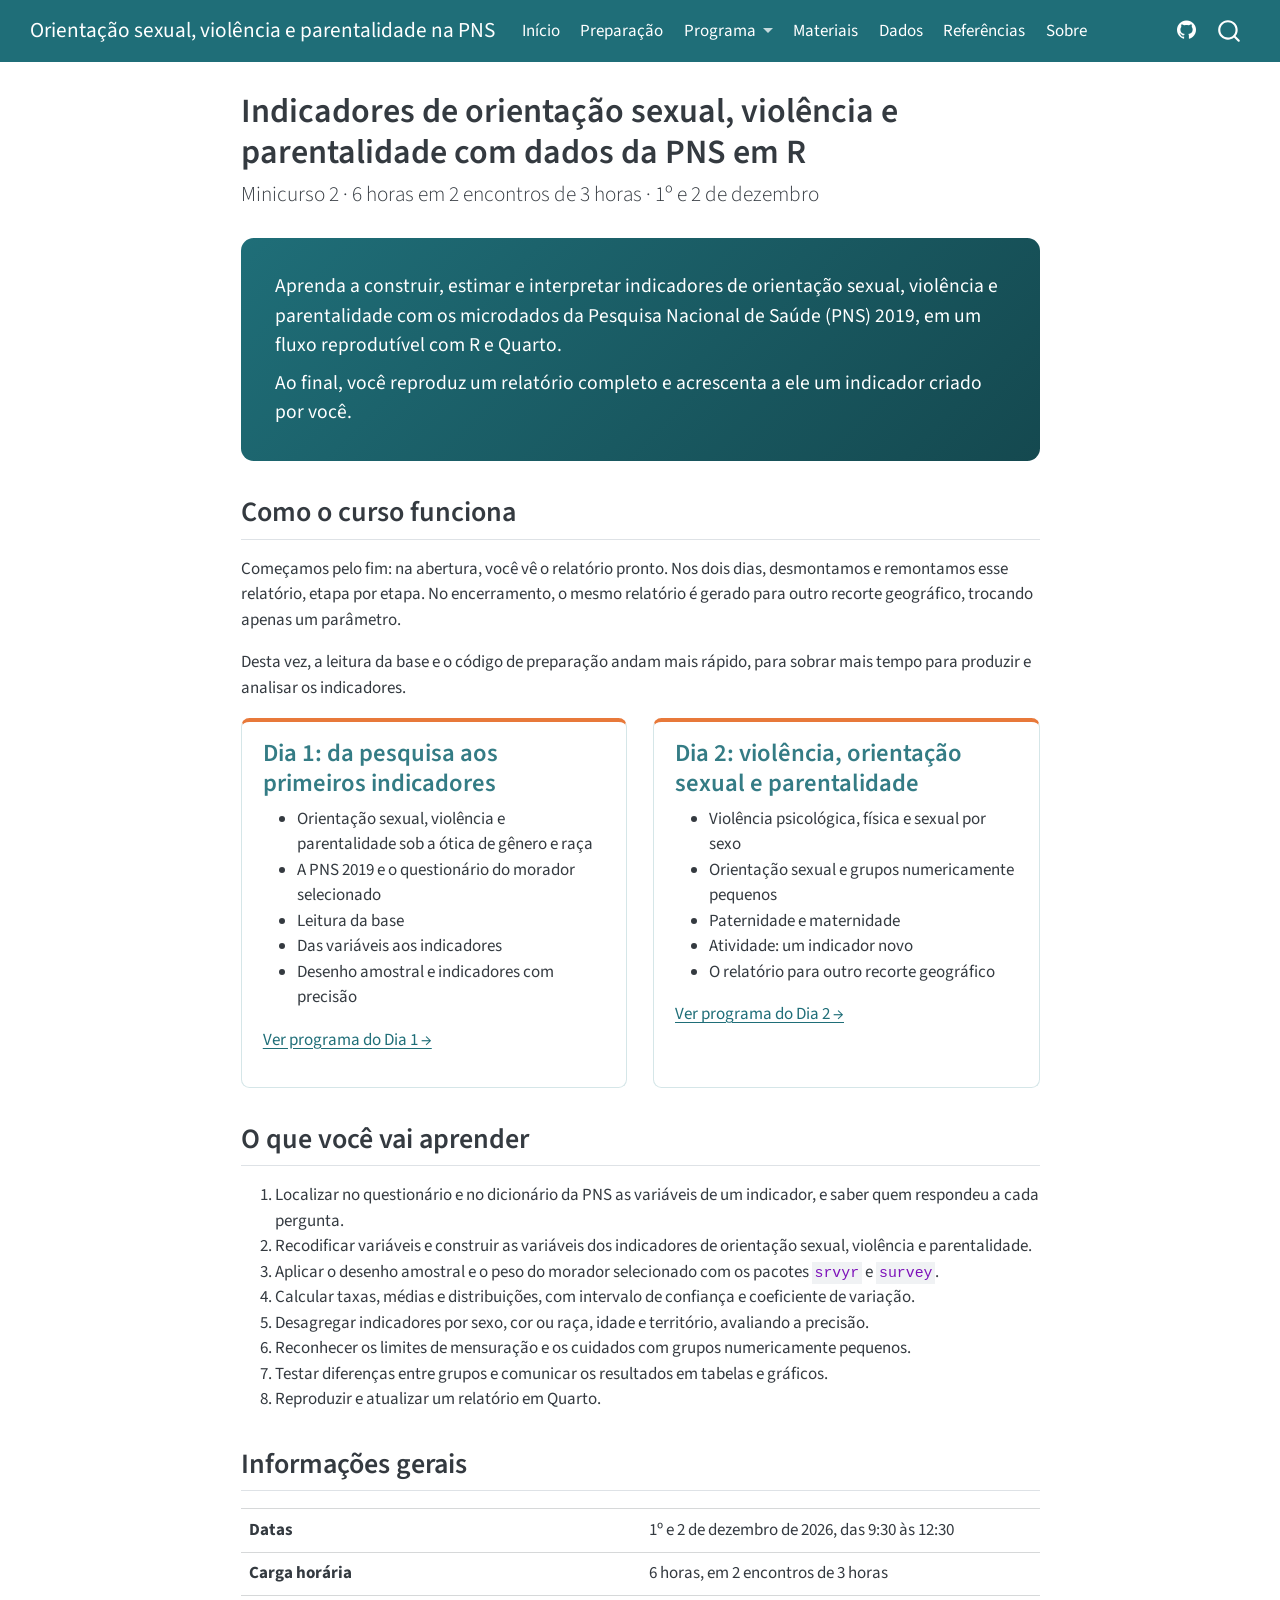
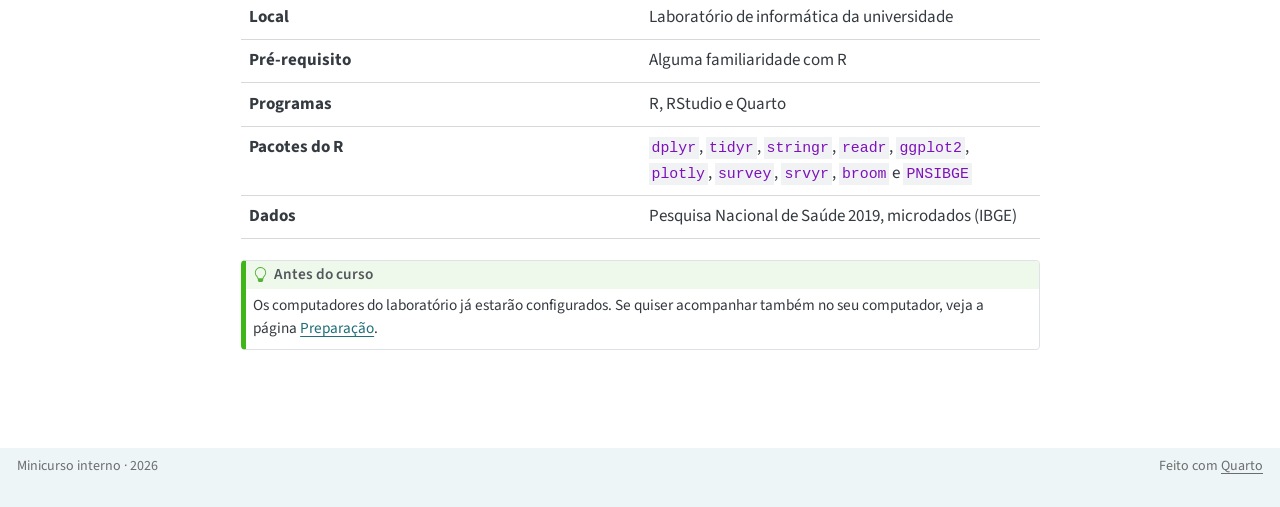
<file: index.html>
<!DOCTYPE html>
<html xmlns="http://www.w3.org/1999/xhtml" lang="pt" xml:lang="pt"><head>

<meta charset="utf-8">
<meta name="generator" content="quarto-1.10.18">

<meta name="viewport" content="width=device-width, initial-scale=1.0, user-scalable=yes">


<title>Indicadores de orientação sexual, violência e parentalidade com dados da PNS em R – Orientação sexual, violência e parentalidade na PNS</title>
<style>
/* Default styles provided by pandoc.
** See https://pandoc.org/MANUAL.html#variables-for-html for config info.
*/
span.smallcaps{font-variant: small-caps;}
div.columns{display: flex; gap: 1.5em;}
div.column{flex: auto;}
@media screen {
div.columns{gap: min(4vw, 1.5em);}
div.column{overflow-x: auto;}
}
div.hanging-indent{margin-left: 1.5em; text-indent: -1.5em;}
ul.task-list{list-style: none;}
ul.task-list li input[type="checkbox"] {
  width: 0.8em;
  margin: 0 0.8em 0.2em -1em; /* quarto-specific, see https://github.com/quarto-dev/quarto-cli/issues/4556 */ 
  vertical-align: middle;
}
</style>


<script src="site_libs/quarto-nav/quarto-nav.js"></script>
<script src="site_libs/quarto-nav/headroom.min.js"></script>
<script src="site_libs/clipboard/clipboard.min.js"></script>
<script src="site_libs/quarto-search/autocomplete.umd.js"></script>
<script src="site_libs/quarto-search/fuse.min.js"></script>
<script src="site_libs/quarto-search/quarto-search.js"></script>
<meta name="quarto:offset" content="./">
<script src="site_libs/quarto-html/quarto.js" type="module"></script>
<script src="site_libs/quarto-html/tabsets/tabsets.js" type="module"></script>
<script src="site_libs/quarto-html/popper.min.js"></script>
<script src="site_libs/quarto-html/tippy.umd.min.js"></script>
<script src="site_libs/quarto-html/anchor.min.js"></script>
<link href="site_libs/quarto-html/tippy.css" rel="stylesheet">
<link href="site_libs/quarto-html/quarto-syntax-highlighting-64a204ab8560d761af7679ceaba22944.css" rel="stylesheet" id="quarto-text-highlighting-styles">
<script src="site_libs/bootstrap/bootstrap.min.js"></script>
<link href="site_libs/bootstrap/bootstrap-icons.css" rel="stylesheet">
<link href="site_libs/bootstrap/bootstrap-81f4f19b85498fea71cac0445b39b2d3.min.css" rel="stylesheet" append-hash="true" id="quarto-bootstrap" data-mode="light">
<script id="quarto-search-options" type="application/json">{
  "location": "navbar",
  "copy-button": false,
  "collapse-after": 3,
  "panel-placement": "end",
  "type": "overlay",
  "limit": 50,
  "keyboard-shortcut": [
    "f",
    "/",
    "s"
  ],
  "show-item-context": false,
  "language": {
    "search-no-results-text": "Nenhum resultado",
    "search-matching-documents-text": "documentos correspondentes",
    "search-copy-link-title": "Copiar link para a busca",
    "search-hide-matches-text": "Esconder correspondências adicionais",
    "search-more-match-text": "mais correspondência neste documento",
    "search-more-matches-text": "mais correspondências neste documento",
    "search-clear-button-title": "Limpar",
    "search-text-placeholder": "",
    "search-detached-cancel-button-title": "Cancelar",
    "search-submit-button-title": "Enviar",
    "search-label": "Procurar"
  }
}</script>


<link rel="stylesheet" href="styles.css">
</head>

<body class="nav-fixed fullcontent quarto-light">

<div id="quarto-search-results"></div>
  <header id="quarto-header" class="headroom fixed-top">
    <nav class="navbar navbar-expand-lg " data-bs-theme="dark">
      <div class="navbar-container container-fluid">
      <div class="navbar-brand-container mx-auto">
    <a class="navbar-brand" href="./index.html">
    <span class="navbar-title">Orientação sexual, violência e parentalidade na PNS</span>
    </a>
  </div>
            <div id="quarto-search" class="" title="Procurar"></div>
          <button class="navbar-toggler" type="button" data-bs-toggle="collapse" data-bs-target="#navbarCollapse" aria-controls="navbarCollapse" role="menu" aria-expanded="false" aria-label="Alternar de navegação" onclick="if (window.quartoToggleHeadroom) { window.quartoToggleHeadroom(); }">
  <span class="navbar-toggler-icon"></span>
</button>
          <div class="collapse navbar-collapse" id="navbarCollapse">
            <ul class="navbar-nav navbar-nav-scroll me-auto">
  <li class="nav-item">
    <a class="nav-link active" href="./index.html" aria-current="page"> 
<span class="menu-text">Início</span></a>
  </li>  
  <li class="nav-item">
    <a class="nav-link" href="./preparacao.html"> 
<span class="menu-text">Preparação</span></a>
  </li>  
  <li class="nav-item dropdown ">
    <a class="nav-link dropdown-toggle" href="#" id="nav-menu-programa" role="link" data-bs-toggle="dropdown" aria-expanded="false">
 <span class="menu-text">Programa</span>
    </a>
    <ul class="dropdown-menu" aria-labelledby="nav-menu-programa">    
        <li>
    <a class="dropdown-item" href="./dia1.html">
 <span class="dropdown-text">Dia 1: da pesquisa aos primeiros indicadores</span></a>
  </li>  
        <li>
    <a class="dropdown-item" href="./dia2.html">
 <span class="dropdown-text">Dia 2: violência, orientação sexual e parentalidade</span></a>
  </li>  
        <li>
    <a class="dropdown-item" href="./relatorio.html">
 <span class="dropdown-text">Relatório</span></a>
  </li>  
    </ul>
  </li>
  <li class="nav-item">
    <a class="nav-link" href="./materiais.html"> 
<span class="menu-text">Materiais</span></a>
  </li>  
  <li class="nav-item">
    <a class="nav-link" href="./dados.html"> 
<span class="menu-text">Dados</span></a>
  </li>  
  <li class="nav-item">
    <a class="nav-link" href="./referencias.html"> 
<span class="menu-text">Referências</span></a>
  </li>  
  <li class="nav-item">
    <a class="nav-link" href="./about.html"> 
<span class="menu-text">Sobre</span></a>
  </li>  
</ul>
            <ul class="navbar-nav navbar-nav-scroll ms-auto">
  <li class="nav-item compact">
    <a class="nav-link" href="https://github.com/LincolnTSilva/saude-sexualidade-pns-2019"> <i class="bi bi-github" role="img" aria-label="Repositório no GitHub">
</i> 
<span class="menu-text"></span></a>
  </li>  
</ul>
          </div> <!-- /navcollapse -->
            <div class="quarto-navbar-tools">
</div>
      </div> <!-- /container-fluid -->
    </nav>
</header>
<!-- content -->
<div id="quarto-content" class="quarto-container page-columns page-rows-contents page-layout-article page-navbar">
<!-- sidebar -->
<!-- margin-sidebar -->
    
<!-- main -->
<main class="content" id="quarto-document-content">

<header id="title-block-header" class="quarto-title-block default">
<div class="quarto-title">
<h1 class="title">Indicadores de orientação sexual, violência e parentalidade com dados da PNS em R</h1>
<p class="subtitle lead">Minicurso 2 · 6 horas em 2 encontros de 3 horas · 1º e 2 de dezembro</p>
</div>



<div class="quarto-title-meta">

    
  
    
  </div>
  


</header>


<div class="destaque">
<p>Aprenda a construir, estimar e interpretar indicadores de orientação sexual, violência e parentalidade com os microdados da Pesquisa Nacional de Saúde (PNS) 2019, em um fluxo reprodutível com R e Quarto.</p>
<p>Ao final, você reproduz um relatório completo e acrescenta a ele um indicador criado por você.</p>
</div>
<section id="como-o-curso-funciona" class="level2">
<h2 class="anchored" data-anchor-id="como-o-curso-funciona">Como o curso funciona</h2>
<p>Começamos pelo fim: na abertura, você vê o relatório pronto. Nos dois dias, desmontamos e remontamos esse relatório, etapa por etapa. No encerramento, o mesmo relatório é gerado para outro recorte geográfico, trocando apenas um parâmetro.</p>
<p>Desta vez, a leitura da base e o código de preparação andam mais rápido, para sobrar mais tempo para produzir e analisar os indicadores.</p>
<div class="grid">
<div class="g-col-12 g-col-md-6">
<section id="dia-1-da-pesquisa-aos-primeiros-indicadores" class="level3 cartao">
<h3 class="anchored" data-anchor-id="dia-1-da-pesquisa-aos-primeiros-indicadores">Dia 1: da pesquisa aos primeiros indicadores</h3>
<ul>
<li>Orientação sexual, violência e parentalidade sob a ótica de gênero e raça</li>
<li>A PNS 2019 e o questionário do morador selecionado</li>
<li>Leitura da base</li>
<li>Das variáveis aos indicadores</li>
<li>Desenho amostral e indicadores com precisão</li>
</ul>
<p><a href="./dia1.html">Ver programa do Dia 1 →</a></p>
</section>
</div>
<div class="g-col-12 g-col-md-6">
<section id="dia-2-violência-orientação-sexual-e-parentalidade" class="level3 cartao">
<h3 class="anchored" data-anchor-id="dia-2-violência-orientação-sexual-e-parentalidade">Dia 2: violência, orientação sexual e parentalidade</h3>
<ul>
<li>Violência psicológica, física e sexual por sexo</li>
<li>Orientação sexual e grupos numericamente pequenos</li>
<li>Paternidade e maternidade</li>
<li>Atividade: um indicador novo</li>
<li>O relatório para outro recorte geográfico</li>
</ul>
<p><a href="./dia2.html">Ver programa do Dia 2 →</a></p>
</section>
</div>
</div>
</section>
<section id="o-que-você-vai-aprender" class="level2">
<h2 class="anchored" data-anchor-id="o-que-você-vai-aprender">O que você vai aprender</h2>
<ol type="1">
<li>Localizar no questionário e no dicionário da PNS as variáveis de um indicador, e saber quem respondeu a cada pergunta.</li>
<li>Recodificar variáveis e construir as variáveis dos indicadores de orientação sexual, violência e parentalidade.</li>
<li>Aplicar o desenho amostral e o peso do morador selecionado com os pacotes <code>srvyr</code> e <code>survey</code>.</li>
<li>Calcular taxas, médias e distribuições, com intervalo de confiança e coeficiente de variação.</li>
<li>Desagregar indicadores por sexo, cor ou raça, idade e território, avaliando a precisão.</li>
<li>Reconhecer os limites de mensuração e os cuidados com grupos numericamente pequenos.</li>
<li>Testar diferenças entre grupos e comunicar os resultados em tabelas e gráficos.</li>
<li>Reproduzir e atualizar um relatório em Quarto.</li>
</ol>
</section>
<section id="informações-gerais" class="level2">
<h2 class="anchored" data-anchor-id="informações-gerais">Informações gerais</h2>
<table class="caption-top table">
<colgroup>
<col style="width: 50%">
<col style="width: 50%">
</colgroup>
<tbody>
<tr class="odd">
<td><strong>Datas</strong></td>
<td>1º e 2 de dezembro de 2026, das 9:30 às 12:30</td>
</tr>
<tr class="even">
<td><strong>Carga horária</strong></td>
<td>6 horas, em 2 encontros de 3 horas</td>
</tr>
<tr class="odd">
<td><strong>Local</strong></td>
<td>Laboratório de informática da universidade</td>
</tr>
<tr class="even">
<td><strong>Pré-requisito</strong></td>
<td>Alguma familiaridade com R</td>
</tr>
<tr class="odd">
<td><strong>Programas</strong></td>
<td>R, RStudio e Quarto</td>
</tr>
<tr class="even">
<td><strong>Pacotes do R</strong></td>
<td><code>dplyr</code>, <code>tidyr</code>, <code>stringr</code>, <code>readr</code>, <code>ggplot2</code>, <code>plotly</code>, <code>survey</code>, <code>srvyr</code>, <code>broom</code> e <code>PNSIBGE</code></td>
</tr>
<tr class="odd">
<td><strong>Dados</strong></td>
<td>Pesquisa Nacional de Saúde 2019, microdados (IBGE)</td>
</tr>
</tbody>
</table>
<div class="callout callout-style-default callout-tip callout-titled">
<div class="callout-header d-flex align-content-center">
<div class="callout-icon-container">
<i class="callout-icon"></i>
</div>
<div class="callout-title-container flex-fill">
<span class="screen-reader-only">Dica</span>Antes do curso
</div>
</div>
<div class="callout-body-container callout-body">
<p>Os computadores do laboratório já estarão configurados. Se quiser acompanhar também no seu computador, veja a página <a href="./preparacao.html">Preparação</a>.</p>
</div>
</div>


</section>

<a onclick="window.scrollTo(0, 0); return false;" role="button" id="quarto-back-to-top"><i class="bi bi-arrow-up"></i> De volta ao topo</a></main> <!-- /main -->
<script id="quarto-html-after-body" type="application/javascript">
  window.document.addEventListener("DOMContentLoaded", function (event) {
    const icon = "";
    const anchorJS = new window.AnchorJS();
    anchorJS.options = {
      placement: 'right',
      icon: icon
    };
    anchorJS.add('.anchored');
    const isCodeAnnotation = (el) => {
      for (const clz of el.classList) {
        if (clz.startsWith('code-annotation-')) {                     
          return true;
        }
      }
      return false;
    }
    const onCopySuccess = function(e) {
      // button target
      const button = e.trigger;
      // don't keep focus
      button.blur();
      // flash "checked"
      button.classList.add('code-copy-button-checked');
      var currentTitle = button.getAttribute("title");
      button.setAttribute("title", "Copiada");
      let tooltip;
      if (window.bootstrap) {
        button.setAttribute("data-bs-toggle", "tooltip");
        button.setAttribute("data-bs-placement", "left");
        button.setAttribute("data-bs-title", "Copiada");
        tooltip = new bootstrap.Tooltip(button, 
          { trigger: "manual", 
            customClass: "code-copy-button-tooltip",
            offset: [0, -8]});
        tooltip.show();    
      }
      setTimeout(function() {
        if (tooltip) {
          tooltip.hide();
          button.removeAttribute("data-bs-title");
          button.removeAttribute("data-bs-toggle");
          button.removeAttribute("data-bs-placement");
        }
        button.setAttribute("title", currentTitle);
        button.classList.remove('code-copy-button-checked');
      }, 1000);
      // clear code selection
      e.clearSelection();
    }
    const getTextToCopy = function(trigger) {
      const outerScaffold = trigger.parentElement.cloneNode(true);
      const codeEl = outerScaffold.querySelector('code');
      for (const childEl of codeEl.children) {
        if (isCodeAnnotation(childEl)) {
          childEl.remove();
        }
      }
      return codeEl.innerText;
    }
    const clipboard = new window.ClipboardJS('.code-copy-button:not([data-in-quarto-modal])', {
      text: getTextToCopy
    });
    clipboard.on('success', onCopySuccess);
    if (window.document.getElementById('quarto-embedded-source-code-modal')) {
      const clipboardModal = new window.ClipboardJS('.code-copy-button[data-in-quarto-modal]', {
        text: getTextToCopy,
        container: window.document.getElementById('quarto-embedded-source-code-modal')
      });
      clipboardModal.on('success', onCopySuccess);
    }
      var localhostRegex = new RegExp(/^(?:http|https):\/\/localhost\:?[0-9]*\//);
      var mailtoRegex = new RegExp(/^mailto:/);
        var filterRegex = new RegExp("https:\/\/lincolntsilva\.github\.io\/saude-sexualidade-pns-2019\/");
      var isInternal = (href) => {
          return filterRegex.test(href) || localhostRegex.test(href) || mailtoRegex.test(href);
      }
      // Inspect non-navigation links and adorn them if external
     var links = window.document.querySelectorAll('a[href]:not(.nav-link):not(.navbar-brand):not(.toc-action):not(.sidebar-link):not(.sidebar-item-toggle):not(.pagination-link):not(.no-external):not([aria-hidden]):not(.dropdown-item):not(.quarto-navigation-tool):not(.about-link)');
      for (var i=0; i<links.length; i++) {
        const link = links[i];
        if (!isInternal(link.href)) {
          // undo the damage that might have been done by quarto-nav.js in the case of
          // links that we want to consider external
          if (link.dataset.originalHref !== undefined) {
            link.href = link.dataset.originalHref;
          }
        }
      }
    function tippyHover(el, contentFn, onTriggerFn, onUntriggerFn) {
      const config = {
        allowHTML: true,
        maxWidth: 500,
        delay: 100,
        arrow: false,
        appendTo: function(el) {
            return el.parentElement;
        },
        interactive: true,
        interactiveBorder: 10,
        theme: 'quarto',
        placement: 'bottom-start',
      };
      if (contentFn) {
        config.content = contentFn;
      }
      if (onTriggerFn) {
        config.onTrigger = onTriggerFn;
      }
      if (onUntriggerFn) {
        config.onUntrigger = onUntriggerFn;
      }
      window.tippy(el, config); 
    }
    const noterefs = window.document.querySelectorAll('a[role="doc-noteref"]');
    for (var i=0; i<noterefs.length; i++) {
      const ref = noterefs[i];
      tippyHover(ref, function() {
        // use id or data attribute instead here
        let href = ref.getAttribute('data-footnote-href') || ref.getAttribute('href');
        try { href = new URL(href).hash; } catch {}
        const id = href.replace(/^#\/?/, "");
        const note = window.document.getElementById(id);
        if (note) {
          return note.innerHTML;
        } else {
          return "";
        }
      });
    }
    const xrefs = window.document.querySelectorAll('a.quarto-xref');
    const processXRef = (id, note) => {
      // Strip column container classes
      const stripColumnClz = (el) => {
        el.classList.remove("page-full", "page-columns");
        if (el.children) {
          for (const child of el.children) {
            stripColumnClz(child);
          }
        }
      }
      stripColumnClz(note)
      if (id === null || id.startsWith('sec-')) {
        // Special case sections, only their first couple elements
        const container = document.createElement("div");
        if (note.children && note.children.length > 2) {
          container.appendChild(note.children[0].cloneNode(true));
          for (let i = 1; i < note.children.length; i++) {
            const child = note.children[i];
            if (child.tagName === "P" && child.innerText === "") {
              continue;
            } else {
              container.appendChild(child.cloneNode(true));
              break;
            }
          }
          if (window.Quarto?.typesetMath) {
            window.Quarto.typesetMath(container);
          }
          return container.innerHTML
        } else {
          if (window.Quarto?.typesetMath) {
            window.Quarto.typesetMath(note);
          }
          return note.innerHTML;
        }
      } else {
        // Remove any anchor links if they are present
        const anchorLink = note.querySelector('a.anchorjs-link');
        if (anchorLink) {
          anchorLink.remove();
        }
        if (window.Quarto?.typesetMath) {
          window.Quarto.typesetMath(note);
        }
        if (note.classList.contains("callout")) {
          return note.outerHTML;
        } else {
          return note.innerHTML;
        }
      }
    }
    for (var i=0; i<xrefs.length; i++) {
      const xref = xrefs[i];
      tippyHover(xref, undefined, function(instance) {
        instance.disable();
        let url = xref.getAttribute('href');
        let hash = undefined; 
        if (url.startsWith('#')) {
          hash = url;
        } else {
          try { hash = new URL(url).hash; } catch {}
        }
        if (hash) {
          const id = hash.replace(/^#\/?/, "");
          const note = window.document.getElementById(id);
          if (note !== null) {
            try {
              const html = processXRef(id, note.cloneNode(true));
              instance.setContent(html);
            } finally {
              instance.enable();
              instance.show();
            }
          } else {
            // See if we can fetch this
            fetch(url.split('#')[0])
            .then(res => res.text())
            .then(html => {
              const parser = new DOMParser();
              const htmlDoc = parser.parseFromString(html, "text/html");
              const note = htmlDoc.getElementById(id);
              if (note !== null) {
                const html = processXRef(id, note);
                instance.setContent(html);
              } 
            }).finally(() => {
              instance.enable();
              instance.show();
            });
          }
        } else {
          // See if we can fetch a full url (with no hash to target)
          // This is a special case and we should probably do some content thinning / targeting
          fetch(url)
          .then(res => res.text())
          .then(html => {
            const parser = new DOMParser();
            const htmlDoc = parser.parseFromString(html, "text/html");
            const note = htmlDoc.querySelector('main.content');
            if (note !== null) {
              // This should only happen for chapter cross references
              // (since there is no id in the URL)
              // remove the first header
              if (note.children.length > 0 && note.children[0].tagName === "HEADER") {
                note.children[0].remove();
              }
              const html = processXRef(null, note);
              instance.setContent(html);
            } 
          }).finally(() => {
            instance.enable();
            instance.show();
          });
        }
      }, function(instance) {
      });
    }
        let selectedAnnoteEl;
        const selectorForAnnotation = ( cell, annotation) => {
          let cellAttr = 'data-code-cell="' + cell + '"';
          let lineAttr = 'data-code-annotation="' +  annotation + '"';
          const selector = 'span[' + cellAttr + '][' + lineAttr + ']';
          return selector;
        }
        const selectCodeLines = (annoteEl) => {
          const doc = window.document;
          const targetCell = annoteEl.getAttribute("data-target-cell");
          const targetAnnotation = annoteEl.getAttribute("data-target-annotation");
          const annoteSpan = window.document.querySelector(selectorForAnnotation(targetCell, targetAnnotation));
          const lines = annoteSpan.getAttribute("data-code-lines").split(",");
          const lineIds = lines.map((line) => {
            return targetCell + "-" + line;
          })
          let top = null;
          let height = null;
          let parent = null;
          if (lineIds.length > 0) {
              //compute the position of the single el (top and bottom and make a div)
              const el = window.document.getElementById(lineIds[0]);
              top = el.offsetTop;
              height = el.offsetHeight;
              parent = el.parentElement.parentElement;
            if (lineIds.length > 1) {
              const lastEl = window.document.getElementById(lineIds[lineIds.length - 1]);
              const bottom = lastEl.offsetTop + lastEl.offsetHeight;
              height = bottom - top;
            }
            if (top !== null && height !== null && parent !== null) {
              // cook up a div (if necessary) and position it 
              let div = window.document.getElementById("code-annotation-line-highlight");
              if (div === null) {
                div = window.document.createElement("div");
                div.setAttribute("id", "code-annotation-line-highlight");
                div.style.position = 'absolute';
                parent.appendChild(div);
              }
              div.style.top = top - 2 + "px";
              div.style.height = height + 4 + "px";
              div.style.left = 0;
              let gutterDiv = window.document.getElementById("code-annotation-line-highlight-gutter");
              if (gutterDiv === null) {
                gutterDiv = window.document.createElement("div");
                gutterDiv.setAttribute("id", "code-annotation-line-highlight-gutter");
                gutterDiv.style.position = 'absolute';
                const codeCell = window.document.getElementById(targetCell);
                const gutter = codeCell.querySelector('.code-annotation-gutter');
                gutter.appendChild(gutterDiv);
              }
              gutterDiv.style.top = top - 2 + "px";
              gutterDiv.style.height = height + 4 + "px";
            }
            selectedAnnoteEl = annoteEl;
          }
        };
        const unselectCodeLines = () => {
          const elementsIds = ["code-annotation-line-highlight", "code-annotation-line-highlight-gutter"];
          elementsIds.forEach((elId) => {
            const div = window.document.getElementById(elId);
            if (div) {
              div.remove();
            }
          });
          selectedAnnoteEl = undefined;
        };
          // Handle positioning of the toggle
      window.addEventListener(
        "resize",
        throttle(() => {
          elRect = undefined;
          if (selectedAnnoteEl) {
            selectCodeLines(selectedAnnoteEl);
          }
        }, 10)
      );
      function throttle(fn, ms) {
      let throttle = false;
      let timer;
        return (...args) => {
          if(!throttle) { // first call gets through
              fn.apply(this, args);
              throttle = true;
          } else { // all the others get throttled
              if(timer) clearTimeout(timer); // cancel #2
              timer = setTimeout(() => {
                fn.apply(this, args);
                timer = throttle = false;
              }, ms);
          }
        };
      }
        // Attach click handler to the DT
        const annoteDls = window.document.querySelectorAll('dt[data-target-cell]');
        for (const annoteDlNode of annoteDls) {
          annoteDlNode.addEventListener('click', (event) => {
            const clickedEl = event.target;
            if (clickedEl !== selectedAnnoteEl) {
              unselectCodeLines();
              const activeEl = window.document.querySelector('dt[data-target-cell].code-annotation-active');
              if (activeEl) {
                activeEl.classList.remove('code-annotation-active');
              }
              selectCodeLines(clickedEl);
              clickedEl.classList.add('code-annotation-active');
            } else {
              // Unselect the line
              unselectCodeLines();
              clickedEl.classList.remove('code-annotation-active');
            }
          });
        }
    const findCites = (el) => {
      const parentEl = el.parentElement;
      if (parentEl) {
        const cites = parentEl.dataset.cites;
        if (cites) {
          return {
            el,
            cites: cites.split(' ')
          };
        } else {
          return findCites(el.parentElement)
        }
      } else {
        return undefined;
      }
    };
    var bibliorefs = window.document.querySelectorAll('a[role="doc-biblioref"]');
    for (var i=0; i<bibliorefs.length; i++) {
      const ref = bibliorefs[i];
      const citeInfo = findCites(ref);
      if (citeInfo) {
        tippyHover(citeInfo.el, function() {
          var popup = window.document.createElement('div');
          citeInfo.cites.forEach(function(cite) {
            var citeDiv = window.document.createElement('div');
            citeDiv.classList.add('hanging-indent');
            citeDiv.classList.add('csl-entry');
            var biblioDiv = window.document.getElementById('ref-' + cite);
            if (biblioDiv) {
              citeDiv.innerHTML = biblioDiv.innerHTML;
            }
            popup.appendChild(citeDiv);
          });
          return popup.innerHTML;
        });
      }
    }
  });
  </script>
</div> <!-- /content -->
<footer class="footer">
  <div class="nav-footer">
    <div class="nav-footer-left">
<p>Minicurso interno · 2026</p>
</div>   
    <div class="nav-footer-center">
      &nbsp;
    </div>
    <div class="nav-footer-right">
<p>Feito com <a href="https://quarto.org">Quarto</a></p>
</div>
  </div>
</footer>




</body></html>
</file>
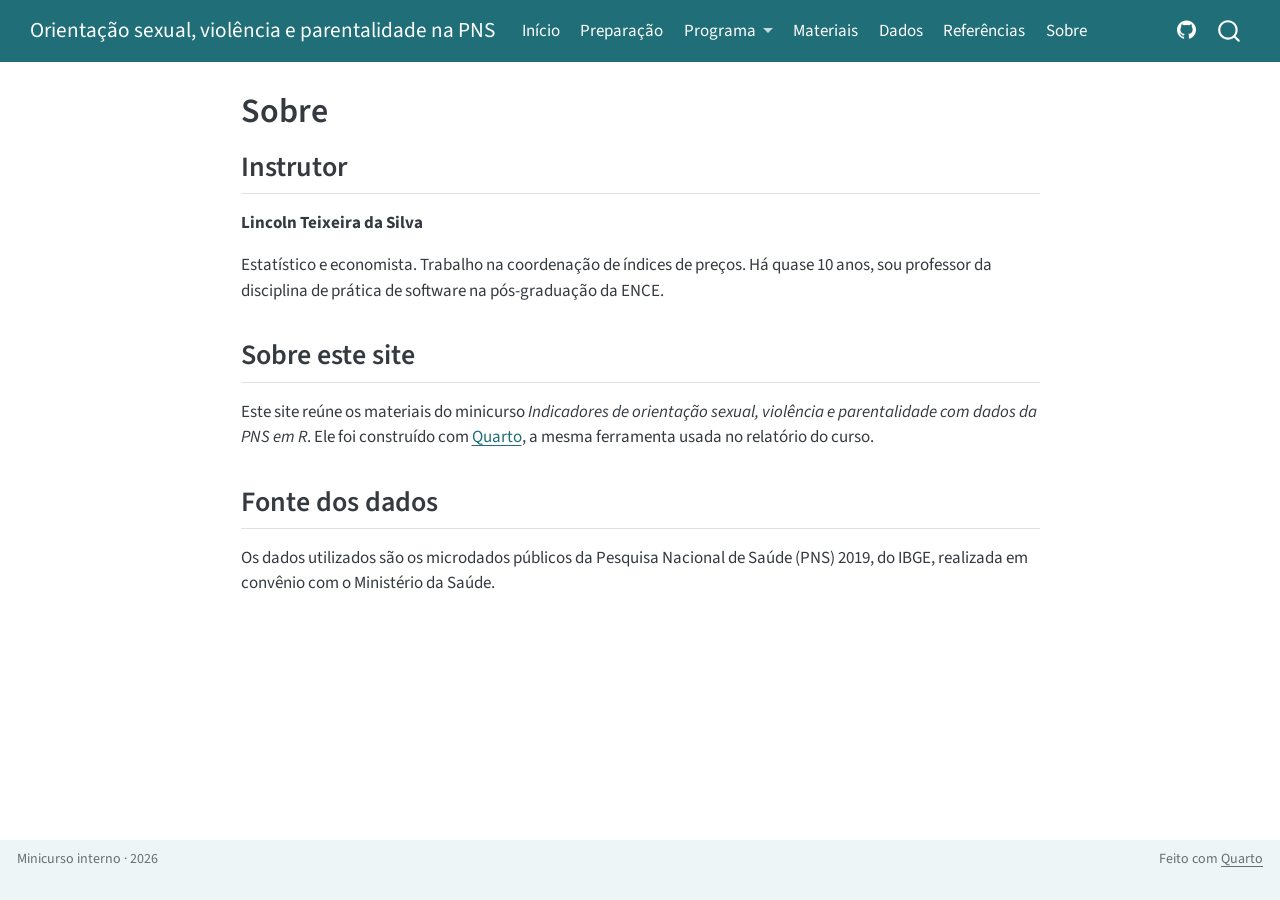
<file: about.html>
<!DOCTYPE html>
<html xmlns="http://www.w3.org/1999/xhtml" lang="pt" xml:lang="pt"><head>

<meta charset="utf-8">
<meta name="generator" content="quarto-1.10.18">

<meta name="viewport" content="width=device-width, initial-scale=1.0, user-scalable=yes">


<title>Sobre – Orientação sexual, violência e parentalidade na PNS</title>
<style>
/* Default styles provided by pandoc.
** See https://pandoc.org/MANUAL.html#variables-for-html for config info.
*/
span.smallcaps{font-variant: small-caps;}
div.columns{display: flex; gap: 1.5em;}
div.column{flex: auto;}
@media screen {
div.columns{gap: min(4vw, 1.5em);}
div.column{overflow-x: auto;}
}
div.hanging-indent{margin-left: 1.5em; text-indent: -1.5em;}
ul.task-list{list-style: none;}
ul.task-list li input[type="checkbox"] {
  width: 0.8em;
  margin: 0 0.8em 0.2em -1em; /* quarto-specific, see https://github.com/quarto-dev/quarto-cli/issues/4556 */ 
  vertical-align: middle;
}
</style>


<script src="site_libs/quarto-nav/quarto-nav.js"></script>
<script src="site_libs/quarto-nav/headroom.min.js"></script>
<script src="site_libs/clipboard/clipboard.min.js"></script>
<script src="site_libs/quarto-search/autocomplete.umd.js"></script>
<script src="site_libs/quarto-search/fuse.min.js"></script>
<script src="site_libs/quarto-search/quarto-search.js"></script>
<meta name="quarto:offset" content="./">
<script src="site_libs/quarto-html/quarto.js" type="module"></script>
<script src="site_libs/quarto-html/tabsets/tabsets.js" type="module"></script>
<script src="site_libs/quarto-html/popper.min.js"></script>
<script src="site_libs/quarto-html/tippy.umd.min.js"></script>
<script src="site_libs/quarto-html/anchor.min.js"></script>
<link href="site_libs/quarto-html/tippy.css" rel="stylesheet">
<link href="site_libs/quarto-html/quarto-syntax-highlighting-64a204ab8560d761af7679ceaba22944.css" rel="stylesheet" id="quarto-text-highlighting-styles">
<script src="site_libs/bootstrap/bootstrap.min.js"></script>
<link href="site_libs/bootstrap/bootstrap-icons.css" rel="stylesheet">
<link href="site_libs/bootstrap/bootstrap-81f4f19b85498fea71cac0445b39b2d3.min.css" rel="stylesheet" append-hash="true" id="quarto-bootstrap" data-mode="light">
<script id="quarto-search-options" type="application/json">{
  "location": "navbar",
  "copy-button": false,
  "collapse-after": 3,
  "panel-placement": "end",
  "type": "overlay",
  "limit": 50,
  "keyboard-shortcut": [
    "f",
    "/",
    "s"
  ],
  "show-item-context": false,
  "language": {
    "search-no-results-text": "Nenhum resultado",
    "search-matching-documents-text": "documentos correspondentes",
    "search-copy-link-title": "Copiar link para a busca",
    "search-hide-matches-text": "Esconder correspondências adicionais",
    "search-more-match-text": "mais correspondência neste documento",
    "search-more-matches-text": "mais correspondências neste documento",
    "search-clear-button-title": "Limpar",
    "search-text-placeholder": "",
    "search-detached-cancel-button-title": "Cancelar",
    "search-submit-button-title": "Enviar",
    "search-label": "Procurar"
  }
}</script>


<link rel="stylesheet" href="styles.css">
</head>

<body class="nav-fixed fullcontent quarto-light">

<div id="quarto-search-results"></div>
  <header id="quarto-header" class="headroom fixed-top">
    <nav class="navbar navbar-expand-lg " data-bs-theme="dark">
      <div class="navbar-container container-fluid">
      <div class="navbar-brand-container mx-auto">
    <a class="navbar-brand" href="./index.html">
    <span class="navbar-title">Orientação sexual, violência e parentalidade na PNS</span>
    </a>
  </div>
            <div id="quarto-search" class="" title="Procurar"></div>
          <button class="navbar-toggler" type="button" data-bs-toggle="collapse" data-bs-target="#navbarCollapse" aria-controls="navbarCollapse" role="menu" aria-expanded="false" aria-label="Alternar de navegação" onclick="if (window.quartoToggleHeadroom) { window.quartoToggleHeadroom(); }">
  <span class="navbar-toggler-icon"></span>
</button>
          <div class="collapse navbar-collapse" id="navbarCollapse">
            <ul class="navbar-nav navbar-nav-scroll me-auto">
  <li class="nav-item">
    <a class="nav-link" href="./index.html"> 
<span class="menu-text">Início</span></a>
  </li>  
  <li class="nav-item">
    <a class="nav-link" href="./preparacao.html"> 
<span class="menu-text">Preparação</span></a>
  </li>  
  <li class="nav-item dropdown ">
    <a class="nav-link dropdown-toggle" href="#" id="nav-menu-programa" role="link" data-bs-toggle="dropdown" aria-expanded="false">
 <span class="menu-text">Programa</span>
    </a>
    <ul class="dropdown-menu" aria-labelledby="nav-menu-programa">    
        <li>
    <a class="dropdown-item" href="./dia1.html">
 <span class="dropdown-text">Dia 1: da pesquisa aos primeiros indicadores</span></a>
  </li>  
        <li>
    <a class="dropdown-item" href="./dia2.html">
 <span class="dropdown-text">Dia 2: violência, orientação sexual e parentalidade</span></a>
  </li>  
        <li>
    <a class="dropdown-item" href="./relatorio.html">
 <span class="dropdown-text">Relatório</span></a>
  </li>  
    </ul>
  </li>
  <li class="nav-item">
    <a class="nav-link" href="./materiais.html"> 
<span class="menu-text">Materiais</span></a>
  </li>  
  <li class="nav-item">
    <a class="nav-link" href="./dados.html"> 
<span class="menu-text">Dados</span></a>
  </li>  
  <li class="nav-item">
    <a class="nav-link" href="./referencias.html"> 
<span class="menu-text">Referências</span></a>
  </li>  
  <li class="nav-item">
    <a class="nav-link active" href="./about.html" aria-current="page"> 
<span class="menu-text">Sobre</span></a>
  </li>  
</ul>
            <ul class="navbar-nav navbar-nav-scroll ms-auto">
  <li class="nav-item compact">
    <a class="nav-link" href="https://github.com/LincolnTSilva/saude-sexualidade-pns-2019"> <i class="bi bi-github" role="img" aria-label="Repositório no GitHub">
</i> 
<span class="menu-text"></span></a>
  </li>  
</ul>
          </div> <!-- /navcollapse -->
            <div class="quarto-navbar-tools">
</div>
      </div> <!-- /container-fluid -->
    </nav>
</header>
<!-- content -->
<div id="quarto-content" class="quarto-container page-columns page-rows-contents page-layout-article page-navbar">
<!-- sidebar -->
<!-- margin-sidebar -->
    
<!-- main -->
<main class="content" id="quarto-document-content">

<header id="title-block-header" class="quarto-title-block default">
<div class="quarto-title">
<h1 class="title">Sobre</h1>
</div>



<div class="quarto-title-meta">

    
  
    
  </div>
  


</header>


<section id="instrutor" class="level2">
<h2 class="anchored" data-anchor-id="instrutor">Instrutor</h2>
<p><strong>Lincoln Teixeira da Silva</strong></p>
<p>Estatístico e economista. Trabalho na coordenação de índices de preços. Há quase 10 anos, sou professor da disciplina de prática de software na pós-graduação da ENCE.</p>
</section>
<section id="sobre-este-site" class="level2">
<h2 class="anchored" data-anchor-id="sobre-este-site">Sobre este site</h2>
<p>Este site reúne os materiais do minicurso <em>Indicadores de orientação sexual, violência e parentalidade com dados da PNS em R</em>. Ele foi construído com <a href="https://quarto.org">Quarto</a>, a mesma ferramenta usada no relatório do curso.</p>
</section>
<section id="fonte-dos-dados" class="level2">
<h2 class="anchored" data-anchor-id="fonte-dos-dados">Fonte dos dados</h2>
<p>Os dados utilizados são os microdados públicos da Pesquisa Nacional de Saúde (PNS) 2019, do IBGE, realizada em convênio com o Ministério da Saúde.</p>


</section>

<a onclick="window.scrollTo(0, 0); return false;" role="button" id="quarto-back-to-top"><i class="bi bi-arrow-up"></i> De volta ao topo</a></main> <!-- /main -->
<script id="quarto-html-after-body" type="application/javascript">
  window.document.addEventListener("DOMContentLoaded", function (event) {
    const icon = "";
    const anchorJS = new window.AnchorJS();
    anchorJS.options = {
      placement: 'right',
      icon: icon
    };
    anchorJS.add('.anchored');
    const isCodeAnnotation = (el) => {
      for (const clz of el.classList) {
        if (clz.startsWith('code-annotation-')) {                     
          return true;
        }
      }
      return false;
    }
    const onCopySuccess = function(e) {
      // button target
      const button = e.trigger;
      // don't keep focus
      button.blur();
      // flash "checked"
      button.classList.add('code-copy-button-checked');
      var currentTitle = button.getAttribute("title");
      button.setAttribute("title", "Copiada");
      let tooltip;
      if (window.bootstrap) {
        button.setAttribute("data-bs-toggle", "tooltip");
        button.setAttribute("data-bs-placement", "left");
        button.setAttribute("data-bs-title", "Copiada");
        tooltip = new bootstrap.Tooltip(button, 
          { trigger: "manual", 
            customClass: "code-copy-button-tooltip",
            offset: [0, -8]});
        tooltip.show();    
      }
      setTimeout(function() {
        if (tooltip) {
          tooltip.hide();
          button.removeAttribute("data-bs-title");
          button.removeAttribute("data-bs-toggle");
          button.removeAttribute("data-bs-placement");
        }
        button.setAttribute("title", currentTitle);
        button.classList.remove('code-copy-button-checked');
      }, 1000);
      // clear code selection
      e.clearSelection();
    }
    const getTextToCopy = function(trigger) {
      const outerScaffold = trigger.parentElement.cloneNode(true);
      const codeEl = outerScaffold.querySelector('code');
      for (const childEl of codeEl.children) {
        if (isCodeAnnotation(childEl)) {
          childEl.remove();
        }
      }
      return codeEl.innerText;
    }
    const clipboard = new window.ClipboardJS('.code-copy-button:not([data-in-quarto-modal])', {
      text: getTextToCopy
    });
    clipboard.on('success', onCopySuccess);
    if (window.document.getElementById('quarto-embedded-source-code-modal')) {
      const clipboardModal = new window.ClipboardJS('.code-copy-button[data-in-quarto-modal]', {
        text: getTextToCopy,
        container: window.document.getElementById('quarto-embedded-source-code-modal')
      });
      clipboardModal.on('success', onCopySuccess);
    }
      var localhostRegex = new RegExp(/^(?:http|https):\/\/localhost\:?[0-9]*\//);
      var mailtoRegex = new RegExp(/^mailto:/);
        var filterRegex = new RegExp("https:\/\/lincolntsilva\.github\.io\/saude-sexualidade-pns-2019\/");
      var isInternal = (href) => {
          return filterRegex.test(href) || localhostRegex.test(href) || mailtoRegex.test(href);
      }
      // Inspect non-navigation links and adorn them if external
     var links = window.document.querySelectorAll('a[href]:not(.nav-link):not(.navbar-brand):not(.toc-action):not(.sidebar-link):not(.sidebar-item-toggle):not(.pagination-link):not(.no-external):not([aria-hidden]):not(.dropdown-item):not(.quarto-navigation-tool):not(.about-link)');
      for (var i=0; i<links.length; i++) {
        const link = links[i];
        if (!isInternal(link.href)) {
          // undo the damage that might have been done by quarto-nav.js in the case of
          // links that we want to consider external
          if (link.dataset.originalHref !== undefined) {
            link.href = link.dataset.originalHref;
          }
        }
      }
    function tippyHover(el, contentFn, onTriggerFn, onUntriggerFn) {
      const config = {
        allowHTML: true,
        maxWidth: 500,
        delay: 100,
        arrow: false,
        appendTo: function(el) {
            return el.parentElement;
        },
        interactive: true,
        interactiveBorder: 10,
        theme: 'quarto',
        placement: 'bottom-start',
      };
      if (contentFn) {
        config.content = contentFn;
      }
      if (onTriggerFn) {
        config.onTrigger = onTriggerFn;
      }
      if (onUntriggerFn) {
        config.onUntrigger = onUntriggerFn;
      }
      window.tippy(el, config); 
    }
    const noterefs = window.document.querySelectorAll('a[role="doc-noteref"]');
    for (var i=0; i<noterefs.length; i++) {
      const ref = noterefs[i];
      tippyHover(ref, function() {
        // use id or data attribute instead here
        let href = ref.getAttribute('data-footnote-href') || ref.getAttribute('href');
        try { href = new URL(href).hash; } catch {}
        const id = href.replace(/^#\/?/, "");
        const note = window.document.getElementById(id);
        if (note) {
          return note.innerHTML;
        } else {
          return "";
        }
      });
    }
    const xrefs = window.document.querySelectorAll('a.quarto-xref');
    const processXRef = (id, note) => {
      // Strip column container classes
      const stripColumnClz = (el) => {
        el.classList.remove("page-full", "page-columns");
        if (el.children) {
          for (const child of el.children) {
            stripColumnClz(child);
          }
        }
      }
      stripColumnClz(note)
      if (id === null || id.startsWith('sec-')) {
        // Special case sections, only their first couple elements
        const container = document.createElement("div");
        if (note.children && note.children.length > 2) {
          container.appendChild(note.children[0].cloneNode(true));
          for (let i = 1; i < note.children.length; i++) {
            const child = note.children[i];
            if (child.tagName === "P" && child.innerText === "") {
              continue;
            } else {
              container.appendChild(child.cloneNode(true));
              break;
            }
          }
          if (window.Quarto?.typesetMath) {
            window.Quarto.typesetMath(container);
          }
          return container.innerHTML
        } else {
          if (window.Quarto?.typesetMath) {
            window.Quarto.typesetMath(note);
          }
          return note.innerHTML;
        }
      } else {
        // Remove any anchor links if they are present
        const anchorLink = note.querySelector('a.anchorjs-link');
        if (anchorLink) {
          anchorLink.remove();
        }
        if (window.Quarto?.typesetMath) {
          window.Quarto.typesetMath(note);
        }
        if (note.classList.contains("callout")) {
          return note.outerHTML;
        } else {
          return note.innerHTML;
        }
      }
    }
    for (var i=0; i<xrefs.length; i++) {
      const xref = xrefs[i];
      tippyHover(xref, undefined, function(instance) {
        instance.disable();
        let url = xref.getAttribute('href');
        let hash = undefined; 
        if (url.startsWith('#')) {
          hash = url;
        } else {
          try { hash = new URL(url).hash; } catch {}
        }
        if (hash) {
          const id = hash.replace(/^#\/?/, "");
          const note = window.document.getElementById(id);
          if (note !== null) {
            try {
              const html = processXRef(id, note.cloneNode(true));
              instance.setContent(html);
            } finally {
              instance.enable();
              instance.show();
            }
          } else {
            // See if we can fetch this
            fetch(url.split('#')[0])
            .then(res => res.text())
            .then(html => {
              const parser = new DOMParser();
              const htmlDoc = parser.parseFromString(html, "text/html");
              const note = htmlDoc.getElementById(id);
              if (note !== null) {
                const html = processXRef(id, note);
                instance.setContent(html);
              } 
            }).finally(() => {
              instance.enable();
              instance.show();
            });
          }
        } else {
          // See if we can fetch a full url (with no hash to target)
          // This is a special case and we should probably do some content thinning / targeting
          fetch(url)
          .then(res => res.text())
          .then(html => {
            const parser = new DOMParser();
            const htmlDoc = parser.parseFromString(html, "text/html");
            const note = htmlDoc.querySelector('main.content');
            if (note !== null) {
              // This should only happen for chapter cross references
              // (since there is no id in the URL)
              // remove the first header
              if (note.children.length > 0 && note.children[0].tagName === "HEADER") {
                note.children[0].remove();
              }
              const html = processXRef(null, note);
              instance.setContent(html);
            } 
          }).finally(() => {
            instance.enable();
            instance.show();
          });
        }
      }, function(instance) {
      });
    }
        let selectedAnnoteEl;
        const selectorForAnnotation = ( cell, annotation) => {
          let cellAttr = 'data-code-cell="' + cell + '"';
          let lineAttr = 'data-code-annotation="' +  annotation + '"';
          const selector = 'span[' + cellAttr + '][' + lineAttr + ']';
          return selector;
        }
        const selectCodeLines = (annoteEl) => {
          const doc = window.document;
          const targetCell = annoteEl.getAttribute("data-target-cell");
          const targetAnnotation = annoteEl.getAttribute("data-target-annotation");
          const annoteSpan = window.document.querySelector(selectorForAnnotation(targetCell, targetAnnotation));
          const lines = annoteSpan.getAttribute("data-code-lines").split(",");
          const lineIds = lines.map((line) => {
            return targetCell + "-" + line;
          })
          let top = null;
          let height = null;
          let parent = null;
          if (lineIds.length > 0) {
              //compute the position of the single el (top and bottom and make a div)
              const el = window.document.getElementById(lineIds[0]);
              top = el.offsetTop;
              height = el.offsetHeight;
              parent = el.parentElement.parentElement;
            if (lineIds.length > 1) {
              const lastEl = window.document.getElementById(lineIds[lineIds.length - 1]);
              const bottom = lastEl.offsetTop + lastEl.offsetHeight;
              height = bottom - top;
            }
            if (top !== null && height !== null && parent !== null) {
              // cook up a div (if necessary) and position it 
              let div = window.document.getElementById("code-annotation-line-highlight");
              if (div === null) {
                div = window.document.createElement("div");
                div.setAttribute("id", "code-annotation-line-highlight");
                div.style.position = 'absolute';
                parent.appendChild(div);
              }
              div.style.top = top - 2 + "px";
              div.style.height = height + 4 + "px";
              div.style.left = 0;
              let gutterDiv = window.document.getElementById("code-annotation-line-highlight-gutter");
              if (gutterDiv === null) {
                gutterDiv = window.document.createElement("div");
                gutterDiv.setAttribute("id", "code-annotation-line-highlight-gutter");
                gutterDiv.style.position = 'absolute';
                const codeCell = window.document.getElementById(targetCell);
                const gutter = codeCell.querySelector('.code-annotation-gutter');
                gutter.appendChild(gutterDiv);
              }
              gutterDiv.style.top = top - 2 + "px";
              gutterDiv.style.height = height + 4 + "px";
            }
            selectedAnnoteEl = annoteEl;
          }
        };
        const unselectCodeLines = () => {
          const elementsIds = ["code-annotation-line-highlight", "code-annotation-line-highlight-gutter"];
          elementsIds.forEach((elId) => {
            const div = window.document.getElementById(elId);
            if (div) {
              div.remove();
            }
          });
          selectedAnnoteEl = undefined;
        };
          // Handle positioning of the toggle
      window.addEventListener(
        "resize",
        throttle(() => {
          elRect = undefined;
          if (selectedAnnoteEl) {
            selectCodeLines(selectedAnnoteEl);
          }
        }, 10)
      );
      function throttle(fn, ms) {
      let throttle = false;
      let timer;
        return (...args) => {
          if(!throttle) { // first call gets through
              fn.apply(this, args);
              throttle = true;
          } else { // all the others get throttled
              if(timer) clearTimeout(timer); // cancel #2
              timer = setTimeout(() => {
                fn.apply(this, args);
                timer = throttle = false;
              }, ms);
          }
        };
      }
        // Attach click handler to the DT
        const annoteDls = window.document.querySelectorAll('dt[data-target-cell]');
        for (const annoteDlNode of annoteDls) {
          annoteDlNode.addEventListener('click', (event) => {
            const clickedEl = event.target;
            if (clickedEl !== selectedAnnoteEl) {
              unselectCodeLines();
              const activeEl = window.document.querySelector('dt[data-target-cell].code-annotation-active');
              if (activeEl) {
                activeEl.classList.remove('code-annotation-active');
              }
              selectCodeLines(clickedEl);
              clickedEl.classList.add('code-annotation-active');
            } else {
              // Unselect the line
              unselectCodeLines();
              clickedEl.classList.remove('code-annotation-active');
            }
          });
        }
    const findCites = (el) => {
      const parentEl = el.parentElement;
      if (parentEl) {
        const cites = parentEl.dataset.cites;
        if (cites) {
          return {
            el,
            cites: cites.split(' ')
          };
        } else {
          return findCites(el.parentElement)
        }
      } else {
        return undefined;
      }
    };
    var bibliorefs = window.document.querySelectorAll('a[role="doc-biblioref"]');
    for (var i=0; i<bibliorefs.length; i++) {
      const ref = bibliorefs[i];
      const citeInfo = findCites(ref);
      if (citeInfo) {
        tippyHover(citeInfo.el, function() {
          var popup = window.document.createElement('div');
          citeInfo.cites.forEach(function(cite) {
            var citeDiv = window.document.createElement('div');
            citeDiv.classList.add('hanging-indent');
            citeDiv.classList.add('csl-entry');
            var biblioDiv = window.document.getElementById('ref-' + cite);
            if (biblioDiv) {
              citeDiv.innerHTML = biblioDiv.innerHTML;
            }
            popup.appendChild(citeDiv);
          });
          return popup.innerHTML;
        });
      }
    }
  });
  </script>
</div> <!-- /content -->
<footer class="footer">
  <div class="nav-footer">
    <div class="nav-footer-left">
<p>Minicurso interno · 2026</p>
</div>   
    <div class="nav-footer-center">
      &nbsp;
    </div>
    <div class="nav-footer-right">
<p>Feito com <a href="https://quarto.org">Quarto</a></p>
</div>
  </div>
</footer>




</body></html>
</file>
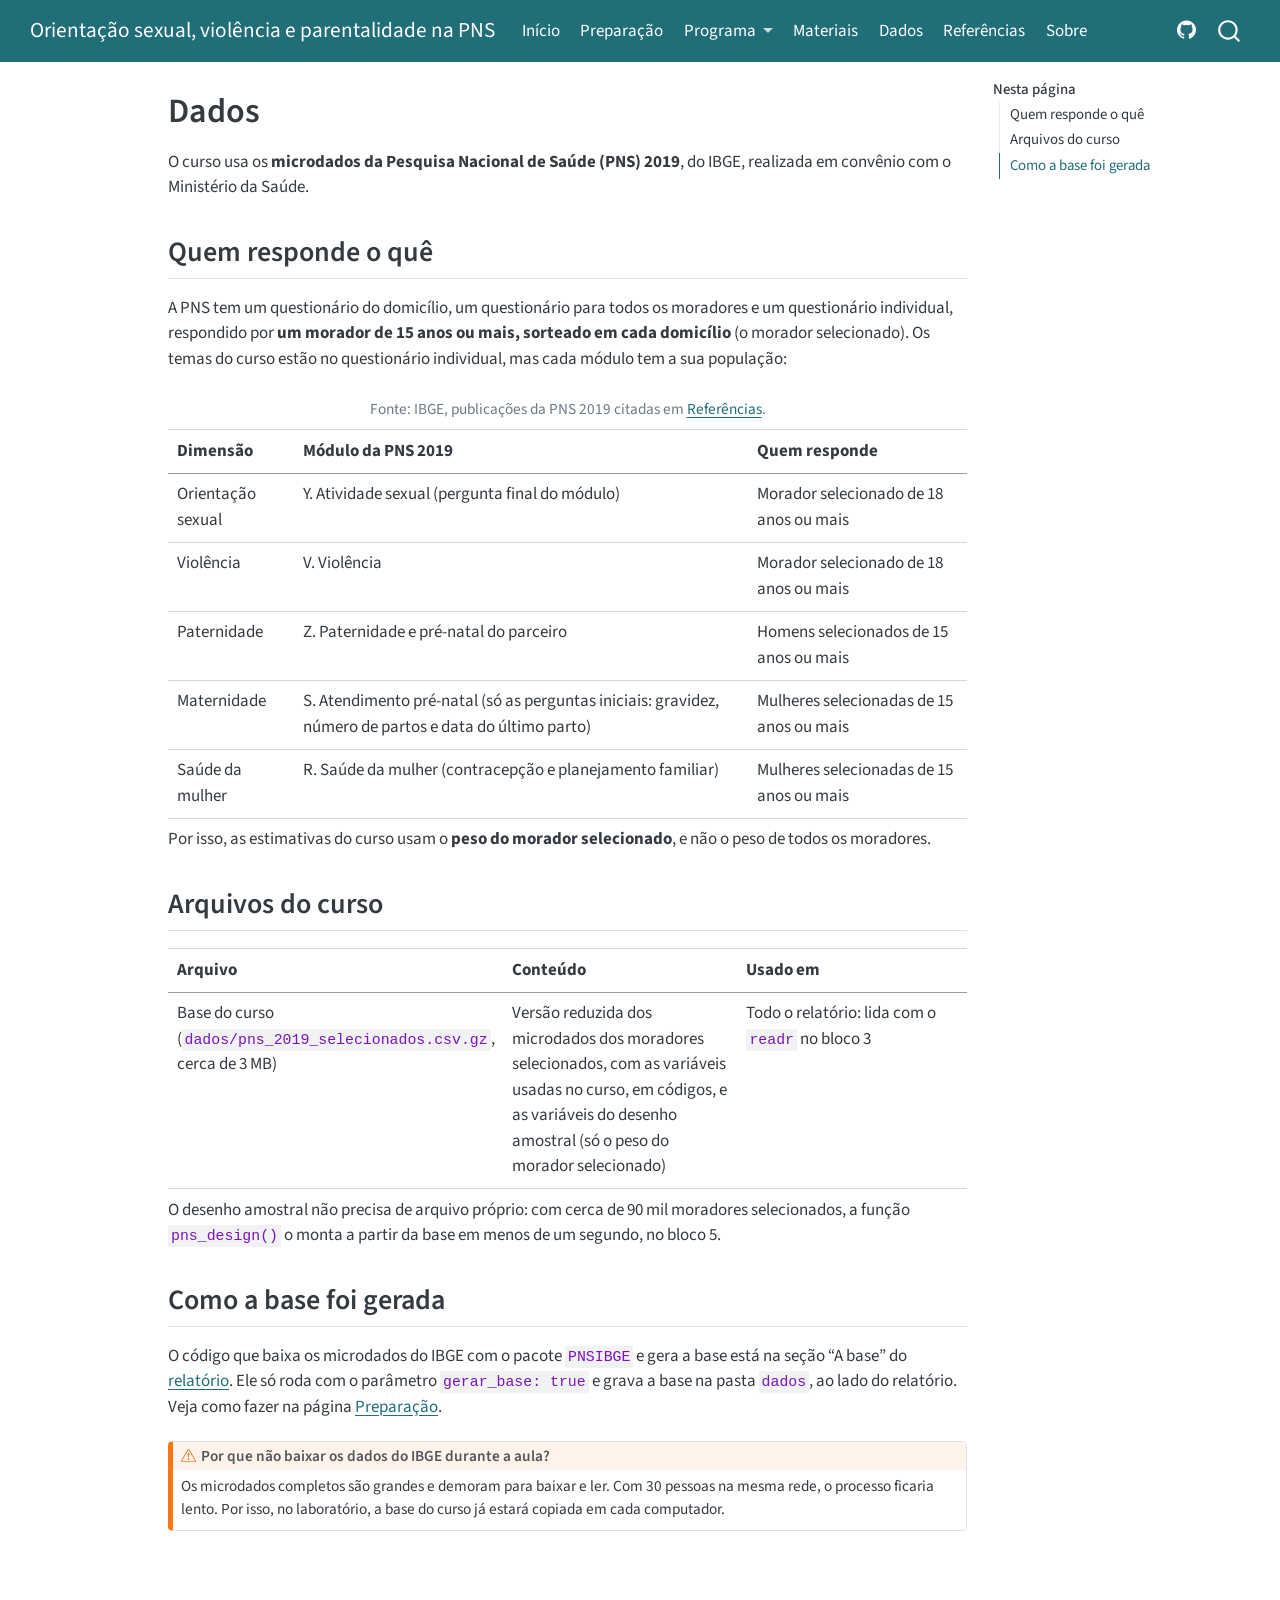
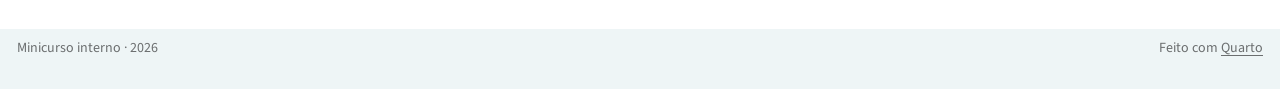
<file: dados.html>
<!DOCTYPE html>
<html xmlns="http://www.w3.org/1999/xhtml" lang="pt" xml:lang="pt"><head>

<meta charset="utf-8">
<meta name="generator" content="quarto-1.10.18">

<meta name="viewport" content="width=device-width, initial-scale=1.0, user-scalable=yes">


<title>Dados – Orientação sexual, violência e parentalidade na PNS</title>
<style>
/* Default styles provided by pandoc.
** See https://pandoc.org/MANUAL.html#variables-for-html for config info.
*/
span.smallcaps{font-variant: small-caps;}
div.columns{display: flex; gap: 1.5em;}
div.column{flex: auto;}
@media screen {
div.columns{gap: min(4vw, 1.5em);}
div.column{overflow-x: auto;}
}
div.hanging-indent{margin-left: 1.5em; text-indent: -1.5em;}
ul.task-list{list-style: none;}
ul.task-list li input[type="checkbox"] {
  width: 0.8em;
  margin: 0 0.8em 0.2em -1em; /* quarto-specific, see https://github.com/quarto-dev/quarto-cli/issues/4556 */ 
  vertical-align: middle;
}
</style>


<script src="site_libs/quarto-nav/quarto-nav.js"></script>
<script src="site_libs/quarto-nav/headroom.min.js"></script>
<script src="site_libs/clipboard/clipboard.min.js"></script>
<script src="site_libs/quarto-search/autocomplete.umd.js"></script>
<script src="site_libs/quarto-search/fuse.min.js"></script>
<script src="site_libs/quarto-search/quarto-search.js"></script>
<meta name="quarto:offset" content="./">
<script src="site_libs/quarto-html/quarto.js" type="module"></script>
<script src="site_libs/quarto-html/tabsets/tabsets.js" type="module"></script>
<script src="site_libs/quarto-html/popper.min.js"></script>
<script src="site_libs/quarto-html/tippy.umd.min.js"></script>
<script src="site_libs/quarto-html/anchor.min.js"></script>
<link href="site_libs/quarto-html/tippy.css" rel="stylesheet">
<link href="site_libs/quarto-html/quarto-syntax-highlighting-64a204ab8560d761af7679ceaba22944.css" rel="stylesheet" id="quarto-text-highlighting-styles">
<script src="site_libs/bootstrap/bootstrap.min.js"></script>
<link href="site_libs/bootstrap/bootstrap-icons.css" rel="stylesheet">
<link href="site_libs/bootstrap/bootstrap-81f4f19b85498fea71cac0445b39b2d3.min.css" rel="stylesheet" append-hash="true" id="quarto-bootstrap" data-mode="light">
<script id="quarto-search-options" type="application/json">{
  "location": "navbar",
  "copy-button": false,
  "collapse-after": 3,
  "panel-placement": "end",
  "type": "overlay",
  "limit": 50,
  "keyboard-shortcut": [
    "f",
    "/",
    "s"
  ],
  "show-item-context": false,
  "language": {
    "search-no-results-text": "Nenhum resultado",
    "search-matching-documents-text": "documentos correspondentes",
    "search-copy-link-title": "Copiar link para a busca",
    "search-hide-matches-text": "Esconder correspondências adicionais",
    "search-more-match-text": "mais correspondência neste documento",
    "search-more-matches-text": "mais correspondências neste documento",
    "search-clear-button-title": "Limpar",
    "search-text-placeholder": "",
    "search-detached-cancel-button-title": "Cancelar",
    "search-submit-button-title": "Enviar",
    "search-label": "Procurar"
  }
}</script>


<link rel="stylesheet" href="styles.css">
</head>

<body class="nav-fixed quarto-light">

<div id="quarto-search-results"></div>
  <header id="quarto-header" class="headroom fixed-top">
    <nav class="navbar navbar-expand-lg " data-bs-theme="dark">
      <div class="navbar-container container-fluid">
      <div class="navbar-brand-container mx-auto">
    <a class="navbar-brand" href="./index.html">
    <span class="navbar-title">Orientação sexual, violência e parentalidade na PNS</span>
    </a>
  </div>
            <div id="quarto-search" class="" title="Procurar"></div>
          <button class="navbar-toggler" type="button" data-bs-toggle="collapse" data-bs-target="#navbarCollapse" aria-controls="navbarCollapse" role="menu" aria-expanded="false" aria-label="Alternar de navegação" onclick="if (window.quartoToggleHeadroom) { window.quartoToggleHeadroom(); }">
  <span class="navbar-toggler-icon"></span>
</button>
          <div class="collapse navbar-collapse" id="navbarCollapse">
            <ul class="navbar-nav navbar-nav-scroll me-auto">
  <li class="nav-item">
    <a class="nav-link" href="./index.html"> 
<span class="menu-text">Início</span></a>
  </li>  
  <li class="nav-item">
    <a class="nav-link" href="./preparacao.html"> 
<span class="menu-text">Preparação</span></a>
  </li>  
  <li class="nav-item dropdown ">
    <a class="nav-link dropdown-toggle" href="#" id="nav-menu-programa" role="link" data-bs-toggle="dropdown" aria-expanded="false">
 <span class="menu-text">Programa</span>
    </a>
    <ul class="dropdown-menu" aria-labelledby="nav-menu-programa">    
        <li>
    <a class="dropdown-item" href="./dia1.html">
 <span class="dropdown-text">Dia 1: da pesquisa aos primeiros indicadores</span></a>
  </li>  
        <li>
    <a class="dropdown-item" href="./dia2.html">
 <span class="dropdown-text">Dia 2: violência, orientação sexual e parentalidade</span></a>
  </li>  
        <li>
    <a class="dropdown-item" href="./relatorio.html">
 <span class="dropdown-text">Relatório</span></a>
  </li>  
    </ul>
  </li>
  <li class="nav-item">
    <a class="nav-link" href="./materiais.html"> 
<span class="menu-text">Materiais</span></a>
  </li>  
  <li class="nav-item">
    <a class="nav-link active" href="./dados.html" aria-current="page"> 
<span class="menu-text">Dados</span></a>
  </li>  
  <li class="nav-item">
    <a class="nav-link" href="./referencias.html"> 
<span class="menu-text">Referências</span></a>
  </li>  
  <li class="nav-item">
    <a class="nav-link" href="./about.html"> 
<span class="menu-text">Sobre</span></a>
  </li>  
</ul>
            <ul class="navbar-nav navbar-nav-scroll ms-auto">
  <li class="nav-item compact">
    <a class="nav-link" href="https://github.com/LincolnTSilva/saude-sexualidade-pns-2019"> <i class="bi bi-github" role="img" aria-label="Repositório no GitHub">
</i> 
<span class="menu-text"></span></a>
  </li>  
</ul>
          </div> <!-- /navcollapse -->
            <div class="quarto-navbar-tools">
</div>
      </div> <!-- /container-fluid -->
    </nav>
</header>
<!-- content -->
<div id="quarto-content" class="quarto-container page-columns page-rows-contents page-layout-article page-navbar">
<!-- sidebar -->
<!-- margin-sidebar -->
    <div id="quarto-margin-sidebar" class="sidebar margin-sidebar">
        <nav id="TOC" role="doc-toc" class="toc-active">
    <h2 id="toc-title">Nesta página</h2>
   
  <ul>
  <li><a href="#quem-responde-o-quê" id="toc-quem-responde-o-quê" class="nav-link active" data-scroll-target="#quem-responde-o-quê">Quem responde o quê</a></li>
  <li><a href="#arquivos-do-curso" id="toc-arquivos-do-curso" class="nav-link" data-scroll-target="#arquivos-do-curso">Arquivos do curso</a></li>
  <li><a href="#como-a-base-foi-gerada" id="toc-como-a-base-foi-gerada" class="nav-link" data-scroll-target="#como-a-base-foi-gerada">Como a base foi gerada</a></li>
  </ul>
</nav>
    </div>
<!-- main -->
<main class="content" id="quarto-document-content">

<header id="title-block-header" class="quarto-title-block default">
<div class="quarto-title">
<h1 class="title">Dados</h1>
</div>



<div class="quarto-title-meta">

    
  
    
  </div>
  


</header>


<p>O curso usa os <strong>microdados da Pesquisa Nacional de Saúde (PNS) 2019</strong>, do IBGE, realizada em convênio com o Ministério da Saúde.</p>
<section id="quem-responde-o-quê" class="level2">
<h2 class="anchored" data-anchor-id="quem-responde-o-quê">Quem responde o quê</h2>
<p>A PNS tem um questionário do domicílio, um questionário para todos os moradores e um questionário individual, respondido por <strong>um morador de 15 anos ou mais, sorteado em cada domicílio</strong> (o morador selecionado). Os temas do curso estão no questionário individual, mas cada módulo tem a sua população:</p>
<table class="caption-top table">
<caption>Fonte: IBGE, publicações da PNS 2019 citadas em <a href="./referencias.html">Referências</a>.</caption>
<thead>
<tr class="header">
<th>Dimensão</th>
<th>Módulo da PNS 2019</th>
<th>Quem responde</th>
</tr>
</thead>
<tbody>
<tr class="odd">
<td>Orientação sexual</td>
<td>Y. Atividade sexual (pergunta final do módulo)</td>
<td>Morador selecionado de 18 anos ou mais</td>
</tr>
<tr class="even">
<td>Violência</td>
<td>V. Violência</td>
<td>Morador selecionado de 18 anos ou mais</td>
</tr>
<tr class="odd">
<td>Paternidade</td>
<td>Z. Paternidade e pré-natal do parceiro</td>
<td>Homens selecionados de 15 anos ou mais</td>
</tr>
<tr class="even">
<td>Maternidade</td>
<td>S. Atendimento pré-natal (só as perguntas iniciais: gravidez, número de partos e data do último parto)</td>
<td>Mulheres selecionadas de 15 anos ou mais</td>
</tr>
<tr class="odd">
<td>Saúde da mulher</td>
<td>R. Saúde da mulher (contracepção e planejamento familiar)</td>
<td>Mulheres selecionadas de 15 anos ou mais</td>
</tr>
</tbody>
</table>
<p>Por isso, as estimativas do curso usam o <strong>peso do morador selecionado</strong>, e não o peso de todos os moradores.</p>
</section>
<section id="arquivos-do-curso" class="level2">
<h2 class="anchored" data-anchor-id="arquivos-do-curso">Arquivos do curso</h2>
<table class="caption-top table">
<colgroup>
<col style="width: 33%">
<col style="width: 33%">
<col style="width: 33%">
</colgroup>
<thead>
<tr class="header">
<th>Arquivo</th>
<th>Conteúdo</th>
<th>Usado em</th>
</tr>
</thead>
<tbody>
<tr class="odd">
<td>Base do curso (<code>dados/pns_2019_selecionados.csv.gz</code>, cerca de 3 MB)</td>
<td>Versão reduzida dos microdados dos moradores selecionados, com as variáveis usadas no curso, em códigos, e as variáveis do desenho amostral (só o peso do morador selecionado)</td>
<td>Todo o relatório: lida com o <code>readr</code> no bloco 3</td>
</tr>
</tbody>
</table>
<p>O desenho amostral não precisa de arquivo próprio: com cerca de 90 mil moradores selecionados, a função <code>pns_design()</code> o monta a partir da base em menos de um segundo, no bloco 5.</p>
</section>
<section id="como-a-base-foi-gerada" class="level2">
<h2 class="anchored" data-anchor-id="como-a-base-foi-gerada">Como a base foi gerada</h2>
<p>O código que baixa os microdados do IBGE com o pacote <code>PNSIBGE</code> e gera a base está na seção “A base” do <a href="./relatorio.html">relatório</a>. Ele só roda com o parâmetro <code>gerar_base: true</code> e grava a base na pasta <code>dados</code>, ao lado do relatório. Veja como fazer na página <a href="./preparacao.html">Preparação</a>.</p>
<div class="callout callout-style-default callout-warning callout-titled">
<div class="callout-header d-flex align-content-center">
<div class="callout-icon-container">
<i class="callout-icon"></i>
</div>
<div class="callout-title-container flex-fill">
<span class="screen-reader-only">Aviso</span>Por que não baixar os dados do IBGE durante a aula?
</div>
</div>
<div class="callout-body-container callout-body">
<p>Os microdados completos são grandes e demoram para baixar e ler. Com 30 pessoas na mesma rede, o processo ficaria lento. Por isso, no laboratório, a base do curso já estará copiada em cada computador.</p>
</div>
</div>


</section>

<a onclick="window.scrollTo(0, 0); return false;" role="button" id="quarto-back-to-top"><i class="bi bi-arrow-up"></i> De volta ao topo</a></main> <!-- /main -->
<script id="quarto-html-after-body" type="application/javascript">
  window.document.addEventListener("DOMContentLoaded", function (event) {
    const icon = "";
    const anchorJS = new window.AnchorJS();
    anchorJS.options = {
      placement: 'right',
      icon: icon
    };
    anchorJS.add('.anchored');
    const isCodeAnnotation = (el) => {
      for (const clz of el.classList) {
        if (clz.startsWith('code-annotation-')) {                     
          return true;
        }
      }
      return false;
    }
    const onCopySuccess = function(e) {
      // button target
      const button = e.trigger;
      // don't keep focus
      button.blur();
      // flash "checked"
      button.classList.add('code-copy-button-checked');
      var currentTitle = button.getAttribute("title");
      button.setAttribute("title", "Copiada");
      let tooltip;
      if (window.bootstrap) {
        button.setAttribute("data-bs-toggle", "tooltip");
        button.setAttribute("data-bs-placement", "left");
        button.setAttribute("data-bs-title", "Copiada");
        tooltip = new bootstrap.Tooltip(button, 
          { trigger: "manual", 
            customClass: "code-copy-button-tooltip",
            offset: [0, -8]});
        tooltip.show();    
      }
      setTimeout(function() {
        if (tooltip) {
          tooltip.hide();
          button.removeAttribute("data-bs-title");
          button.removeAttribute("data-bs-toggle");
          button.removeAttribute("data-bs-placement");
        }
        button.setAttribute("title", currentTitle);
        button.classList.remove('code-copy-button-checked');
      }, 1000);
      // clear code selection
      e.clearSelection();
    }
    const getTextToCopy = function(trigger) {
      const outerScaffold = trigger.parentElement.cloneNode(true);
      const codeEl = outerScaffold.querySelector('code');
      for (const childEl of codeEl.children) {
        if (isCodeAnnotation(childEl)) {
          childEl.remove();
        }
      }
      return codeEl.innerText;
    }
    const clipboard = new window.ClipboardJS('.code-copy-button:not([data-in-quarto-modal])', {
      text: getTextToCopy
    });
    clipboard.on('success', onCopySuccess);
    if (window.document.getElementById('quarto-embedded-source-code-modal')) {
      const clipboardModal = new window.ClipboardJS('.code-copy-button[data-in-quarto-modal]', {
        text: getTextToCopy,
        container: window.document.getElementById('quarto-embedded-source-code-modal')
      });
      clipboardModal.on('success', onCopySuccess);
    }
      var localhostRegex = new RegExp(/^(?:http|https):\/\/localhost\:?[0-9]*\//);
      var mailtoRegex = new RegExp(/^mailto:/);
        var filterRegex = new RegExp("https:\/\/lincolntsilva\.github\.io\/saude-sexualidade-pns-2019\/");
      var isInternal = (href) => {
          return filterRegex.test(href) || localhostRegex.test(href) || mailtoRegex.test(href);
      }
      // Inspect non-navigation links and adorn them if external
     var links = window.document.querySelectorAll('a[href]:not(.nav-link):not(.navbar-brand):not(.toc-action):not(.sidebar-link):not(.sidebar-item-toggle):not(.pagination-link):not(.no-external):not([aria-hidden]):not(.dropdown-item):not(.quarto-navigation-tool):not(.about-link)');
      for (var i=0; i<links.length; i++) {
        const link = links[i];
        if (!isInternal(link.href)) {
          // undo the damage that might have been done by quarto-nav.js in the case of
          // links that we want to consider external
          if (link.dataset.originalHref !== undefined) {
            link.href = link.dataset.originalHref;
          }
        }
      }
    function tippyHover(el, contentFn, onTriggerFn, onUntriggerFn) {
      const config = {
        allowHTML: true,
        maxWidth: 500,
        delay: 100,
        arrow: false,
        appendTo: function(el) {
            return el.parentElement;
        },
        interactive: true,
        interactiveBorder: 10,
        theme: 'quarto',
        placement: 'bottom-start',
      };
      if (contentFn) {
        config.content = contentFn;
      }
      if (onTriggerFn) {
        config.onTrigger = onTriggerFn;
      }
      if (onUntriggerFn) {
        config.onUntrigger = onUntriggerFn;
      }
      window.tippy(el, config); 
    }
    const noterefs = window.document.querySelectorAll('a[role="doc-noteref"]');
    for (var i=0; i<noterefs.length; i++) {
      const ref = noterefs[i];
      tippyHover(ref, function() {
        // use id or data attribute instead here
        let href = ref.getAttribute('data-footnote-href') || ref.getAttribute('href');
        try { href = new URL(href).hash; } catch {}
        const id = href.replace(/^#\/?/, "");
        const note = window.document.getElementById(id);
        if (note) {
          return note.innerHTML;
        } else {
          return "";
        }
      });
    }
    const xrefs = window.document.querySelectorAll('a.quarto-xref');
    const processXRef = (id, note) => {
      // Strip column container classes
      const stripColumnClz = (el) => {
        el.classList.remove("page-full", "page-columns");
        if (el.children) {
          for (const child of el.children) {
            stripColumnClz(child);
          }
        }
      }
      stripColumnClz(note)
      if (id === null || id.startsWith('sec-')) {
        // Special case sections, only their first couple elements
        const container = document.createElement("div");
        if (note.children && note.children.length > 2) {
          container.appendChild(note.children[0].cloneNode(true));
          for (let i = 1; i < note.children.length; i++) {
            const child = note.children[i];
            if (child.tagName === "P" && child.innerText === "") {
              continue;
            } else {
              container.appendChild(child.cloneNode(true));
              break;
            }
          }
          if (window.Quarto?.typesetMath) {
            window.Quarto.typesetMath(container);
          }
          return container.innerHTML
        } else {
          if (window.Quarto?.typesetMath) {
            window.Quarto.typesetMath(note);
          }
          return note.innerHTML;
        }
      } else {
        // Remove any anchor links if they are present
        const anchorLink = note.querySelector('a.anchorjs-link');
        if (anchorLink) {
          anchorLink.remove();
        }
        if (window.Quarto?.typesetMath) {
          window.Quarto.typesetMath(note);
        }
        if (note.classList.contains("callout")) {
          return note.outerHTML;
        } else {
          return note.innerHTML;
        }
      }
    }
    for (var i=0; i<xrefs.length; i++) {
      const xref = xrefs[i];
      tippyHover(xref, undefined, function(instance) {
        instance.disable();
        let url = xref.getAttribute('href');
        let hash = undefined; 
        if (url.startsWith('#')) {
          hash = url;
        } else {
          try { hash = new URL(url).hash; } catch {}
        }
        if (hash) {
          const id = hash.replace(/^#\/?/, "");
          const note = window.document.getElementById(id);
          if (note !== null) {
            try {
              const html = processXRef(id, note.cloneNode(true));
              instance.setContent(html);
            } finally {
              instance.enable();
              instance.show();
            }
          } else {
            // See if we can fetch this
            fetch(url.split('#')[0])
            .then(res => res.text())
            .then(html => {
              const parser = new DOMParser();
              const htmlDoc = parser.parseFromString(html, "text/html");
              const note = htmlDoc.getElementById(id);
              if (note !== null) {
                const html = processXRef(id, note);
                instance.setContent(html);
              } 
            }).finally(() => {
              instance.enable();
              instance.show();
            });
          }
        } else {
          // See if we can fetch a full url (with no hash to target)
          // This is a special case and we should probably do some content thinning / targeting
          fetch(url)
          .then(res => res.text())
          .then(html => {
            const parser = new DOMParser();
            const htmlDoc = parser.parseFromString(html, "text/html");
            const note = htmlDoc.querySelector('main.content');
            if (note !== null) {
              // This should only happen for chapter cross references
              // (since there is no id in the URL)
              // remove the first header
              if (note.children.length > 0 && note.children[0].tagName === "HEADER") {
                note.children[0].remove();
              }
              const html = processXRef(null, note);
              instance.setContent(html);
            } 
          }).finally(() => {
            instance.enable();
            instance.show();
          });
        }
      }, function(instance) {
      });
    }
        let selectedAnnoteEl;
        const selectorForAnnotation = ( cell, annotation) => {
          let cellAttr = 'data-code-cell="' + cell + '"';
          let lineAttr = 'data-code-annotation="' +  annotation + '"';
          const selector = 'span[' + cellAttr + '][' + lineAttr + ']';
          return selector;
        }
        const selectCodeLines = (annoteEl) => {
          const doc = window.document;
          const targetCell = annoteEl.getAttribute("data-target-cell");
          const targetAnnotation = annoteEl.getAttribute("data-target-annotation");
          const annoteSpan = window.document.querySelector(selectorForAnnotation(targetCell, targetAnnotation));
          const lines = annoteSpan.getAttribute("data-code-lines").split(",");
          const lineIds = lines.map((line) => {
            return targetCell + "-" + line;
          })
          let top = null;
          let height = null;
          let parent = null;
          if (lineIds.length > 0) {
              //compute the position of the single el (top and bottom and make a div)
              const el = window.document.getElementById(lineIds[0]);
              top = el.offsetTop;
              height = el.offsetHeight;
              parent = el.parentElement.parentElement;
            if (lineIds.length > 1) {
              const lastEl = window.document.getElementById(lineIds[lineIds.length - 1]);
              const bottom = lastEl.offsetTop + lastEl.offsetHeight;
              height = bottom - top;
            }
            if (top !== null && height !== null && parent !== null) {
              // cook up a div (if necessary) and position it 
              let div = window.document.getElementById("code-annotation-line-highlight");
              if (div === null) {
                div = window.document.createElement("div");
                div.setAttribute("id", "code-annotation-line-highlight");
                div.style.position = 'absolute';
                parent.appendChild(div);
              }
              div.style.top = top - 2 + "px";
              div.style.height = height + 4 + "px";
              div.style.left = 0;
              let gutterDiv = window.document.getElementById("code-annotation-line-highlight-gutter");
              if (gutterDiv === null) {
                gutterDiv = window.document.createElement("div");
                gutterDiv.setAttribute("id", "code-annotation-line-highlight-gutter");
                gutterDiv.style.position = 'absolute';
                const codeCell = window.document.getElementById(targetCell);
                const gutter = codeCell.querySelector('.code-annotation-gutter');
                gutter.appendChild(gutterDiv);
              }
              gutterDiv.style.top = top - 2 + "px";
              gutterDiv.style.height = height + 4 + "px";
            }
            selectedAnnoteEl = annoteEl;
          }
        };
        const unselectCodeLines = () => {
          const elementsIds = ["code-annotation-line-highlight", "code-annotation-line-highlight-gutter"];
          elementsIds.forEach((elId) => {
            const div = window.document.getElementById(elId);
            if (div) {
              div.remove();
            }
          });
          selectedAnnoteEl = undefined;
        };
          // Handle positioning of the toggle
      window.addEventListener(
        "resize",
        throttle(() => {
          elRect = undefined;
          if (selectedAnnoteEl) {
            selectCodeLines(selectedAnnoteEl);
          }
        }, 10)
      );
      function throttle(fn, ms) {
      let throttle = false;
      let timer;
        return (...args) => {
          if(!throttle) { // first call gets through
              fn.apply(this, args);
              throttle = true;
          } else { // all the others get throttled
              if(timer) clearTimeout(timer); // cancel #2
              timer = setTimeout(() => {
                fn.apply(this, args);
                timer = throttle = false;
              }, ms);
          }
        };
      }
        // Attach click handler to the DT
        const annoteDls = window.document.querySelectorAll('dt[data-target-cell]');
        for (const annoteDlNode of annoteDls) {
          annoteDlNode.addEventListener('click', (event) => {
            const clickedEl = event.target;
            if (clickedEl !== selectedAnnoteEl) {
              unselectCodeLines();
              const activeEl = window.document.querySelector('dt[data-target-cell].code-annotation-active');
              if (activeEl) {
                activeEl.classList.remove('code-annotation-active');
              }
              selectCodeLines(clickedEl);
              clickedEl.classList.add('code-annotation-active');
            } else {
              // Unselect the line
              unselectCodeLines();
              clickedEl.classList.remove('code-annotation-active');
            }
          });
        }
    const findCites = (el) => {
      const parentEl = el.parentElement;
      if (parentEl) {
        const cites = parentEl.dataset.cites;
        if (cites) {
          return {
            el,
            cites: cites.split(' ')
          };
        } else {
          return findCites(el.parentElement)
        }
      } else {
        return undefined;
      }
    };
    var bibliorefs = window.document.querySelectorAll('a[role="doc-biblioref"]');
    for (var i=0; i<bibliorefs.length; i++) {
      const ref = bibliorefs[i];
      const citeInfo = findCites(ref);
      if (citeInfo) {
        tippyHover(citeInfo.el, function() {
          var popup = window.document.createElement('div');
          citeInfo.cites.forEach(function(cite) {
            var citeDiv = window.document.createElement('div');
            citeDiv.classList.add('hanging-indent');
            citeDiv.classList.add('csl-entry');
            var biblioDiv = window.document.getElementById('ref-' + cite);
            if (biblioDiv) {
              citeDiv.innerHTML = biblioDiv.innerHTML;
            }
            popup.appendChild(citeDiv);
          });
          return popup.innerHTML;
        });
      }
    }
  });
  </script>
</div> <!-- /content -->
<footer class="footer">
  <div class="nav-footer">
    <div class="nav-footer-left">
<p>Minicurso interno · 2026</p>
</div>   
    <div class="nav-footer-center">
      &nbsp;
    </div>
    <div class="nav-footer-right">
<p>Feito com <a href="https://quarto.org">Quarto</a></p>
</div>
  </div>
</footer>




</body></html>
</file>
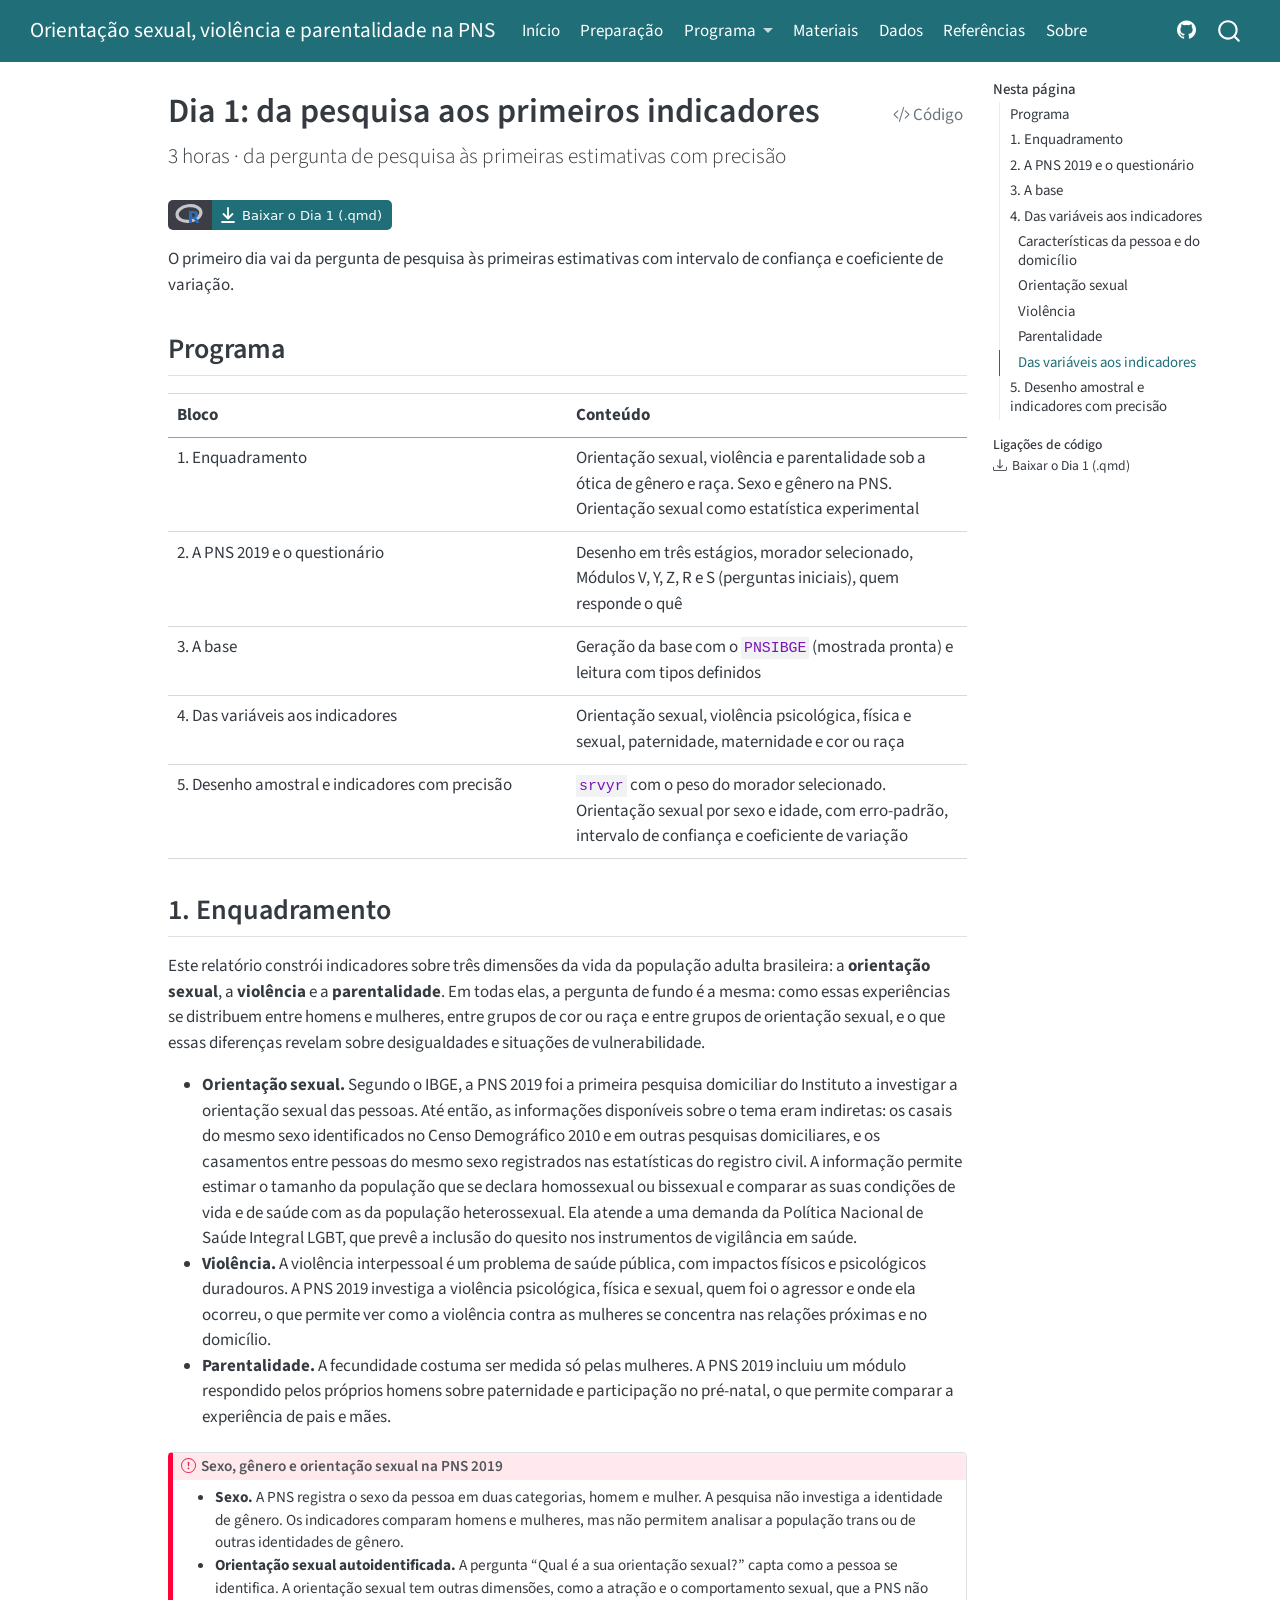
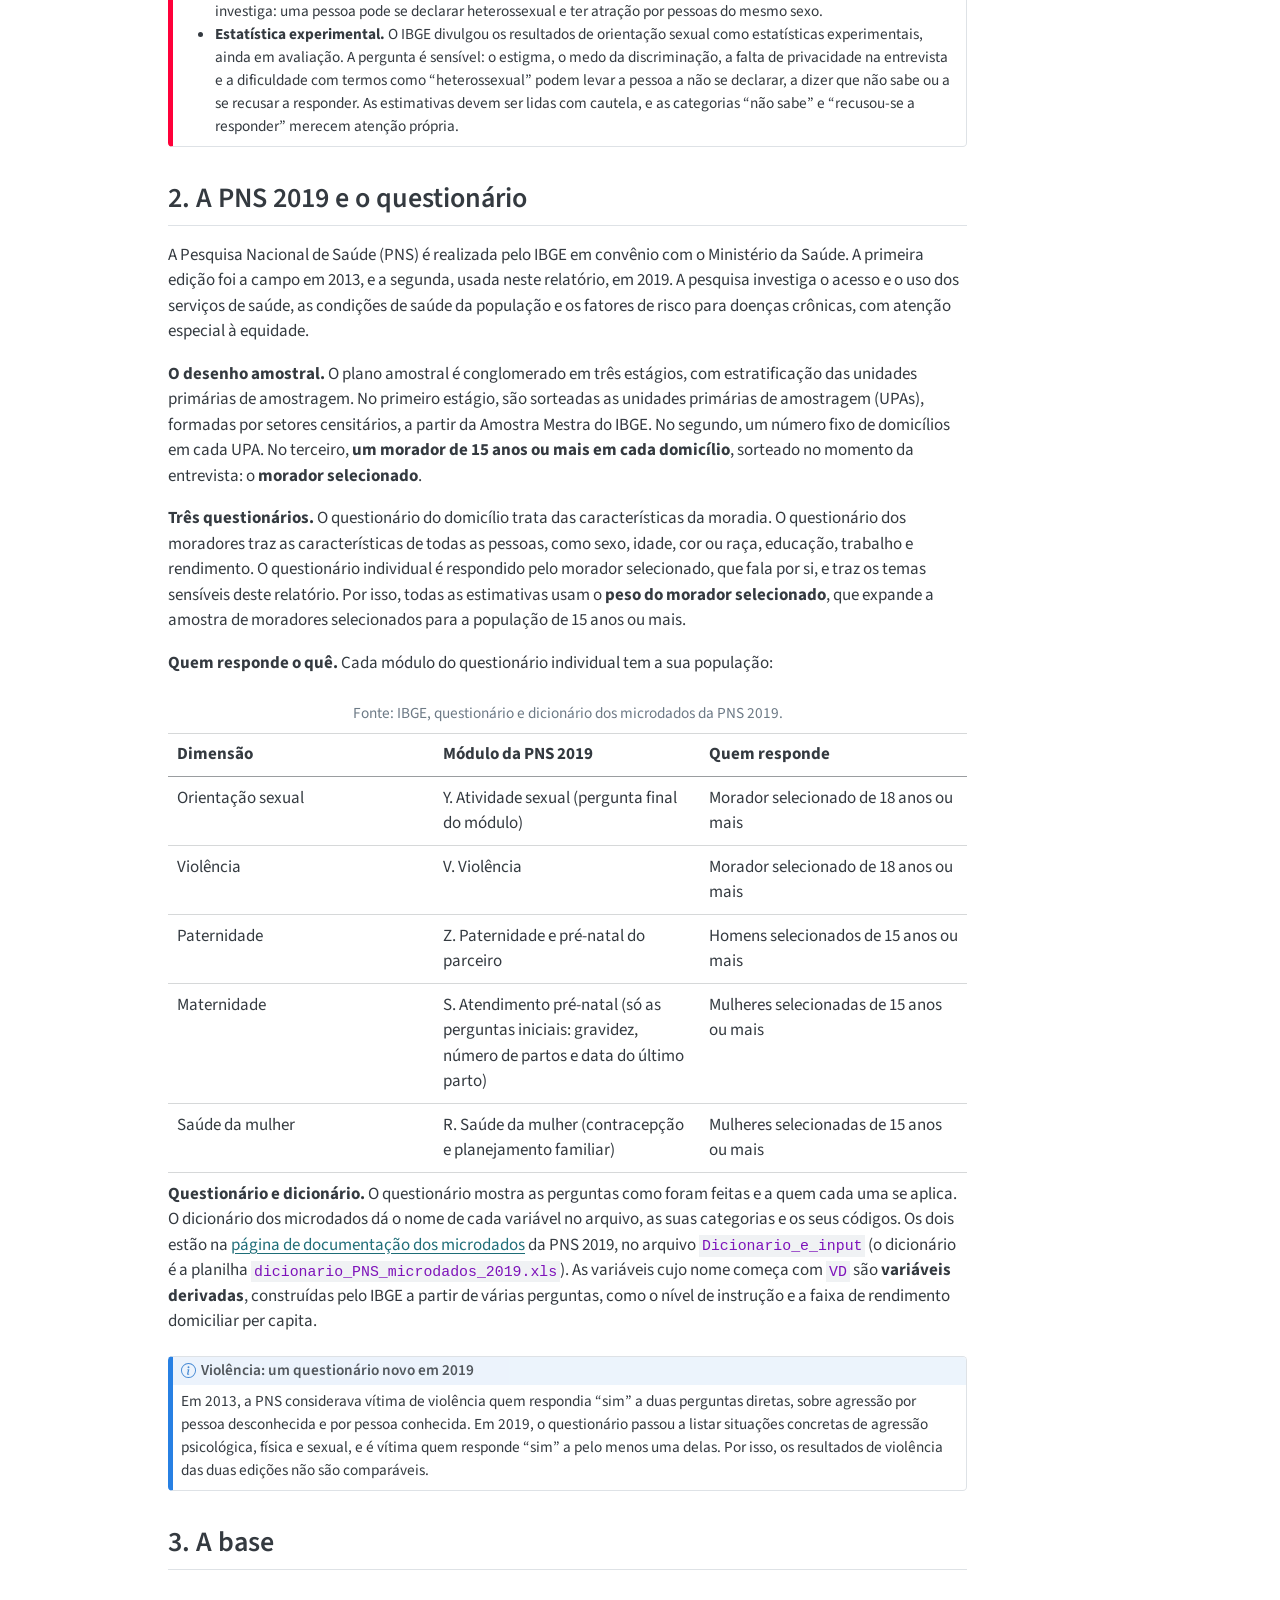
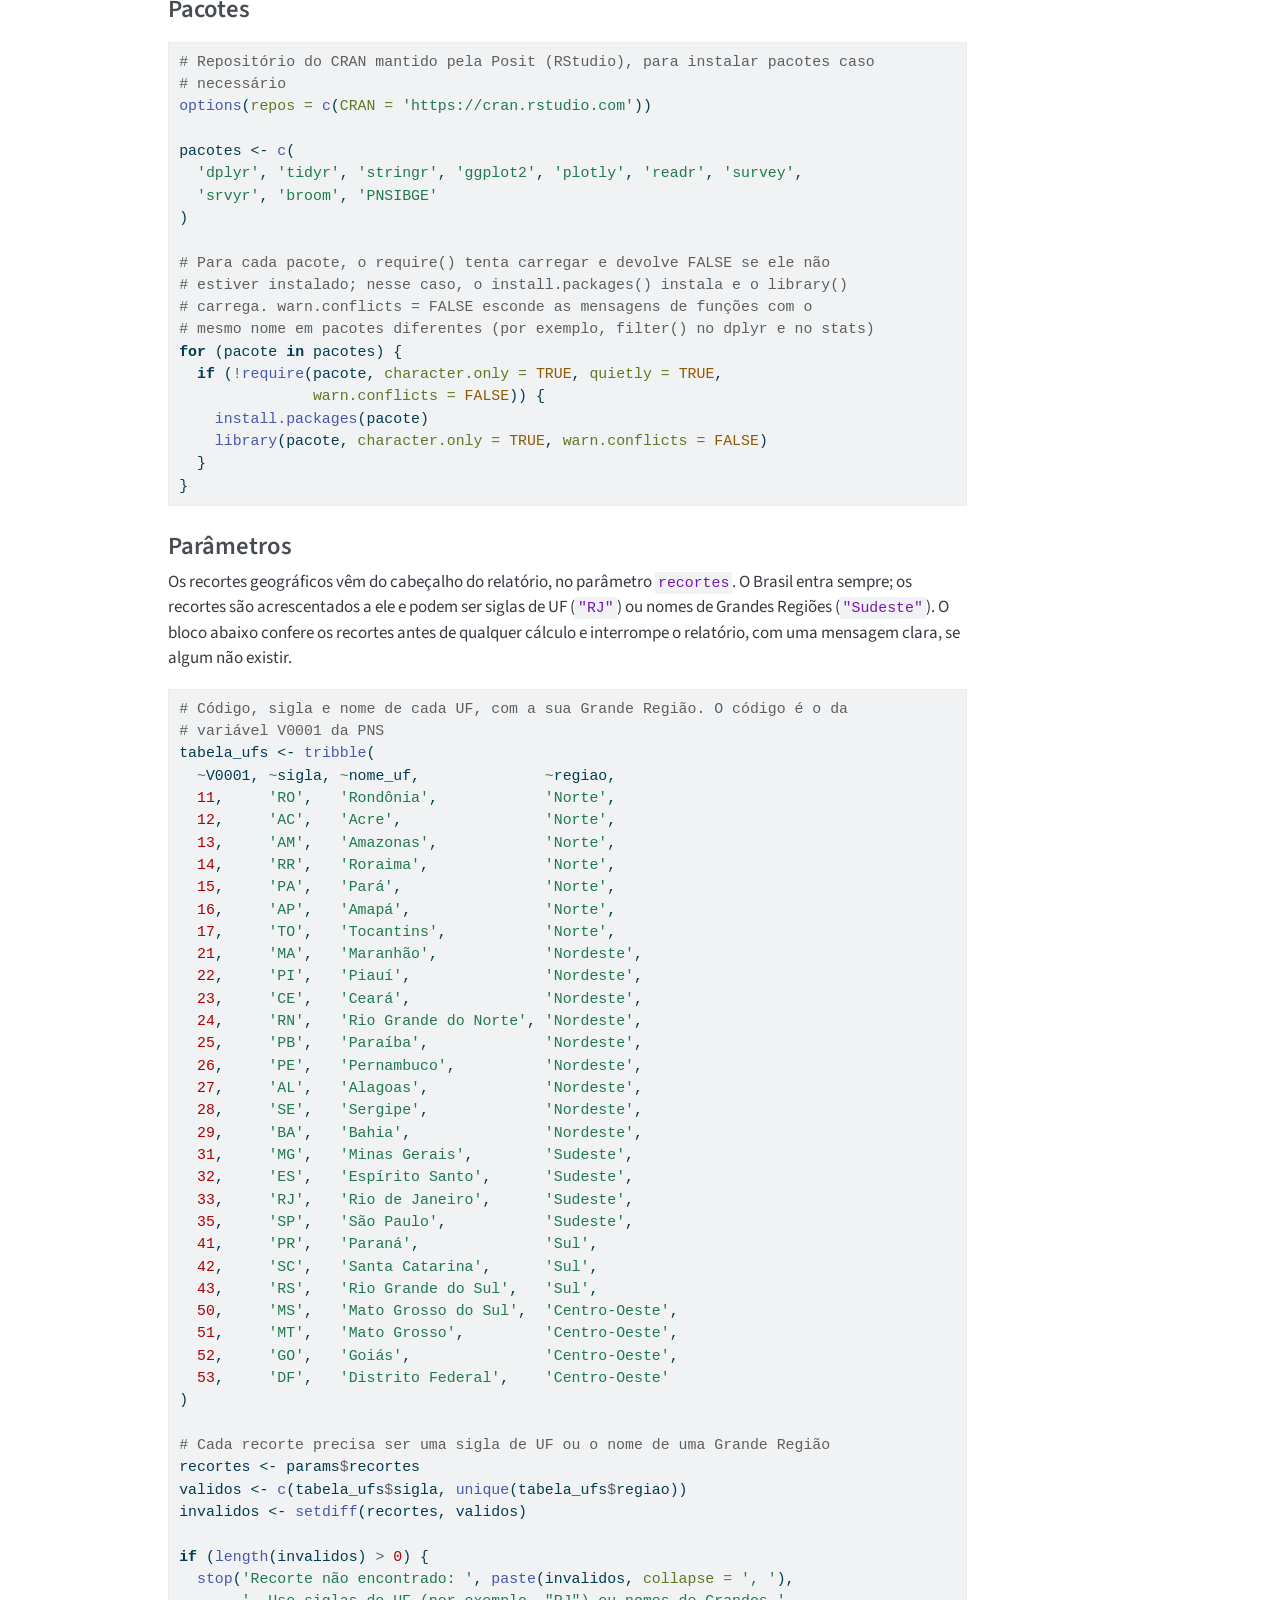
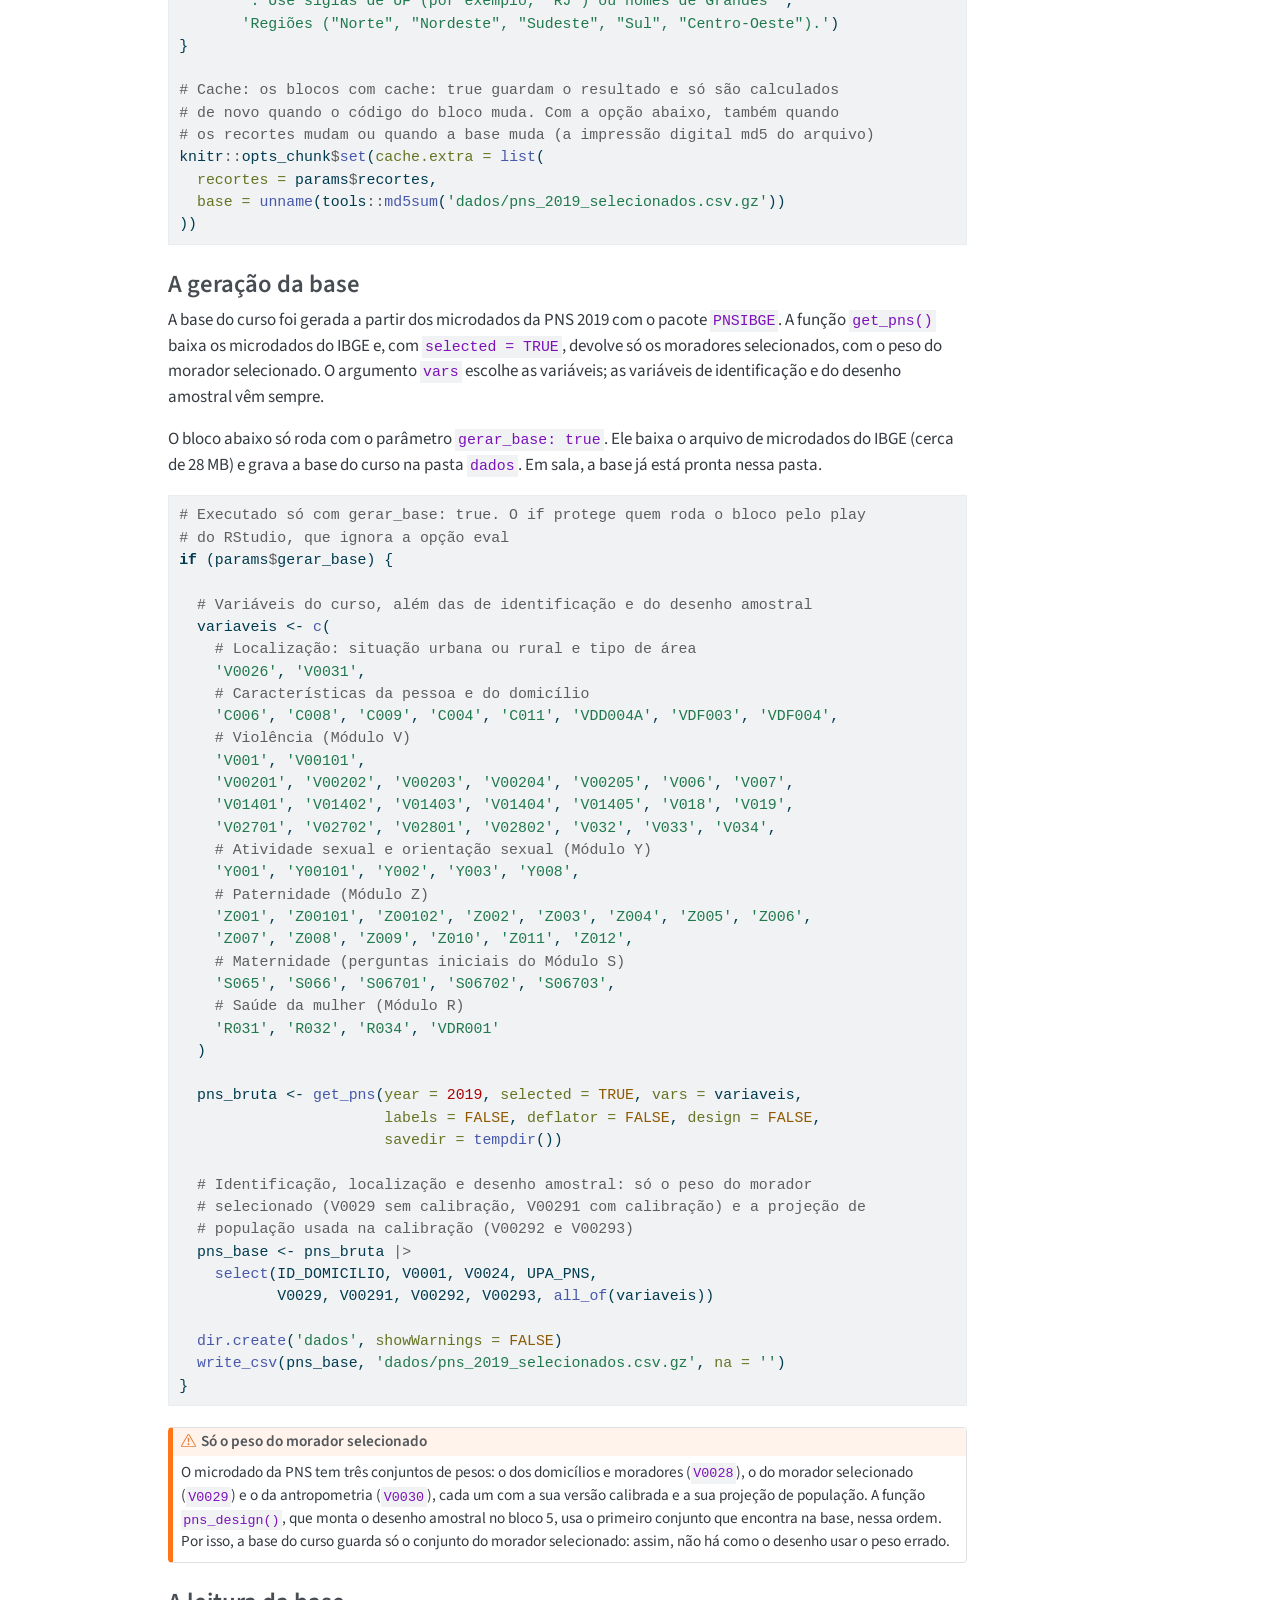
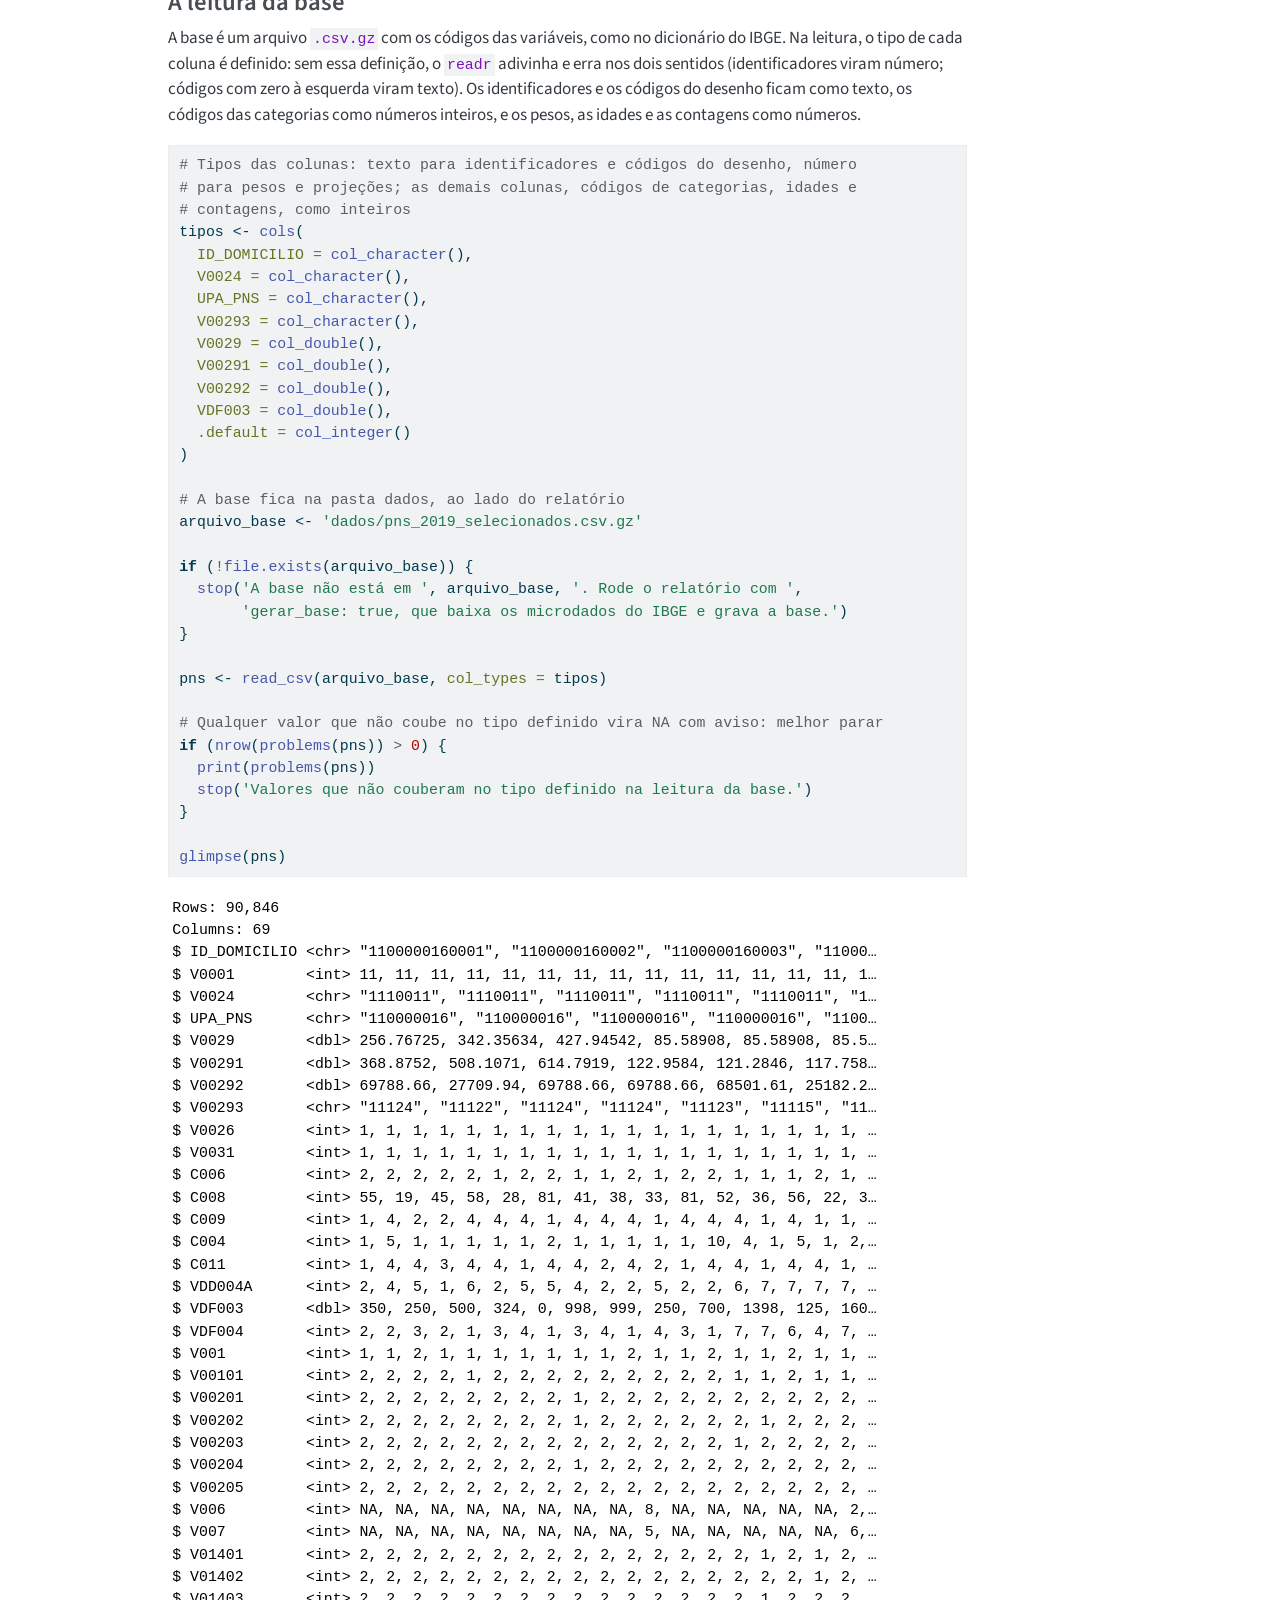
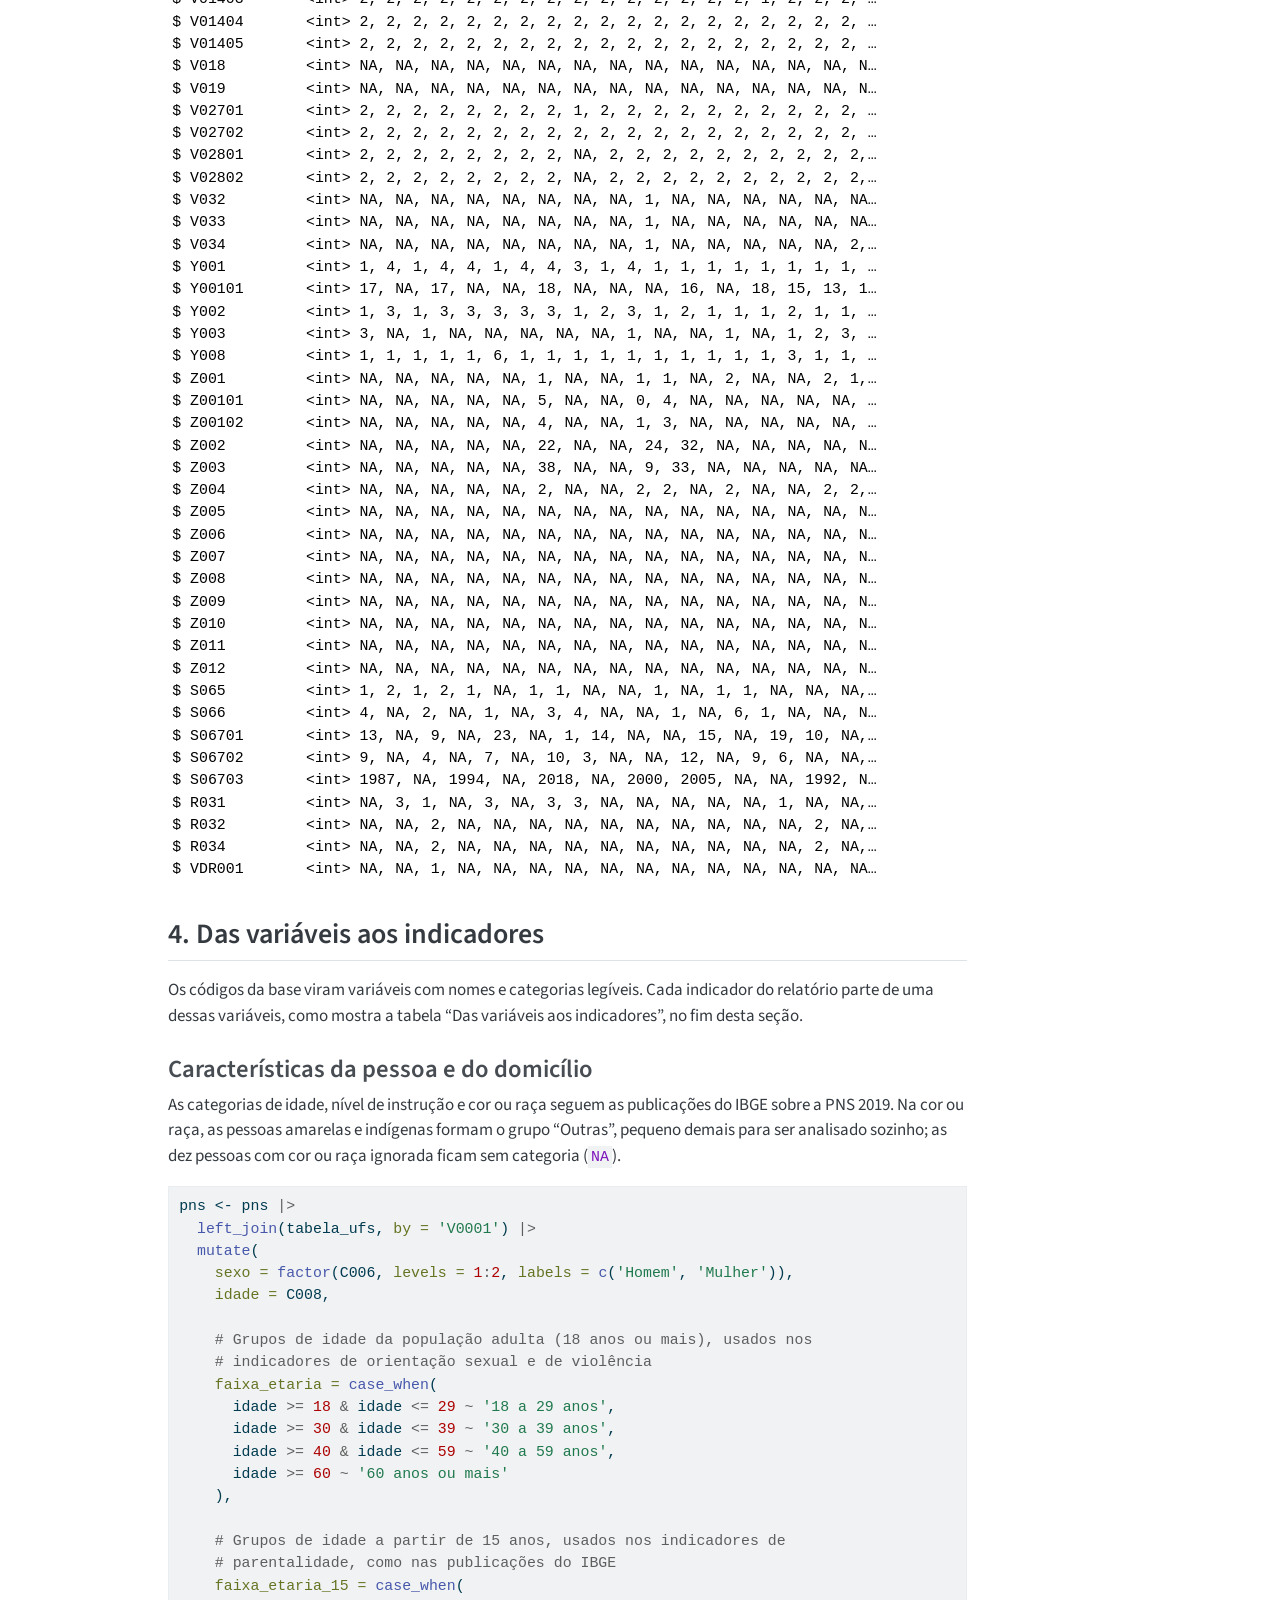
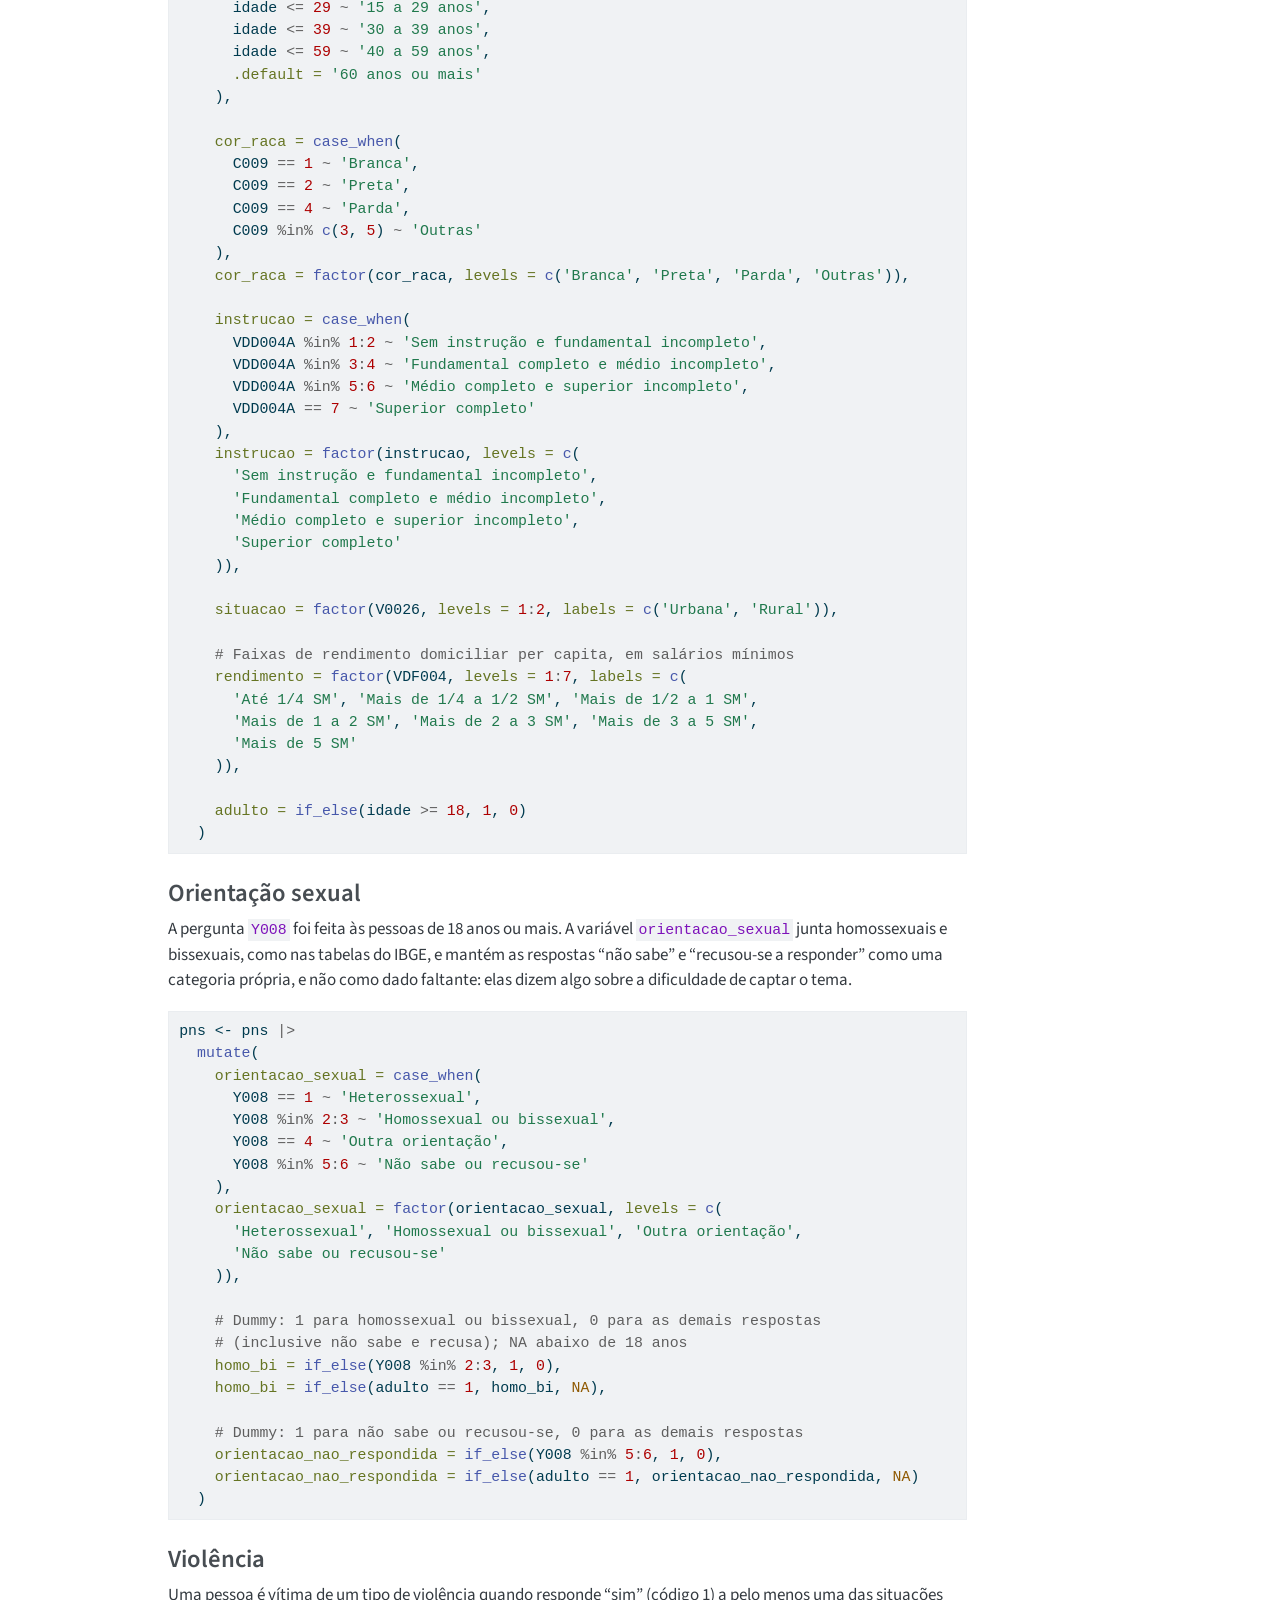
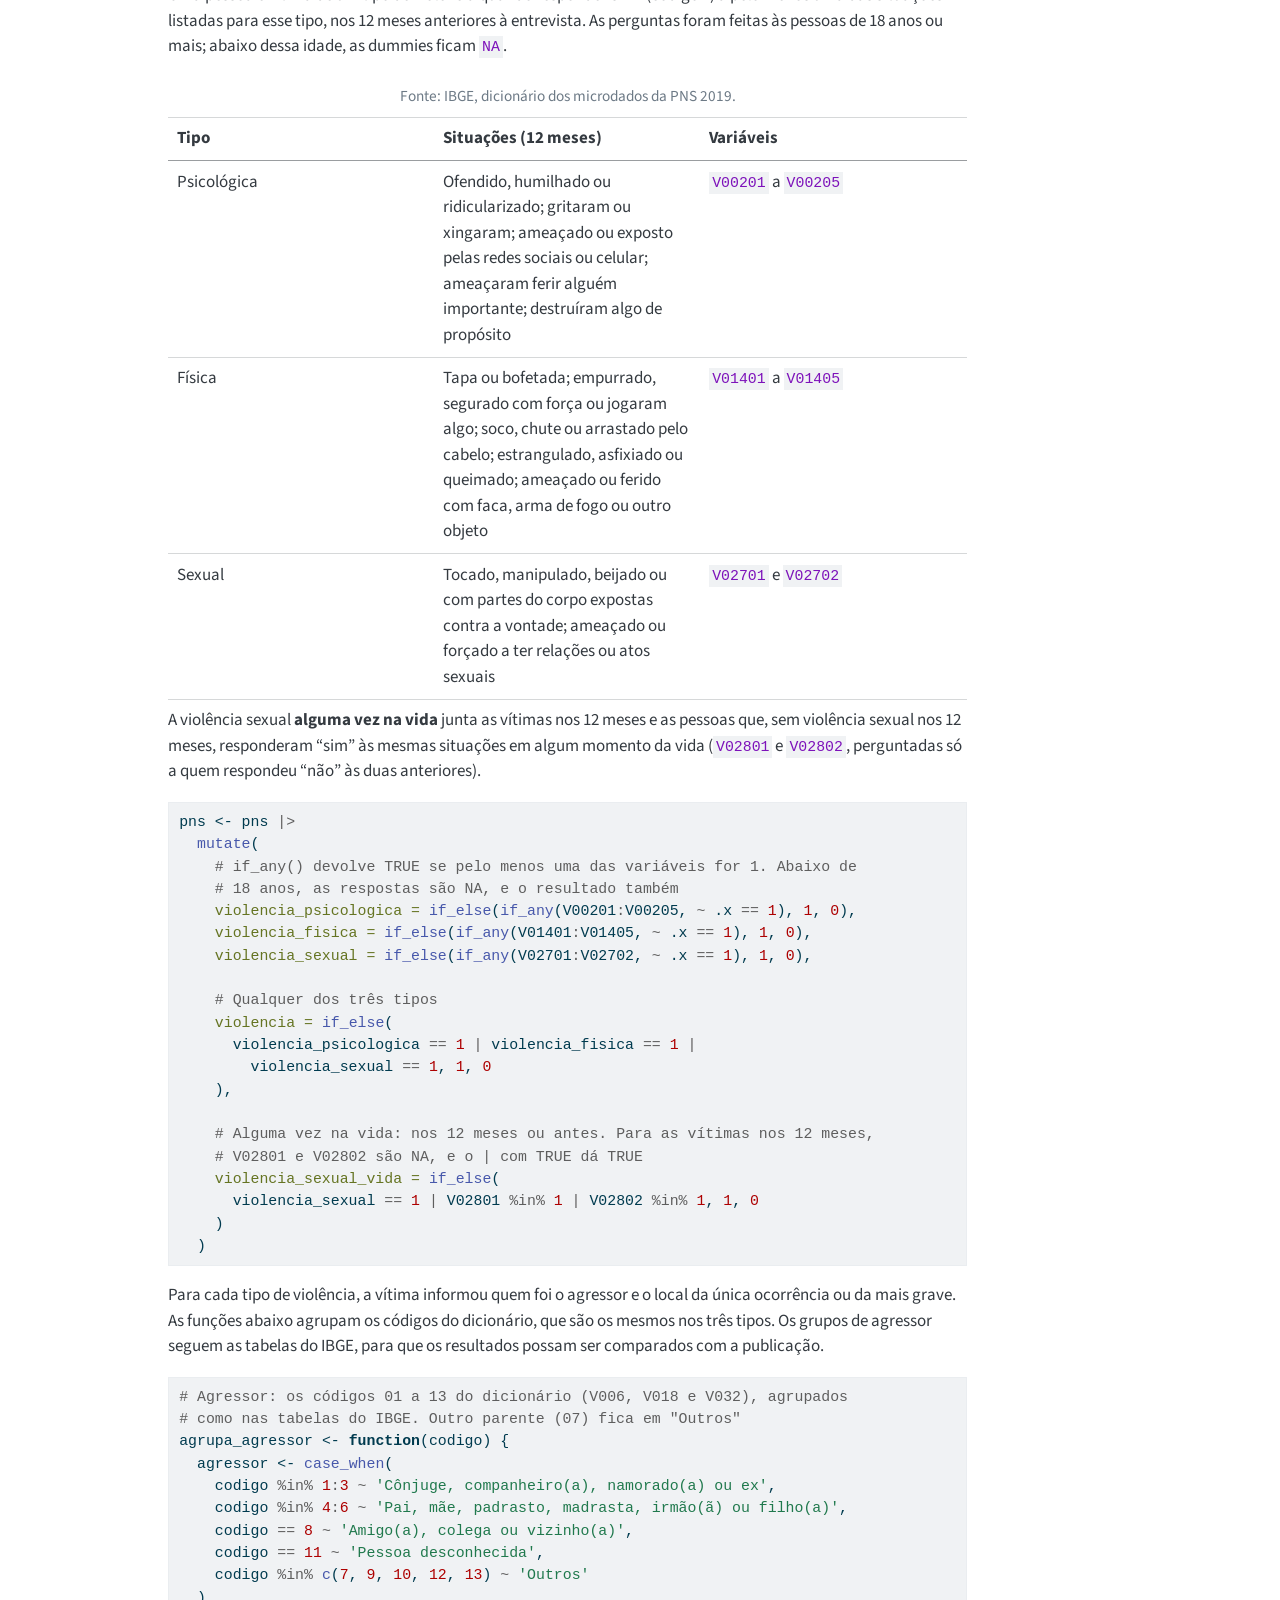
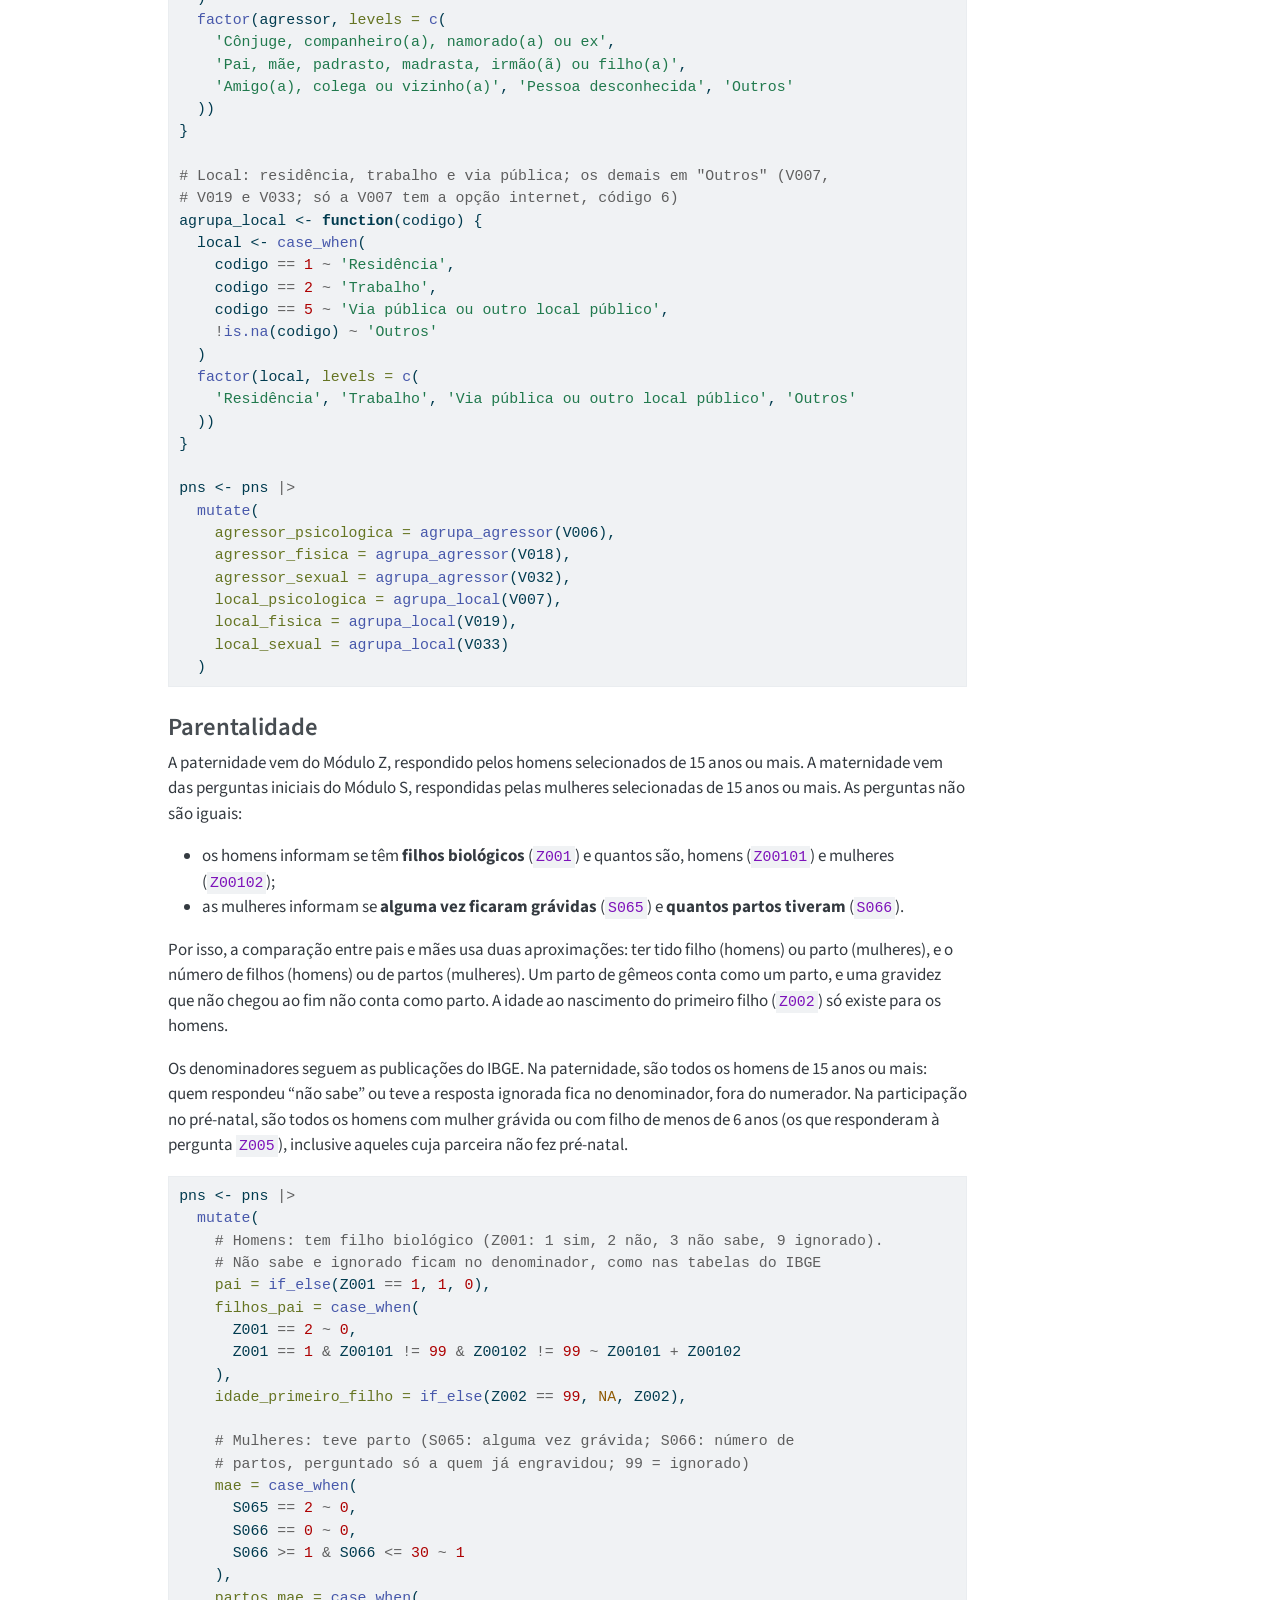
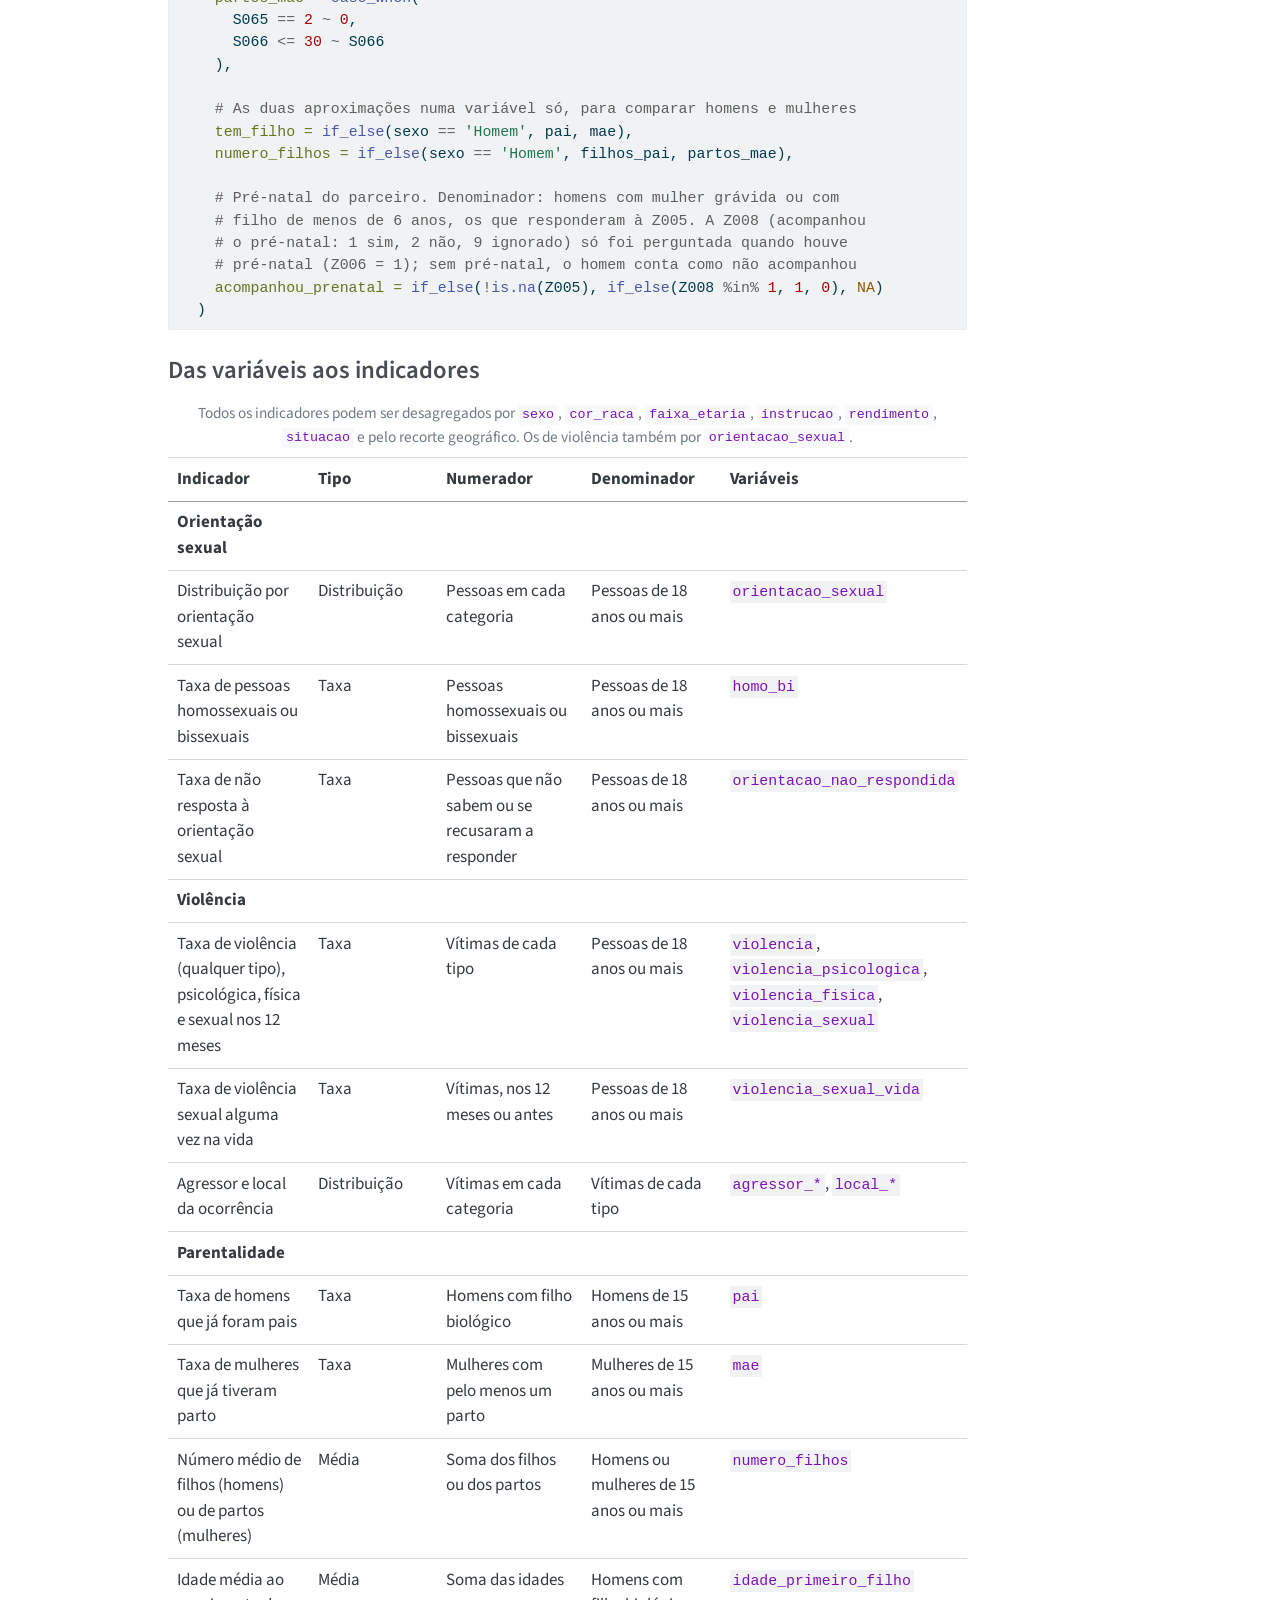
<file: dia1.html>
<!DOCTYPE html>
<html xmlns="http://www.w3.org/1999/xhtml" lang="pt" xml:lang="pt"><head>

<meta charset="utf-8">
<meta name="generator" content="quarto-1.10.18">

<meta name="viewport" content="width=device-width, initial-scale=1.0, user-scalable=yes">


<title>Dia 1: da pesquisa aos primeiros indicadores – Orientação sexual, violência e parentalidade na PNS</title>
<style>
/* Default styles provided by pandoc.
** See https://pandoc.org/MANUAL.html#variables-for-html for config info.
*/
span.smallcaps{font-variant: small-caps;}
div.columns{display: flex; gap: 1.5em;}
div.column{flex: auto;}
@media screen {
div.columns{gap: min(4vw, 1.5em);}
div.column{overflow-x: auto;}
}
div.hanging-indent{margin-left: 1.5em; text-indent: -1.5em;}
ul.task-list{list-style: none;}
ul.task-list li input[type="checkbox"] {
  width: 0.8em;
  margin: 0 0.8em 0.2em -1em; /* quarto-specific, see https://github.com/quarto-dev/quarto-cli/issues/4556 */ 
  vertical-align: middle;
}
/* CSS for syntax highlighting */
html { -webkit-text-size-adjust: 100%; }
pre > code.sourceCode { white-space: pre; position: relative; }
pre > code.sourceCode > span { display: inline-block; line-height: 1.25; }
pre > code.sourceCode > span:empty { height: 1.2em; }
.sourceCode { overflow: visible; }
code.sourceCode > span { color: inherit; text-decoration: inherit; }
div.sourceCode { margin: 1em 0; }
pre.sourceCode { margin: 0; }
@media screen {
div.sourceCode { overflow: auto; }
}
@media print {
pre > code.sourceCode { white-space: pre-wrap; }
pre > code.sourceCode > span { text-indent: -5em; padding-left: 5em; }
}
pre.numberSource code
  { counter-reset: source-line 0; }
pre.numberSource code > span
  { position: relative; left: -4em; counter-increment: source-line; }
pre.numberSource code > span > a:first-child::before
  { content: counter(source-line);
    position: relative; left: -1em; text-align: right; vertical-align: baseline;
    border: none; display: inline-block;
    -webkit-touch-callout: none; -webkit-user-select: none;
    -khtml-user-select: none; -moz-user-select: none;
    -ms-user-select: none; user-select: none;
    padding: 0 4px; width: 4em;
  }
pre.numberSource { margin-left: 3em;  padding-left: 4px; }
div.sourceCode
  {   }
@media screen {
pre > code.sourceCode > span > a:first-child::before { text-decoration: underline; }
}
</style>


<script src="site_libs/quarto-nav/quarto-nav.js"></script>
<script src="site_libs/quarto-nav/headroom.min.js"></script>
<script src="site_libs/clipboard/clipboard.min.js"></script>
<script src="site_libs/quarto-search/autocomplete.umd.js"></script>
<script src="site_libs/quarto-search/fuse.min.js"></script>
<script src="site_libs/quarto-search/quarto-search.js"></script>
<meta name="quarto:offset" content="./">
<script src="site_libs/quarto-html/quarto.js" type="module"></script>
<script src="site_libs/quarto-html/tabsets/tabsets.js" type="module"></script>
<script src="site_libs/quarto-html/popper.min.js"></script>
<script src="site_libs/quarto-html/tippy.umd.min.js"></script>
<script src="site_libs/quarto-html/anchor.min.js"></script>
<link href="site_libs/quarto-html/tippy.css" rel="stylesheet">
<link href="site_libs/quarto-html/quarto-syntax-highlighting-64a204ab8560d761af7679ceaba22944.css" rel="stylesheet" id="quarto-text-highlighting-styles">
<script src="site_libs/bootstrap/bootstrap.min.js"></script>
<link href="site_libs/bootstrap/bootstrap-icons.css" rel="stylesheet">
<link href="site_libs/bootstrap/bootstrap-81f4f19b85498fea71cac0445b39b2d3.min.css" rel="stylesheet" append-hash="true" id="quarto-bootstrap" data-mode="light">
<script id="quarto-search-options" type="application/json">{
  "location": "navbar",
  "copy-button": false,
  "collapse-after": 3,
  "panel-placement": "end",
  "type": "overlay",
  "limit": 50,
  "keyboard-shortcut": [
    "f",
    "/",
    "s"
  ],
  "show-item-context": false,
  "language": {
    "search-no-results-text": "Nenhum resultado",
    "search-matching-documents-text": "documentos correspondentes",
    "search-copy-link-title": "Copiar link para a busca",
    "search-hide-matches-text": "Esconder correspondências adicionais",
    "search-more-match-text": "mais correspondência neste documento",
    "search-more-matches-text": "mais correspondências neste documento",
    "search-clear-button-title": "Limpar",
    "search-text-placeholder": "",
    "search-detached-cancel-button-title": "Cancelar",
    "search-submit-button-title": "Enviar",
    "search-label": "Procurar"
  }
}</script>


<link rel="stylesheet" href="styles.css">
</head>

<body class="nav-fixed quarto-light">

<div id="quarto-search-results"></div>
  <header id="quarto-header" class="headroom fixed-top">
    <nav class="navbar navbar-expand-lg " data-bs-theme="dark">
      <div class="navbar-container container-fluid">
      <div class="navbar-brand-container mx-auto">
    <a class="navbar-brand" href="./index.html">
    <span class="navbar-title">Orientação sexual, violência e parentalidade na PNS</span>
    </a>
  </div>
            <div id="quarto-search" class="" title="Procurar"></div>
          <button class="navbar-toggler" type="button" data-bs-toggle="collapse" data-bs-target="#navbarCollapse" aria-controls="navbarCollapse" role="menu" aria-expanded="false" aria-label="Alternar de navegação" onclick="if (window.quartoToggleHeadroom) { window.quartoToggleHeadroom(); }">
  <span class="navbar-toggler-icon"></span>
</button>
          <div class="collapse navbar-collapse" id="navbarCollapse">
            <ul class="navbar-nav navbar-nav-scroll me-auto">
  <li class="nav-item">
    <a class="nav-link" href="./index.html"> 
<span class="menu-text">Início</span></a>
  </li>  
  <li class="nav-item">
    <a class="nav-link" href="./preparacao.html"> 
<span class="menu-text">Preparação</span></a>
  </li>  
  <li class="nav-item dropdown ">
    <a class="nav-link dropdown-toggle" href="#" id="nav-menu-programa" role="link" data-bs-toggle="dropdown" aria-expanded="false">
 <span class="menu-text">Programa</span>
    </a>
    <ul class="dropdown-menu" aria-labelledby="nav-menu-programa">    
        <li>
    <a class="dropdown-item" href="./dia1.html">
 <span class="dropdown-text">Dia 1: da pesquisa aos primeiros indicadores</span></a>
  </li>  
        <li>
    <a class="dropdown-item" href="./dia2.html">
 <span class="dropdown-text">Dia 2: violência, orientação sexual e parentalidade</span></a>
  </li>  
        <li>
    <a class="dropdown-item" href="./relatorio.html">
 <span class="dropdown-text">Relatório</span></a>
  </li>  
    </ul>
  </li>
  <li class="nav-item">
    <a class="nav-link" href="./materiais.html"> 
<span class="menu-text">Materiais</span></a>
  </li>  
  <li class="nav-item">
    <a class="nav-link" href="./dados.html"> 
<span class="menu-text">Dados</span></a>
  </li>  
  <li class="nav-item">
    <a class="nav-link" href="./referencias.html"> 
<span class="menu-text">Referências</span></a>
  </li>  
  <li class="nav-item">
    <a class="nav-link" href="./about.html"> 
<span class="menu-text">Sobre</span></a>
  </li>  
</ul>
            <ul class="navbar-nav navbar-nav-scroll ms-auto">
  <li class="nav-item compact">
    <a class="nav-link" href="https://github.com/LincolnTSilva/saude-sexualidade-pns-2019"> <i class="bi bi-github" role="img" aria-label="Repositório no GitHub">
</i> 
<span class="menu-text"></span></a>
  </li>  
</ul>
          </div> <!-- /navcollapse -->
            <div class="quarto-navbar-tools">
</div>
      </div> <!-- /container-fluid -->
    </nav>
</header>
<!-- content -->
<div id="quarto-content" class="quarto-container page-columns page-rows-contents page-layout-article page-navbar">
<!-- sidebar -->
<!-- margin-sidebar -->
    <div id="quarto-margin-sidebar" class="sidebar margin-sidebar">
        <nav id="TOC" role="doc-toc" class="toc-active">
    <h2 id="toc-title">Nesta página</h2>
   
  <ul>
  <li><a href="#programa" id="toc-programa" class="nav-link active" data-scroll-target="#programa">Programa</a></li>
  <li><a href="#enquadramento" id="toc-enquadramento" class="nav-link" data-scroll-target="#enquadramento">1. Enquadramento</a></li>
  <li><a href="#a-pns-2019-e-o-questionário" id="toc-a-pns-2019-e-o-questionário" class="nav-link" data-scroll-target="#a-pns-2019-e-o-questionário">2. A PNS 2019 e o questionário</a></li>
  <li><a href="#a-base" id="toc-a-base" class="nav-link" data-scroll-target="#a-base">3. A base</a>
  <ul class="collapse">
  <li><a href="#pacotes" id="toc-pacotes" class="nav-link" data-scroll-target="#pacotes">Pacotes</a></li>
  <li><a href="#parâmetros" id="toc-parâmetros" class="nav-link" data-scroll-target="#parâmetros">Parâmetros</a></li>
  <li><a href="#a-geração-da-base" id="toc-a-geração-da-base" class="nav-link" data-scroll-target="#a-geração-da-base">A geração da base</a></li>
  <li><a href="#a-leitura-da-base" id="toc-a-leitura-da-base" class="nav-link" data-scroll-target="#a-leitura-da-base">A leitura da base</a></li>
  </ul></li>
  <li><a href="#das-variáveis-aos-indicadores" id="toc-das-variáveis-aos-indicadores" class="nav-link" data-scroll-target="#das-variáveis-aos-indicadores">4. Das variáveis aos indicadores</a>
  <ul class="collapse">
  <li><a href="#características-da-pessoa-e-do-domicílio" id="toc-características-da-pessoa-e-do-domicílio" class="nav-link" data-scroll-target="#características-da-pessoa-e-do-domicílio">Características da pessoa e do domicílio</a></li>
  <li><a href="#orientação-sexual" id="toc-orientação-sexual" class="nav-link" data-scroll-target="#orientação-sexual">Orientação sexual</a></li>
  <li><a href="#violência" id="toc-violência" class="nav-link" data-scroll-target="#violência">Violência</a></li>
  <li><a href="#parentalidade" id="toc-parentalidade" class="nav-link" data-scroll-target="#parentalidade">Parentalidade</a></li>
  <li><a href="#das-variáveis-aos-indicadores-1" id="toc-das-variáveis-aos-indicadores-1" class="nav-link" data-scroll-target="#das-variáveis-aos-indicadores-1">Das variáveis aos indicadores</a></li>
  </ul></li>
  <li><a href="#desenho-amostral-e-indicadores-com-precisão" id="toc-desenho-amostral-e-indicadores-com-precisão" class="nav-link" data-scroll-target="#desenho-amostral-e-indicadores-com-precisão">5. Desenho amostral e indicadores com precisão</a>
  <ul class="collapse">
  <li><a href="#a-estimativa-pontual-a-soma-dos-pesos" id="toc-a-estimativa-pontual-a-soma-dos-pesos" class="nav-link" data-scroll-target="#a-estimativa-pontual-a-soma-dos-pesos">A estimativa pontual: a soma dos pesos</a></li>
  <li><a href="#o-desenho-amostral" id="toc-o-desenho-amostral" class="nav-link" data-scroll-target="#o-desenho-amostral">O desenho amostral</a></li>
  <li><a href="#funções-para-o-brasil-e-os-recortes" id="toc-funções-para-o-brasil-e-os-recortes" class="nav-link" data-scroll-target="#funções-para-o-brasil-e-os-recortes">Funções para o Brasil e os recortes</a></li>
  <li><a href="#a-orientação-sexual-da-população-adulta" id="toc-a-orientação-sexual-da-população-adulta" class="nav-link" data-scroll-target="#a-orientação-sexual-da-população-adulta">A orientação sexual da população adulta</a></li>
  </ul></li>
  </ul>
<div class="quarto-code-links"><h2>Ligações de código</h2><ul><li><a href="downloads/dia1.qmd"><i class="bi bi-download"></i>Baixar o Dia 1 (.qmd)</a></li></ul></div></nav>
    </div>
<!-- main -->
<main class="content" id="quarto-document-content">

<header id="title-block-header" class="quarto-title-block default">
<div class="quarto-title">
<div class="quarto-title-block"><div><h1 class="title">Dia 1: da pesquisa aos primeiros indicadores</h1><button type="button" class="btn code-tools-button" id="quarto-code-tools-source"><i class="bi"></i> Código</button></div></div>
<p class="subtitle lead">3 horas · da pergunta de pesquisa às primeiras estimativas com precisão</p>
</div>



<div class="quarto-title-meta">

    
  
    
  </div>
  


</header>


<!-- Página gerada por _sincroniza-dias.py: o texto e o código fora dos marcadores "dia" vêm do relatorio.qmd. Edite no relatório e rode o script de novo. -->
<!-- dia: inicio -->
<p><a href="downloads/dia1.qmd"><img src="imagens/baixar-dia1.svg" class="img-fluid" alt="Baixar o Dia 1 (.qmd)"></a></p>
<p>O primeiro dia vai da pergunta de pesquisa às primeiras estimativas com intervalo de confiança e coeficiente de variação.</p>
<section id="programa" class="level2">
<h2 class="anchored" data-anchor-id="programa">Programa</h2>
<div class="programa">
<table class="caption-top table">
<colgroup>
<col style="width: 50%">
<col style="width: 50%">
</colgroup>
<thead>
<tr class="header">
<th>Bloco</th>
<th>Conteúdo</th>
</tr>
</thead>
<tbody>
<tr class="odd">
<td>1. Enquadramento</td>
<td>Orientação sexual, violência e parentalidade sob a ótica de gênero e raça. Sexo e gênero na PNS. Orientação sexual como estatística experimental</td>
</tr>
<tr class="even">
<td>2. A PNS 2019 e o questionário</td>
<td>Desenho em três estágios, morador selecionado, Módulos V, Y, Z, R e S (perguntas iniciais), quem responde o quê</td>
</tr>
<tr class="odd">
<td>3. A base</td>
<td>Geração da base com o <code>PNSIBGE</code> (mostrada pronta) e leitura com tipos definidos</td>
</tr>
<tr class="even">
<td>4. Das variáveis aos indicadores</td>
<td>Orientação sexual, violência psicológica, física e sexual, paternidade, maternidade e cor ou raça</td>
</tr>
<tr class="odd">
<td>5. Desenho amostral e indicadores com precisão</td>
<td><code>srvyr</code> com o peso do morador selecionado. Orientação sexual por sexo e idade, com erro-padrão, intervalo de confiança e coeficiente de variação</td>
</tr>
</tbody>
</table>
</div>
<!-- /dia -->
</section>
<section id="enquadramento" class="level2">
<h2 class="anchored" data-anchor-id="enquadramento">1. Enquadramento</h2>
<p>Este relatório constrói indicadores sobre três dimensões da vida da população adulta brasileira: a <strong>orientação sexual</strong>, a <strong>violência</strong> e a <strong>parentalidade</strong>. Em todas elas, a pergunta de fundo é a mesma: como essas experiências se distribuem entre homens e mulheres, entre grupos de cor ou raça e entre grupos de orientação sexual, e o que essas diferenças revelam sobre desigualdades e situações de vulnerabilidade.</p>
<ul>
<li><strong>Orientação sexual.</strong> Segundo o IBGE, a PNS 2019 foi a primeira pesquisa domiciliar do Instituto a investigar a orientação sexual das pessoas. Até então, as informações disponíveis sobre o tema eram indiretas: os casais do mesmo sexo identificados no Censo Demográfico 2010 e em outras pesquisas domiciliares, e os casamentos entre pessoas do mesmo sexo registrados nas estatísticas do registro civil. A informação permite estimar o tamanho da população que se declara homossexual ou bissexual e comparar as suas condições de vida e de saúde com as da população heterossexual. Ela atende a uma demanda da Política Nacional de Saúde Integral LGBT, que prevê a inclusão do quesito nos instrumentos de vigilância em saúde.</li>
<li><strong>Violência.</strong> A violência interpessoal é um problema de saúde pública, com impactos físicos e psicológicos duradouros. A PNS 2019 investiga a violência psicológica, física e sexual, quem foi o agressor e onde ela ocorreu, o que permite ver como a violência contra as mulheres se concentra nas relações próximas e no domicílio.</li>
<li><strong>Parentalidade.</strong> A fecundidade costuma ser medida só pelas mulheres. A PNS 2019 incluiu um módulo respondido pelos próprios homens sobre paternidade e participação no pré-natal, o que permite comparar a experiência de pais e mães.</li>
</ul>
<div class="callout callout-style-default callout-important callout-titled">
<div class="callout-header d-flex align-content-center">
<div class="callout-icon-container">
<i class="callout-icon"></i>
</div>
<div class="callout-title-container flex-fill">
<span class="screen-reader-only">Importante</span>Sexo, gênero e orientação sexual na PNS 2019
</div>
</div>
<div class="callout-body-container callout-body">
<ul>
<li><strong>Sexo.</strong> A PNS registra o sexo da pessoa em duas categorias, homem e mulher. A pesquisa não investiga a identidade de gênero. Os indicadores comparam homens e mulheres, mas não permitem analisar a população trans ou de outras identidades de gênero.</li>
<li><strong>Orientação sexual autoidentificada.</strong> A pergunta “Qual é a sua orientação sexual?” capta como a pessoa se identifica. A orientação sexual tem outras dimensões, como a atração e o comportamento sexual, que a PNS não investiga: uma pessoa pode se declarar heterossexual e ter atração por pessoas do mesmo sexo.</li>
<li><strong>Estatística experimental.</strong> O IBGE divulgou os resultados de orientação sexual como estatísticas experimentais, ainda em avaliação. A pergunta é sensível: o estigma, o medo da discriminação, a falta de privacidade na entrevista e a dificuldade com termos como “heterossexual” podem levar a pessoa a não se declarar, a dizer que não sabe ou a se recusar a responder. As estimativas devem ser lidas com cautela, e as categorias “não sabe” e “recusou-se a responder” merecem atenção própria.</li>
</ul>
</div>
</div>
</section>
<section id="a-pns-2019-e-o-questionário" class="level2">
<h2 class="anchored" data-anchor-id="a-pns-2019-e-o-questionário">2. A PNS 2019 e o questionário</h2>
<p>A Pesquisa Nacional de Saúde (PNS) é realizada pelo IBGE em convênio com o Ministério da Saúde. A primeira edição foi a campo em 2013, e a segunda, usada neste relatório, em 2019. A pesquisa investiga o acesso e o uso dos serviços de saúde, as condições de saúde da população e os fatores de risco para doenças crônicas, com atenção especial à equidade.</p>
<p><strong>O desenho amostral.</strong> O plano amostral é conglomerado em três estágios, com estratificação das unidades primárias de amostragem. No primeiro estágio, são sorteadas as unidades primárias de amostragem (UPAs), formadas por setores censitários, a partir da Amostra Mestra do IBGE. No segundo, um número fixo de domicílios em cada UPA. No terceiro, <strong>um morador de 15 anos ou mais em cada domicílio</strong>, sorteado no momento da entrevista: o <strong>morador selecionado</strong>.</p>
<p><strong>Três questionários.</strong> O questionário do domicílio trata das características da moradia. O questionário dos moradores traz as características de todas as pessoas, como sexo, idade, cor ou raça, educação, trabalho e rendimento. O questionário individual é respondido pelo morador selecionado, que fala por si, e traz os temas sensíveis deste relatório. Por isso, todas as estimativas usam o <strong>peso do morador selecionado</strong>, que expande a amostra de moradores selecionados para a população de 15 anos ou mais.</p>
<p><strong>Quem responde o quê.</strong> Cada módulo do questionário individual tem a sua população:</p>
<table class="caption-top table">
<caption>Fonte: IBGE, questionário e dicionário dos microdados da PNS 2019.</caption>
<colgroup>
<col style="width: 33%">
<col style="width: 33%">
<col style="width: 33%">
</colgroup>
<thead>
<tr class="header">
<th>Dimensão</th>
<th>Módulo da PNS 2019</th>
<th>Quem responde</th>
</tr>
</thead>
<tbody>
<tr class="odd">
<td>Orientação sexual</td>
<td>Y. Atividade sexual (pergunta final do módulo)</td>
<td>Morador selecionado de 18 anos ou mais</td>
</tr>
<tr class="even">
<td>Violência</td>
<td>V. Violência</td>
<td>Morador selecionado de 18 anos ou mais</td>
</tr>
<tr class="odd">
<td>Paternidade</td>
<td>Z. Paternidade e pré-natal do parceiro</td>
<td>Homens selecionados de 15 anos ou mais</td>
</tr>
<tr class="even">
<td>Maternidade</td>
<td>S. Atendimento pré-natal (só as perguntas iniciais: gravidez, número de partos e data do último parto)</td>
<td>Mulheres selecionadas de 15 anos ou mais</td>
</tr>
<tr class="odd">
<td>Saúde da mulher</td>
<td>R. Saúde da mulher (contracepção e planejamento familiar)</td>
<td>Mulheres selecionadas de 15 anos ou mais</td>
</tr>
</tbody>
</table>
<p><strong>Questionário e dicionário.</strong> O questionário mostra as perguntas como foram feitas e a quem cada uma se aplica. O dicionário dos microdados dá o nome de cada variável no arquivo, as suas categorias e os seus códigos. Os dois estão na <a href="https://ftp.ibge.gov.br/PNS/2019/Microdados/Documentacao/">página de documentação dos microdados</a> da PNS 2019, no arquivo <code>Dicionario_e_input</code> (o dicionário é a planilha <code>dicionario_PNS_microdados_2019.xls</code>). As variáveis cujo nome começa com <code>VD</code> são <strong>variáveis derivadas</strong>, construídas pelo IBGE a partir de várias perguntas, como o nível de instrução e a faixa de rendimento domiciliar per capita.</p>
<div class="callout callout-style-default callout-note callout-titled">
<div class="callout-header d-flex align-content-center">
<div class="callout-icon-container">
<i class="callout-icon"></i>
</div>
<div class="callout-title-container flex-fill">
<span class="screen-reader-only">Nota</span>Violência: um questionário novo em 2019
</div>
</div>
<div class="callout-body-container callout-body">
<p>Em 2013, a PNS considerava vítima de violência quem respondia “sim” a duas perguntas diretas, sobre agressão por pessoa desconhecida e por pessoa conhecida. Em 2019, o questionário passou a listar situações concretas de agressão psicológica, física e sexual, e é vítima quem responde “sim” a pelo menos uma delas. Por isso, os resultados de violência das duas edições não são comparáveis.</p>
</div>
</div>
</section>
<section id="a-base" class="level2">
<h2 class="anchored" data-anchor-id="a-base">3. A base</h2>
<section id="pacotes" class="level3">
<h3 class="anchored" data-anchor-id="pacotes">Pacotes</h3>
<div class="cell">
<div class="code-copy-outer-scaffold"><div class="sourceCode cell-code" id="cb1"><pre class="sourceCode r code-with-copy"><code class="sourceCode r"><span id="cb1-1"><a href="#cb1-1" aria-hidden="true" tabindex="-1"></a><span class="co"># Repositório do CRAN mantido pela Posit (RStudio), para instalar pacotes caso</span></span>
<span id="cb1-2"><a href="#cb1-2" aria-hidden="true" tabindex="-1"></a><span class="co"># necessário</span></span>
<span id="cb1-3"><a href="#cb1-3" aria-hidden="true" tabindex="-1"></a><span class="fu">options</span>(<span class="at">repos =</span> <span class="fu">c</span>(<span class="at">CRAN =</span> <span class="st">'https://cran.rstudio.com'</span>))</span>
<span id="cb1-4"><a href="#cb1-4" aria-hidden="true" tabindex="-1"></a></span>
<span id="cb1-5"><a href="#cb1-5" aria-hidden="true" tabindex="-1"></a>pacotes <span class="ot">&lt;-</span> <span class="fu">c</span>(</span>
<span id="cb1-6"><a href="#cb1-6" aria-hidden="true" tabindex="-1"></a>  <span class="st">'dplyr'</span>, <span class="st">'tidyr'</span>, <span class="st">'stringr'</span>, <span class="st">'ggplot2'</span>, <span class="st">'plotly'</span>, <span class="st">'readr'</span>, <span class="st">'survey'</span>,</span>
<span id="cb1-7"><a href="#cb1-7" aria-hidden="true" tabindex="-1"></a>  <span class="st">'srvyr'</span>, <span class="st">'broom'</span>, <span class="st">'PNSIBGE'</span></span>
<span id="cb1-8"><a href="#cb1-8" aria-hidden="true" tabindex="-1"></a>)</span>
<span id="cb1-9"><a href="#cb1-9" aria-hidden="true" tabindex="-1"></a></span>
<span id="cb1-10"><a href="#cb1-10" aria-hidden="true" tabindex="-1"></a><span class="co"># Para cada pacote, o require() tenta carregar e devolve FALSE se ele não</span></span>
<span id="cb1-11"><a href="#cb1-11" aria-hidden="true" tabindex="-1"></a><span class="co"># estiver instalado; nesse caso, o install.packages() instala e o library()</span></span>
<span id="cb1-12"><a href="#cb1-12" aria-hidden="true" tabindex="-1"></a><span class="co"># carrega. warn.conflicts = FALSE esconde as mensagens de funções com o</span></span>
<span id="cb1-13"><a href="#cb1-13" aria-hidden="true" tabindex="-1"></a><span class="co"># mesmo nome em pacotes diferentes (por exemplo, filter() no dplyr e no stats)</span></span>
<span id="cb1-14"><a href="#cb1-14" aria-hidden="true" tabindex="-1"></a><span class="cf">for</span> (pacote <span class="cf">in</span> pacotes) {</span>
<span id="cb1-15"><a href="#cb1-15" aria-hidden="true" tabindex="-1"></a>  <span class="cf">if</span> (<span class="sc">!</span><span class="fu">require</span>(pacote, <span class="at">character.only =</span> <span class="cn">TRUE</span>, <span class="at">quietly =</span> <span class="cn">TRUE</span>,</span>
<span id="cb1-16"><a href="#cb1-16" aria-hidden="true" tabindex="-1"></a>               <span class="at">warn.conflicts =</span> <span class="cn">FALSE</span>)) {</span>
<span id="cb1-17"><a href="#cb1-17" aria-hidden="true" tabindex="-1"></a>    <span class="fu">install.packages</span>(pacote)</span>
<span id="cb1-18"><a href="#cb1-18" aria-hidden="true" tabindex="-1"></a>    <span class="fu">library</span>(pacote, <span class="at">character.only =</span> <span class="cn">TRUE</span>, <span class="at">warn.conflicts =</span> <span class="cn">FALSE</span>)</span>
<span id="cb1-19"><a href="#cb1-19" aria-hidden="true" tabindex="-1"></a>  }</span>
<span id="cb1-20"><a href="#cb1-20" aria-hidden="true" tabindex="-1"></a>}</span></code></pre></div><button title="Copiar para a área de transferência" class="code-copy-button"><i class="bi"></i></button></div>
</div>
</section>
<section id="parâmetros" class="level3">
<h3 class="anchored" data-anchor-id="parâmetros">Parâmetros</h3>
<p>Os recortes geográficos vêm do cabeçalho do relatório, no parâmetro <code>recortes</code>. O Brasil entra sempre; os recortes são acrescentados a ele e podem ser siglas de UF (<code>"RJ"</code>) ou nomes de Grandes Regiões (<code>"Sudeste"</code>). O bloco abaixo confere os recortes antes de qualquer cálculo e interrompe o relatório, com uma mensagem clara, se algum não existir.</p>
<div class="cell">
<div class="code-copy-outer-scaffold"><div class="sourceCode cell-code" id="cb2"><pre class="sourceCode r code-with-copy"><code class="sourceCode r"><span id="cb2-1"><a href="#cb2-1" aria-hidden="true" tabindex="-1"></a><span class="co"># Código, sigla e nome de cada UF, com a sua Grande Região. O código é o da</span></span>
<span id="cb2-2"><a href="#cb2-2" aria-hidden="true" tabindex="-1"></a><span class="co"># variável V0001 da PNS</span></span>
<span id="cb2-3"><a href="#cb2-3" aria-hidden="true" tabindex="-1"></a>tabela_ufs <span class="ot">&lt;-</span> <span class="fu">tribble</span>(</span>
<span id="cb2-4"><a href="#cb2-4" aria-hidden="true" tabindex="-1"></a>  <span class="sc">~</span>V0001, <span class="sc">~</span>sigla, <span class="sc">~</span>nome_uf,              <span class="sc">~</span>regiao,</span>
<span id="cb2-5"><a href="#cb2-5" aria-hidden="true" tabindex="-1"></a>  <span class="dv">11</span>,     <span class="st">'RO'</span>,   <span class="st">'Rondônia'</span>,            <span class="st">'Norte'</span>,</span>
<span id="cb2-6"><a href="#cb2-6" aria-hidden="true" tabindex="-1"></a>  <span class="dv">12</span>,     <span class="st">'AC'</span>,   <span class="st">'Acre'</span>,                <span class="st">'Norte'</span>,</span>
<span id="cb2-7"><a href="#cb2-7" aria-hidden="true" tabindex="-1"></a>  <span class="dv">13</span>,     <span class="st">'AM'</span>,   <span class="st">'Amazonas'</span>,            <span class="st">'Norte'</span>,</span>
<span id="cb2-8"><a href="#cb2-8" aria-hidden="true" tabindex="-1"></a>  <span class="dv">14</span>,     <span class="st">'RR'</span>,   <span class="st">'Roraima'</span>,             <span class="st">'Norte'</span>,</span>
<span id="cb2-9"><a href="#cb2-9" aria-hidden="true" tabindex="-1"></a>  <span class="dv">15</span>,     <span class="st">'PA'</span>,   <span class="st">'Pará'</span>,                <span class="st">'Norte'</span>,</span>
<span id="cb2-10"><a href="#cb2-10" aria-hidden="true" tabindex="-1"></a>  <span class="dv">16</span>,     <span class="st">'AP'</span>,   <span class="st">'Amapá'</span>,               <span class="st">'Norte'</span>,</span>
<span id="cb2-11"><a href="#cb2-11" aria-hidden="true" tabindex="-1"></a>  <span class="dv">17</span>,     <span class="st">'TO'</span>,   <span class="st">'Tocantins'</span>,           <span class="st">'Norte'</span>,</span>
<span id="cb2-12"><a href="#cb2-12" aria-hidden="true" tabindex="-1"></a>  <span class="dv">21</span>,     <span class="st">'MA'</span>,   <span class="st">'Maranhão'</span>,            <span class="st">'Nordeste'</span>,</span>
<span id="cb2-13"><a href="#cb2-13" aria-hidden="true" tabindex="-1"></a>  <span class="dv">22</span>,     <span class="st">'PI'</span>,   <span class="st">'Piauí'</span>,               <span class="st">'Nordeste'</span>,</span>
<span id="cb2-14"><a href="#cb2-14" aria-hidden="true" tabindex="-1"></a>  <span class="dv">23</span>,     <span class="st">'CE'</span>,   <span class="st">'Ceará'</span>,               <span class="st">'Nordeste'</span>,</span>
<span id="cb2-15"><a href="#cb2-15" aria-hidden="true" tabindex="-1"></a>  <span class="dv">24</span>,     <span class="st">'RN'</span>,   <span class="st">'Rio Grande do Norte'</span>, <span class="st">'Nordeste'</span>,</span>
<span id="cb2-16"><a href="#cb2-16" aria-hidden="true" tabindex="-1"></a>  <span class="dv">25</span>,     <span class="st">'PB'</span>,   <span class="st">'Paraíba'</span>,             <span class="st">'Nordeste'</span>,</span>
<span id="cb2-17"><a href="#cb2-17" aria-hidden="true" tabindex="-1"></a>  <span class="dv">26</span>,     <span class="st">'PE'</span>,   <span class="st">'Pernambuco'</span>,          <span class="st">'Nordeste'</span>,</span>
<span id="cb2-18"><a href="#cb2-18" aria-hidden="true" tabindex="-1"></a>  <span class="dv">27</span>,     <span class="st">'AL'</span>,   <span class="st">'Alagoas'</span>,             <span class="st">'Nordeste'</span>,</span>
<span id="cb2-19"><a href="#cb2-19" aria-hidden="true" tabindex="-1"></a>  <span class="dv">28</span>,     <span class="st">'SE'</span>,   <span class="st">'Sergipe'</span>,             <span class="st">'Nordeste'</span>,</span>
<span id="cb2-20"><a href="#cb2-20" aria-hidden="true" tabindex="-1"></a>  <span class="dv">29</span>,     <span class="st">'BA'</span>,   <span class="st">'Bahia'</span>,               <span class="st">'Nordeste'</span>,</span>
<span id="cb2-21"><a href="#cb2-21" aria-hidden="true" tabindex="-1"></a>  <span class="dv">31</span>,     <span class="st">'MG'</span>,   <span class="st">'Minas Gerais'</span>,        <span class="st">'Sudeste'</span>,</span>
<span id="cb2-22"><a href="#cb2-22" aria-hidden="true" tabindex="-1"></a>  <span class="dv">32</span>,     <span class="st">'ES'</span>,   <span class="st">'Espírito Santo'</span>,      <span class="st">'Sudeste'</span>,</span>
<span id="cb2-23"><a href="#cb2-23" aria-hidden="true" tabindex="-1"></a>  <span class="dv">33</span>,     <span class="st">'RJ'</span>,   <span class="st">'Rio de Janeiro'</span>,      <span class="st">'Sudeste'</span>,</span>
<span id="cb2-24"><a href="#cb2-24" aria-hidden="true" tabindex="-1"></a>  <span class="dv">35</span>,     <span class="st">'SP'</span>,   <span class="st">'São Paulo'</span>,           <span class="st">'Sudeste'</span>,</span>
<span id="cb2-25"><a href="#cb2-25" aria-hidden="true" tabindex="-1"></a>  <span class="dv">41</span>,     <span class="st">'PR'</span>,   <span class="st">'Paraná'</span>,              <span class="st">'Sul'</span>,</span>
<span id="cb2-26"><a href="#cb2-26" aria-hidden="true" tabindex="-1"></a>  <span class="dv">42</span>,     <span class="st">'SC'</span>,   <span class="st">'Santa Catarina'</span>,      <span class="st">'Sul'</span>,</span>
<span id="cb2-27"><a href="#cb2-27" aria-hidden="true" tabindex="-1"></a>  <span class="dv">43</span>,     <span class="st">'RS'</span>,   <span class="st">'Rio Grande do Sul'</span>,   <span class="st">'Sul'</span>,</span>
<span id="cb2-28"><a href="#cb2-28" aria-hidden="true" tabindex="-1"></a>  <span class="dv">50</span>,     <span class="st">'MS'</span>,   <span class="st">'Mato Grosso do Sul'</span>,  <span class="st">'Centro-Oeste'</span>,</span>
<span id="cb2-29"><a href="#cb2-29" aria-hidden="true" tabindex="-1"></a>  <span class="dv">51</span>,     <span class="st">'MT'</span>,   <span class="st">'Mato Grosso'</span>,         <span class="st">'Centro-Oeste'</span>,</span>
<span id="cb2-30"><a href="#cb2-30" aria-hidden="true" tabindex="-1"></a>  <span class="dv">52</span>,     <span class="st">'GO'</span>,   <span class="st">'Goiás'</span>,               <span class="st">'Centro-Oeste'</span>,</span>
<span id="cb2-31"><a href="#cb2-31" aria-hidden="true" tabindex="-1"></a>  <span class="dv">53</span>,     <span class="st">'DF'</span>,   <span class="st">'Distrito Federal'</span>,    <span class="st">'Centro-Oeste'</span></span>
<span id="cb2-32"><a href="#cb2-32" aria-hidden="true" tabindex="-1"></a>)</span>
<span id="cb2-33"><a href="#cb2-33" aria-hidden="true" tabindex="-1"></a></span>
<span id="cb2-34"><a href="#cb2-34" aria-hidden="true" tabindex="-1"></a><span class="co"># Cada recorte precisa ser uma sigla de UF ou o nome de uma Grande Região</span></span>
<span id="cb2-35"><a href="#cb2-35" aria-hidden="true" tabindex="-1"></a>recortes <span class="ot">&lt;-</span> params<span class="sc">$</span>recortes</span>
<span id="cb2-36"><a href="#cb2-36" aria-hidden="true" tabindex="-1"></a>validos <span class="ot">&lt;-</span> <span class="fu">c</span>(tabela_ufs<span class="sc">$</span>sigla, <span class="fu">unique</span>(tabela_ufs<span class="sc">$</span>regiao))</span>
<span id="cb2-37"><a href="#cb2-37" aria-hidden="true" tabindex="-1"></a>invalidos <span class="ot">&lt;-</span> <span class="fu">setdiff</span>(recortes, validos)</span>
<span id="cb2-38"><a href="#cb2-38" aria-hidden="true" tabindex="-1"></a></span>
<span id="cb2-39"><a href="#cb2-39" aria-hidden="true" tabindex="-1"></a><span class="cf">if</span> (<span class="fu">length</span>(invalidos) <span class="sc">&gt;</span> <span class="dv">0</span>) {</span>
<span id="cb2-40"><a href="#cb2-40" aria-hidden="true" tabindex="-1"></a>  <span class="fu">stop</span>(<span class="st">'Recorte não encontrado: '</span>, <span class="fu">paste</span>(invalidos, <span class="at">collapse =</span> <span class="st">', '</span>),</span>
<span id="cb2-41"><a href="#cb2-41" aria-hidden="true" tabindex="-1"></a>       <span class="st">'. Use siglas de UF (por exemplo, "RJ") ou nomes de Grandes '</span>,</span>
<span id="cb2-42"><a href="#cb2-42" aria-hidden="true" tabindex="-1"></a>       <span class="st">'Regiões ("Norte", "Nordeste", "Sudeste", "Sul", "Centro-Oeste").'</span>)</span>
<span id="cb2-43"><a href="#cb2-43" aria-hidden="true" tabindex="-1"></a>}</span>
<span id="cb2-44"><a href="#cb2-44" aria-hidden="true" tabindex="-1"></a></span>
<span id="cb2-45"><a href="#cb2-45" aria-hidden="true" tabindex="-1"></a><span class="co"># Cache: os blocos com cache: true guardam o resultado e só são calculados</span></span>
<span id="cb2-46"><a href="#cb2-46" aria-hidden="true" tabindex="-1"></a><span class="co"># de novo quando o código do bloco muda. Com a opção abaixo, também quando</span></span>
<span id="cb2-47"><a href="#cb2-47" aria-hidden="true" tabindex="-1"></a><span class="co"># os recortes mudam ou quando a base muda (a impressão digital md5 do arquivo)</span></span>
<span id="cb2-48"><a href="#cb2-48" aria-hidden="true" tabindex="-1"></a>knitr<span class="sc">::</span>opts_chunk<span class="sc">$</span><span class="fu">set</span>(<span class="at">cache.extra =</span> <span class="fu">list</span>(</span>
<span id="cb2-49"><a href="#cb2-49" aria-hidden="true" tabindex="-1"></a>  <span class="at">recortes =</span> params<span class="sc">$</span>recortes,</span>
<span id="cb2-50"><a href="#cb2-50" aria-hidden="true" tabindex="-1"></a>  <span class="at">base =</span> <span class="fu">unname</span>(tools<span class="sc">::</span><span class="fu">md5sum</span>(<span class="st">'dados/pns_2019_selecionados.csv.gz'</span>))</span>
<span id="cb2-51"><a href="#cb2-51" aria-hidden="true" tabindex="-1"></a>))</span></code></pre></div><button title="Copiar para a área de transferência" class="code-copy-button"><i class="bi"></i></button></div>
</div>
</section>
<section id="a-geração-da-base" class="level3">
<h3 class="anchored" data-anchor-id="a-geração-da-base">A geração da base</h3>
<p>A base do curso foi gerada a partir dos microdados da PNS 2019 com o pacote <code>PNSIBGE</code>. A função <code>get_pns()</code> baixa os microdados do IBGE e, com <code>selected = TRUE</code>, devolve só os moradores selecionados, com o peso do morador selecionado. O argumento <code>vars</code> escolhe as variáveis; as variáveis de identificação e do desenho amostral vêm sempre.</p>
<p>O bloco abaixo só roda com o parâmetro <code>gerar_base: true</code>. Ele baixa o arquivo de microdados do IBGE (cerca de 28 MB) e grava a base do curso na pasta <code>dados</code>. Em sala, a base já está pronta nessa pasta.</p>
<div class="cell">
<div class="code-copy-outer-scaffold"><div class="sourceCode cell-code" id="cb3"><pre class="sourceCode r code-with-copy"><code class="sourceCode r"><span id="cb3-1"><a href="#cb3-1" aria-hidden="true" tabindex="-1"></a><span class="co"># Executado só com gerar_base: true. O if protege quem roda o bloco pelo play</span></span>
<span id="cb3-2"><a href="#cb3-2" aria-hidden="true" tabindex="-1"></a><span class="co"># do RStudio, que ignora a opção eval</span></span>
<span id="cb3-3"><a href="#cb3-3" aria-hidden="true" tabindex="-1"></a><span class="cf">if</span> (params<span class="sc">$</span>gerar_base) {</span>
<span id="cb3-4"><a href="#cb3-4" aria-hidden="true" tabindex="-1"></a></span>
<span id="cb3-5"><a href="#cb3-5" aria-hidden="true" tabindex="-1"></a>  <span class="co"># Variáveis do curso, além das de identificação e do desenho amostral</span></span>
<span id="cb3-6"><a href="#cb3-6" aria-hidden="true" tabindex="-1"></a>  variaveis <span class="ot">&lt;-</span> <span class="fu">c</span>(</span>
<span id="cb3-7"><a href="#cb3-7" aria-hidden="true" tabindex="-1"></a>    <span class="co"># Localização: situação urbana ou rural e tipo de área</span></span>
<span id="cb3-8"><a href="#cb3-8" aria-hidden="true" tabindex="-1"></a>    <span class="st">'V0026'</span>, <span class="st">'V0031'</span>,</span>
<span id="cb3-9"><a href="#cb3-9" aria-hidden="true" tabindex="-1"></a>    <span class="co"># Características da pessoa e do domicílio</span></span>
<span id="cb3-10"><a href="#cb3-10" aria-hidden="true" tabindex="-1"></a>    <span class="st">'C006'</span>, <span class="st">'C008'</span>, <span class="st">'C009'</span>, <span class="st">'C004'</span>, <span class="st">'C011'</span>, <span class="st">'VDD004A'</span>, <span class="st">'VDF003'</span>, <span class="st">'VDF004'</span>,</span>
<span id="cb3-11"><a href="#cb3-11" aria-hidden="true" tabindex="-1"></a>    <span class="co"># Violência (Módulo V)</span></span>
<span id="cb3-12"><a href="#cb3-12" aria-hidden="true" tabindex="-1"></a>    <span class="st">'V001'</span>, <span class="st">'V00101'</span>,</span>
<span id="cb3-13"><a href="#cb3-13" aria-hidden="true" tabindex="-1"></a>    <span class="st">'V00201'</span>, <span class="st">'V00202'</span>, <span class="st">'V00203'</span>, <span class="st">'V00204'</span>, <span class="st">'V00205'</span>, <span class="st">'V006'</span>, <span class="st">'V007'</span>,</span>
<span id="cb3-14"><a href="#cb3-14" aria-hidden="true" tabindex="-1"></a>    <span class="st">'V01401'</span>, <span class="st">'V01402'</span>, <span class="st">'V01403'</span>, <span class="st">'V01404'</span>, <span class="st">'V01405'</span>, <span class="st">'V018'</span>, <span class="st">'V019'</span>,</span>
<span id="cb3-15"><a href="#cb3-15" aria-hidden="true" tabindex="-1"></a>    <span class="st">'V02701'</span>, <span class="st">'V02702'</span>, <span class="st">'V02801'</span>, <span class="st">'V02802'</span>, <span class="st">'V032'</span>, <span class="st">'V033'</span>, <span class="st">'V034'</span>,</span>
<span id="cb3-16"><a href="#cb3-16" aria-hidden="true" tabindex="-1"></a>    <span class="co"># Atividade sexual e orientação sexual (Módulo Y)</span></span>
<span id="cb3-17"><a href="#cb3-17" aria-hidden="true" tabindex="-1"></a>    <span class="st">'Y001'</span>, <span class="st">'Y00101'</span>, <span class="st">'Y002'</span>, <span class="st">'Y003'</span>, <span class="st">'Y008'</span>,</span>
<span id="cb3-18"><a href="#cb3-18" aria-hidden="true" tabindex="-1"></a>    <span class="co"># Paternidade (Módulo Z)</span></span>
<span id="cb3-19"><a href="#cb3-19" aria-hidden="true" tabindex="-1"></a>    <span class="st">'Z001'</span>, <span class="st">'Z00101'</span>, <span class="st">'Z00102'</span>, <span class="st">'Z002'</span>, <span class="st">'Z003'</span>, <span class="st">'Z004'</span>, <span class="st">'Z005'</span>, <span class="st">'Z006'</span>,</span>
<span id="cb3-20"><a href="#cb3-20" aria-hidden="true" tabindex="-1"></a>    <span class="st">'Z007'</span>, <span class="st">'Z008'</span>, <span class="st">'Z009'</span>, <span class="st">'Z010'</span>, <span class="st">'Z011'</span>, <span class="st">'Z012'</span>,</span>
<span id="cb3-21"><a href="#cb3-21" aria-hidden="true" tabindex="-1"></a>    <span class="co"># Maternidade (perguntas iniciais do Módulo S)</span></span>
<span id="cb3-22"><a href="#cb3-22" aria-hidden="true" tabindex="-1"></a>    <span class="st">'S065'</span>, <span class="st">'S066'</span>, <span class="st">'S06701'</span>, <span class="st">'S06702'</span>, <span class="st">'S06703'</span>,</span>
<span id="cb3-23"><a href="#cb3-23" aria-hidden="true" tabindex="-1"></a>    <span class="co"># Saúde da mulher (Módulo R)</span></span>
<span id="cb3-24"><a href="#cb3-24" aria-hidden="true" tabindex="-1"></a>    <span class="st">'R031'</span>, <span class="st">'R032'</span>, <span class="st">'R034'</span>, <span class="st">'VDR001'</span></span>
<span id="cb3-25"><a href="#cb3-25" aria-hidden="true" tabindex="-1"></a>  )</span>
<span id="cb3-26"><a href="#cb3-26" aria-hidden="true" tabindex="-1"></a></span>
<span id="cb3-27"><a href="#cb3-27" aria-hidden="true" tabindex="-1"></a>  pns_bruta <span class="ot">&lt;-</span> <span class="fu">get_pns</span>(<span class="at">year =</span> <span class="dv">2019</span>, <span class="at">selected =</span> <span class="cn">TRUE</span>, <span class="at">vars =</span> variaveis,</span>
<span id="cb3-28"><a href="#cb3-28" aria-hidden="true" tabindex="-1"></a>                       <span class="at">labels =</span> <span class="cn">FALSE</span>, <span class="at">deflator =</span> <span class="cn">FALSE</span>, <span class="at">design =</span> <span class="cn">FALSE</span>,</span>
<span id="cb3-29"><a href="#cb3-29" aria-hidden="true" tabindex="-1"></a>                       <span class="at">savedir =</span> <span class="fu">tempdir</span>())</span>
<span id="cb3-30"><a href="#cb3-30" aria-hidden="true" tabindex="-1"></a></span>
<span id="cb3-31"><a href="#cb3-31" aria-hidden="true" tabindex="-1"></a>  <span class="co"># Identificação, localização e desenho amostral: só o peso do morador</span></span>
<span id="cb3-32"><a href="#cb3-32" aria-hidden="true" tabindex="-1"></a>  <span class="co"># selecionado (V0029 sem calibração, V00291 com calibração) e a projeção de</span></span>
<span id="cb3-33"><a href="#cb3-33" aria-hidden="true" tabindex="-1"></a>  <span class="co"># população usada na calibração (V00292 e V00293)</span></span>
<span id="cb3-34"><a href="#cb3-34" aria-hidden="true" tabindex="-1"></a>  pns_base <span class="ot">&lt;-</span> pns_bruta <span class="sc">|&gt;</span></span>
<span id="cb3-35"><a href="#cb3-35" aria-hidden="true" tabindex="-1"></a>    <span class="fu">select</span>(ID_DOMICILIO, V0001, V0024, UPA_PNS,</span>
<span id="cb3-36"><a href="#cb3-36" aria-hidden="true" tabindex="-1"></a>           V0029, V00291, V00292, V00293, <span class="fu">all_of</span>(variaveis))</span>
<span id="cb3-37"><a href="#cb3-37" aria-hidden="true" tabindex="-1"></a></span>
<span id="cb3-38"><a href="#cb3-38" aria-hidden="true" tabindex="-1"></a>  <span class="fu">dir.create</span>(<span class="st">'dados'</span>, <span class="at">showWarnings =</span> <span class="cn">FALSE</span>)</span>
<span id="cb3-39"><a href="#cb3-39" aria-hidden="true" tabindex="-1"></a>  <span class="fu">write_csv</span>(pns_base, <span class="st">'dados/pns_2019_selecionados.csv.gz'</span>, <span class="at">na =</span> <span class="st">''</span>)</span>
<span id="cb3-40"><a href="#cb3-40" aria-hidden="true" tabindex="-1"></a>}</span></code></pre></div><button title="Copiar para a área de transferência" class="code-copy-button"><i class="bi"></i></button></div>
</div>
<div class="callout callout-style-default callout-warning callout-titled">
<div class="callout-header d-flex align-content-center">
<div class="callout-icon-container">
<i class="callout-icon"></i>
</div>
<div class="callout-title-container flex-fill">
<span class="screen-reader-only">Aviso</span>Só o peso do morador selecionado
</div>
</div>
<div class="callout-body-container callout-body">
<p>O microdado da PNS tem três conjuntos de pesos: o dos domicílios e moradores (<code>V0028</code>), o do morador selecionado (<code>V0029</code>) e o da antropometria (<code>V0030</code>), cada um com a sua versão calibrada e a sua projeção de população. A função <code>pns_design()</code>, que monta o desenho amostral no bloco 5, usa o primeiro conjunto que encontra na base, nessa ordem. Por isso, a base do curso guarda só o conjunto do morador selecionado: assim, não há como o desenho usar o peso errado.</p>
</div>
</div>
</section>
<section id="a-leitura-da-base" class="level3">
<h3 class="anchored" data-anchor-id="a-leitura-da-base">A leitura da base</h3>
<p>A base é um arquivo <code>.csv.gz</code> com os códigos das variáveis, como no dicionário do IBGE. Na leitura, o tipo de cada coluna é definido: sem essa definição, o <code>readr</code> adivinha e erra nos dois sentidos (identificadores viram número; códigos com zero à esquerda viram texto). Os identificadores e os códigos do desenho ficam como texto, os códigos das categorias como números inteiros, e os pesos, as idades e as contagens como números.</p>
<div class="cell">
<div class="code-copy-outer-scaffold"><div class="sourceCode cell-code" id="cb4"><pre class="sourceCode r code-with-copy"><code class="sourceCode r"><span id="cb4-1"><a href="#cb4-1" aria-hidden="true" tabindex="-1"></a><span class="co"># Tipos das colunas: texto para identificadores e códigos do desenho, número</span></span>
<span id="cb4-2"><a href="#cb4-2" aria-hidden="true" tabindex="-1"></a><span class="co"># para pesos e projeções; as demais colunas, códigos de categorias, idades e</span></span>
<span id="cb4-3"><a href="#cb4-3" aria-hidden="true" tabindex="-1"></a><span class="co"># contagens, como inteiros</span></span>
<span id="cb4-4"><a href="#cb4-4" aria-hidden="true" tabindex="-1"></a>tipos <span class="ot">&lt;-</span> <span class="fu">cols</span>(</span>
<span id="cb4-5"><a href="#cb4-5" aria-hidden="true" tabindex="-1"></a>  <span class="at">ID_DOMICILIO =</span> <span class="fu">col_character</span>(),</span>
<span id="cb4-6"><a href="#cb4-6" aria-hidden="true" tabindex="-1"></a>  <span class="at">V0024 =</span> <span class="fu">col_character</span>(),</span>
<span id="cb4-7"><a href="#cb4-7" aria-hidden="true" tabindex="-1"></a>  <span class="at">UPA_PNS =</span> <span class="fu">col_character</span>(),</span>
<span id="cb4-8"><a href="#cb4-8" aria-hidden="true" tabindex="-1"></a>  <span class="at">V00293 =</span> <span class="fu">col_character</span>(),</span>
<span id="cb4-9"><a href="#cb4-9" aria-hidden="true" tabindex="-1"></a>  <span class="at">V0029 =</span> <span class="fu">col_double</span>(),</span>
<span id="cb4-10"><a href="#cb4-10" aria-hidden="true" tabindex="-1"></a>  <span class="at">V00291 =</span> <span class="fu">col_double</span>(),</span>
<span id="cb4-11"><a href="#cb4-11" aria-hidden="true" tabindex="-1"></a>  <span class="at">V00292 =</span> <span class="fu">col_double</span>(),</span>
<span id="cb4-12"><a href="#cb4-12" aria-hidden="true" tabindex="-1"></a>  <span class="at">VDF003 =</span> <span class="fu">col_double</span>(),</span>
<span id="cb4-13"><a href="#cb4-13" aria-hidden="true" tabindex="-1"></a>  <span class="at">.default =</span> <span class="fu">col_integer</span>()</span>
<span id="cb4-14"><a href="#cb4-14" aria-hidden="true" tabindex="-1"></a>)</span>
<span id="cb4-15"><a href="#cb4-15" aria-hidden="true" tabindex="-1"></a></span>
<span id="cb4-16"><a href="#cb4-16" aria-hidden="true" tabindex="-1"></a><span class="co"># A base fica na pasta dados, ao lado do relatório</span></span>
<span id="cb4-17"><a href="#cb4-17" aria-hidden="true" tabindex="-1"></a>arquivo_base <span class="ot">&lt;-</span> <span class="st">'dados/pns_2019_selecionados.csv.gz'</span></span>
<span id="cb4-18"><a href="#cb4-18" aria-hidden="true" tabindex="-1"></a></span>
<span id="cb4-19"><a href="#cb4-19" aria-hidden="true" tabindex="-1"></a><span class="cf">if</span> (<span class="sc">!</span><span class="fu">file.exists</span>(arquivo_base)) {</span>
<span id="cb4-20"><a href="#cb4-20" aria-hidden="true" tabindex="-1"></a>  <span class="fu">stop</span>(<span class="st">'A base não está em '</span>, arquivo_base, <span class="st">'. Rode o relatório com '</span>,</span>
<span id="cb4-21"><a href="#cb4-21" aria-hidden="true" tabindex="-1"></a>       <span class="st">'gerar_base: true, que baixa os microdados do IBGE e grava a base.'</span>)</span>
<span id="cb4-22"><a href="#cb4-22" aria-hidden="true" tabindex="-1"></a>}</span>
<span id="cb4-23"><a href="#cb4-23" aria-hidden="true" tabindex="-1"></a></span>
<span id="cb4-24"><a href="#cb4-24" aria-hidden="true" tabindex="-1"></a>pns <span class="ot">&lt;-</span> <span class="fu">read_csv</span>(arquivo_base, <span class="at">col_types =</span> tipos)</span>
<span id="cb4-25"><a href="#cb4-25" aria-hidden="true" tabindex="-1"></a></span>
<span id="cb4-26"><a href="#cb4-26" aria-hidden="true" tabindex="-1"></a><span class="co"># Qualquer valor que não coube no tipo definido vira NA com aviso: melhor parar</span></span>
<span id="cb4-27"><a href="#cb4-27" aria-hidden="true" tabindex="-1"></a><span class="cf">if</span> (<span class="fu">nrow</span>(<span class="fu">problems</span>(pns)) <span class="sc">&gt;</span> <span class="dv">0</span>) {</span>
<span id="cb4-28"><a href="#cb4-28" aria-hidden="true" tabindex="-1"></a>  <span class="fu">print</span>(<span class="fu">problems</span>(pns))</span>
<span id="cb4-29"><a href="#cb4-29" aria-hidden="true" tabindex="-1"></a>  <span class="fu">stop</span>(<span class="st">'Valores que não couberam no tipo definido na leitura da base.'</span>)</span>
<span id="cb4-30"><a href="#cb4-30" aria-hidden="true" tabindex="-1"></a>}</span>
<span id="cb4-31"><a href="#cb4-31" aria-hidden="true" tabindex="-1"></a></span>
<span id="cb4-32"><a href="#cb4-32" aria-hidden="true" tabindex="-1"></a><span class="fu">glimpse</span>(pns)</span></code></pre></div><button title="Copiar para a área de transferência" class="code-copy-button"><i class="bi"></i></button></div>
<div class="cell-output cell-output-stdout">
<pre><code>Rows: 90,846
Columns: 69
$ ID_DOMICILIO &lt;chr&gt; "1100000160001", "1100000160002", "1100000160003", "11000…
$ V0001        &lt;int&gt; 11, 11, 11, 11, 11, 11, 11, 11, 11, 11, 11, 11, 11, 11, 1…
$ V0024        &lt;chr&gt; "1110011", "1110011", "1110011", "1110011", "1110011", "1…
$ UPA_PNS      &lt;chr&gt; "110000016", "110000016", "110000016", "110000016", "1100…
$ V0029        &lt;dbl&gt; 256.76725, 342.35634, 427.94542, 85.58908, 85.58908, 85.5…
$ V00291       &lt;dbl&gt; 368.8752, 508.1071, 614.7919, 122.9584, 121.2846, 117.758…
$ V00292       &lt;dbl&gt; 69788.66, 27709.94, 69788.66, 69788.66, 68501.61, 25182.2…
$ V00293       &lt;chr&gt; "11124", "11122", "11124", "11124", "11123", "11115", "11…
$ V0026        &lt;int&gt; 1, 1, 1, 1, 1, 1, 1, 1, 1, 1, 1, 1, 1, 1, 1, 1, 1, 1, 1, …
$ V0031        &lt;int&gt; 1, 1, 1, 1, 1, 1, 1, 1, 1, 1, 1, 1, 1, 1, 1, 1, 1, 1, 1, …
$ C006         &lt;int&gt; 2, 2, 2, 2, 2, 1, 2, 2, 1, 1, 2, 1, 2, 2, 1, 1, 1, 2, 1, …
$ C008         &lt;int&gt; 55, 19, 45, 58, 28, 81, 41, 38, 33, 81, 52, 36, 56, 22, 3…
$ C009         &lt;int&gt; 1, 4, 2, 2, 4, 4, 4, 1, 4, 4, 4, 1, 4, 4, 4, 1, 4, 1, 1, …
$ C004         &lt;int&gt; 1, 5, 1, 1, 1, 1, 1, 2, 1, 1, 1, 1, 1, 10, 4, 1, 5, 1, 2,…
$ C011         &lt;int&gt; 1, 4, 4, 3, 4, 4, 1, 4, 4, 2, 4, 2, 1, 4, 4, 1, 4, 4, 1, …
$ VDD004A      &lt;int&gt; 2, 4, 5, 1, 6, 2, 5, 5, 4, 2, 2, 5, 2, 2, 6, 7, 7, 7, 7, …
$ VDF003       &lt;dbl&gt; 350, 250, 500, 324, 0, 998, 999, 250, 700, 1398, 125, 160…
$ VDF004       &lt;int&gt; 2, 2, 3, 2, 1, 3, 4, 1, 3, 4, 1, 4, 3, 1, 7, 7, 6, 4, 7, …
$ V001         &lt;int&gt; 1, 1, 2, 1, 1, 1, 1, 1, 1, 1, 2, 1, 1, 2, 1, 1, 2, 1, 1, …
$ V00101       &lt;int&gt; 2, 2, 2, 2, 1, 2, 2, 2, 2, 2, 2, 2, 2, 2, 1, 1, 2, 1, 1, …
$ V00201       &lt;int&gt; 2, 2, 2, 2, 2, 2, 2, 2, 1, 2, 2, 2, 2, 2, 2, 2, 2, 2, 2, …
$ V00202       &lt;int&gt; 2, 2, 2, 2, 2, 2, 2, 2, 1, 2, 2, 2, 2, 2, 2, 1, 2, 2, 2, …
$ V00203       &lt;int&gt; 2, 2, 2, 2, 2, 2, 2, 2, 2, 2, 2, 2, 2, 2, 1, 2, 2, 2, 2, …
$ V00204       &lt;int&gt; 2, 2, 2, 2, 2, 2, 2, 2, 1, 2, 2, 2, 2, 2, 2, 2, 2, 2, 2, …
$ V00205       &lt;int&gt; 2, 2, 2, 2, 2, 2, 2, 2, 2, 2, 2, 2, 2, 2, 2, 2, 2, 2, 2, …
$ V006         &lt;int&gt; NA, NA, NA, NA, NA, NA, NA, NA, 8, NA, NA, NA, NA, NA, 2,…
$ V007         &lt;int&gt; NA, NA, NA, NA, NA, NA, NA, NA, 5, NA, NA, NA, NA, NA, 6,…
$ V01401       &lt;int&gt; 2, 2, 2, 2, 2, 2, 2, 2, 2, 2, 2, 2, 2, 2, 2, 1, 2, 1, 2, …
$ V01402       &lt;int&gt; 2, 2, 2, 2, 2, 2, 2, 2, 2, 2, 2, 2, 2, 2, 2, 2, 2, 1, 2, …
$ V01403       &lt;int&gt; 2, 2, 2, 2, 2, 2, 2, 2, 2, 2, 2, 2, 2, 2, 2, 1, 2, 2, 2, …
$ V01404       &lt;int&gt; 2, 2, 2, 2, 2, 2, 2, 2, 2, 2, 2, 2, 2, 2, 2, 2, 2, 2, 2, …
$ V01405       &lt;int&gt; 2, 2, 2, 2, 2, 2, 2, 2, 2, 2, 2, 2, 2, 2, 2, 2, 2, 2, 2, …
$ V018         &lt;int&gt; NA, NA, NA, NA, NA, NA, NA, NA, NA, NA, NA, NA, NA, NA, N…
$ V019         &lt;int&gt; NA, NA, NA, NA, NA, NA, NA, NA, NA, NA, NA, NA, NA, NA, N…
$ V02701       &lt;int&gt; 2, 2, 2, 2, 2, 2, 2, 2, 1, 2, 2, 2, 2, 2, 2, 2, 2, 2, 2, …
$ V02702       &lt;int&gt; 2, 2, 2, 2, 2, 2, 2, 2, 2, 2, 2, 2, 2, 2, 2, 2, 2, 2, 2, …
$ V02801       &lt;int&gt; 2, 2, 2, 2, 2, 2, 2, 2, NA, 2, 2, 2, 2, 2, 2, 2, 2, 2, 2,…
$ V02802       &lt;int&gt; 2, 2, 2, 2, 2, 2, 2, 2, NA, 2, 2, 2, 2, 2, 2, 2, 2, 2, 2,…
$ V032         &lt;int&gt; NA, NA, NA, NA, NA, NA, NA, NA, 1, NA, NA, NA, NA, NA, NA…
$ V033         &lt;int&gt; NA, NA, NA, NA, NA, NA, NA, NA, 1, NA, NA, NA, NA, NA, NA…
$ V034         &lt;int&gt; NA, NA, NA, NA, NA, NA, NA, NA, 1, NA, NA, NA, NA, NA, 2,…
$ Y001         &lt;int&gt; 1, 4, 1, 4, 4, 1, 4, 4, 3, 1, 4, 1, 1, 1, 1, 1, 1, 1, 1, …
$ Y00101       &lt;int&gt; 17, NA, 17, NA, NA, 18, NA, NA, NA, 16, NA, 18, 15, 13, 1…
$ Y002         &lt;int&gt; 1, 3, 1, 3, 3, 3, 3, 3, 1, 2, 3, 1, 2, 1, 1, 1, 2, 1, 1, …
$ Y003         &lt;int&gt; 3, NA, 1, NA, NA, NA, NA, NA, 1, NA, NA, 1, NA, 1, 2, 3, …
$ Y008         &lt;int&gt; 1, 1, 1, 1, 1, 6, 1, 1, 1, 1, 1, 1, 1, 1, 1, 1, 3, 1, 1, …
$ Z001         &lt;int&gt; NA, NA, NA, NA, NA, 1, NA, NA, 1, 1, NA, 2, NA, NA, 2, 1,…
$ Z00101       &lt;int&gt; NA, NA, NA, NA, NA, 5, NA, NA, 0, 4, NA, NA, NA, NA, NA, …
$ Z00102       &lt;int&gt; NA, NA, NA, NA, NA, 4, NA, NA, 1, 3, NA, NA, NA, NA, NA, …
$ Z002         &lt;int&gt; NA, NA, NA, NA, NA, 22, NA, NA, 24, 32, NA, NA, NA, NA, N…
$ Z003         &lt;int&gt; NA, NA, NA, NA, NA, 38, NA, NA, 9, 33, NA, NA, NA, NA, NA…
$ Z004         &lt;int&gt; NA, NA, NA, NA, NA, 2, NA, NA, 2, 2, NA, 2, NA, NA, 2, 2,…
$ Z005         &lt;int&gt; NA, NA, NA, NA, NA, NA, NA, NA, NA, NA, NA, NA, NA, NA, N…
$ Z006         &lt;int&gt; NA, NA, NA, NA, NA, NA, NA, NA, NA, NA, NA, NA, NA, NA, N…
$ Z007         &lt;int&gt; NA, NA, NA, NA, NA, NA, NA, NA, NA, NA, NA, NA, NA, NA, N…
$ Z008         &lt;int&gt; NA, NA, NA, NA, NA, NA, NA, NA, NA, NA, NA, NA, NA, NA, N…
$ Z009         &lt;int&gt; NA, NA, NA, NA, NA, NA, NA, NA, NA, NA, NA, NA, NA, NA, N…
$ Z010         &lt;int&gt; NA, NA, NA, NA, NA, NA, NA, NA, NA, NA, NA, NA, NA, NA, N…
$ Z011         &lt;int&gt; NA, NA, NA, NA, NA, NA, NA, NA, NA, NA, NA, NA, NA, NA, N…
$ Z012         &lt;int&gt; NA, NA, NA, NA, NA, NA, NA, NA, NA, NA, NA, NA, NA, NA, N…
$ S065         &lt;int&gt; 1, 2, 1, 2, 1, NA, 1, 1, NA, NA, 1, NA, 1, 1, NA, NA, NA,…
$ S066         &lt;int&gt; 4, NA, 2, NA, 1, NA, 3, 4, NA, NA, 1, NA, 6, 1, NA, NA, N…
$ S06701       &lt;int&gt; 13, NA, 9, NA, 23, NA, 1, 14, NA, NA, 15, NA, 19, 10, NA,…
$ S06702       &lt;int&gt; 9, NA, 4, NA, 7, NA, 10, 3, NA, NA, 12, NA, 9, 6, NA, NA,…
$ S06703       &lt;int&gt; 1987, NA, 1994, NA, 2018, NA, 2000, 2005, NA, NA, 1992, N…
$ R031         &lt;int&gt; NA, 3, 1, NA, 3, NA, 3, 3, NA, NA, NA, NA, NA, 1, NA, NA,…
$ R032         &lt;int&gt; NA, NA, 2, NA, NA, NA, NA, NA, NA, NA, NA, NA, NA, 2, NA,…
$ R034         &lt;int&gt; NA, NA, 2, NA, NA, NA, NA, NA, NA, NA, NA, NA, NA, 2, NA,…
$ VDR001       &lt;int&gt; NA, NA, 1, NA, NA, NA, NA, NA, NA, NA, NA, NA, NA, NA, NA…</code></pre>
</div>
</div>
</section>
</section>
<section id="das-variáveis-aos-indicadores" class="level2">
<h2 class="anchored" data-anchor-id="das-variáveis-aos-indicadores">4. Das variáveis aos indicadores</h2>
<p>Os códigos da base viram variáveis com nomes e categorias legíveis. Cada indicador do relatório parte de uma dessas variáveis, como mostra a tabela “Das variáveis aos indicadores”, no fim desta seção.</p>
<section id="características-da-pessoa-e-do-domicílio" class="level3">
<h3 class="anchored" data-anchor-id="características-da-pessoa-e-do-domicílio">Características da pessoa e do domicílio</h3>
<p>As categorias de idade, nível de instrução e cor ou raça seguem as publicações do IBGE sobre a PNS 2019. Na cor ou raça, as pessoas amarelas e indígenas formam o grupo “Outras”, pequeno demais para ser analisado sozinho; as dez pessoas com cor ou raça ignorada ficam sem categoria (<code>NA</code>).</p>
<div class="cell">
<div class="code-copy-outer-scaffold"><div class="sourceCode cell-code" id="cb6"><pre class="sourceCode r code-with-copy"><code class="sourceCode r"><span id="cb6-1"><a href="#cb6-1" aria-hidden="true" tabindex="-1"></a>pns <span class="ot">&lt;-</span> pns <span class="sc">|&gt;</span></span>
<span id="cb6-2"><a href="#cb6-2" aria-hidden="true" tabindex="-1"></a>  <span class="fu">left_join</span>(tabela_ufs, <span class="at">by =</span> <span class="st">'V0001'</span>) <span class="sc">|&gt;</span></span>
<span id="cb6-3"><a href="#cb6-3" aria-hidden="true" tabindex="-1"></a>  <span class="fu">mutate</span>(</span>
<span id="cb6-4"><a href="#cb6-4" aria-hidden="true" tabindex="-1"></a>    <span class="at">sexo =</span> <span class="fu">factor</span>(C006, <span class="at">levels =</span> <span class="dv">1</span><span class="sc">:</span><span class="dv">2</span>, <span class="at">labels =</span> <span class="fu">c</span>(<span class="st">'Homem'</span>, <span class="st">'Mulher'</span>)),</span>
<span id="cb6-5"><a href="#cb6-5" aria-hidden="true" tabindex="-1"></a>    <span class="at">idade =</span> C008,</span>
<span id="cb6-6"><a href="#cb6-6" aria-hidden="true" tabindex="-1"></a></span>
<span id="cb6-7"><a href="#cb6-7" aria-hidden="true" tabindex="-1"></a>    <span class="co"># Grupos de idade da população adulta (18 anos ou mais), usados nos</span></span>
<span id="cb6-8"><a href="#cb6-8" aria-hidden="true" tabindex="-1"></a>    <span class="co"># indicadores de orientação sexual e de violência</span></span>
<span id="cb6-9"><a href="#cb6-9" aria-hidden="true" tabindex="-1"></a>    <span class="at">faixa_etaria =</span> <span class="fu">case_when</span>(</span>
<span id="cb6-10"><a href="#cb6-10" aria-hidden="true" tabindex="-1"></a>      idade <span class="sc">&gt;=</span> <span class="dv">18</span> <span class="sc">&amp;</span> idade <span class="sc">&lt;=</span> <span class="dv">29</span> <span class="sc">~</span> <span class="st">'18 a 29 anos'</span>,</span>
<span id="cb6-11"><a href="#cb6-11" aria-hidden="true" tabindex="-1"></a>      idade <span class="sc">&gt;=</span> <span class="dv">30</span> <span class="sc">&amp;</span> idade <span class="sc">&lt;=</span> <span class="dv">39</span> <span class="sc">~</span> <span class="st">'30 a 39 anos'</span>,</span>
<span id="cb6-12"><a href="#cb6-12" aria-hidden="true" tabindex="-1"></a>      idade <span class="sc">&gt;=</span> <span class="dv">40</span> <span class="sc">&amp;</span> idade <span class="sc">&lt;=</span> <span class="dv">59</span> <span class="sc">~</span> <span class="st">'40 a 59 anos'</span>,</span>
<span id="cb6-13"><a href="#cb6-13" aria-hidden="true" tabindex="-1"></a>      idade <span class="sc">&gt;=</span> <span class="dv">60</span> <span class="sc">~</span> <span class="st">'60 anos ou mais'</span></span>
<span id="cb6-14"><a href="#cb6-14" aria-hidden="true" tabindex="-1"></a>    ),</span>
<span id="cb6-15"><a href="#cb6-15" aria-hidden="true" tabindex="-1"></a></span>
<span id="cb6-16"><a href="#cb6-16" aria-hidden="true" tabindex="-1"></a>    <span class="co"># Grupos de idade a partir de 15 anos, usados nos indicadores de</span></span>
<span id="cb6-17"><a href="#cb6-17" aria-hidden="true" tabindex="-1"></a>    <span class="co"># parentalidade, como nas publicações do IBGE</span></span>
<span id="cb6-18"><a href="#cb6-18" aria-hidden="true" tabindex="-1"></a>    <span class="at">faixa_etaria_15 =</span> <span class="fu">case_when</span>(</span>
<span id="cb6-19"><a href="#cb6-19" aria-hidden="true" tabindex="-1"></a>      idade <span class="sc">&lt;=</span> <span class="dv">29</span> <span class="sc">~</span> <span class="st">'15 a 29 anos'</span>,</span>
<span id="cb6-20"><a href="#cb6-20" aria-hidden="true" tabindex="-1"></a>      idade <span class="sc">&lt;=</span> <span class="dv">39</span> <span class="sc">~</span> <span class="st">'30 a 39 anos'</span>,</span>
<span id="cb6-21"><a href="#cb6-21" aria-hidden="true" tabindex="-1"></a>      idade <span class="sc">&lt;=</span> <span class="dv">59</span> <span class="sc">~</span> <span class="st">'40 a 59 anos'</span>,</span>
<span id="cb6-22"><a href="#cb6-22" aria-hidden="true" tabindex="-1"></a>      <span class="at">.default =</span> <span class="st">'60 anos ou mais'</span></span>
<span id="cb6-23"><a href="#cb6-23" aria-hidden="true" tabindex="-1"></a>    ),</span>
<span id="cb6-24"><a href="#cb6-24" aria-hidden="true" tabindex="-1"></a></span>
<span id="cb6-25"><a href="#cb6-25" aria-hidden="true" tabindex="-1"></a>    <span class="at">cor_raca =</span> <span class="fu">case_when</span>(</span>
<span id="cb6-26"><a href="#cb6-26" aria-hidden="true" tabindex="-1"></a>      C009 <span class="sc">==</span> <span class="dv">1</span> <span class="sc">~</span> <span class="st">'Branca'</span>,</span>
<span id="cb6-27"><a href="#cb6-27" aria-hidden="true" tabindex="-1"></a>      C009 <span class="sc">==</span> <span class="dv">2</span> <span class="sc">~</span> <span class="st">'Preta'</span>,</span>
<span id="cb6-28"><a href="#cb6-28" aria-hidden="true" tabindex="-1"></a>      C009 <span class="sc">==</span> <span class="dv">4</span> <span class="sc">~</span> <span class="st">'Parda'</span>,</span>
<span id="cb6-29"><a href="#cb6-29" aria-hidden="true" tabindex="-1"></a>      C009 <span class="sc">%in%</span> <span class="fu">c</span>(<span class="dv">3</span>, <span class="dv">5</span>) <span class="sc">~</span> <span class="st">'Outras'</span></span>
<span id="cb6-30"><a href="#cb6-30" aria-hidden="true" tabindex="-1"></a>    ),</span>
<span id="cb6-31"><a href="#cb6-31" aria-hidden="true" tabindex="-1"></a>    <span class="at">cor_raca =</span> <span class="fu">factor</span>(cor_raca, <span class="at">levels =</span> <span class="fu">c</span>(<span class="st">'Branca'</span>, <span class="st">'Preta'</span>, <span class="st">'Parda'</span>, <span class="st">'Outras'</span>)),</span>
<span id="cb6-32"><a href="#cb6-32" aria-hidden="true" tabindex="-1"></a></span>
<span id="cb6-33"><a href="#cb6-33" aria-hidden="true" tabindex="-1"></a>    <span class="at">instrucao =</span> <span class="fu">case_when</span>(</span>
<span id="cb6-34"><a href="#cb6-34" aria-hidden="true" tabindex="-1"></a>      VDD004A <span class="sc">%in%</span> <span class="dv">1</span><span class="sc">:</span><span class="dv">2</span> <span class="sc">~</span> <span class="st">'Sem instrução e fundamental incompleto'</span>,</span>
<span id="cb6-35"><a href="#cb6-35" aria-hidden="true" tabindex="-1"></a>      VDD004A <span class="sc">%in%</span> <span class="dv">3</span><span class="sc">:</span><span class="dv">4</span> <span class="sc">~</span> <span class="st">'Fundamental completo e médio incompleto'</span>,</span>
<span id="cb6-36"><a href="#cb6-36" aria-hidden="true" tabindex="-1"></a>      VDD004A <span class="sc">%in%</span> <span class="dv">5</span><span class="sc">:</span><span class="dv">6</span> <span class="sc">~</span> <span class="st">'Médio completo e superior incompleto'</span>,</span>
<span id="cb6-37"><a href="#cb6-37" aria-hidden="true" tabindex="-1"></a>      VDD004A <span class="sc">==</span> <span class="dv">7</span> <span class="sc">~</span> <span class="st">'Superior completo'</span></span>
<span id="cb6-38"><a href="#cb6-38" aria-hidden="true" tabindex="-1"></a>    ),</span>
<span id="cb6-39"><a href="#cb6-39" aria-hidden="true" tabindex="-1"></a>    <span class="at">instrucao =</span> <span class="fu">factor</span>(instrucao, <span class="at">levels =</span> <span class="fu">c</span>(</span>
<span id="cb6-40"><a href="#cb6-40" aria-hidden="true" tabindex="-1"></a>      <span class="st">'Sem instrução e fundamental incompleto'</span>,</span>
<span id="cb6-41"><a href="#cb6-41" aria-hidden="true" tabindex="-1"></a>      <span class="st">'Fundamental completo e médio incompleto'</span>,</span>
<span id="cb6-42"><a href="#cb6-42" aria-hidden="true" tabindex="-1"></a>      <span class="st">'Médio completo e superior incompleto'</span>,</span>
<span id="cb6-43"><a href="#cb6-43" aria-hidden="true" tabindex="-1"></a>      <span class="st">'Superior completo'</span></span>
<span id="cb6-44"><a href="#cb6-44" aria-hidden="true" tabindex="-1"></a>    )),</span>
<span id="cb6-45"><a href="#cb6-45" aria-hidden="true" tabindex="-1"></a></span>
<span id="cb6-46"><a href="#cb6-46" aria-hidden="true" tabindex="-1"></a>    <span class="at">situacao =</span> <span class="fu">factor</span>(V0026, <span class="at">levels =</span> <span class="dv">1</span><span class="sc">:</span><span class="dv">2</span>, <span class="at">labels =</span> <span class="fu">c</span>(<span class="st">'Urbana'</span>, <span class="st">'Rural'</span>)),</span>
<span id="cb6-47"><a href="#cb6-47" aria-hidden="true" tabindex="-1"></a></span>
<span id="cb6-48"><a href="#cb6-48" aria-hidden="true" tabindex="-1"></a>    <span class="co"># Faixas de rendimento domiciliar per capita, em salários mínimos</span></span>
<span id="cb6-49"><a href="#cb6-49" aria-hidden="true" tabindex="-1"></a>    <span class="at">rendimento =</span> <span class="fu">factor</span>(VDF004, <span class="at">levels =</span> <span class="dv">1</span><span class="sc">:</span><span class="dv">7</span>, <span class="at">labels =</span> <span class="fu">c</span>(</span>
<span id="cb6-50"><a href="#cb6-50" aria-hidden="true" tabindex="-1"></a>      <span class="st">'Até 1/4 SM'</span>, <span class="st">'Mais de 1/4 a 1/2 SM'</span>, <span class="st">'Mais de 1/2 a 1 SM'</span>,</span>
<span id="cb6-51"><a href="#cb6-51" aria-hidden="true" tabindex="-1"></a>      <span class="st">'Mais de 1 a 2 SM'</span>, <span class="st">'Mais de 2 a 3 SM'</span>, <span class="st">'Mais de 3 a 5 SM'</span>,</span>
<span id="cb6-52"><a href="#cb6-52" aria-hidden="true" tabindex="-1"></a>      <span class="st">'Mais de 5 SM'</span></span>
<span id="cb6-53"><a href="#cb6-53" aria-hidden="true" tabindex="-1"></a>    )),</span>
<span id="cb6-54"><a href="#cb6-54" aria-hidden="true" tabindex="-1"></a></span>
<span id="cb6-55"><a href="#cb6-55" aria-hidden="true" tabindex="-1"></a>    <span class="at">adulto =</span> <span class="fu">if_else</span>(idade <span class="sc">&gt;=</span> <span class="dv">18</span>, <span class="dv">1</span>, <span class="dv">0</span>)</span>
<span id="cb6-56"><a href="#cb6-56" aria-hidden="true" tabindex="-1"></a>  )</span></code></pre></div><button title="Copiar para a área de transferência" class="code-copy-button"><i class="bi"></i></button></div>
</div>
</section>
<section id="orientação-sexual" class="level3">
<h3 class="anchored" data-anchor-id="orientação-sexual">Orientação sexual</h3>
<p>A pergunta <code>Y008</code> foi feita às pessoas de 18 anos ou mais. A variável <code>orientacao_sexual</code> junta homossexuais e bissexuais, como nas tabelas do IBGE, e mantém as respostas “não sabe” e “recusou-se a responder” como uma categoria própria, e não como dado faltante: elas dizem algo sobre a dificuldade de captar o tema.</p>
<div class="cell">
<div class="code-copy-outer-scaffold"><div class="sourceCode cell-code" id="cb7"><pre class="sourceCode r code-with-copy"><code class="sourceCode r"><span id="cb7-1"><a href="#cb7-1" aria-hidden="true" tabindex="-1"></a>pns <span class="ot">&lt;-</span> pns <span class="sc">|&gt;</span></span>
<span id="cb7-2"><a href="#cb7-2" aria-hidden="true" tabindex="-1"></a>  <span class="fu">mutate</span>(</span>
<span id="cb7-3"><a href="#cb7-3" aria-hidden="true" tabindex="-1"></a>    <span class="at">orientacao_sexual =</span> <span class="fu">case_when</span>(</span>
<span id="cb7-4"><a href="#cb7-4" aria-hidden="true" tabindex="-1"></a>      Y008 <span class="sc">==</span> <span class="dv">1</span> <span class="sc">~</span> <span class="st">'Heterossexual'</span>,</span>
<span id="cb7-5"><a href="#cb7-5" aria-hidden="true" tabindex="-1"></a>      Y008 <span class="sc">%in%</span> <span class="dv">2</span><span class="sc">:</span><span class="dv">3</span> <span class="sc">~</span> <span class="st">'Homossexual ou bissexual'</span>,</span>
<span id="cb7-6"><a href="#cb7-6" aria-hidden="true" tabindex="-1"></a>      Y008 <span class="sc">==</span> <span class="dv">4</span> <span class="sc">~</span> <span class="st">'Outra orientação'</span>,</span>
<span id="cb7-7"><a href="#cb7-7" aria-hidden="true" tabindex="-1"></a>      Y008 <span class="sc">%in%</span> <span class="dv">5</span><span class="sc">:</span><span class="dv">6</span> <span class="sc">~</span> <span class="st">'Não sabe ou recusou-se'</span></span>
<span id="cb7-8"><a href="#cb7-8" aria-hidden="true" tabindex="-1"></a>    ),</span>
<span id="cb7-9"><a href="#cb7-9" aria-hidden="true" tabindex="-1"></a>    <span class="at">orientacao_sexual =</span> <span class="fu">factor</span>(orientacao_sexual, <span class="at">levels =</span> <span class="fu">c</span>(</span>
<span id="cb7-10"><a href="#cb7-10" aria-hidden="true" tabindex="-1"></a>      <span class="st">'Heterossexual'</span>, <span class="st">'Homossexual ou bissexual'</span>, <span class="st">'Outra orientação'</span>,</span>
<span id="cb7-11"><a href="#cb7-11" aria-hidden="true" tabindex="-1"></a>      <span class="st">'Não sabe ou recusou-se'</span></span>
<span id="cb7-12"><a href="#cb7-12" aria-hidden="true" tabindex="-1"></a>    )),</span>
<span id="cb7-13"><a href="#cb7-13" aria-hidden="true" tabindex="-1"></a></span>
<span id="cb7-14"><a href="#cb7-14" aria-hidden="true" tabindex="-1"></a>    <span class="co"># Dummy: 1 para homossexual ou bissexual, 0 para as demais respostas</span></span>
<span id="cb7-15"><a href="#cb7-15" aria-hidden="true" tabindex="-1"></a>    <span class="co"># (inclusive não sabe e recusa); NA abaixo de 18 anos</span></span>
<span id="cb7-16"><a href="#cb7-16" aria-hidden="true" tabindex="-1"></a>    <span class="at">homo_bi =</span> <span class="fu">if_else</span>(Y008 <span class="sc">%in%</span> <span class="dv">2</span><span class="sc">:</span><span class="dv">3</span>, <span class="dv">1</span>, <span class="dv">0</span>),</span>
<span id="cb7-17"><a href="#cb7-17" aria-hidden="true" tabindex="-1"></a>    <span class="at">homo_bi =</span> <span class="fu">if_else</span>(adulto <span class="sc">==</span> <span class="dv">1</span>, homo_bi, <span class="cn">NA</span>),</span>
<span id="cb7-18"><a href="#cb7-18" aria-hidden="true" tabindex="-1"></a></span>
<span id="cb7-19"><a href="#cb7-19" aria-hidden="true" tabindex="-1"></a>    <span class="co"># Dummy: 1 para não sabe ou recusou-se, 0 para as demais respostas</span></span>
<span id="cb7-20"><a href="#cb7-20" aria-hidden="true" tabindex="-1"></a>    <span class="at">orientacao_nao_respondida =</span> <span class="fu">if_else</span>(Y008 <span class="sc">%in%</span> <span class="dv">5</span><span class="sc">:</span><span class="dv">6</span>, <span class="dv">1</span>, <span class="dv">0</span>),</span>
<span id="cb7-21"><a href="#cb7-21" aria-hidden="true" tabindex="-1"></a>    <span class="at">orientacao_nao_respondida =</span> <span class="fu">if_else</span>(adulto <span class="sc">==</span> <span class="dv">1</span>, orientacao_nao_respondida, <span class="cn">NA</span>)</span>
<span id="cb7-22"><a href="#cb7-22" aria-hidden="true" tabindex="-1"></a>  )</span></code></pre></div><button title="Copiar para a área de transferência" class="code-copy-button"><i class="bi"></i></button></div>
</div>
</section>
<section id="violência" class="level3">
<h3 class="anchored" data-anchor-id="violência">Violência</h3>
<p>Uma pessoa é vítima de um tipo de violência quando responde “sim” (código 1) a pelo menos uma das situações listadas para esse tipo, nos 12 meses anteriores à entrevista. As perguntas foram feitas às pessoas de 18 anos ou mais; abaixo dessa idade, as dummies ficam <code>NA</code>.</p>
<table class="caption-top table">
<caption>Fonte: IBGE, dicionário dos microdados da PNS 2019.</caption>
<colgroup>
<col style="width: 33%">
<col style="width: 33%">
<col style="width: 33%">
</colgroup>
<thead>
<tr class="header">
<th>Tipo</th>
<th>Situações (12 meses)</th>
<th>Variáveis</th>
</tr>
</thead>
<tbody>
<tr class="odd">
<td>Psicológica</td>
<td>Ofendido, humilhado ou ridicularizado; gritaram ou xingaram; ameaçado ou exposto pelas redes sociais ou celular; ameaçaram ferir alguém importante; destruíram algo de propósito</td>
<td><code>V00201</code> a <code>V00205</code></td>
</tr>
<tr class="even">
<td>Física</td>
<td>Tapa ou bofetada; empurrado, segurado com força ou jogaram algo; soco, chute ou arrastado pelo cabelo; estrangulado, asfixiado ou queimado; ameaçado ou ferido com faca, arma de fogo ou outro objeto</td>
<td><code>V01401</code> a <code>V01405</code></td>
</tr>
<tr class="odd">
<td>Sexual</td>
<td>Tocado, manipulado, beijado ou com partes do corpo expostas contra a vontade; ameaçado ou forçado a ter relações ou atos sexuais</td>
<td><code>V02701</code> e <code>V02702</code></td>
</tr>
</tbody>
</table>
<p>A violência sexual <strong>alguma vez na vida</strong> junta as vítimas nos 12 meses e as pessoas que, sem violência sexual nos 12 meses, responderam “sim” às mesmas situações em algum momento da vida (<code>V02801</code> e <code>V02802</code>, perguntadas só a quem respondeu “não” às duas anteriores).</p>
<div class="cell">
<div class="code-copy-outer-scaffold"><div class="sourceCode cell-code" id="cb8"><pre class="sourceCode r code-with-copy"><code class="sourceCode r"><span id="cb8-1"><a href="#cb8-1" aria-hidden="true" tabindex="-1"></a>pns <span class="ot">&lt;-</span> pns <span class="sc">|&gt;</span></span>
<span id="cb8-2"><a href="#cb8-2" aria-hidden="true" tabindex="-1"></a>  <span class="fu">mutate</span>(</span>
<span id="cb8-3"><a href="#cb8-3" aria-hidden="true" tabindex="-1"></a>    <span class="co"># if_any() devolve TRUE se pelo menos uma das variáveis for 1. Abaixo de</span></span>
<span id="cb8-4"><a href="#cb8-4" aria-hidden="true" tabindex="-1"></a>    <span class="co"># 18 anos, as respostas são NA, e o resultado também</span></span>
<span id="cb8-5"><a href="#cb8-5" aria-hidden="true" tabindex="-1"></a>    <span class="at">violencia_psicologica =</span> <span class="fu">if_else</span>(<span class="fu">if_any</span>(V00201<span class="sc">:</span>V00205, <span class="sc">~</span> .x <span class="sc">==</span> <span class="dv">1</span>), <span class="dv">1</span>, <span class="dv">0</span>),</span>
<span id="cb8-6"><a href="#cb8-6" aria-hidden="true" tabindex="-1"></a>    <span class="at">violencia_fisica =</span> <span class="fu">if_else</span>(<span class="fu">if_any</span>(V01401<span class="sc">:</span>V01405, <span class="sc">~</span> .x <span class="sc">==</span> <span class="dv">1</span>), <span class="dv">1</span>, <span class="dv">0</span>),</span>
<span id="cb8-7"><a href="#cb8-7" aria-hidden="true" tabindex="-1"></a>    <span class="at">violencia_sexual =</span> <span class="fu">if_else</span>(<span class="fu">if_any</span>(V02701<span class="sc">:</span>V02702, <span class="sc">~</span> .x <span class="sc">==</span> <span class="dv">1</span>), <span class="dv">1</span>, <span class="dv">0</span>),</span>
<span id="cb8-8"><a href="#cb8-8" aria-hidden="true" tabindex="-1"></a></span>
<span id="cb8-9"><a href="#cb8-9" aria-hidden="true" tabindex="-1"></a>    <span class="co"># Qualquer dos três tipos</span></span>
<span id="cb8-10"><a href="#cb8-10" aria-hidden="true" tabindex="-1"></a>    <span class="at">violencia =</span> <span class="fu">if_else</span>(</span>
<span id="cb8-11"><a href="#cb8-11" aria-hidden="true" tabindex="-1"></a>      violencia_psicologica <span class="sc">==</span> <span class="dv">1</span> <span class="sc">|</span> violencia_fisica <span class="sc">==</span> <span class="dv">1</span> <span class="sc">|</span></span>
<span id="cb8-12"><a href="#cb8-12" aria-hidden="true" tabindex="-1"></a>        violencia_sexual <span class="sc">==</span> <span class="dv">1</span>, <span class="dv">1</span>, <span class="dv">0</span></span>
<span id="cb8-13"><a href="#cb8-13" aria-hidden="true" tabindex="-1"></a>    ),</span>
<span id="cb8-14"><a href="#cb8-14" aria-hidden="true" tabindex="-1"></a></span>
<span id="cb8-15"><a href="#cb8-15" aria-hidden="true" tabindex="-1"></a>    <span class="co"># Alguma vez na vida: nos 12 meses ou antes. Para as vítimas nos 12 meses,</span></span>
<span id="cb8-16"><a href="#cb8-16" aria-hidden="true" tabindex="-1"></a>    <span class="co"># V02801 e V02802 são NA, e o | com TRUE dá TRUE</span></span>
<span id="cb8-17"><a href="#cb8-17" aria-hidden="true" tabindex="-1"></a>    <span class="at">violencia_sexual_vida =</span> <span class="fu">if_else</span>(</span>
<span id="cb8-18"><a href="#cb8-18" aria-hidden="true" tabindex="-1"></a>      violencia_sexual <span class="sc">==</span> <span class="dv">1</span> <span class="sc">|</span> V02801 <span class="sc">%in%</span> <span class="dv">1</span> <span class="sc">|</span> V02802 <span class="sc">%in%</span> <span class="dv">1</span>, <span class="dv">1</span>, <span class="dv">0</span></span>
<span id="cb8-19"><a href="#cb8-19" aria-hidden="true" tabindex="-1"></a>    )</span>
<span id="cb8-20"><a href="#cb8-20" aria-hidden="true" tabindex="-1"></a>  )</span></code></pre></div><button title="Copiar para a área de transferência" class="code-copy-button"><i class="bi"></i></button></div>
</div>
<p>Para cada tipo de violência, a vítima informou quem foi o agressor e o local da única ocorrência ou da mais grave. As funções abaixo agrupam os códigos do dicionário, que são os mesmos nos três tipos. Os grupos de agressor seguem as tabelas do IBGE, para que os resultados possam ser comparados com a publicação.</p>
<div class="cell">
<div class="code-copy-outer-scaffold"><div class="sourceCode cell-code" id="cb9"><pre class="sourceCode r code-with-copy"><code class="sourceCode r"><span id="cb9-1"><a href="#cb9-1" aria-hidden="true" tabindex="-1"></a><span class="co"># Agressor: os códigos 01 a 13 do dicionário (V006, V018 e V032), agrupados</span></span>
<span id="cb9-2"><a href="#cb9-2" aria-hidden="true" tabindex="-1"></a><span class="co"># como nas tabelas do IBGE. Outro parente (07) fica em "Outros"</span></span>
<span id="cb9-3"><a href="#cb9-3" aria-hidden="true" tabindex="-1"></a>agrupa_agressor <span class="ot">&lt;-</span> <span class="cf">function</span>(codigo) {</span>
<span id="cb9-4"><a href="#cb9-4" aria-hidden="true" tabindex="-1"></a>  agressor <span class="ot">&lt;-</span> <span class="fu">case_when</span>(</span>
<span id="cb9-5"><a href="#cb9-5" aria-hidden="true" tabindex="-1"></a>    codigo <span class="sc">%in%</span> <span class="dv">1</span><span class="sc">:</span><span class="dv">3</span> <span class="sc">~</span> <span class="st">'Cônjuge, companheiro(a), namorado(a) ou ex'</span>,</span>
<span id="cb9-6"><a href="#cb9-6" aria-hidden="true" tabindex="-1"></a>    codigo <span class="sc">%in%</span> <span class="dv">4</span><span class="sc">:</span><span class="dv">6</span> <span class="sc">~</span> <span class="st">'Pai, mãe, padrasto, madrasta, irmão(ã) ou filho(a)'</span>,</span>
<span id="cb9-7"><a href="#cb9-7" aria-hidden="true" tabindex="-1"></a>    codigo <span class="sc">==</span> <span class="dv">8</span> <span class="sc">~</span> <span class="st">'Amigo(a), colega ou vizinho(a)'</span>,</span>
<span id="cb9-8"><a href="#cb9-8" aria-hidden="true" tabindex="-1"></a>    codigo <span class="sc">==</span> <span class="dv">11</span> <span class="sc">~</span> <span class="st">'Pessoa desconhecida'</span>,</span>
<span id="cb9-9"><a href="#cb9-9" aria-hidden="true" tabindex="-1"></a>    codigo <span class="sc">%in%</span> <span class="fu">c</span>(<span class="dv">7</span>, <span class="dv">9</span>, <span class="dv">10</span>, <span class="dv">12</span>, <span class="dv">13</span>) <span class="sc">~</span> <span class="st">'Outros'</span></span>
<span id="cb9-10"><a href="#cb9-10" aria-hidden="true" tabindex="-1"></a>  )</span>
<span id="cb9-11"><a href="#cb9-11" aria-hidden="true" tabindex="-1"></a>  <span class="fu">factor</span>(agressor, <span class="at">levels =</span> <span class="fu">c</span>(</span>
<span id="cb9-12"><a href="#cb9-12" aria-hidden="true" tabindex="-1"></a>    <span class="st">'Cônjuge, companheiro(a), namorado(a) ou ex'</span>,</span>
<span id="cb9-13"><a href="#cb9-13" aria-hidden="true" tabindex="-1"></a>    <span class="st">'Pai, mãe, padrasto, madrasta, irmão(ã) ou filho(a)'</span>,</span>
<span id="cb9-14"><a href="#cb9-14" aria-hidden="true" tabindex="-1"></a>    <span class="st">'Amigo(a), colega ou vizinho(a)'</span>, <span class="st">'Pessoa desconhecida'</span>, <span class="st">'Outros'</span></span>
<span id="cb9-15"><a href="#cb9-15" aria-hidden="true" tabindex="-1"></a>  ))</span>
<span id="cb9-16"><a href="#cb9-16" aria-hidden="true" tabindex="-1"></a>}</span>
<span id="cb9-17"><a href="#cb9-17" aria-hidden="true" tabindex="-1"></a></span>
<span id="cb9-18"><a href="#cb9-18" aria-hidden="true" tabindex="-1"></a><span class="co"># Local: residência, trabalho e via pública; os demais em "Outros" (V007,</span></span>
<span id="cb9-19"><a href="#cb9-19" aria-hidden="true" tabindex="-1"></a><span class="co"># V019 e V033; só a V007 tem a opção internet, código 6)</span></span>
<span id="cb9-20"><a href="#cb9-20" aria-hidden="true" tabindex="-1"></a>agrupa_local <span class="ot">&lt;-</span> <span class="cf">function</span>(codigo) {</span>
<span id="cb9-21"><a href="#cb9-21" aria-hidden="true" tabindex="-1"></a>  local <span class="ot">&lt;-</span> <span class="fu">case_when</span>(</span>
<span id="cb9-22"><a href="#cb9-22" aria-hidden="true" tabindex="-1"></a>    codigo <span class="sc">==</span> <span class="dv">1</span> <span class="sc">~</span> <span class="st">'Residência'</span>,</span>
<span id="cb9-23"><a href="#cb9-23" aria-hidden="true" tabindex="-1"></a>    codigo <span class="sc">==</span> <span class="dv">2</span> <span class="sc">~</span> <span class="st">'Trabalho'</span>,</span>
<span id="cb9-24"><a href="#cb9-24" aria-hidden="true" tabindex="-1"></a>    codigo <span class="sc">==</span> <span class="dv">5</span> <span class="sc">~</span> <span class="st">'Via pública ou outro local público'</span>,</span>
<span id="cb9-25"><a href="#cb9-25" aria-hidden="true" tabindex="-1"></a>    <span class="sc">!</span><span class="fu">is.na</span>(codigo) <span class="sc">~</span> <span class="st">'Outros'</span></span>
<span id="cb9-26"><a href="#cb9-26" aria-hidden="true" tabindex="-1"></a>  )</span>
<span id="cb9-27"><a href="#cb9-27" aria-hidden="true" tabindex="-1"></a>  <span class="fu">factor</span>(local, <span class="at">levels =</span> <span class="fu">c</span>(</span>
<span id="cb9-28"><a href="#cb9-28" aria-hidden="true" tabindex="-1"></a>    <span class="st">'Residência'</span>, <span class="st">'Trabalho'</span>, <span class="st">'Via pública ou outro local público'</span>, <span class="st">'Outros'</span></span>
<span id="cb9-29"><a href="#cb9-29" aria-hidden="true" tabindex="-1"></a>  ))</span>
<span id="cb9-30"><a href="#cb9-30" aria-hidden="true" tabindex="-1"></a>}</span>
<span id="cb9-31"><a href="#cb9-31" aria-hidden="true" tabindex="-1"></a></span>
<span id="cb9-32"><a href="#cb9-32" aria-hidden="true" tabindex="-1"></a>pns <span class="ot">&lt;-</span> pns <span class="sc">|&gt;</span></span>
<span id="cb9-33"><a href="#cb9-33" aria-hidden="true" tabindex="-1"></a>  <span class="fu">mutate</span>(</span>
<span id="cb9-34"><a href="#cb9-34" aria-hidden="true" tabindex="-1"></a>    <span class="at">agressor_psicologica =</span> <span class="fu">agrupa_agressor</span>(V006),</span>
<span id="cb9-35"><a href="#cb9-35" aria-hidden="true" tabindex="-1"></a>    <span class="at">agressor_fisica =</span> <span class="fu">agrupa_agressor</span>(V018),</span>
<span id="cb9-36"><a href="#cb9-36" aria-hidden="true" tabindex="-1"></a>    <span class="at">agressor_sexual =</span> <span class="fu">agrupa_agressor</span>(V032),</span>
<span id="cb9-37"><a href="#cb9-37" aria-hidden="true" tabindex="-1"></a>    <span class="at">local_psicologica =</span> <span class="fu">agrupa_local</span>(V007),</span>
<span id="cb9-38"><a href="#cb9-38" aria-hidden="true" tabindex="-1"></a>    <span class="at">local_fisica =</span> <span class="fu">agrupa_local</span>(V019),</span>
<span id="cb9-39"><a href="#cb9-39" aria-hidden="true" tabindex="-1"></a>    <span class="at">local_sexual =</span> <span class="fu">agrupa_local</span>(V033)</span>
<span id="cb9-40"><a href="#cb9-40" aria-hidden="true" tabindex="-1"></a>  )</span></code></pre></div><button title="Copiar para a área de transferência" class="code-copy-button"><i class="bi"></i></button></div>
</div>
</section>
<section id="parentalidade" class="level3">
<h3 class="anchored" data-anchor-id="parentalidade">Parentalidade</h3>
<p>A paternidade vem do Módulo Z, respondido pelos homens selecionados de 15 anos ou mais. A maternidade vem das perguntas iniciais do Módulo S, respondidas pelas mulheres selecionadas de 15 anos ou mais. As perguntas não são iguais:</p>
<ul>
<li>os homens informam se têm <strong>filhos biológicos</strong> (<code>Z001</code>) e quantos são, homens (<code>Z00101</code>) e mulheres (<code>Z00102</code>);</li>
<li>as mulheres informam se <strong>alguma vez ficaram grávidas</strong> (<code>S065</code>) e <strong>quantos partos tiveram</strong> (<code>S066</code>).</li>
</ul>
<p>Por isso, a comparação entre pais e mães usa duas aproximações: ter tido filho (homens) ou parto (mulheres), e o número de filhos (homens) ou de partos (mulheres). Um parto de gêmeos conta como um parto, e uma gravidez que não chegou ao fim não conta como parto. A idade ao nascimento do primeiro filho (<code>Z002</code>) só existe para os homens.</p>
<p>Os denominadores seguem as publicações do IBGE. Na paternidade, são todos os homens de 15 anos ou mais: quem respondeu “não sabe” ou teve a resposta ignorada fica no denominador, fora do numerador. Na participação no pré-natal, são todos os homens com mulher grávida ou com filho de menos de 6 anos (os que responderam à pergunta <code>Z005</code>), inclusive aqueles cuja parceira não fez pré-natal.</p>
<div class="cell">
<div class="code-copy-outer-scaffold"><div class="sourceCode cell-code" id="cb10"><pre class="sourceCode r code-with-copy"><code class="sourceCode r"><span id="cb10-1"><a href="#cb10-1" aria-hidden="true" tabindex="-1"></a>pns <span class="ot">&lt;-</span> pns <span class="sc">|&gt;</span></span>
<span id="cb10-2"><a href="#cb10-2" aria-hidden="true" tabindex="-1"></a>  <span class="fu">mutate</span>(</span>
<span id="cb10-3"><a href="#cb10-3" aria-hidden="true" tabindex="-1"></a>    <span class="co"># Homens: tem filho biológico (Z001: 1 sim, 2 não, 3 não sabe, 9 ignorado).</span></span>
<span id="cb10-4"><a href="#cb10-4" aria-hidden="true" tabindex="-1"></a>    <span class="co"># Não sabe e ignorado ficam no denominador, como nas tabelas do IBGE</span></span>
<span id="cb10-5"><a href="#cb10-5" aria-hidden="true" tabindex="-1"></a>    <span class="at">pai =</span> <span class="fu">if_else</span>(Z001 <span class="sc">==</span> <span class="dv">1</span>, <span class="dv">1</span>, <span class="dv">0</span>),</span>
<span id="cb10-6"><a href="#cb10-6" aria-hidden="true" tabindex="-1"></a>    <span class="at">filhos_pai =</span> <span class="fu">case_when</span>(</span>
<span id="cb10-7"><a href="#cb10-7" aria-hidden="true" tabindex="-1"></a>      Z001 <span class="sc">==</span> <span class="dv">2</span> <span class="sc">~</span> <span class="dv">0</span>,</span>
<span id="cb10-8"><a href="#cb10-8" aria-hidden="true" tabindex="-1"></a>      Z001 <span class="sc">==</span> <span class="dv">1</span> <span class="sc">&amp;</span> Z00101 <span class="sc">!=</span> <span class="dv">99</span> <span class="sc">&amp;</span> Z00102 <span class="sc">!=</span> <span class="dv">99</span> <span class="sc">~</span> Z00101 <span class="sc">+</span> Z00102</span>
<span id="cb10-9"><a href="#cb10-9" aria-hidden="true" tabindex="-1"></a>    ),</span>
<span id="cb10-10"><a href="#cb10-10" aria-hidden="true" tabindex="-1"></a>    <span class="at">idade_primeiro_filho =</span> <span class="fu">if_else</span>(Z002 <span class="sc">==</span> <span class="dv">99</span>, <span class="cn">NA</span>, Z002),</span>
<span id="cb10-11"><a href="#cb10-11" aria-hidden="true" tabindex="-1"></a></span>
<span id="cb10-12"><a href="#cb10-12" aria-hidden="true" tabindex="-1"></a>    <span class="co"># Mulheres: teve parto (S065: alguma vez grávida; S066: número de</span></span>
<span id="cb10-13"><a href="#cb10-13" aria-hidden="true" tabindex="-1"></a>    <span class="co"># partos, perguntado só a quem já engravidou; 99 = ignorado)</span></span>
<span id="cb10-14"><a href="#cb10-14" aria-hidden="true" tabindex="-1"></a>    <span class="at">mae =</span> <span class="fu">case_when</span>(</span>
<span id="cb10-15"><a href="#cb10-15" aria-hidden="true" tabindex="-1"></a>      S065 <span class="sc">==</span> <span class="dv">2</span> <span class="sc">~</span> <span class="dv">0</span>,</span>
<span id="cb10-16"><a href="#cb10-16" aria-hidden="true" tabindex="-1"></a>      S066 <span class="sc">==</span> <span class="dv">0</span> <span class="sc">~</span> <span class="dv">0</span>,</span>
<span id="cb10-17"><a href="#cb10-17" aria-hidden="true" tabindex="-1"></a>      S066 <span class="sc">&gt;=</span> <span class="dv">1</span> <span class="sc">&amp;</span> S066 <span class="sc">&lt;=</span> <span class="dv">30</span> <span class="sc">~</span> <span class="dv">1</span></span>
<span id="cb10-18"><a href="#cb10-18" aria-hidden="true" tabindex="-1"></a>    ),</span>
<span id="cb10-19"><a href="#cb10-19" aria-hidden="true" tabindex="-1"></a>    <span class="at">partos_mae =</span> <span class="fu">case_when</span>(</span>
<span id="cb10-20"><a href="#cb10-20" aria-hidden="true" tabindex="-1"></a>      S065 <span class="sc">==</span> <span class="dv">2</span> <span class="sc">~</span> <span class="dv">0</span>,</span>
<span id="cb10-21"><a href="#cb10-21" aria-hidden="true" tabindex="-1"></a>      S066 <span class="sc">&lt;=</span> <span class="dv">30</span> <span class="sc">~</span> S066</span>
<span id="cb10-22"><a href="#cb10-22" aria-hidden="true" tabindex="-1"></a>    ),</span>
<span id="cb10-23"><a href="#cb10-23" aria-hidden="true" tabindex="-1"></a></span>
<span id="cb10-24"><a href="#cb10-24" aria-hidden="true" tabindex="-1"></a>    <span class="co"># As duas aproximações numa variável só, para comparar homens e mulheres</span></span>
<span id="cb10-25"><a href="#cb10-25" aria-hidden="true" tabindex="-1"></a>    <span class="at">tem_filho =</span> <span class="fu">if_else</span>(sexo <span class="sc">==</span> <span class="st">'Homem'</span>, pai, mae),</span>
<span id="cb10-26"><a href="#cb10-26" aria-hidden="true" tabindex="-1"></a>    <span class="at">numero_filhos =</span> <span class="fu">if_else</span>(sexo <span class="sc">==</span> <span class="st">'Homem'</span>, filhos_pai, partos_mae),</span>
<span id="cb10-27"><a href="#cb10-27" aria-hidden="true" tabindex="-1"></a></span>
<span id="cb10-28"><a href="#cb10-28" aria-hidden="true" tabindex="-1"></a>    <span class="co"># Pré-natal do parceiro. Denominador: homens com mulher grávida ou com</span></span>
<span id="cb10-29"><a href="#cb10-29" aria-hidden="true" tabindex="-1"></a>    <span class="co"># filho de menos de 6 anos, os que responderam à Z005. A Z008 (acompanhou</span></span>
<span id="cb10-30"><a href="#cb10-30" aria-hidden="true" tabindex="-1"></a>    <span class="co"># o pré-natal: 1 sim, 2 não, 9 ignorado) só foi perguntada quando houve</span></span>
<span id="cb10-31"><a href="#cb10-31" aria-hidden="true" tabindex="-1"></a>    <span class="co"># pré-natal (Z006 = 1); sem pré-natal, o homem conta como não acompanhou</span></span>
<span id="cb10-32"><a href="#cb10-32" aria-hidden="true" tabindex="-1"></a>    <span class="at">acompanhou_prenatal =</span> <span class="fu">if_else</span>(<span class="sc">!</span><span class="fu">is.na</span>(Z005), <span class="fu">if_else</span>(Z008 <span class="sc">%in%</span> <span class="dv">1</span>, <span class="dv">1</span>, <span class="dv">0</span>), <span class="cn">NA</span>)</span>
<span id="cb10-33"><a href="#cb10-33" aria-hidden="true" tabindex="-1"></a>  )</span></code></pre></div><button title="Copiar para a área de transferência" class="code-copy-button"><i class="bi"></i></button></div>
</div>
</section>
<section id="das-variáveis-aos-indicadores-1" class="level3">
<h3 class="anchored" data-anchor-id="das-variáveis-aos-indicadores-1">Das variáveis aos indicadores</h3>
<table class="caption-top table">
<caption>Todos os indicadores podem ser desagregados por <code>sexo</code>, <code>cor_raca</code>, <code>faixa_etaria</code>, <code>instrucao</code>, <code>rendimento</code>, <code>situacao</code> e pelo recorte geográfico. Os de violência também por <code>orientacao_sexual</code>.</caption>
<colgroup>
<col style="width: 20%">
<col style="width: 20%">
<col style="width: 20%">
<col style="width: 20%">
<col style="width: 20%">
</colgroup>
<thead>
<tr class="header">
<th>Indicador</th>
<th>Tipo</th>
<th>Numerador</th>
<th>Denominador</th>
<th>Variáveis</th>
</tr>
</thead>
<tbody>
<tr class="odd">
<td><strong>Orientação sexual</strong></td>
<td></td>
<td></td>
<td></td>
<td></td>
</tr>
<tr class="even">
<td>Distribuição por orientação sexual</td>
<td>Distribuição</td>
<td>Pessoas em cada categoria</td>
<td>Pessoas de 18 anos ou mais</td>
<td><code>orientacao_sexual</code></td>
</tr>
<tr class="odd">
<td>Taxa de pessoas homossexuais ou bissexuais</td>
<td>Taxa</td>
<td>Pessoas homossexuais ou bissexuais</td>
<td>Pessoas de 18 anos ou mais</td>
<td><code>homo_bi</code></td>
</tr>
<tr class="even">
<td>Taxa de não resposta à orientação sexual</td>
<td>Taxa</td>
<td>Pessoas que não sabem ou se recusaram a responder</td>
<td>Pessoas de 18 anos ou mais</td>
<td><code>orientacao_nao_respondida</code></td>
</tr>
<tr class="odd">
<td><strong>Violência</strong></td>
<td></td>
<td></td>
<td></td>
<td></td>
</tr>
<tr class="even">
<td>Taxa de violência (qualquer tipo), psicológica, física e sexual nos 12 meses</td>
<td>Taxa</td>
<td>Vítimas de cada tipo</td>
<td>Pessoas de 18 anos ou mais</td>
<td><code>violencia</code>, <code>violencia_psicologica</code>, <code>violencia_fisica</code>, <code>violencia_sexual</code></td>
</tr>
<tr class="odd">
<td>Taxa de violência sexual alguma vez na vida</td>
<td>Taxa</td>
<td>Vítimas, nos 12 meses ou antes</td>
<td>Pessoas de 18 anos ou mais</td>
<td><code>violencia_sexual_vida</code></td>
</tr>
<tr class="even">
<td>Agressor e local da ocorrência</td>
<td>Distribuição</td>
<td>Vítimas em cada categoria</td>
<td>Vítimas de cada tipo</td>
<td><code>agressor_*</code>, <code>local_*</code></td>
</tr>
<tr class="odd">
<td><strong>Parentalidade</strong></td>
<td></td>
<td></td>
<td></td>
<td></td>
</tr>
<tr class="even">
<td>Taxa de homens que já foram pais</td>
<td>Taxa</td>
<td>Homens com filho biológico</td>
<td>Homens de 15 anos ou mais</td>
<td><code>pai</code></td>
</tr>
<tr class="odd">
<td>Taxa de mulheres que já tiveram parto</td>
<td>Taxa</td>
<td>Mulheres com pelo menos um parto</td>
<td>Mulheres de 15 anos ou mais</td>
<td><code>mae</code></td>
</tr>
<tr class="even">
<td>Número médio de filhos (homens) ou de partos (mulheres)</td>
<td>Média</td>
<td>Soma dos filhos ou dos partos</td>
<td>Homens ou mulheres de 15 anos ou mais</td>
<td><code>numero_filhos</code></td>
</tr>
<tr class="odd">
<td>Idade média ao nascimento do primeiro filho</td>
<td>Média</td>
<td>Soma das idades</td>
<td>Homens com filho biológico</td>
<td><code>idade_primeiro_filho</code></td>
</tr>
<tr class="even">
<td>Taxa de participação no pré-natal</td>
<td>Taxa</td>
<td>Homens que acompanharam o pré-natal</td>
<td>Homens com mulher grávida ou com filho de menos de 6 anos</td>
<td><code>acompanhou_prenatal</code></td>
</tr>
</tbody>
</table>
</section>
</section>
<section id="desenho-amostral-e-indicadores-com-precisão" class="level2">
<h2 class="anchored" data-anchor-id="desenho-amostral-e-indicadores-com-precisão">5. Desenho amostral e indicadores com precisão</h2>
<section id="a-estimativa-pontual-a-soma-dos-pesos" class="level3">
<h3 class="anchored" data-anchor-id="a-estimativa-pontual-a-soma-dos-pesos">A estimativa pontual: a soma dos pesos</h3>
<p>Cada morador selecionado representa um número de pessoas da população: o seu peso, <code>V00291</code>. Uma taxa é a soma dos pesos das pessoas do numerador dividida pela soma dos pesos das pessoas do denominador. Com o <code>dplyr</code>, a taxa de pessoas homossexuais ou bissexuais entre os adultos, por sexo, é:</p>
<div class="cell">
<div class="code-copy-outer-scaffold"><div class="sourceCode cell-code" id="cb11"><pre class="sourceCode r code-with-copy"><code class="sourceCode r"><span id="cb11-1"><a href="#cb11-1" aria-hidden="true" tabindex="-1"></a>pns <span class="sc">|&gt;</span></span>
<span id="cb11-2"><a href="#cb11-2" aria-hidden="true" tabindex="-1"></a>  <span class="fu">filter</span>(adulto <span class="sc">==</span> <span class="dv">1</span>) <span class="sc">|&gt;</span></span>
<span id="cb11-3"><a href="#cb11-3" aria-hidden="true" tabindex="-1"></a>  <span class="fu">group_by</span>(sexo) <span class="sc">|&gt;</span></span>
<span id="cb11-4"><a href="#cb11-4" aria-hidden="true" tabindex="-1"></a>  <span class="fu">summarise</span>(</span>
<span id="cb11-5"><a href="#cb11-5" aria-hidden="true" tabindex="-1"></a>    <span class="at">pessoas_amostra =</span> <span class="fu">n</span>(),</span>
<span id="cb11-6"><a href="#cb11-6" aria-hidden="true" tabindex="-1"></a>    <span class="at">taxa_homo_bi =</span> <span class="fu">sum</span>(V00291 <span class="sc">*</span> homo_bi) <span class="sc">/</span> <span class="fu">sum</span>(V00291) <span class="sc">*</span> <span class="dv">100</span></span>
<span id="cb11-7"><a href="#cb11-7" aria-hidden="true" tabindex="-1"></a>  )</span></code></pre></div><button title="Copiar para a área de transferência" class="code-copy-button"><i class="bi"></i></button></div>
<div class="cell-output cell-output-stdout">
<pre><code># A tibble: 2 × 3
  sexo   pessoas_amostra taxa_homo_bi
  &lt;fct&gt;            &lt;int&gt;        &lt;dbl&gt;
1 Homem            41662         1.90
2 Mulher           46869         1.78</code></pre>
</div>
</div>
<p>A conta dá a estimativa pontual, a mesma que o desenho amostral vai dar abaixo. Mas ela não diz o quão precisa é a estimativa: para isso, é preciso saber como a amostra foi sorteada.</p>
</section>
<section id="o-desenho-amostral" class="level3">
<h3 class="anchored" data-anchor-id="o-desenho-amostral">O desenho amostral</h3>
<p>A função <code>pns_design()</code>, do <code>PNSIBGE</code>, monta o desenho a partir da base: os estratos (<code>V0024</code>), as UPAs (<code>UPA_PNS</code>), o peso do morador selecionado sem calibração (<code>V0029</code>) e a calibração pela projeção de população (<code>V00292</code>, por domínio <code>V00293</code>). O peso calibrado que resulta é igual ao <code>V00291</code>. Com cerca de 90 mil moradores selecionados, o desenho fica pronto em menos de um segundo.</p>
<div class="cell">
<div class="code-copy-outer-scaffold"><div class="sourceCode cell-code" id="cb13"><pre class="sourceCode r code-with-copy"><code class="sourceCode r"><span id="cb13-1"><a href="#cb13-1" aria-hidden="true" tabindex="-1"></a>desenho <span class="ot">&lt;-</span> <span class="fu">pns_design</span>(pns)</span>
<span id="cb13-2"><a href="#cb13-2" aria-hidden="true" tabindex="-1"></a></span>
<span id="cb13-3"><a href="#cb13-3" aria-hidden="true" tabindex="-1"></a><span class="co"># O peso do desenho calibrado é o V00291</span></span>
<span id="cb13-4"><a href="#cb13-4" aria-hidden="true" tabindex="-1"></a><span class="fu">all.equal</span>(<span class="fu">weights</span>(desenho), pns<span class="sc">$</span>V00291, <span class="at">check.attributes =</span> <span class="cn">FALSE</span>)</span></code></pre></div><button title="Copiar para a área de transferência" class="code-copy-button"><i class="bi"></i></button></div>
<div class="cell-output cell-output-stdout">
<pre><code>[1] TRUE</code></pre>
</div>
</div>
<p>Com o desenho, a mesma taxa ganha erro-padrão (EP), intervalo de confiança de 95% (IC) e coeficiente de variação (CV). No <code>srvyr</code>, o desenho vira um objeto que aceita os verbos do <code>dplyr</code>:</p>
<div class="cell">
<div class="code-copy-outer-scaffold"><div class="sourceCode cell-code" id="cb15"><pre class="sourceCode r code-with-copy"><code class="sourceCode r"><span id="cb15-1"><a href="#cb15-1" aria-hidden="true" tabindex="-1"></a>desenho <span class="sc">|&gt;</span></span>
<span id="cb15-2"><a href="#cb15-2" aria-hidden="true" tabindex="-1"></a>  <span class="fu">as_survey</span>() <span class="sc">|&gt;</span></span>
<span id="cb15-3"><a href="#cb15-3" aria-hidden="true" tabindex="-1"></a>  <span class="fu">filter</span>(adulto <span class="sc">==</span> <span class="dv">1</span>) <span class="sc">|&gt;</span></span>
<span id="cb15-4"><a href="#cb15-4" aria-hidden="true" tabindex="-1"></a>  <span class="fu">group_by</span>(sexo) <span class="sc">|&gt;</span></span>
<span id="cb15-5"><a href="#cb15-5" aria-hidden="true" tabindex="-1"></a>  <span class="fu">summarise</span>(</span>
<span id="cb15-6"><a href="#cb15-6" aria-hidden="true" tabindex="-1"></a>    <span class="at">taxa_homo_bi =</span> <span class="fu">survey_mean</span>(homo_bi, <span class="at">na.rm =</span> <span class="cn">TRUE</span>, <span class="at">proportion =</span> <span class="cn">TRUE</span>,</span>
<span id="cb15-7"><a href="#cb15-7" aria-hidden="true" tabindex="-1"></a>                               <span class="at">prop_method =</span> <span class="st">'xlogit'</span>,</span>
<span id="cb15-8"><a href="#cb15-8" aria-hidden="true" tabindex="-1"></a>                               <span class="at">vartype =</span> <span class="fu">c</span>(<span class="st">'se'</span>, <span class="st">'ci'</span>, <span class="st">'cv'</span>))</span>
<span id="cb15-9"><a href="#cb15-9" aria-hidden="true" tabindex="-1"></a>  ) <span class="sc">|&gt;</span></span>
<span id="cb15-10"><a href="#cb15-10" aria-hidden="true" tabindex="-1"></a>  <span class="fu">mutate</span>(<span class="fu">across</span>(<span class="fu">starts_with</span>(<span class="st">'taxa_homo_bi'</span>), <span class="sc">~</span> .x <span class="sc">*</span> <span class="dv">100</span>))</span></code></pre></div><button title="Copiar para a área de transferência" class="code-copy-button"><i class="bi"></i></button></div>
<div class="cell-output cell-output-stdout">
<pre><code># A tibble: 2 × 6
  sexo   taxa_homo_bi taxa_homo_bi_se taxa_homo_bi_low taxa_homo_bi_upp
  &lt;fct&gt;         &lt;dbl&gt;           &lt;dbl&gt;            &lt;dbl&gt;            &lt;dbl&gt;
1 Homem          1.90           0.128             1.67             2.17
2 Mulher         1.78           0.113             1.57             2.01
# ℹ 1 more variable: taxa_homo_bi_cv &lt;dbl&gt;</code></pre>
</div>
</div>
<ul>
<li><strong>Erro-padrão:</strong> mede quanto a estimativa varia de uma amostra para outra. Ele depende do tamanho da amostra e também do desenho: pessoas da mesma UPA tendem a ser parecidas, e o conglomerado aumenta o erro em relação a uma amostra aleatória simples do mesmo tamanho.</li>
<li><strong>Intervalo de confiança de 95%:</strong> a faixa de valores compatíveis com a amostra. Para taxas, o IC é calculado na escala logit (<code>prop_method = 'xlogit'</code>), que mantém os limites entre 0% e 100%, importante para taxas pequenas como esta.</li>
<li><strong>Coeficiente de variação:</strong> o erro-padrão dividido pela estimativa, em %. Permite comparar a precisão de estimativas de tamanhos diferentes. No bloco 7, ele vira um semáforo.</li>
</ul>
<div class="callout callout-style-default callout-note callout-titled">
<div class="callout-header d-flex align-content-center">
<div class="callout-icon-container">
<i class="callout-icon"></i>
</div>
<div class="callout-title-container flex-fill">
<span class="screen-reader-only">Nota</span>O aviso “strata have only one PSU in this subset”
</div>
</div>
<div class="callout-body-container callout-body">
<p>Quando a estimativa é feita para uma parte da população, como uma UF ou só os adultos, alguns estratos ficam com uma única UPA na parte escolhida. O <code>pns_design()</code> configura o <code>survey</code> para calcular a variância desses estratos em torno da média geral, em vez de dar erro, e o <code>survey</code> avisa cada vez que isso acontece. O aviso não indica erro no cálculo. Nos blocos acima, ele foi escondido com <code>warning: false</code>; nas funções abaixo, só esse aviso é descartado, junto com outro igualmente inofensivo dos testes e da regressão (o <code>glm</code> informa que ignorou as pessoas com peso zero, as de fora do recorte), e qualquer outro aviso continua aparecendo.</p>
</div>
</div>
</section>
<section id="funções-para-o-brasil-e-os-recortes" class="level3">
<h3 class="anchored" data-anchor-id="funções-para-o-brasil-e-os-recortes">Funções para o Brasil e os recortes</h3>
<p>Os indicadores dos próximos blocos são calculados para o Brasil e para cada recorte dos parâmetros, sempre com as mesmas medidas de precisão. As funções abaixo fazem isso com o <code>svyby()</code>, do <code>survey</code>, que estima todas as categorias de uma variável de uma vez e é bem mais rápido que o <code>srvyr</code> quando há muitos grupos. O recorte é tratado como domínio: o desenho continua com toda a amostra, e as pessoas de fora do recorte entram com peso zero, o que mantém o cálculo do erro-padrão correto.</p>
<div class="cell">
<div class="code-copy-outer-scaffold"><div class="sourceCode cell-code" id="cb17"><pre class="sourceCode r code-with-copy"><code class="sourceCode r"><span id="cb17-1"><a href="#cb17-1" aria-hidden="true" tabindex="-1"></a><span class="co"># O Brasil e os recortes escolhidos nos parâmetros</span></span>
<span id="cb17-2"><a href="#cb17-2" aria-hidden="true" tabindex="-1"></a>recortes_estimacao <span class="ot">&lt;-</span> <span class="fu">c</span>(<span class="st">'Brasil'</span>, recortes)</span>
<span id="cb17-3"><a href="#cb17-3" aria-hidden="true" tabindex="-1"></a></span>
<span id="cb17-4"><a href="#cb17-4" aria-hidden="true" tabindex="-1"></a><span class="co"># Nome do recorte nas tabelas e gráficos: o nome da UF no lugar da sigla</span></span>
<span id="cb17-5"><a href="#cb17-5" aria-hidden="true" tabindex="-1"></a>nome_recorte <span class="ot">&lt;-</span> <span class="cf">function</span>(recorte) {</span>
<span id="cb17-6"><a href="#cb17-6" aria-hidden="true" tabindex="-1"></a>  nome <span class="ot">&lt;-</span> tabela_ufs<span class="sc">$</span>nome_uf[<span class="fu">match</span>(recorte, tabela_ufs<span class="sc">$</span>sigla)]</span>
<span id="cb17-7"><a href="#cb17-7" aria-hidden="true" tabindex="-1"></a>  <span class="fu">if_else</span>(<span class="fu">is.na</span>(nome), recorte, nome)</span>
<span id="cb17-8"><a href="#cb17-8" aria-hidden="true" tabindex="-1"></a>}</span>
<span id="cb17-9"><a href="#cb17-9" aria-hidden="true" tabindex="-1"></a></span>
<span id="cb17-10"><a href="#cb17-10" aria-hidden="true" tabindex="-1"></a><span class="co"># Desenho de um recorte: o Brasil inteiro, uma UF (sigla) ou uma Grande Região</span></span>
<span id="cb17-11"><a href="#cb17-11" aria-hidden="true" tabindex="-1"></a>desenho_recorte <span class="ot">&lt;-</span> <span class="cf">function</span>(desenho, recorte) {</span>
<span id="cb17-12"><a href="#cb17-12" aria-hidden="true" tabindex="-1"></a>  <span class="cf">if</span> (recorte <span class="sc">==</span> <span class="st">'Brasil'</span>) {</span>
<span id="cb17-13"><a href="#cb17-13" aria-hidden="true" tabindex="-1"></a>    <span class="fu">return</span>(desenho)</span>
<span id="cb17-14"><a href="#cb17-14" aria-hidden="true" tabindex="-1"></a>  }</span>
<span id="cb17-15"><a href="#cb17-15" aria-hidden="true" tabindex="-1"></a>  <span class="fu">subset</span>(desenho, sigla <span class="sc">==</span> recorte <span class="sc">|</span> regiao <span class="sc">==</span> recorte)</span>
<span id="cb17-16"><a href="#cb17-16" aria-hidden="true" tabindex="-1"></a>}</span>
<span id="cb17-17"><a href="#cb17-17" aria-hidden="true" tabindex="-1"></a></span>
<span id="cb17-18"><a href="#cb17-18" aria-hidden="true" tabindex="-1"></a><span class="co"># Roda uma expressão e descarta só dois avisos inofensivos: estrato com uma</span></span>
<span id="cb17-19"><a href="#cb17-19" aria-hidden="true" tabindex="-1"></a><span class="co"># UPA no recorte e, nos testes e na regressão, pessoas com peso zero ignoradas</span></span>
<span id="cb17-20"><a href="#cb17-20" aria-hidden="true" tabindex="-1"></a><span class="co"># pelo glm (a mensagem pode vir em português ou em inglês)</span></span>
<span id="cb17-21"><a href="#cb17-21" aria-hidden="true" tabindex="-1"></a>sem_avisos_inofensivos <span class="ot">&lt;-</span> <span class="cf">function</span>(expressao) {</span>
<span id="cb17-22"><a href="#cb17-22" aria-hidden="true" tabindex="-1"></a>  <span class="fu">withCallingHandlers</span>(expressao, <span class="at">warning =</span> <span class="cf">function</span>(aviso) {</span>
<span id="cb17-23"><a href="#cb17-23" aria-hidden="true" tabindex="-1"></a>    <span class="cf">if</span> (<span class="fu">grepl</span>(<span class="st">'only one PSU|peso zero|zero weight'</span>, <span class="fu">conditionMessage</span>(aviso))) {</span>
<span id="cb17-24"><a href="#cb17-24" aria-hidden="true" tabindex="-1"></a>      <span class="fu">invokeRestart</span>(<span class="st">'muffleWarning'</span>)</span>
<span id="cb17-25"><a href="#cb17-25" aria-hidden="true" tabindex="-1"></a>    }</span>
<span id="cb17-26"><a href="#cb17-26" aria-hidden="true" tabindex="-1"></a>  })</span>
<span id="cb17-27"><a href="#cb17-27" aria-hidden="true" tabindex="-1"></a>}</span>
<span id="cb17-28"><a href="#cb17-28" aria-hidden="true" tabindex="-1"></a></span>
<span id="cb17-29"><a href="#cb17-29" aria-hidden="true" tabindex="-1"></a><span class="co"># Estimativa com o svyby() para o Brasil e cada recorte. 'variavel' e 'por'</span></span>
<span id="cb17-30"><a href="#cb17-30" aria-hidden="true" tabindex="-1"></a><span class="co"># são nomes de variáveis, como texto; as pessoas com NA nas variáveis de 'por'</span></span>
<span id="cb17-31"><a href="#cb17-31" aria-hidden="true" tabindex="-1"></a><span class="co"># ficam de fora. Devolve o resultado do svyby() de cada recorte, empilhado</span></span>
<span id="cb17-32"><a href="#cb17-32" aria-hidden="true" tabindex="-1"></a>estima_recortes <span class="ot">&lt;-</span> <span class="cf">function</span>(desenho, variavel, por) {</span>
<span id="cb17-33"><a href="#cb17-33" aria-hidden="true" tabindex="-1"></a>  <span class="fu">lapply</span>(recortes_estimacao, <span class="cf">function</span>(recorte) {</span>
<span id="cb17-34"><a href="#cb17-34" aria-hidden="true" tabindex="-1"></a>    estimativa <span class="ot">&lt;-</span> <span class="fu">sem_avisos_inofensivos</span>({</span>
<span id="cb17-35"><a href="#cb17-35" aria-hidden="true" tabindex="-1"></a>      d <span class="ot">&lt;-</span> <span class="fu">desenho_recorte</span>(desenho, recorte)</span>
<span id="cb17-36"><a href="#cb17-36" aria-hidden="true" tabindex="-1"></a>      <span class="cf">for</span> (grupo <span class="cf">in</span> por) {</span>
<span id="cb17-37"><a href="#cb17-37" aria-hidden="true" tabindex="-1"></a>        d <span class="ot">&lt;-</span> d[<span class="sc">!</span><span class="fu">is.na</span>(d<span class="sc">$</span>variables[[grupo]]), ]</span>
<span id="cb17-38"><a href="#cb17-38" aria-hidden="true" tabindex="-1"></a>      }</span>
<span id="cb17-39"><a href="#cb17-39" aria-hidden="true" tabindex="-1"></a>      <span class="fu">svyby</span>(<span class="fu">reformulate</span>(variavel), <span class="fu">reformulate</span>(por), d, svymean,</span>
<span id="cb17-40"><a href="#cb17-40" aria-hidden="true" tabindex="-1"></a>            <span class="at">na.rm =</span> <span class="cn">TRUE</span>)</span>
<span id="cb17-41"><a href="#cb17-41" aria-hidden="true" tabindex="-1"></a>    })</span>
<span id="cb17-42"><a href="#cb17-42" aria-hidden="true" tabindex="-1"></a>    <span class="fu">as_tibble</span>(estimativa) <span class="sc">|&gt;</span></span>
<span id="cb17-43"><a href="#cb17-43" aria-hidden="true" tabindex="-1"></a>      <span class="fu">mutate</span>(<span class="at">recorte =</span> <span class="fu">nome_recorte</span>(recorte), <span class="at">.before =</span> <span class="dv">1</span>)</span>
<span id="cb17-44"><a href="#cb17-44" aria-hidden="true" tabindex="-1"></a>  }) <span class="sc">|&gt;</span></span>
<span id="cb17-45"><a href="#cb17-45" aria-hidden="true" tabindex="-1"></a>    <span class="fu">bind_rows</span>()</span>
<span id="cb17-46"><a href="#cb17-46" aria-hidden="true" tabindex="-1"></a>}</span>
<span id="cb17-47"><a href="#cb17-47" aria-hidden="true" tabindex="-1"></a></span>
<span id="cb17-48"><a href="#cb17-48" aria-hidden="true" tabindex="-1"></a><span class="co"># IC de 95% na escala logit, como o prop_method = 'xlogit' do srvyr, e CV, a</span></span>
<span id="cb17-49"><a href="#cb17-49" aria-hidden="true" tabindex="-1"></a><span class="co"># partir da estimativa e do EP de uma taxa entre 0 e 1; depois, tudo em %.</span></span>
<span id="cb17-50"><a href="#cb17-50" aria-hidden="true" tabindex="-1"></a><span class="co"># Num grupo sem nenhum caso na amostra (taxa 0) ou só com casos (taxa 1), o</span></span>
<span id="cb17-51"><a href="#cb17-51" aria-hidden="true" tabindex="-1"></a><span class="co"># logit é infinito: o IC fica NA. Com taxa 0, o CV também fica NA (divisão</span></span>
<span id="cb17-52"><a href="#cb17-52" aria-hidden="true" tabindex="-1"></a><span class="co"># por zero)</span></span>
<span id="cb17-53"><a href="#cb17-53" aria-hidden="true" tabindex="-1"></a>com_ic_logit <span class="ot">&lt;-</span> <span class="cf">function</span>(resultado) {</span>
<span id="cb17-54"><a href="#cb17-54" aria-hidden="true" tabindex="-1"></a>  resultado <span class="sc">|&gt;</span></span>
<span id="cb17-55"><a href="#cb17-55" aria-hidden="true" tabindex="-1"></a>    <span class="fu">mutate</span>(</span>
<span id="cb17-56"><a href="#cb17-56" aria-hidden="true" tabindex="-1"></a>      <span class="at">dentro =</span> estimativa <span class="sc">&gt;</span> <span class="dv">0</span> <span class="sc">&amp;</span> estimativa <span class="sc">&lt;</span> <span class="dv">1</span>,</span>
<span id="cb17-57"><a href="#cb17-57" aria-hidden="true" tabindex="-1"></a>      <span class="at">logit_ep =</span> <span class="fu">if_else</span>(dentro, ep <span class="sc">/</span> (estimativa <span class="sc">*</span> (<span class="dv">1</span> <span class="sc">-</span> estimativa)), <span class="cn">NA</span>),</span>
<span id="cb17-58"><a href="#cb17-58" aria-hidden="true" tabindex="-1"></a>      <span class="at">ic_inf =</span> <span class="fu">plogis</span>(<span class="fu">qlogis</span>(estimativa) <span class="sc">-</span> <span class="fl">1.96</span> <span class="sc">*</span> logit_ep),</span>
<span id="cb17-59"><a href="#cb17-59" aria-hidden="true" tabindex="-1"></a>      <span class="at">ic_sup =</span> <span class="fu">plogis</span>(<span class="fu">qlogis</span>(estimativa) <span class="sc">+</span> <span class="fl">1.96</span> <span class="sc">*</span> logit_ep),</span>
<span id="cb17-60"><a href="#cb17-60" aria-hidden="true" tabindex="-1"></a>      <span class="at">cv =</span> <span class="fu">if_else</span>(estimativa <span class="sc">&gt;</span> <span class="dv">0</span>, ep <span class="sc">/</span> estimativa <span class="sc">*</span> <span class="dv">100</span>, <span class="cn">NA</span>),</span>
<span id="cb17-61"><a href="#cb17-61" aria-hidden="true" tabindex="-1"></a>      <span class="fu">across</span>(<span class="fu">c</span>(estimativa, ep, ic_inf, ic_sup), <span class="sc">~</span> .x <span class="sc">*</span> <span class="dv">100</span>)</span>
<span id="cb17-62"><a href="#cb17-62" aria-hidden="true" tabindex="-1"></a>    ) <span class="sc">|&gt;</span></span>
<span id="cb17-63"><a href="#cb17-63" aria-hidden="true" tabindex="-1"></a>    <span class="fu">select</span>(<span class="sc">-</span>dentro, <span class="sc">-</span>logit_ep)</span>
<span id="cb17-64"><a href="#cb17-64" aria-hidden="true" tabindex="-1"></a>}</span>
<span id="cb17-65"><a href="#cb17-65" aria-hidden="true" tabindex="-1"></a></span>
<span id="cb17-66"><a href="#cb17-66" aria-hidden="true" tabindex="-1"></a><span class="co"># O svyby() devolve uma coluna por estimativa e outra por EP (com o prefixo</span></span>
<span id="cb17-67"><a href="#cb17-67" aria-hidden="true" tabindex="-1"></a><span class="co"># se.). Esta função as empilha: uma linha por grupo e por estimativa, com o</span></span>
<span id="cb17-68"><a href="#cb17-68" aria-hidden="true" tabindex="-1"></a><span class="co"># nome da estimativa na coluna 'nome'</span></span>
<span id="cb17-69"><a href="#cb17-69" aria-hidden="true" tabindex="-1"></a>empilha <span class="ot">&lt;-</span> <span class="cf">function</span>(estimativas, por, <span class="at">prefixo =</span> <span class="st">''</span>) {</span>
<span id="cb17-70"><a href="#cb17-70" aria-hidden="true" tabindex="-1"></a>  estimativas <span class="sc">|&gt;</span></span>
<span id="cb17-71"><a href="#cb17-71" aria-hidden="true" tabindex="-1"></a>    <span class="fu">pivot_longer</span>(</span>
<span id="cb17-72"><a href="#cb17-72" aria-hidden="true" tabindex="-1"></a>      <span class="sc">-</span><span class="fu">c</span>(recorte, <span class="fu">all_of</span>(por)),</span>
<span id="cb17-73"><a href="#cb17-73" aria-hidden="true" tabindex="-1"></a>      <span class="at">names_to =</span> <span class="fu">c</span>(<span class="st">'medida'</span>, <span class="st">'nome'</span>),</span>
<span id="cb17-74"><a href="#cb17-74" aria-hidden="true" tabindex="-1"></a>      <span class="at">names_pattern =</span> <span class="fu">paste0</span>(<span class="st">'^(se</span><span class="sc">\\</span><span class="st">.)?'</span>, prefixo, <span class="st">'(.*)$'</span>)</span>
<span id="cb17-75"><a href="#cb17-75" aria-hidden="true" tabindex="-1"></a>    ) <span class="sc">|&gt;</span></span>
<span id="cb17-76"><a href="#cb17-76" aria-hidden="true" tabindex="-1"></a>    <span class="co"># A estimativa não tem prefixo: o grupo opcional (se\.) fica vazio ou NA</span></span>
<span id="cb17-77"><a href="#cb17-77" aria-hidden="true" tabindex="-1"></a>    <span class="fu">mutate</span>(<span class="at">medida =</span> <span class="fu">if_else</span>(medida <span class="sc">%in%</span> <span class="st">'se.'</span>, <span class="st">'ep'</span>, <span class="st">'estimativa'</span>)) <span class="sc">|&gt;</span></span>
<span id="cb17-78"><a href="#cb17-78" aria-hidden="true" tabindex="-1"></a>    <span class="fu">pivot_wider</span>(<span class="at">names_from =</span> medida, <span class="at">values_from =</span> value)</span>
<span id="cb17-79"><a href="#cb17-79" aria-hidden="true" tabindex="-1"></a>}</span>
<span id="cb17-80"><a href="#cb17-80" aria-hidden="true" tabindex="-1"></a></span>
<span id="cb17-81"><a href="#cb17-81" aria-hidden="true" tabindex="-1"></a><span class="co"># Nomes legíveis dos indicadores, na ordem dos gráficos e das tabelas</span></span>
<span id="cb17-82"><a href="#cb17-82" aria-hidden="true" tabindex="-1"></a>nomes_indicadores <span class="ot">&lt;-</span> <span class="fu">c</span>(</span>
<span id="cb17-83"><a href="#cb17-83" aria-hidden="true" tabindex="-1"></a>  <span class="at">homo_bi =</span> <span class="st">'Homossexual ou bissexual'</span>,</span>
<span id="cb17-84"><a href="#cb17-84" aria-hidden="true" tabindex="-1"></a>  <span class="at">orientacao_nao_respondida =</span> <span class="st">'Não sabe ou recusou-se'</span>,</span>
<span id="cb17-85"><a href="#cb17-85" aria-hidden="true" tabindex="-1"></a>  <span class="at">violencia =</span> <span class="st">'Qualquer tipo'</span>,</span>
<span id="cb17-86"><a href="#cb17-86" aria-hidden="true" tabindex="-1"></a>  <span class="at">violencia_psicologica =</span> <span class="st">'Psicológica'</span>,</span>
<span id="cb17-87"><a href="#cb17-87" aria-hidden="true" tabindex="-1"></a>  <span class="at">violencia_fisica =</span> <span class="st">'Física'</span>,</span>
<span id="cb17-88"><a href="#cb17-88" aria-hidden="true" tabindex="-1"></a>  <span class="at">violencia_sexual =</span> <span class="st">'Sexual'</span>,</span>
<span id="cb17-89"><a href="#cb17-89" aria-hidden="true" tabindex="-1"></a>  <span class="at">violencia_sexual_vida =</span> <span class="st">'Sexual, alguma vez na vida'</span>,</span>
<span id="cb17-90"><a href="#cb17-90" aria-hidden="true" tabindex="-1"></a>  <span class="at">tem_filho =</span> <span class="st">'Teve filho (homens) ou parto (mulheres)'</span>,</span>
<span id="cb17-91"><a href="#cb17-91" aria-hidden="true" tabindex="-1"></a>  <span class="at">acompanhou_prenatal =</span> <span class="st">'Acompanhou o pré-natal'</span></span>
<span id="cb17-92"><a href="#cb17-92" aria-hidden="true" tabindex="-1"></a>)</span>
<span id="cb17-93"><a href="#cb17-93" aria-hidden="true" tabindex="-1"></a></span>
<span id="cb17-94"><a href="#cb17-94" aria-hidden="true" tabindex="-1"></a><span class="co"># Taxa (média de uma dummy), em %. Aceita várias dummies de uma vez, por</span></span>
<span id="cb17-95"><a href="#cb17-95" aria-hidden="true" tabindex="-1"></a><span class="co"># exemplo variavel = c('violencia_fisica', 'violencia_sexual'): o svyby()</span></span>
<span id="cb17-96"><a href="#cb17-96" aria-hidden="true" tabindex="-1"></a><span class="co"># estima todas na mesma passada, e a coluna 'indicador' diz de qual dummy é</span></span>
<span id="cb17-97"><a href="#cb17-97" aria-hidden="true" tabindex="-1"></a><span class="co"># cada linha</span></span>
<span id="cb17-98"><a href="#cb17-98" aria-hidden="true" tabindex="-1"></a>taxa <span class="ot">&lt;-</span> <span class="cf">function</span>(desenho, variavel, <span class="at">por =</span> <span class="st">'sexo'</span>) {</span>
<span id="cb17-99"><a href="#cb17-99" aria-hidden="true" tabindex="-1"></a>  estimativas <span class="ot">&lt;-</span> <span class="fu">estima_recortes</span>(desenho, variavel, por)</span>
<span id="cb17-100"><a href="#cb17-100" aria-hidden="true" tabindex="-1"></a></span>
<span id="cb17-101"><a href="#cb17-101" aria-hidden="true" tabindex="-1"></a>  <span class="co"># Com uma dummy só, o svyby() chama as colunas de 'nome' e 'se'; com</span></span>
<span id="cb17-102"><a href="#cb17-102" aria-hidden="true" tabindex="-1"></a>  <span class="co"># várias, de 'nome' e 'se.nome'. Aqui, sempre 'se.nome'</span></span>
<span id="cb17-103"><a href="#cb17-103" aria-hidden="true" tabindex="-1"></a>  <span class="fu">names</span>(estimativas)[<span class="fu">names</span>(estimativas) <span class="sc">==</span> <span class="st">'se'</span>] <span class="ot">&lt;-</span> <span class="fu">paste0</span>(<span class="st">'se.'</span>, variavel)</span>
<span id="cb17-104"><a href="#cb17-104" aria-hidden="true" tabindex="-1"></a></span>
<span id="cb17-105"><a href="#cb17-105" aria-hidden="true" tabindex="-1"></a>  nomes <span class="ot">&lt;-</span> <span class="fu">coalesce</span>(nomes_indicadores[variavel], variavel)</span>
<span id="cb17-106"><a href="#cb17-106" aria-hidden="true" tabindex="-1"></a></span>
<span id="cb17-107"><a href="#cb17-107" aria-hidden="true" tabindex="-1"></a>  <span class="fu">empilha</span>(estimativas, por) <span class="sc">|&gt;</span></span>
<span id="cb17-108"><a href="#cb17-108" aria-hidden="true" tabindex="-1"></a>    <span class="fu">rename</span>(<span class="at">indicador =</span> nome) <span class="sc">|&gt;</span></span>
<span id="cb17-109"><a href="#cb17-109" aria-hidden="true" tabindex="-1"></a>    <span class="fu">mutate</span>(<span class="at">indicador =</span> <span class="fu">factor</span>(<span class="fu">coalesce</span>(nomes_indicadores[indicador], indicador),</span>
<span id="cb17-110"><a href="#cb17-110" aria-hidden="true" tabindex="-1"></a>                              <span class="at">levels =</span> nomes)) <span class="sc">|&gt;</span></span>
<span id="cb17-111"><a href="#cb17-111" aria-hidden="true" tabindex="-1"></a>    <span class="fu">com_ic_logit</span>()</span>
<span id="cb17-112"><a href="#cb17-112" aria-hidden="true" tabindex="-1"></a>}</span>
<span id="cb17-113"><a href="#cb17-113" aria-hidden="true" tabindex="-1"></a></span>
<span id="cb17-114"><a href="#cb17-114" aria-hidden="true" tabindex="-1"></a><span class="co"># Média, com IC simétrico</span></span>
<span id="cb17-115"><a href="#cb17-115" aria-hidden="true" tabindex="-1"></a>media <span class="ot">&lt;-</span> <span class="cf">function</span>(desenho, variavel, <span class="at">por =</span> <span class="st">'sexo'</span>) {</span>
<span id="cb17-116"><a href="#cb17-116" aria-hidden="true" tabindex="-1"></a>  <span class="fu">estima_recortes</span>(desenho, variavel, por) <span class="sc">|&gt;</span></span>
<span id="cb17-117"><a href="#cb17-117" aria-hidden="true" tabindex="-1"></a>    <span class="fu">rename</span>(<span class="at">estimativa =</span> <span class="fu">all_of</span>(variavel), <span class="at">ep =</span> se) <span class="sc">|&gt;</span></span>
<span id="cb17-118"><a href="#cb17-118" aria-hidden="true" tabindex="-1"></a>    <span class="fu">mutate</span>(</span>
<span id="cb17-119"><a href="#cb17-119" aria-hidden="true" tabindex="-1"></a>      <span class="at">ic_inf =</span> estimativa <span class="sc">-</span> <span class="fl">1.96</span> <span class="sc">*</span> ep,</span>
<span id="cb17-120"><a href="#cb17-120" aria-hidden="true" tabindex="-1"></a>      <span class="at">ic_sup =</span> estimativa <span class="sc">+</span> <span class="fl">1.96</span> <span class="sc">*</span> ep,</span>
<span id="cb17-121"><a href="#cb17-121" aria-hidden="true" tabindex="-1"></a>      <span class="at">cv =</span> ep <span class="sc">/</span> estimativa <span class="sc">*</span> <span class="dv">100</span></span>
<span id="cb17-122"><a href="#cb17-122" aria-hidden="true" tabindex="-1"></a>    )</span>
<span id="cb17-123"><a href="#cb17-123" aria-hidden="true" tabindex="-1"></a>}</span>
<span id="cb17-124"><a href="#cb17-124" aria-hidden="true" tabindex="-1"></a></span>
<span id="cb17-125"><a href="#cb17-125" aria-hidden="true" tabindex="-1"></a><span class="co"># Distribuição de uma variável categórica (fator), em %. O svyby() devolve</span></span>
<span id="cb17-126"><a href="#cb17-126" aria-hidden="true" tabindex="-1"></a><span class="co"># uma coluna por categoria (estimativa e EP); o pivot_longer() as empilha</span></span>
<span id="cb17-127"><a href="#cb17-127" aria-hidden="true" tabindex="-1"></a>distribuicao <span class="ot">&lt;-</span> <span class="cf">function</span>(desenho, variavel, <span class="at">por =</span> <span class="st">'sexo'</span>) {</span>
<span id="cb17-128"><a href="#cb17-128" aria-hidden="true" tabindex="-1"></a>  <span class="fu">estima_recortes</span>(desenho, variavel, por) <span class="sc">|&gt;</span></span>
<span id="cb17-129"><a href="#cb17-129" aria-hidden="true" tabindex="-1"></a>    <span class="fu">empilha</span>(por, <span class="at">prefixo =</span> variavel) <span class="sc">|&gt;</span></span>
<span id="cb17-130"><a href="#cb17-130" aria-hidden="true" tabindex="-1"></a>    <span class="fu">rename</span>(<span class="at">categoria =</span> nome) <span class="sc">|&gt;</span></span>
<span id="cb17-131"><a href="#cb17-131" aria-hidden="true" tabindex="-1"></a>    <span class="fu">mutate</span>(<span class="at">categoria =</span> <span class="fu">factor</span>(categoria,</span>
<span id="cb17-132"><a href="#cb17-132" aria-hidden="true" tabindex="-1"></a>                              <span class="at">levels =</span> <span class="fu">levels</span>(desenho<span class="sc">$</span>variables[[variavel]]))) <span class="sc">|&gt;</span></span>
<span id="cb17-133"><a href="#cb17-133" aria-hidden="true" tabindex="-1"></a>    <span class="fu">com_ic_logit</span>()</span>
<span id="cb17-134"><a href="#cb17-134" aria-hidden="true" tabindex="-1"></a>}</span></code></pre></div><button title="Copiar para a área de transferência" class="code-copy-button"><i class="bi"></i></button></div>
</div>
<p>As duas funções seguintes apresentam os resultados: uma tabela com a estimativa e as medidas de precisão, e um gráfico com a estimativa (ponto) e o IC (linha).</p>
<div class="cell">
<div class="code-copy-outer-scaffold"><div class="sourceCode cell-code" id="cb18"><pre class="sourceCode r code-with-copy"><code class="sourceCode r"><span id="cb18-1"><a href="#cb18-1" aria-hidden="true" tabindex="-1"></a><span class="co"># Número com uma casa decimal, no formato brasileiro</span></span>
<span id="cb18-2"><a href="#cb18-2" aria-hidden="true" tabindex="-1"></a>uma_casa <span class="ot">&lt;-</span> <span class="cf">function</span>(x) {</span>
<span id="cb18-3"><a href="#cb18-3" aria-hidden="true" tabindex="-1"></a>  <span class="fu">format</span>(<span class="fu">round</span>(x, <span class="dv">1</span>), <span class="at">nsmall =</span> <span class="dv">1</span>, <span class="at">decimal.mark =</span> <span class="st">','</span>, <span class="at">big.mark =</span> <span class="st">'.'</span>,</span>
<span id="cb18-4"><a href="#cb18-4" aria-hidden="true" tabindex="-1"></a>         <span class="at">trim =</span> <span class="cn">TRUE</span>)</span>
<span id="cb18-5"><a href="#cb18-5" aria-hidden="true" tabindex="-1"></a>}</span>
<span id="cb18-6"><a href="#cb18-6" aria-hidden="true" tabindex="-1"></a></span>
<span id="cb18-7"><a href="#cb18-7" aria-hidden="true" tabindex="-1"></a><span class="co"># Nomes legíveis das variáveis de agrupamento, para os títulos das colunas</span></span>
<span id="cb18-8"><a href="#cb18-8" aria-hidden="true" tabindex="-1"></a>rotulos <span class="ot">&lt;-</span> <span class="fu">c</span>(</span>
<span id="cb18-9"><a href="#cb18-9" aria-hidden="true" tabindex="-1"></a>  <span class="at">sexo =</span> <span class="st">'Sexo'</span>, <span class="at">faixa_etaria =</span> <span class="st">'Grupo de idade'</span>,</span>
<span id="cb18-10"><a href="#cb18-10" aria-hidden="true" tabindex="-1"></a>  <span class="at">faixa_etaria_15 =</span> <span class="st">'Grupo de idade'</span>, <span class="at">cor_raca =</span> <span class="st">'Cor ou raça'</span>,</span>
<span id="cb18-11"><a href="#cb18-11" aria-hidden="true" tabindex="-1"></a>  <span class="at">instrucao =</span> <span class="st">'Nível de instrução'</span>, <span class="at">rendimento =</span> <span class="st">'Rendimento per capita'</span>,</span>
<span id="cb18-12"><a href="#cb18-12" aria-hidden="true" tabindex="-1"></a>  <span class="at">situacao =</span> <span class="st">'Situação do domicílio'</span>, <span class="at">orientacao_sexual =</span> <span class="st">'Orientação sexual'</span>,</span>
<span id="cb18-13"><a href="#cb18-13" aria-hidden="true" tabindex="-1"></a>  <span class="at">orientacao_detalhada =</span> <span class="st">'Orientação sexual'</span>, <span class="at">categoria =</span> <span class="st">'Categoria'</span>,</span>
<span id="cb18-14"><a href="#cb18-14" aria-hidden="true" tabindex="-1"></a>  <span class="at">indicador =</span> <span class="st">'Indicador'</span>, <span class="at">tipo =</span> <span class="st">'Tipo de violência'</span>, <span class="at">precisao =</span> <span class="st">'Precisão'</span>,</span>
<span id="cb18-15"><a href="#cb18-15" aria-hidden="true" tabindex="-1"></a>  <span class="at">agressor =</span> <span class="st">'Agressor'</span>, <span class="at">local =</span> <span class="st">'Local'</span></span>
<span id="cb18-16"><a href="#cb18-16" aria-hidden="true" tabindex="-1"></a>)</span>
<span id="cb18-17"><a href="#cb18-17" aria-hidden="true" tabindex="-1"></a></span>
<span id="cb18-18"><a href="#cb18-18" aria-hidden="true" tabindex="-1"></a><span class="co"># Tabela com a estimativa e as medidas de precisão</span></span>
<span id="cb18-19"><a href="#cb18-19" aria-hidden="true" tabindex="-1"></a>tabela_precisao <span class="ot">&lt;-</span> <span class="cf">function</span>(resultado, <span class="at">unidade =</span> <span class="st">'%'</span>) {</span>
<span id="cb18-20"><a href="#cb18-20" aria-hidden="true" tabindex="-1"></a>  resultado <span class="sc">|&gt;</span></span>
<span id="cb18-21"><a href="#cb18-21" aria-hidden="true" tabindex="-1"></a>    <span class="fu">mutate</span>(</span>
<span id="cb18-22"><a href="#cb18-22" aria-hidden="true" tabindex="-1"></a>      <span class="co"># IC e CV que não existem (grupo sem casos na amostra) aparecem como –</span></span>
<span id="cb18-23"><a href="#cb18-23" aria-hidden="true" tabindex="-1"></a>      <span class="at">ic =</span> <span class="fu">if_else</span>(<span class="fu">is.na</span>(ic_inf), <span class="st">'–'</span>,</span>
<span id="cb18-24"><a href="#cb18-24" aria-hidden="true" tabindex="-1"></a>                   <span class="fu">paste0</span>(<span class="fu">uma_casa</span>(ic_inf), <span class="st">' a '</span>, <span class="fu">uma_casa</span>(ic_sup))),</span>
<span id="cb18-25"><a href="#cb18-25" aria-hidden="true" tabindex="-1"></a>      <span class="at">cv =</span> <span class="fu">if_else</span>(<span class="fu">is.na</span>(cv), <span class="st">'–'</span>, <span class="fu">uma_casa</span>(cv)),</span>
<span id="cb18-26"><a href="#cb18-26" aria-hidden="true" tabindex="-1"></a>      <span class="fu">across</span>(<span class="fu">c</span>(estimativa, ep), uma_casa)</span>
<span id="cb18-27"><a href="#cb18-27" aria-hidden="true" tabindex="-1"></a>    ) <span class="sc">|&gt;</span></span>
<span id="cb18-28"><a href="#cb18-28" aria-hidden="true" tabindex="-1"></a>    <span class="fu">select</span>(<span class="sc">-</span>ic_inf, <span class="sc">-</span>ic_sup) <span class="sc">|&gt;</span></span>
<span id="cb18-29"><a href="#cb18-29" aria-hidden="true" tabindex="-1"></a>    <span class="fu">relocate</span>(ic, <span class="at">.before =</span> cv) <span class="sc">|&gt;</span></span>
<span id="cb18-30"><a href="#cb18-30" aria-hidden="true" tabindex="-1"></a>    <span class="co"># Variáveis de agrupamento: o nome legível, se estiver em 'rotulos'</span></span>
<span id="cb18-31"><a href="#cb18-31" aria-hidden="true" tabindex="-1"></a>    <span class="fu">rename_with</span>(<span class="sc">~</span> <span class="fu">coalesce</span>(rotulos[.x], .x),</span>
<span id="cb18-32"><a href="#cb18-32" aria-hidden="true" tabindex="-1"></a>                <span class="sc">-</span><span class="fu">c</span>(recorte, estimativa, ep, ic, cv)) <span class="sc">|&gt;</span></span>
<span id="cb18-33"><a href="#cb18-33" aria-hidden="true" tabindex="-1"></a>    <span class="fu">rename</span>(</span>
<span id="cb18-34"><a href="#cb18-34" aria-hidden="true" tabindex="-1"></a>      <span class="at">Recorte =</span> recorte,</span>
<span id="cb18-35"><a href="#cb18-35" aria-hidden="true" tabindex="-1"></a>      <span class="sc">!!</span><span class="fu">paste0</span>(<span class="st">'Estimativa ('</span>, unidade, <span class="st">')'</span>) <span class="sc">:</span><span class="er">=</span> estimativa,</span>
<span id="cb18-36"><a href="#cb18-36" aria-hidden="true" tabindex="-1"></a>      <span class="at">EP =</span> ep, <span class="st">'IC de 95%'</span> <span class="ot">=</span> ic, <span class="st">'CV (%)'</span> <span class="ot">=</span> cv</span>
<span id="cb18-37"><a href="#cb18-37" aria-hidden="true" tabindex="-1"></a>    ) <span class="sc">|&gt;</span></span>
<span id="cb18-38"><a href="#cb18-38" aria-hidden="true" tabindex="-1"></a>    knitr<span class="sc">::</span><span class="fu">kable</span>(<span class="at">align =</span> <span class="st">'l'</span>)</span>
<span id="cb18-39"><a href="#cb18-39" aria-hidden="true" tabindex="-1"></a>}</span>
<span id="cb18-40"><a href="#cb18-40" aria-hidden="true" tabindex="-1"></a></span>
<span id="cb18-41"><a href="#cb18-41" aria-hidden="true" tabindex="-1"></a><span class="co"># Cores dos sexos: Homem antes de Mulher</span></span>
<span id="cb18-42"><a href="#cb18-42" aria-hidden="true" tabindex="-1"></a>cores_sexo <span class="ot">&lt;-</span> <span class="fu">c</span>(<span class="at">Homem =</span> <span class="st">'#1f6e78'</span>, <span class="at">Mulher =</span> <span class="st">'#e8793a'</span>)</span>
<span id="cb18-43"><a href="#cb18-43" aria-hidden="true" tabindex="-1"></a></span>
<span id="cb18-44"><a href="#cb18-44" aria-hidden="true" tabindex="-1"></a><span class="co"># Gráfico com a estimativa e o IC, um painel por recorte. 'x' é a variável</span></span>
<span id="cb18-45"><a href="#cb18-45" aria-hidden="true" tabindex="-1"></a><span class="co"># do eixo horizontal e 'cor' a das cores (o sexo, no padrão), como texto</span></span>
<span id="cb18-46"><a href="#cb18-46" aria-hidden="true" tabindex="-1"></a>grafico_precisao <span class="ot">&lt;-</span> <span class="cf">function</span>(resultado, x, <span class="at">cor =</span> <span class="st">'sexo'</span>, <span class="at">titulo_y =</span> <span class="st">'Taxa (%)'</span>) {</span>
<span id="cb18-47"><a href="#cb18-47" aria-hidden="true" tabindex="-1"></a>  cores <span class="ot">&lt;-</span> <span class="cf">if</span> (cor <span class="sc">==</span> <span class="st">'sexo'</span>) {</span>
<span id="cb18-48"><a href="#cb18-48" aria-hidden="true" tabindex="-1"></a>    <span class="fu">scale_colour_manual</span>(<span class="at">values =</span> cores_sexo)</span>
<span id="cb18-49"><a href="#cb18-49" aria-hidden="true" tabindex="-1"></a>  } <span class="cf">else</span> {</span>
<span id="cb18-50"><a href="#cb18-50" aria-hidden="true" tabindex="-1"></a>    <span class="fu">scale_colour_viridis_d</span>(<span class="at">end =</span> <span class="fl">0.85</span>)</span>
<span id="cb18-51"><a href="#cb18-51" aria-hidden="true" tabindex="-1"></a>  }</span>
<span id="cb18-52"><a href="#cb18-52" aria-hidden="true" tabindex="-1"></a></span>
<span id="cb18-53"><a href="#cb18-53" aria-hidden="true" tabindex="-1"></a>  <span class="co"># O ponto e a linha do IC em camadas separadas: num grupo sem casos na</span></span>
<span id="cb18-54"><a href="#cb18-54" aria-hidden="true" tabindex="-1"></a>  <span class="co"># amostra, o IC não existe e só a linha some (na.rm = TRUE), o ponto fica</span></span>
<span id="cb18-55"><a href="#cb18-55" aria-hidden="true" tabindex="-1"></a>  <span class="fu">ggplot</span>(resultado, <span class="fu">aes</span>(<span class="at">x =</span> .data[[x]], <span class="at">y =</span> estimativa, <span class="at">colour =</span> .data[[cor]])) <span class="sc">+</span></span>
<span id="cb18-56"><a href="#cb18-56" aria-hidden="true" tabindex="-1"></a>    <span class="fu">geom_linerange</span>(<span class="fu">aes</span>(<span class="at">ymin =</span> ic_inf, <span class="at">ymax =</span> ic_sup), <span class="at">na.rm =</span> <span class="cn">TRUE</span>,</span>
<span id="cb18-57"><a href="#cb18-57" aria-hidden="true" tabindex="-1"></a>                   <span class="at">position =</span> <span class="fu">position_dodge</span>(<span class="at">width =</span> <span class="fl">0.6</span>)) <span class="sc">+</span></span>
<span id="cb18-58"><a href="#cb18-58" aria-hidden="true" tabindex="-1"></a>    <span class="fu">geom_point</span>(<span class="at">position =</span> <span class="fu">position_dodge</span>(<span class="at">width =</span> <span class="fl">0.6</span>)) <span class="sc">+</span></span>
<span id="cb18-59"><a href="#cb18-59" aria-hidden="true" tabindex="-1"></a>    <span class="fu">facet_wrap</span>(<span class="sc">~</span> <span class="fu">factor</span>(recorte, <span class="at">levels =</span> <span class="fu">nome_recorte</span>(recortes_estimacao))) <span class="sc">+</span></span>
<span id="cb18-60"><a href="#cb18-60" aria-hidden="true" tabindex="-1"></a>    cores <span class="sc">+</span></span>
<span id="cb18-61"><a href="#cb18-61" aria-hidden="true" tabindex="-1"></a>    <span class="fu">labs</span>(<span class="at">x =</span> <span class="cn">NULL</span>, <span class="at">y =</span> titulo_y, <span class="at">colour =</span> <span class="cn">NULL</span>) <span class="sc">+</span></span>
<span id="cb18-62"><a href="#cb18-62" aria-hidden="true" tabindex="-1"></a>    <span class="fu">theme_minimal</span>() <span class="sc">+</span></span>
<span id="cb18-63"><a href="#cb18-63" aria-hidden="true" tabindex="-1"></a>    <span class="fu">theme</span>(<span class="at">legend.position =</span> <span class="st">'top'</span>,</span>
<span id="cb18-64"><a href="#cb18-64" aria-hidden="true" tabindex="-1"></a>          <span class="at">axis.text.x =</span> <span class="fu">element_text</span>(<span class="at">angle =</span> <span class="dv">30</span>, <span class="at">hjust =</span> <span class="dv">1</span>))</span>
<span id="cb18-65"><a href="#cb18-65" aria-hidden="true" tabindex="-1"></a>}</span></code></pre></div><button title="Copiar para a área de transferência" class="code-copy-button"><i class="bi"></i></button></div>
</div>
</section>
<section id="a-orientação-sexual-da-população-adulta" class="level3">
<h3 class="anchored" data-anchor-id="a-orientação-sexual-da-população-adulta">A orientação sexual da população adulta</h3>
<p>A distribuição da população de 18 anos ou mais por orientação sexual, por sexo. A população é a dos adultos: o desenho é recortado com <code>subset()</code>, que mantém toda a amostra e dá peso zero às pessoas de 15 a 17 anos.</p>
<div class="cell">
<div class="code-copy-outer-scaffold"><div class="sourceCode cell-code" id="cb19"><pre class="sourceCode r code-with-copy"><code class="sourceCode r"><span id="cb19-1"><a href="#cb19-1" aria-hidden="true" tabindex="-1"></a>desenho_adultos <span class="ot">&lt;-</span> <span class="fu">subset</span>(desenho, adulto <span class="sc">==</span> <span class="dv">1</span>)</span></code></pre></div><button title="Copiar para a área de transferência" class="code-copy-button"><i class="bi"></i></button></div>
</div>
<div class="cell">
<div class="code-copy-outer-scaffold"><div class="sourceCode cell-code" id="cb20"><pre class="sourceCode r code-with-copy"><code class="sourceCode r"><span id="cb20-1"><a href="#cb20-1" aria-hidden="true" tabindex="-1"></a>orientacao_sexo <span class="ot">&lt;-</span> <span class="fu">distribuicao</span>(desenho_adultos, <span class="st">'orientacao_sexual'</span>)</span>
<span id="cb20-2"><a href="#cb20-2" aria-hidden="true" tabindex="-1"></a></span>
<span id="cb20-3"><a href="#cb20-3" aria-hidden="true" tabindex="-1"></a>orientacao_sexo <span class="sc">|&gt;</span></span>
<span id="cb20-4"><a href="#cb20-4" aria-hidden="true" tabindex="-1"></a>  <span class="fu">arrange</span>(recorte, sexo, categoria) <span class="sc">|&gt;</span></span>
<span id="cb20-5"><a href="#cb20-5" aria-hidden="true" tabindex="-1"></a>  <span class="fu">rename</span>(<span class="at">orientacao_sexual =</span> categoria) <span class="sc">|&gt;</span></span>
<span id="cb20-6"><a href="#cb20-6" aria-hidden="true" tabindex="-1"></a>  <span class="fu">tabela_precisao</span>()</span></code></pre></div><button title="Copiar para a área de transferência" class="code-copy-button"><i class="bi"></i></button></div>
<div id="tbl-orientacao-sexo" class="cell quarto-float quarto-figure quarto-figure-center anchored">
<figure class="quarto-float quarto-float-tbl figure">
<figcaption class="quarto-float-caption-top quarto-float-caption quarto-float-tbl" id="tbl-orientacao-sexo-caption-0ceaefa1-69ba-4598-a22c-09a6ac19f8ca">
Tabela&nbsp;1: Distribuição das pessoas de 18 anos ou mais por orientação sexual, por sexo
</figcaption>
<div aria-describedby="tbl-orientacao-sexo-caption-0ceaefa1-69ba-4598-a22c-09a6ac19f8ca">
<div class="cell-output-display">
<table class="cell caption-top table table-sm table-striped small">
<colgroup>
<col style="width: 17%">
<col style="width: 8%">
<col style="width: 29%">
<col style="width: 17%">
<col style="width: 4%">
<col style="width: 14%">
<col style="width: 8%">
</colgroup>
<thead>
<tr class="header">
<th style="text-align: left;">Recorte</th>
<th style="text-align: left;">Sexo</th>
<th style="text-align: left;">Orientação sexual</th>
<th style="text-align: left;">Estimativa (%)</th>
<th style="text-align: left;">EP</th>
<th style="text-align: left;">IC de 95%</th>
<th style="text-align: left;">CV (%)</th>
</tr>
</thead>
<tbody>
<tr class="odd">
<td style="text-align: left;">Brasil</td>
<td style="text-align: left;">Homem</td>
<td style="text-align: left;">Heterossexual</td>
<td style="text-align: left;">94,7</td>
<td style="text-align: left;">0,2</td>
<td style="text-align: left;">94,3 a 95,1</td>
<td style="text-align: left;">0,2</td>
</tr>
<tr class="even">
<td style="text-align: left;">Brasil</td>
<td style="text-align: left;">Homem</td>
<td style="text-align: left;">Homossexual ou bissexual</td>
<td style="text-align: left;">1,9</td>
<td style="text-align: left;">0,1</td>
<td style="text-align: left;">1,7 a 2,2</td>
<td style="text-align: left;">6,7</td>
</tr>
<tr class="odd">
<td style="text-align: left;">Brasil</td>
<td style="text-align: left;">Homem</td>
<td style="text-align: left;">Outra orientação</td>
<td style="text-align: left;">0,0</td>
<td style="text-align: left;">0,0</td>
<td style="text-align: left;">0,0 a 0,0</td>
<td style="text-align: left;">32,9</td>
</tr>
<tr class="even">
<td style="text-align: left;">Brasil</td>
<td style="text-align: left;">Homem</td>
<td style="text-align: left;">Não sabe ou recusou-se</td>
<td style="text-align: left;">3,4</td>
<td style="text-align: left;">0,2</td>
<td style="text-align: left;">3,0 a 3,8</td>
<td style="text-align: left;">5,5</td>
</tr>
<tr class="odd">
<td style="text-align: left;">Brasil</td>
<td style="text-align: left;">Mulher</td>
<td style="text-align: left;">Heterossexual</td>
<td style="text-align: left;">94,8</td>
<td style="text-align: left;">0,2</td>
<td style="text-align: left;">94,4 a 95,2</td>
<td style="text-align: left;">0,2</td>
</tr>
<tr class="even">
<td style="text-align: left;">Brasil</td>
<td style="text-align: left;">Mulher</td>
<td style="text-align: left;">Homossexual ou bissexual</td>
<td style="text-align: left;">1,8</td>
<td style="text-align: left;">0,1</td>
<td style="text-align: left;">1,6 a 2,0</td>
<td style="text-align: left;">6,3</td>
</tr>
<tr class="odd">
<td style="text-align: left;">Brasil</td>
<td style="text-align: left;">Mulher</td>
<td style="text-align: left;">Outra orientação</td>
<td style="text-align: left;">0,1</td>
<td style="text-align: left;">0,0</td>
<td style="text-align: left;">0,0 a 0,1</td>
<td style="text-align: left;">27,2</td>
</tr>
<tr class="even">
<td style="text-align: left;">Brasil</td>
<td style="text-align: left;">Mulher</td>
<td style="text-align: left;">Não sabe ou recusou-se</td>
<td style="text-align: left;">3,3</td>
<td style="text-align: left;">0,1</td>
<td style="text-align: left;">3,1 a 3,6</td>
<td style="text-align: left;">4,5</td>
</tr>
<tr class="odd">
<td style="text-align: left;">Rio de Janeiro</td>
<td style="text-align: left;">Homem</td>
<td style="text-align: left;">Heterossexual</td>
<td style="text-align: left;">94,5</td>
<td style="text-align: left;">0,6</td>
<td style="text-align: left;">93,2 a 95,6</td>
<td style="text-align: left;">0,6</td>
</tr>
<tr class="even">
<td style="text-align: left;">Rio de Janeiro</td>
<td style="text-align: left;">Homem</td>
<td style="text-align: left;">Homossexual ou bissexual</td>
<td style="text-align: left;">2,5</td>
<td style="text-align: left;">0,4</td>
<td style="text-align: left;">1,8 a 3,5</td>
<td style="text-align: left;">16,6</td>
</tr>
<tr class="odd">
<td style="text-align: left;">Rio de Janeiro</td>
<td style="text-align: left;">Homem</td>
<td style="text-align: left;">Outra orientação</td>
<td style="text-align: left;">0,0</td>
<td style="text-align: left;">0,0</td>
<td style="text-align: left;">0,0 a 0,2</td>
<td style="text-align: left;">100,5</td>
</tr>
<tr class="even">
<td style="text-align: left;">Rio de Janeiro</td>
<td style="text-align: left;">Homem</td>
<td style="text-align: left;">Não sabe ou recusou-se</td>
<td style="text-align: left;">2,9</td>
<td style="text-align: left;">0,5</td>
<td style="text-align: left;">2,1 a 3,9</td>
<td style="text-align: left;">15,5</td>
</tr>
<tr class="odd">
<td style="text-align: left;">Rio de Janeiro</td>
<td style="text-align: left;">Mulher</td>
<td style="text-align: left;">Heterossexual</td>
<td style="text-align: left;">95,1</td>
<td style="text-align: left;">0,5</td>
<td style="text-align: left;">93,9 a 96,0</td>
<td style="text-align: left;">0,5</td>
</tr>
<tr class="even">
<td style="text-align: left;">Rio de Janeiro</td>
<td style="text-align: left;">Mulher</td>
<td style="text-align: left;">Homossexual ou bissexual</td>
<td style="text-align: left;">2,1</td>
<td style="text-align: left;">0,3</td>
<td style="text-align: left;">1,6 a 2,9</td>
<td style="text-align: left;">14,9</td>
</tr>
<tr class="odd">
<td style="text-align: left;">Rio de Janeiro</td>
<td style="text-align: left;">Mulher</td>
<td style="text-align: left;">Outra orientação</td>
<td style="text-align: left;">0,0</td>
<td style="text-align: left;">0,0</td>
<td style="text-align: left;">0,0 a 0,2</td>
<td style="text-align: left;">100,6</td>
</tr>
<tr class="even">
<td style="text-align: left;">Rio de Janeiro</td>
<td style="text-align: left;">Mulher</td>
<td style="text-align: left;">Não sabe ou recusou-se</td>
<td style="text-align: left;">2,7</td>
<td style="text-align: left;">0,4</td>
<td style="text-align: left;">2,0 a 3,7</td>
<td style="text-align: left;">14,9</td>
</tr>
</tbody>
</table>
</div>
</div>
</figure>
</div>
</div>
<p>A taxa de pessoas homossexuais ou bissexuais por grupo de idade e sexo:</p>
<div class="cell">
<div class="code-copy-outer-scaffold"><div class="sourceCode cell-code" id="cb21"><pre class="sourceCode r code-with-copy"><code class="sourceCode r"><span id="cb21-1"><a href="#cb21-1" aria-hidden="true" tabindex="-1"></a>homo_bi_idade <span class="ot">&lt;-</span> <span class="fu">taxa</span>(desenho_adultos, <span class="st">'homo_bi'</span>, <span class="at">por =</span> <span class="fu">c</span>(<span class="st">'faixa_etaria'</span>, <span class="st">'sexo'</span>))</span></code></pre></div><button title="Copiar para a área de transferência" class="code-copy-button"><i class="bi"></i></button></div>
</div>
<div class="cell">
<div class="code-copy-outer-scaffold"><div class="sourceCode cell-code" id="cb22"><pre class="sourceCode r code-with-copy"><code class="sourceCode r"><span id="cb22-1"><a href="#cb22-1" aria-hidden="true" tabindex="-1"></a><span class="fu">grafico_precisao</span>(homo_bi_idade, <span class="at">x =</span> <span class="st">'faixa_etaria'</span>)</span></code></pre></div><button title="Copiar para a área de transferência" class="code-copy-button"><i class="bi"></i></button></div>
<div class="cell-output-display">
<div id="fig-homo-bi-idade" class="quarto-float quarto-figure quarto-figure-center anchored">
<figure class="quarto-float quarto-float-fig figure">
<div aria-describedby="fig-homo-bi-idade-caption-0ceaefa1-69ba-4598-a22c-09a6ac19f8ca">
<img src="dia1_files/figure-html/fig-homo-bi-idade-1.png" class="img-fluid figure-img" width="672">
</div>
<figcaption class="quarto-float-caption-bottom quarto-float-caption quarto-float-fig" id="fig-homo-bi-idade-caption-0ceaefa1-69ba-4598-a22c-09a6ac19f8ca">
Figura&nbsp;1: Taxa de pessoas homossexuais ou bissexuais entre as pessoas de 18 anos ou mais, por grupo de idade e sexo, com IC de 95%
</figcaption>
</figure>
</div>
</div>
</div>
<div class="cell">
<div class="code-copy-outer-scaffold"><div class="sourceCode cell-code" id="cb23"><pre class="sourceCode r code-with-copy"><code class="sourceCode r"><span id="cb23-1"><a href="#cb23-1" aria-hidden="true" tabindex="-1"></a>homo_bi_idade <span class="sc">|&gt;</span></span>
<span id="cb23-2"><a href="#cb23-2" aria-hidden="true" tabindex="-1"></a>  <span class="fu">select</span>(<span class="sc">-</span>indicador) <span class="sc">|&gt;</span></span>
<span id="cb23-3"><a href="#cb23-3" aria-hidden="true" tabindex="-1"></a>  <span class="fu">arrange</span>(recorte, faixa_etaria, sexo) <span class="sc">|&gt;</span></span>
<span id="cb23-4"><a href="#cb23-4" aria-hidden="true" tabindex="-1"></a>  <span class="fu">tabela_precisao</span>()</span></code></pre></div><button title="Copiar para a área de transferência" class="code-copy-button"><i class="bi"></i></button></div>
<div id="tbl-homo-bi-idade" class="cell quarto-float quarto-figure quarto-figure-center anchored">
<figure class="quarto-float quarto-float-tbl figure">
<figcaption class="quarto-float-caption-top quarto-float-caption quarto-float-tbl" id="tbl-homo-bi-idade-caption-0ceaefa1-69ba-4598-a22c-09a6ac19f8ca">
Tabela&nbsp;2: Taxa de pessoas homossexuais ou bissexuais entre as pessoas de 18 anos ou mais, por grupo de idade e sexo
</figcaption>
<div aria-describedby="tbl-homo-bi-idade-caption-0ceaefa1-69ba-4598-a22c-09a6ac19f8ca">
<div class="cell-output-display">
<table class="cell caption-top table table-sm table-striped small">
<colgroup>
<col style="width: 20%">
<col style="width: 21%">
<col style="width: 9%">
<col style="width: 20%">
<col style="width: 5%">
<col style="width: 13%">
<col style="width: 9%">
</colgroup>
<thead>
<tr class="header">
<th style="text-align: left;">Recorte</th>
<th style="text-align: left;">Grupo de idade</th>
<th style="text-align: left;">Sexo</th>
<th style="text-align: left;">Estimativa (%)</th>
<th style="text-align: left;">EP</th>
<th style="text-align: left;">IC de 95%</th>
<th style="text-align: left;">CV (%)</th>
</tr>
</thead>
<tbody>
<tr class="odd">
<td style="text-align: left;">Brasil</td>
<td style="text-align: left;">18 a 29 anos</td>
<td style="text-align: left;">Homem</td>
<td style="text-align: left;">4,4</td>
<td style="text-align: left;">0,4</td>
<td style="text-align: left;">3,6 a 5,3</td>
<td style="text-align: left;">10,1</td>
</tr>
<tr class="even">
<td style="text-align: left;">Brasil</td>
<td style="text-align: left;">18 a 29 anos</td>
<td style="text-align: left;">Mulher</td>
<td style="text-align: left;">5,2</td>
<td style="text-align: left;">0,5</td>
<td style="text-align: left;">4,4 a 6,2</td>
<td style="text-align: left;">8,8</td>
</tr>
<tr class="odd">
<td style="text-align: left;">Brasil</td>
<td style="text-align: left;">30 a 39 anos</td>
<td style="text-align: left;">Homem</td>
<td style="text-align: left;">2,0</td>
<td style="text-align: left;">0,3</td>
<td style="text-align: left;">1,5 a 2,5</td>
<td style="text-align: left;">13,3</td>
</tr>
<tr class="even">
<td style="text-align: left;">Brasil</td>
<td style="text-align: left;">30 a 39 anos</td>
<td style="text-align: left;">Mulher</td>
<td style="text-align: left;">1,8</td>
<td style="text-align: left;">0,2</td>
<td style="text-align: left;">1,4 a 2,3</td>
<td style="text-align: left;">13,1</td>
</tr>
<tr class="odd">
<td style="text-align: left;">Brasil</td>
<td style="text-align: left;">40 a 59 anos</td>
<td style="text-align: left;">Homem</td>
<td style="text-align: left;">1,1</td>
<td style="text-align: left;">0,1</td>
<td style="text-align: left;">0,9 a 1,4</td>
<td style="text-align: left;">10,8</td>
</tr>
<tr class="even">
<td style="text-align: left;">Brasil</td>
<td style="text-align: left;">40 a 59 anos</td>
<td style="text-align: left;">Mulher</td>
<td style="text-align: left;">0,8</td>
<td style="text-align: left;">0,1</td>
<td style="text-align: left;">0,6 a 1,0</td>
<td style="text-align: left;">12,4</td>
</tr>
<tr class="odd">
<td style="text-align: left;">Brasil</td>
<td style="text-align: left;">60 anos ou mais</td>
<td style="text-align: left;">Homem</td>
<td style="text-align: left;">0,3</td>
<td style="text-align: left;">0,1</td>
<td style="text-align: left;">0,2 a 0,5</td>
<td style="text-align: left;">20,6</td>
</tr>
<tr class="even">
<td style="text-align: left;">Brasil</td>
<td style="text-align: left;">60 anos ou mais</td>
<td style="text-align: left;">Mulher</td>
<td style="text-align: left;">0,1</td>
<td style="text-align: left;">0,0</td>
<td style="text-align: left;">0,1 a 0,2</td>
<td style="text-align: left;">26,5</td>
</tr>
<tr class="odd">
<td style="text-align: left;">Rio de Janeiro</td>
<td style="text-align: left;">18 a 29 anos</td>
<td style="text-align: left;">Homem</td>
<td style="text-align: left;">4,4</td>
<td style="text-align: left;">1,5</td>
<td style="text-align: left;">2,3 a 8,4</td>
<td style="text-align: left;">33,0</td>
</tr>
<tr class="even">
<td style="text-align: left;">Rio de Janeiro</td>
<td style="text-align: left;">18 a 29 anos</td>
<td style="text-align: left;">Mulher</td>
<td style="text-align: left;">4,9</td>
<td style="text-align: left;">1,1</td>
<td style="text-align: left;">3,1 a 7,6</td>
<td style="text-align: left;">22,8</td>
</tr>
<tr class="odd">
<td style="text-align: left;">Rio de Janeiro</td>
<td style="text-align: left;">30 a 39 anos</td>
<td style="text-align: left;">Homem</td>
<td style="text-align: left;">1,7</td>
<td style="text-align: left;">0,6</td>
<td style="text-align: left;">0,8 a 3,4</td>
<td style="text-align: left;">35,4</td>
</tr>
<tr class="even">
<td style="text-align: left;">Rio de Janeiro</td>
<td style="text-align: left;">30 a 39 anos</td>
<td style="text-align: left;">Mulher</td>
<td style="text-align: left;">2,9</td>
<td style="text-align: left;">0,8</td>
<td style="text-align: left;">1,7 a 5,1</td>
<td style="text-align: left;">28,3</td>
</tr>
<tr class="odd">
<td style="text-align: left;">Rio de Janeiro</td>
<td style="text-align: left;">40 a 59 anos</td>
<td style="text-align: left;">Homem</td>
<td style="text-align: left;">2,6</td>
<td style="text-align: left;">0,6</td>
<td style="text-align: left;">1,7 a 4,2</td>
<td style="text-align: left;">23,6</td>
</tr>
<tr class="even">
<td style="text-align: left;">Rio de Janeiro</td>
<td style="text-align: left;">40 a 59 anos</td>
<td style="text-align: left;">Mulher</td>
<td style="text-align: left;">1,7</td>
<td style="text-align: left;">0,5</td>
<td style="text-align: left;">0,9 a 3,2</td>
<td style="text-align: left;">31,5</td>
</tr>
<tr class="odd">
<td style="text-align: left;">Rio de Janeiro</td>
<td style="text-align: left;">60 anos ou mais</td>
<td style="text-align: left;">Homem</td>
<td style="text-align: left;">1,2</td>
<td style="text-align: left;">0,4</td>
<td style="text-align: left;">0,6 a 2,5</td>
<td style="text-align: left;">36,5</td>
</tr>
<tr class="even">
<td style="text-align: left;">Rio de Janeiro</td>
<td style="text-align: left;">60 anos ou mais</td>
<td style="text-align: left;">Mulher</td>
<td style="text-align: left;">0,4</td>
<td style="text-align: left;">0,2</td>
<td style="text-align: left;">0,1 a 1,1</td>
<td style="text-align: left;">52,9</td>
</tr>
</tbody>
</table>
</div>
</div>
</figure>
</div>
</div>
<p>Os resultados devem ser lidos com as ressalvas do bloco 1: a pergunta capta a autoidentificação, e a resposta pode ser afetada pelo estigma e pela falta de privacidade. Também a categoria “não sabe ou recusou-se” varia com a idade, e o bloco 7 volta a ela.</p>


<!-- -->

</section>
</section>

<a onclick="window.scrollTo(0, 0); return false;" role="button" id="quarto-back-to-top"><i class="bi bi-arrow-up"></i> De volta ao topo</a></main> <!-- /main -->
<script id="quarto-html-after-body" type="application/javascript">
  window.document.addEventListener("DOMContentLoaded", function (event) {
    const icon = "";
    const anchorJS = new window.AnchorJS();
    anchorJS.options = {
      placement: 'right',
      icon: icon
    };
    anchorJS.add('.anchored');
    const isCodeAnnotation = (el) => {
      for (const clz of el.classList) {
        if (clz.startsWith('code-annotation-')) {                     
          return true;
        }
      }
      return false;
    }
    const onCopySuccess = function(e) {
      // button target
      const button = e.trigger;
      // don't keep focus
      button.blur();
      // flash "checked"
      button.classList.add('code-copy-button-checked');
      var currentTitle = button.getAttribute("title");
      button.setAttribute("title", "Copiada");
      let tooltip;
      if (window.bootstrap) {
        button.setAttribute("data-bs-toggle", "tooltip");
        button.setAttribute("data-bs-placement", "left");
        button.setAttribute("data-bs-title", "Copiada");
        tooltip = new bootstrap.Tooltip(button, 
          { trigger: "manual", 
            customClass: "code-copy-button-tooltip",
            offset: [0, -8]});
        tooltip.show();    
      }
      setTimeout(function() {
        if (tooltip) {
          tooltip.hide();
          button.removeAttribute("data-bs-title");
          button.removeAttribute("data-bs-toggle");
          button.removeAttribute("data-bs-placement");
        }
        button.setAttribute("title", currentTitle);
        button.classList.remove('code-copy-button-checked');
      }, 1000);
      // clear code selection
      e.clearSelection();
    }
    const getTextToCopy = function(trigger) {
      const outerScaffold = trigger.parentElement.cloneNode(true);
      const codeEl = outerScaffold.querySelector('code');
      for (const childEl of codeEl.children) {
        if (isCodeAnnotation(childEl)) {
          childEl.remove();
        }
      }
      return codeEl.innerText;
    }
    const clipboard = new window.ClipboardJS('.code-copy-button:not([data-in-quarto-modal])', {
      text: getTextToCopy
    });
    clipboard.on('success', onCopySuccess);
    if (window.document.getElementById('quarto-embedded-source-code-modal')) {
      const clipboardModal = new window.ClipboardJS('.code-copy-button[data-in-quarto-modal]', {
        text: getTextToCopy,
        container: window.document.getElementById('quarto-embedded-source-code-modal')
      });
      clipboardModal.on('success', onCopySuccess);
    }
    const viewSource = window.document.getElementById('quarto-view-source') ||
                       window.document.getElementById('quarto-code-tools-source');
    if (viewSource) {
      const sourceUrl = viewSource.getAttribute("data-quarto-source-url");
      viewSource.addEventListener("click", function(e) {
        if (sourceUrl) {
          // rstudio viewer pane
          if (/\bcapabilities=\b/.test(window.location)) {
            window.open(sourceUrl);
          } else {
            window.location.href = sourceUrl;
          }
        } else {
          const modal = new bootstrap.Modal(document.getElementById('quarto-embedded-source-code-modal'));
          modal.show();
        }
        return false;
      });
    }
    function toggleCodeHandler(show) {
      return function(e) {
        const cellDetails = window.document.querySelectorAll(".cell details.code-fold");
        for (let i=0; i<cellDetails.length; i++) {
          const details = cellDetails[i];
          if (show) {
            details.open = true;
          } else {
            details.removeAttribute("open");
          }
        }
        const cellCodeDivs = window.document.querySelectorAll(".cell div.sourceCode.cell-code");
        const fromCls = show ? "hidden" : "unhidden";
        const toCls = show ? "unhidden" : "hidden";
        for (let i=0; i<cellCodeDivs.length; i++) {
          const codeDiv = cellCodeDivs[i];
          if (codeDiv.classList.contains(fromCls)) {
            codeDiv.classList.remove(fromCls);
            codeDiv.classList.add(toCls);
          } 
        }
        return false;
      }
    }
    const hideAllCode = window.document.getElementById("quarto-hide-all-code");
    if (hideAllCode) {
      hideAllCode.addEventListener("click", toggleCodeHandler(false));
    }
    const showAllCode = window.document.getElementById("quarto-show-all-code");
    if (showAllCode) {
      showAllCode.addEventListener("click", toggleCodeHandler(true));
    }
      var localhostRegex = new RegExp(/^(?:http|https):\/\/localhost\:?[0-9]*\//);
      var mailtoRegex = new RegExp(/^mailto:/);
        var filterRegex = new RegExp("https:\/\/lincolntsilva\.github\.io\/saude-sexualidade-pns-2019\/");
      var isInternal = (href) => {
          return filterRegex.test(href) || localhostRegex.test(href) || mailtoRegex.test(href);
      }
      // Inspect non-navigation links and adorn them if external
     var links = window.document.querySelectorAll('a[href]:not(.nav-link):not(.navbar-brand):not(.toc-action):not(.sidebar-link):not(.sidebar-item-toggle):not(.pagination-link):not(.no-external):not([aria-hidden]):not(.dropdown-item):not(.quarto-navigation-tool):not(.about-link)');
      for (var i=0; i<links.length; i++) {
        const link = links[i];
        if (!isInternal(link.href)) {
          // undo the damage that might have been done by quarto-nav.js in the case of
          // links that we want to consider external
          if (link.dataset.originalHref !== undefined) {
            link.href = link.dataset.originalHref;
          }
        }
      }
    function tippyHover(el, contentFn, onTriggerFn, onUntriggerFn) {
      const config = {
        allowHTML: true,
        maxWidth: 500,
        delay: 100,
        arrow: false,
        appendTo: function(el) {
            return el.parentElement;
        },
        interactive: true,
        interactiveBorder: 10,
        theme: 'quarto',
        placement: 'bottom-start',
      };
      if (contentFn) {
        config.content = contentFn;
      }
      if (onTriggerFn) {
        config.onTrigger = onTriggerFn;
      }
      if (onUntriggerFn) {
        config.onUntrigger = onUntriggerFn;
      }
      window.tippy(el, config); 
    }
    const noterefs = window.document.querySelectorAll('a[role="doc-noteref"]');
    for (var i=0; i<noterefs.length; i++) {
      const ref = noterefs[i];
      tippyHover(ref, function() {
        // use id or data attribute instead here
        let href = ref.getAttribute('data-footnote-href') || ref.getAttribute('href');
        try { href = new URL(href).hash; } catch {}
        const id = href.replace(/^#\/?/, "");
        const note = window.document.getElementById(id);
        if (note) {
          return note.innerHTML;
        } else {
          return "";
        }
      });
    }
    const xrefs = window.document.querySelectorAll('a.quarto-xref');
    const processXRef = (id, note) => {
      // Strip column container classes
      const stripColumnClz = (el) => {
        el.classList.remove("page-full", "page-columns");
        if (el.children) {
          for (const child of el.children) {
            stripColumnClz(child);
          }
        }
      }
      stripColumnClz(note)
      if (id === null || id.startsWith('sec-')) {
        // Special case sections, only their first couple elements
        const container = document.createElement("div");
        if (note.children && note.children.length > 2) {
          container.appendChild(note.children[0].cloneNode(true));
          for (let i = 1; i < note.children.length; i++) {
            const child = note.children[i];
            if (child.tagName === "P" && child.innerText === "") {
              continue;
            } else {
              container.appendChild(child.cloneNode(true));
              break;
            }
          }
          if (window.Quarto?.typesetMath) {
            window.Quarto.typesetMath(container);
          }
          return container.innerHTML
        } else {
          if (window.Quarto?.typesetMath) {
            window.Quarto.typesetMath(note);
          }
          return note.innerHTML;
        }
      } else {
        // Remove any anchor links if they are present
        const anchorLink = note.querySelector('a.anchorjs-link');
        if (anchorLink) {
          anchorLink.remove();
        }
        if (window.Quarto?.typesetMath) {
          window.Quarto.typesetMath(note);
        }
        if (note.classList.contains("callout")) {
          return note.outerHTML;
        } else {
          return note.innerHTML;
        }
      }
    }
    for (var i=0; i<xrefs.length; i++) {
      const xref = xrefs[i];
      tippyHover(xref, undefined, function(instance) {
        instance.disable();
        let url = xref.getAttribute('href');
        let hash = undefined; 
        if (url.startsWith('#')) {
          hash = url;
        } else {
          try { hash = new URL(url).hash; } catch {}
        }
        if (hash) {
          const id = hash.replace(/^#\/?/, "");
          const note = window.document.getElementById(id);
          if (note !== null) {
            try {
              const html = processXRef(id, note.cloneNode(true));
              instance.setContent(html);
            } finally {
              instance.enable();
              instance.show();
            }
          } else {
            // See if we can fetch this
            fetch(url.split('#')[0])
            .then(res => res.text())
            .then(html => {
              const parser = new DOMParser();
              const htmlDoc = parser.parseFromString(html, "text/html");
              const note = htmlDoc.getElementById(id);
              if (note !== null) {
                const html = processXRef(id, note);
                instance.setContent(html);
              } 
            }).finally(() => {
              instance.enable();
              instance.show();
            });
          }
        } else {
          // See if we can fetch a full url (with no hash to target)
          // This is a special case and we should probably do some content thinning / targeting
          fetch(url)
          .then(res => res.text())
          .then(html => {
            const parser = new DOMParser();
            const htmlDoc = parser.parseFromString(html, "text/html");
            const note = htmlDoc.querySelector('main.content');
            if (note !== null) {
              // This should only happen for chapter cross references
              // (since there is no id in the URL)
              // remove the first header
              if (note.children.length > 0 && note.children[0].tagName === "HEADER") {
                note.children[0].remove();
              }
              const html = processXRef(null, note);
              instance.setContent(html);
            } 
          }).finally(() => {
            instance.enable();
            instance.show();
          });
        }
      }, function(instance) {
      });
    }
        let selectedAnnoteEl;
        const selectorForAnnotation = ( cell, annotation) => {
          let cellAttr = 'data-code-cell="' + cell + '"';
          let lineAttr = 'data-code-annotation="' +  annotation + '"';
          const selector = 'span[' + cellAttr + '][' + lineAttr + ']';
          return selector;
        }
        const selectCodeLines = (annoteEl) => {
          const doc = window.document;
          const targetCell = annoteEl.getAttribute("data-target-cell");
          const targetAnnotation = annoteEl.getAttribute("data-target-annotation");
          const annoteSpan = window.document.querySelector(selectorForAnnotation(targetCell, targetAnnotation));
          const lines = annoteSpan.getAttribute("data-code-lines").split(",");
          const lineIds = lines.map((line) => {
            return targetCell + "-" + line;
          })
          let top = null;
          let height = null;
          let parent = null;
          if (lineIds.length > 0) {
              //compute the position of the single el (top and bottom and make a div)
              const el = window.document.getElementById(lineIds[0]);
              top = el.offsetTop;
              height = el.offsetHeight;
              parent = el.parentElement.parentElement;
            if (lineIds.length > 1) {
              const lastEl = window.document.getElementById(lineIds[lineIds.length - 1]);
              const bottom = lastEl.offsetTop + lastEl.offsetHeight;
              height = bottom - top;
            }
            if (top !== null && height !== null && parent !== null) {
              // cook up a div (if necessary) and position it 
              let div = window.document.getElementById("code-annotation-line-highlight");
              if (div === null) {
                div = window.document.createElement("div");
                div.setAttribute("id", "code-annotation-line-highlight");
                div.style.position = 'absolute';
                parent.appendChild(div);
              }
              div.style.top = top - 2 + "px";
              div.style.height = height + 4 + "px";
              div.style.left = 0;
              let gutterDiv = window.document.getElementById("code-annotation-line-highlight-gutter");
              if (gutterDiv === null) {
                gutterDiv = window.document.createElement("div");
                gutterDiv.setAttribute("id", "code-annotation-line-highlight-gutter");
                gutterDiv.style.position = 'absolute';
                const codeCell = window.document.getElementById(targetCell);
                const gutter = codeCell.querySelector('.code-annotation-gutter');
                gutter.appendChild(gutterDiv);
              }
              gutterDiv.style.top = top - 2 + "px";
              gutterDiv.style.height = height + 4 + "px";
            }
            selectedAnnoteEl = annoteEl;
          }
        };
        const unselectCodeLines = () => {
          const elementsIds = ["code-annotation-line-highlight", "code-annotation-line-highlight-gutter"];
          elementsIds.forEach((elId) => {
            const div = window.document.getElementById(elId);
            if (div) {
              div.remove();
            }
          });
          selectedAnnoteEl = undefined;
        };
          // Handle positioning of the toggle
      window.addEventListener(
        "resize",
        throttle(() => {
          elRect = undefined;
          if (selectedAnnoteEl) {
            selectCodeLines(selectedAnnoteEl);
          }
        }, 10)
      );
      function throttle(fn, ms) {
      let throttle = false;
      let timer;
        return (...args) => {
          if(!throttle) { // first call gets through
              fn.apply(this, args);
              throttle = true;
          } else { // all the others get throttled
              if(timer) clearTimeout(timer); // cancel #2
              timer = setTimeout(() => {
                fn.apply(this, args);
                timer = throttle = false;
              }, ms);
          }
        };
      }
        // Attach click handler to the DT
        const annoteDls = window.document.querySelectorAll('dt[data-target-cell]');
        for (const annoteDlNode of annoteDls) {
          annoteDlNode.addEventListener('click', (event) => {
            const clickedEl = event.target;
            if (clickedEl !== selectedAnnoteEl) {
              unselectCodeLines();
              const activeEl = window.document.querySelector('dt[data-target-cell].code-annotation-active');
              if (activeEl) {
                activeEl.classList.remove('code-annotation-active');
              }
              selectCodeLines(clickedEl);
              clickedEl.classList.add('code-annotation-active');
            } else {
              // Unselect the line
              unselectCodeLines();
              clickedEl.classList.remove('code-annotation-active');
            }
          });
        }
    const findCites = (el) => {
      const parentEl = el.parentElement;
      if (parentEl) {
        const cites = parentEl.dataset.cites;
        if (cites) {
          return {
            el,
            cites: cites.split(' ')
          };
        } else {
          return findCites(el.parentElement)
        }
      } else {
        return undefined;
      }
    };
    var bibliorefs = window.document.querySelectorAll('a[role="doc-biblioref"]');
    for (var i=0; i<bibliorefs.length; i++) {
      const ref = bibliorefs[i];
      const citeInfo = findCites(ref);
      if (citeInfo) {
        tippyHover(citeInfo.el, function() {
          var popup = window.document.createElement('div');
          citeInfo.cites.forEach(function(cite) {
            var citeDiv = window.document.createElement('div');
            citeDiv.classList.add('hanging-indent');
            citeDiv.classList.add('csl-entry');
            var biblioDiv = window.document.getElementById('ref-' + cite);
            if (biblioDiv) {
              citeDiv.innerHTML = biblioDiv.innerHTML;
            }
            popup.appendChild(citeDiv);
          });
          return popup.innerHTML;
        });
      }
    }
  });
  </script><div class="modal fade" id="quarto-embedded-source-code-modal" tabindex="-1" aria-labelledby="quarto-embedded-source-code-modal-label" aria-hidden="true"><div class="modal-dialog modal-dialog-scrollable"><div class="modal-content"><div class="modal-header"><h5 class="modal-title" id="quarto-embedded-source-code-modal-label">Código fonte</h5><button class="btn-close" data-bs-dismiss="modal"></button></div><div class="modal-body"><div class="">
<div class="code-copy-outer-scaffold"><div class="sourceCode" id="cb24" data-shortcodes="false"><pre class="sourceCode markdown code-with-copy"><code class="sourceCode markdown"><span id="cb24-1"><a href="#cb24-1" aria-hidden="true" tabindex="-1"></a><span class="co">---</span></span>
<span id="cb24-2"><a href="#cb24-2" aria-hidden="true" tabindex="-1"></a><span class="an">title:</span><span class="co"> "Dia 1: da pesquisa aos primeiros indicadores"</span></span>
<span id="cb24-3"><a href="#cb24-3" aria-hidden="true" tabindex="-1"></a><span class="an">subtitle:</span><span class="co"> "3 horas · da pergunta de pesquisa às primeiras estimativas com precisão"</span></span>
<span id="cb24-4"><a href="#cb24-4" aria-hidden="true" tabindex="-1"></a><span class="an">code-tools:</span><span class="co"> true</span></span>
<span id="cb24-5"><a href="#cb24-5" aria-hidden="true" tabindex="-1"></a><span class="an">code-links:</span></span>
<span id="cb24-6"><a href="#cb24-6" aria-hidden="true" tabindex="-1"></a><span class="co">  - text: "Baixar o Dia 1 (.qmd)"</span></span>
<span id="cb24-7"><a href="#cb24-7" aria-hidden="true" tabindex="-1"></a><span class="co">    icon: download</span></span>
<span id="cb24-8"><a href="#cb24-8" aria-hidden="true" tabindex="-1"></a><span class="co">    href: downloads/dia1.qmd</span></span>
<span id="cb24-9"><a href="#cb24-9" aria-hidden="true" tabindex="-1"></a><span class="an">params:</span></span>
<span id="cb24-10"><a href="#cb24-10" aria-hidden="true" tabindex="-1"></a><span class="co">  # Recortes geográficos, além do Brasil: siglas de UF ou nomes de Grandes</span></span>
<span id="cb24-11"><a href="#cb24-11" aria-hidden="true" tabindex="-1"></a><span class="co">  # Regiões (a definir na construção do relatório)</span></span>
<span id="cb24-12"><a href="#cb24-12" aria-hidden="true" tabindex="-1"></a><span class="co">  recortes: ["RJ"]</span></span>
<span id="cb24-13"><a href="#cb24-13" aria-hidden="true" tabindex="-1"></a><span class="co">  gerar_base: false</span></span>
<span id="cb24-14"><a href="#cb24-14" aria-hidden="true" tabindex="-1"></a><span class="co">---</span></span>
<span id="cb24-15"><a href="#cb24-15" aria-hidden="true" tabindex="-1"></a></span>
<span id="cb24-16"><a href="#cb24-16" aria-hidden="true" tabindex="-1"></a><span class="co">&lt;!-- Página gerada por _sincroniza-dias.py: o texto e o código fora dos marcadores "dia" vêm do relatorio.qmd. Edite no relatório e rode o script de novo. --&gt;</span></span>
<span id="cb24-17"><a href="#cb24-17" aria-hidden="true" tabindex="-1"></a></span>
<span id="cb24-18"><a href="#cb24-18" aria-hidden="true" tabindex="-1"></a><span class="co">&lt;!-- dia: inicio --&gt;</span></span>
<span id="cb24-19"><a href="#cb24-19" aria-hidden="true" tabindex="-1"></a><span class="co">[</span><span class="al">![](imagens/baixar-dia1.svg)</span><span class="ot">{fig-alt="Baixar o Dia 1 (.qmd)"}</span><span class="co">](downloads/dia1.qmd)</span></span>
<span id="cb24-20"><a href="#cb24-20" aria-hidden="true" tabindex="-1"></a></span>
<span id="cb24-21"><a href="#cb24-21" aria-hidden="true" tabindex="-1"></a>O primeiro dia vai da pergunta de pesquisa às primeiras estimativas com intervalo de confiança e coeficiente de variação.</span>
<span id="cb24-22"><a href="#cb24-22" aria-hidden="true" tabindex="-1"></a></span>
<span id="cb24-23"><a href="#cb24-23" aria-hidden="true" tabindex="-1"></a><span class="fu">## Programa</span></span>
<span id="cb24-24"><a href="#cb24-24" aria-hidden="true" tabindex="-1"></a></span>
<span id="cb24-25"><a href="#cb24-25" aria-hidden="true" tabindex="-1"></a>::: {.programa}</span>
<span id="cb24-26"><a href="#cb24-26" aria-hidden="true" tabindex="-1"></a></span>
<span id="cb24-27"><a href="#cb24-27" aria-hidden="true" tabindex="-1"></a><span class="pp">|</span> Bloco <span class="pp">|</span> Conteúdo <span class="pp">|</span></span>
<span id="cb24-28"><a href="#cb24-28" aria-hidden="true" tabindex="-1"></a><span class="pp">|---|---|</span></span>
<span id="cb24-29"><a href="#cb24-29" aria-hidden="true" tabindex="-1"></a><span class="pp">|</span> 1. Enquadramento <span class="pp">|</span> Orientação sexual, violência e parentalidade sob a ótica de gênero e raça. Sexo e gênero na PNS. Orientação sexual como estatística experimental <span class="pp">|</span></span>
<span id="cb24-30"><a href="#cb24-30" aria-hidden="true" tabindex="-1"></a><span class="pp">|</span> 2. A PNS 2019 e o questionário <span class="pp">|</span> Desenho em três estágios, morador selecionado, Módulos V, Y, Z, R e S (perguntas iniciais), quem responde o quê <span class="pp">|</span></span>
<span id="cb24-31"><a href="#cb24-31" aria-hidden="true" tabindex="-1"></a><span class="pp">|</span> 3. A base <span class="pp">|</span> Geração da base com o <span class="in">`PNSIBGE`</span> (mostrada pronta) e leitura com tipos definidos <span class="pp">|</span></span>
<span id="cb24-32"><a href="#cb24-32" aria-hidden="true" tabindex="-1"></a><span class="pp">|</span> 4. Das variáveis aos indicadores <span class="pp">|</span> Orientação sexual, violência psicológica, física e sexual, paternidade, maternidade e cor ou raça <span class="pp">|</span></span>
<span id="cb24-33"><a href="#cb24-33" aria-hidden="true" tabindex="-1"></a><span class="pp">|</span> 5. Desenho amostral e indicadores com precisão <span class="pp">|</span> <span class="in">`srvyr`</span> com o peso do morador selecionado. Orientação sexual por sexo e idade, com erro-padrão, intervalo de confiança e coeficiente de variação <span class="pp">|</span></span>
<span id="cb24-34"><a href="#cb24-34" aria-hidden="true" tabindex="-1"></a></span>
<span id="cb24-35"><a href="#cb24-35" aria-hidden="true" tabindex="-1"></a>:::</span>
<span id="cb24-36"><a href="#cb24-36" aria-hidden="true" tabindex="-1"></a><span class="co">&lt;!-- /dia --&gt;</span></span>
<span id="cb24-37"><a href="#cb24-37" aria-hidden="true" tabindex="-1"></a></span>
<span id="cb24-38"><a href="#cb24-38" aria-hidden="true" tabindex="-1"></a><span class="fu">## 1. Enquadramento</span></span>
<span id="cb24-39"><a href="#cb24-39" aria-hidden="true" tabindex="-1"></a></span>
<span id="cb24-40"><a href="#cb24-40" aria-hidden="true" tabindex="-1"></a>Este relatório constrói indicadores sobre três dimensões da vida da população adulta brasileira: a **orientação sexual**, a **violência** e a **parentalidade**. Em todas elas, a pergunta de fundo é a mesma: como essas experiências se distribuem entre homens e mulheres, entre grupos de cor ou raça e entre grupos de orientação sexual, e o que essas diferenças revelam sobre desigualdades e situações de vulnerabilidade.</span>
<span id="cb24-41"><a href="#cb24-41" aria-hidden="true" tabindex="-1"></a></span>
<span id="cb24-42"><a href="#cb24-42" aria-hidden="true" tabindex="-1"></a><span class="ss">- </span>**Orientação sexual.** Segundo o IBGE, a PNS 2019 foi a primeira pesquisa domiciliar do Instituto a investigar a orientação sexual das pessoas. Até então, as informações disponíveis sobre o tema eram indiretas: os casais do mesmo sexo identificados no Censo Demográfico 2010 e em outras pesquisas domiciliares, e os casamentos entre pessoas do mesmo sexo registrados nas estatísticas do registro civil. A informação permite estimar o tamanho da população que se declara homossexual ou bissexual e comparar as suas condições de vida e de saúde com as da população heterossexual. Ela atende a uma demanda da Política Nacional de Saúde Integral LGBT, que prevê a inclusão do quesito nos instrumentos de vigilância em saúde.</span>
<span id="cb24-43"><a href="#cb24-43" aria-hidden="true" tabindex="-1"></a><span class="ss">- </span>**Violência.** A violência interpessoal é um problema de saúde pública, com impactos físicos e psicológicos duradouros. A PNS 2019 investiga a violência psicológica, física e sexual, quem foi o agressor e onde ela ocorreu, o que permite ver como a violência contra as mulheres se concentra nas relações próximas e no domicílio.</span>
<span id="cb24-44"><a href="#cb24-44" aria-hidden="true" tabindex="-1"></a><span class="ss">- </span>**Parentalidade.** A fecundidade costuma ser medida só pelas mulheres. A PNS 2019 incluiu um módulo respondido pelos próprios homens sobre paternidade e participação no pré-natal, o que permite comparar a experiência de pais e mães.</span>
<span id="cb24-45"><a href="#cb24-45" aria-hidden="true" tabindex="-1"></a></span>
<span id="cb24-46"><a href="#cb24-46" aria-hidden="true" tabindex="-1"></a>::: {.callout-important}</span>
<span id="cb24-47"><a href="#cb24-47" aria-hidden="true" tabindex="-1"></a><span class="fu">## Sexo, gênero e orientação sexual na PNS 2019</span></span>
<span id="cb24-48"><a href="#cb24-48" aria-hidden="true" tabindex="-1"></a><span class="ss">- </span>**Sexo.** A PNS registra o sexo da pessoa em duas categorias, homem e mulher. A pesquisa não investiga a identidade de gênero. Os indicadores comparam homens e mulheres, mas não permitem analisar a população trans ou de outras identidades de gênero.</span>
<span id="cb24-49"><a href="#cb24-49" aria-hidden="true" tabindex="-1"></a><span class="ss">- </span>**Orientação sexual autoidentificada.** A pergunta "Qual é a sua orientação sexual?" capta como a pessoa se identifica. A orientação sexual tem outras dimensões, como a atração e o comportamento sexual, que a PNS não investiga: uma pessoa pode se declarar heterossexual e ter atração por pessoas do mesmo sexo.</span>
<span id="cb24-50"><a href="#cb24-50" aria-hidden="true" tabindex="-1"></a><span class="ss">- </span>**Estatística experimental.** O IBGE divulgou os resultados de orientação sexual como estatísticas experimentais, ainda em avaliação. A pergunta é sensível: o estigma, o medo da discriminação, a falta de privacidade na entrevista e a dificuldade com termos como "heterossexual" podem levar a pessoa a não se declarar, a dizer que não sabe ou a se recusar a responder. As estimativas devem ser lidas com cautela, e as categorias "não sabe" e "recusou-se a responder" merecem atenção própria.</span>
<span id="cb24-51"><a href="#cb24-51" aria-hidden="true" tabindex="-1"></a>:::</span>
<span id="cb24-52"><a href="#cb24-52" aria-hidden="true" tabindex="-1"></a></span>
<span id="cb24-53"><a href="#cb24-53" aria-hidden="true" tabindex="-1"></a><span class="fu">## 2. A PNS 2019 e o questionário</span></span>
<span id="cb24-54"><a href="#cb24-54" aria-hidden="true" tabindex="-1"></a></span>
<span id="cb24-55"><a href="#cb24-55" aria-hidden="true" tabindex="-1"></a>A Pesquisa Nacional de Saúde (PNS) é realizada pelo IBGE em convênio com o Ministério da Saúde. A primeira edição foi a campo em 2013, e a segunda, usada neste relatório, em 2019. A pesquisa investiga o acesso e o uso dos serviços de saúde, as condições de saúde da população e os fatores de risco para doenças crônicas, com atenção especial à equidade.</span>
<span id="cb24-56"><a href="#cb24-56" aria-hidden="true" tabindex="-1"></a></span>
<span id="cb24-57"><a href="#cb24-57" aria-hidden="true" tabindex="-1"></a>**O desenho amostral.** O plano amostral é conglomerado em três estágios, com estratificação das unidades primárias de amostragem. No primeiro estágio, são sorteadas as unidades primárias de amostragem (UPAs), formadas por setores censitários, a partir da Amostra Mestra do IBGE. No segundo, um número fixo de domicílios em cada UPA. No terceiro, **um morador de 15 anos ou mais em cada domicílio**, sorteado no momento da entrevista: o **morador selecionado**.</span>
<span id="cb24-58"><a href="#cb24-58" aria-hidden="true" tabindex="-1"></a></span>
<span id="cb24-59"><a href="#cb24-59" aria-hidden="true" tabindex="-1"></a>**Três questionários.** O questionário do domicílio trata das características da moradia. O questionário dos moradores traz as características de todas as pessoas, como sexo, idade, cor ou raça, educação, trabalho e rendimento. O questionário individual é respondido pelo morador selecionado, que fala por si, e traz os temas sensíveis deste relatório. Por isso, todas as estimativas usam o **peso do morador selecionado**, que expande a amostra de moradores selecionados para a população de 15 anos ou mais.</span>
<span id="cb24-60"><a href="#cb24-60" aria-hidden="true" tabindex="-1"></a></span>
<span id="cb24-61"><a href="#cb24-61" aria-hidden="true" tabindex="-1"></a>**Quem responde o quê.** Cada módulo do questionário individual tem a sua população:</span>
<span id="cb24-62"><a href="#cb24-62" aria-hidden="true" tabindex="-1"></a></span>
<span id="cb24-63"><a href="#cb24-63" aria-hidden="true" tabindex="-1"></a><span class="pp">|</span> Dimensão <span class="pp">|</span> Módulo da PNS 2019 <span class="pp">|</span> Quem responde <span class="pp">|</span></span>
<span id="cb24-64"><a href="#cb24-64" aria-hidden="true" tabindex="-1"></a><span class="pp">|---|---|---|</span></span>
<span id="cb24-65"><a href="#cb24-65" aria-hidden="true" tabindex="-1"></a><span class="pp">|</span> Orientação sexual <span class="pp">|</span> Y. Atividade sexual (pergunta final do módulo) <span class="pp">|</span> Morador selecionado de 18 anos ou mais <span class="pp">|</span></span>
<span id="cb24-66"><a href="#cb24-66" aria-hidden="true" tabindex="-1"></a><span class="pp">|</span> Violência <span class="pp">|</span> V. Violência <span class="pp">|</span> Morador selecionado de 18 anos ou mais <span class="pp">|</span></span>
<span id="cb24-67"><a href="#cb24-67" aria-hidden="true" tabindex="-1"></a><span class="pp">|</span> Paternidade <span class="pp">|</span> Z. Paternidade e pré-natal do parceiro <span class="pp">|</span> Homens selecionados de 15 anos ou mais <span class="pp">|</span></span>
<span id="cb24-68"><a href="#cb24-68" aria-hidden="true" tabindex="-1"></a><span class="pp">|</span> Maternidade <span class="pp">|</span> S. Atendimento pré-natal (só as perguntas iniciais: gravidez, número de partos e data do último parto) <span class="pp">|</span> Mulheres selecionadas de 15 anos ou mais <span class="pp">|</span></span>
<span id="cb24-69"><a href="#cb24-69" aria-hidden="true" tabindex="-1"></a><span class="pp">|</span> Saúde da mulher <span class="pp">|</span> R. Saúde da mulher (contracepção e planejamento familiar) <span class="pp">|</span> Mulheres selecionadas de 15 anos ou mais <span class="pp">|</span></span>
<span id="cb24-70"><a href="#cb24-70" aria-hidden="true" tabindex="-1"></a></span>
<span id="cb24-71"><a href="#cb24-71" aria-hidden="true" tabindex="-1"></a>: Fonte: IBGE, questionário e dicionário dos microdados da PNS 2019.</span>
<span id="cb24-72"><a href="#cb24-72" aria-hidden="true" tabindex="-1"></a></span>
<span id="cb24-73"><a href="#cb24-73" aria-hidden="true" tabindex="-1"></a>**Questionário e dicionário.** O questionário mostra as perguntas como foram feitas e a quem cada uma se aplica. O dicionário dos microdados dá o nome de cada variável no arquivo, as suas categorias e os seus códigos. Os dois estão na [página de documentação dos microdados](https://ftp.ibge.gov.br/PNS/2019/Microdados/Documentacao/) da PNS 2019, no arquivo `Dicionario_e_input` (o dicionário é a planilha `dicionario_PNS_microdados_2019.xls`). As variáveis cujo nome começa com `VD` são **variáveis derivadas**, construídas pelo IBGE a partir de várias perguntas, como o nível de instrução e a faixa de rendimento domiciliar per capita.</span>
<span id="cb24-74"><a href="#cb24-74" aria-hidden="true" tabindex="-1"></a></span>
<span id="cb24-75"><a href="#cb24-75" aria-hidden="true" tabindex="-1"></a>::: {.callout-note}</span>
<span id="cb24-76"><a href="#cb24-76" aria-hidden="true" tabindex="-1"></a><span class="fu">## Violência: um questionário novo em 2019</span></span>
<span id="cb24-77"><a href="#cb24-77" aria-hidden="true" tabindex="-1"></a>Em 2013, a PNS considerava vítima de violência quem respondia "sim" a duas perguntas diretas, sobre agressão por pessoa desconhecida e por pessoa conhecida. Em 2019, o questionário passou a listar situações concretas de agressão psicológica, física e sexual, e é vítima quem responde "sim" a pelo menos uma delas. Por isso, os resultados de violência das duas edições não são comparáveis.</span>
<span id="cb24-78"><a href="#cb24-78" aria-hidden="true" tabindex="-1"></a>:::</span>
<span id="cb24-79"><a href="#cb24-79" aria-hidden="true" tabindex="-1"></a></span>
<span id="cb24-80"><a href="#cb24-80" aria-hidden="true" tabindex="-1"></a><span class="fu">## 3. A base</span></span>
<span id="cb24-81"><a href="#cb24-81" aria-hidden="true" tabindex="-1"></a></span>
<span id="cb24-82"><a href="#cb24-82" aria-hidden="true" tabindex="-1"></a><span class="fu">### Pacotes</span></span>
<span id="cb24-83"><a href="#cb24-83" aria-hidden="true" tabindex="-1"></a></span>
<span id="cb24-86"><a href="#cb24-86" aria-hidden="true" tabindex="-1"></a><span class="in">```{r}</span></span>
<span id="cb24-87"><a href="#cb24-87" aria-hidden="true" tabindex="-1"></a><span class="co">#| label: pacotes</span></span>
<span id="cb24-88"><a href="#cb24-88" aria-hidden="true" tabindex="-1"></a><span class="co">#| message: false</span></span>
<span id="cb24-89"><a href="#cb24-89" aria-hidden="true" tabindex="-1"></a><span class="co">#| warning: false</span></span>
<span id="cb24-90"><a href="#cb24-90" aria-hidden="true" tabindex="-1"></a></span>
<span id="cb24-91"><a href="#cb24-91" aria-hidden="true" tabindex="-1"></a><span class="co"># Repositório do CRAN mantido pela Posit (RStudio), para instalar pacotes caso</span></span>
<span id="cb24-92"><a href="#cb24-92" aria-hidden="true" tabindex="-1"></a><span class="co"># necessário</span></span>
<span id="cb24-93"><a href="#cb24-93" aria-hidden="true" tabindex="-1"></a><span class="fu">options</span>(<span class="at">repos =</span> <span class="fu">c</span>(<span class="at">CRAN =</span> <span class="st">'https://cran.rstudio.com'</span>))</span>
<span id="cb24-94"><a href="#cb24-94" aria-hidden="true" tabindex="-1"></a></span>
<span id="cb24-95"><a href="#cb24-95" aria-hidden="true" tabindex="-1"></a>pacotes <span class="ot">&lt;-</span> <span class="fu">c</span>(</span>
<span id="cb24-96"><a href="#cb24-96" aria-hidden="true" tabindex="-1"></a>  <span class="st">'dplyr'</span>, <span class="st">'tidyr'</span>, <span class="st">'stringr'</span>, <span class="st">'ggplot2'</span>, <span class="st">'plotly'</span>, <span class="st">'readr'</span>, <span class="st">'survey'</span>,</span>
<span id="cb24-97"><a href="#cb24-97" aria-hidden="true" tabindex="-1"></a>  <span class="st">'srvyr'</span>, <span class="st">'broom'</span>, <span class="st">'PNSIBGE'</span></span>
<span id="cb24-98"><a href="#cb24-98" aria-hidden="true" tabindex="-1"></a>)</span>
<span id="cb24-99"><a href="#cb24-99" aria-hidden="true" tabindex="-1"></a></span>
<span id="cb24-100"><a href="#cb24-100" aria-hidden="true" tabindex="-1"></a><span class="co"># Para cada pacote, o require() tenta carregar e devolve FALSE se ele não</span></span>
<span id="cb24-101"><a href="#cb24-101" aria-hidden="true" tabindex="-1"></a><span class="co"># estiver instalado; nesse caso, o install.packages() instala e o library()</span></span>
<span id="cb24-102"><a href="#cb24-102" aria-hidden="true" tabindex="-1"></a><span class="co"># carrega. warn.conflicts = FALSE esconde as mensagens de funções com o</span></span>
<span id="cb24-103"><a href="#cb24-103" aria-hidden="true" tabindex="-1"></a><span class="co"># mesmo nome em pacotes diferentes (por exemplo, filter() no dplyr e no stats)</span></span>
<span id="cb24-104"><a href="#cb24-104" aria-hidden="true" tabindex="-1"></a><span class="cf">for</span> (pacote <span class="cf">in</span> pacotes) {</span>
<span id="cb24-105"><a href="#cb24-105" aria-hidden="true" tabindex="-1"></a>  <span class="cf">if</span> (<span class="sc">!</span><span class="fu">require</span>(pacote, <span class="at">character.only =</span> <span class="cn">TRUE</span>, <span class="at">quietly =</span> <span class="cn">TRUE</span>,</span>
<span id="cb24-106"><a href="#cb24-106" aria-hidden="true" tabindex="-1"></a>               <span class="at">warn.conflicts =</span> <span class="cn">FALSE</span>)) {</span>
<span id="cb24-107"><a href="#cb24-107" aria-hidden="true" tabindex="-1"></a>    <span class="fu">install.packages</span>(pacote)</span>
<span id="cb24-108"><a href="#cb24-108" aria-hidden="true" tabindex="-1"></a>    <span class="fu">library</span>(pacote, <span class="at">character.only =</span> <span class="cn">TRUE</span>, <span class="at">warn.conflicts =</span> <span class="cn">FALSE</span>)</span>
<span id="cb24-109"><a href="#cb24-109" aria-hidden="true" tabindex="-1"></a>  }</span>
<span id="cb24-110"><a href="#cb24-110" aria-hidden="true" tabindex="-1"></a>}</span>
<span id="cb24-111"><a href="#cb24-111" aria-hidden="true" tabindex="-1"></a><span class="in">```</span></span>
<span id="cb24-112"><a href="#cb24-112" aria-hidden="true" tabindex="-1"></a></span>
<span id="cb24-113"><a href="#cb24-113" aria-hidden="true" tabindex="-1"></a><span class="fu">### Parâmetros</span></span>
<span id="cb24-114"><a href="#cb24-114" aria-hidden="true" tabindex="-1"></a></span>
<span id="cb24-115"><a href="#cb24-115" aria-hidden="true" tabindex="-1"></a>Os recortes geográficos vêm do cabeçalho do relatório, no parâmetro <span class="in">`recortes`</span>. O Brasil entra sempre; os recortes são acrescentados a ele e podem ser siglas de UF (<span class="in">`"RJ"`</span>) ou nomes de Grandes Regiões (<span class="in">`"Sudeste"`</span>). O bloco abaixo confere os recortes antes de qualquer cálculo e interrompe o relatório, com uma mensagem clara, se algum não existir.</span>
<span id="cb24-116"><a href="#cb24-116" aria-hidden="true" tabindex="-1"></a></span>
<span id="cb24-119"><a href="#cb24-119" aria-hidden="true" tabindex="-1"></a><span class="in">```{r}</span></span>
<span id="cb24-120"><a href="#cb24-120" aria-hidden="true" tabindex="-1"></a><span class="co">#| label: parametros</span></span>
<span id="cb24-121"><a href="#cb24-121" aria-hidden="true" tabindex="-1"></a></span>
<span id="cb24-122"><a href="#cb24-122" aria-hidden="true" tabindex="-1"></a><span class="co"># Código, sigla e nome de cada UF, com a sua Grande Região. O código é o da</span></span>
<span id="cb24-123"><a href="#cb24-123" aria-hidden="true" tabindex="-1"></a><span class="co"># variável V0001 da PNS</span></span>
<span id="cb24-124"><a href="#cb24-124" aria-hidden="true" tabindex="-1"></a>tabela_ufs <span class="ot">&lt;-</span> <span class="fu">tribble</span>(</span>
<span id="cb24-125"><a href="#cb24-125" aria-hidden="true" tabindex="-1"></a>  <span class="sc">~</span>V0001, <span class="sc">~</span>sigla, <span class="sc">~</span>nome_uf,              <span class="sc">~</span>regiao,</span>
<span id="cb24-126"><a href="#cb24-126" aria-hidden="true" tabindex="-1"></a>  <span class="dv">11</span>,     <span class="st">'RO'</span>,   <span class="st">'Rondônia'</span>,            <span class="st">'Norte'</span>,</span>
<span id="cb24-127"><a href="#cb24-127" aria-hidden="true" tabindex="-1"></a>  <span class="dv">12</span>,     <span class="st">'AC'</span>,   <span class="st">'Acre'</span>,                <span class="st">'Norte'</span>,</span>
<span id="cb24-128"><a href="#cb24-128" aria-hidden="true" tabindex="-1"></a>  <span class="dv">13</span>,     <span class="st">'AM'</span>,   <span class="st">'Amazonas'</span>,            <span class="st">'Norte'</span>,</span>
<span id="cb24-129"><a href="#cb24-129" aria-hidden="true" tabindex="-1"></a>  <span class="dv">14</span>,     <span class="st">'RR'</span>,   <span class="st">'Roraima'</span>,             <span class="st">'Norte'</span>,</span>
<span id="cb24-130"><a href="#cb24-130" aria-hidden="true" tabindex="-1"></a>  <span class="dv">15</span>,     <span class="st">'PA'</span>,   <span class="st">'Pará'</span>,                <span class="st">'Norte'</span>,</span>
<span id="cb24-131"><a href="#cb24-131" aria-hidden="true" tabindex="-1"></a>  <span class="dv">16</span>,     <span class="st">'AP'</span>,   <span class="st">'Amapá'</span>,               <span class="st">'Norte'</span>,</span>
<span id="cb24-132"><a href="#cb24-132" aria-hidden="true" tabindex="-1"></a>  <span class="dv">17</span>,     <span class="st">'TO'</span>,   <span class="st">'Tocantins'</span>,           <span class="st">'Norte'</span>,</span>
<span id="cb24-133"><a href="#cb24-133" aria-hidden="true" tabindex="-1"></a>  <span class="dv">21</span>,     <span class="st">'MA'</span>,   <span class="st">'Maranhão'</span>,            <span class="st">'Nordeste'</span>,</span>
<span id="cb24-134"><a href="#cb24-134" aria-hidden="true" tabindex="-1"></a>  <span class="dv">22</span>,     <span class="st">'PI'</span>,   <span class="st">'Piauí'</span>,               <span class="st">'Nordeste'</span>,</span>
<span id="cb24-135"><a href="#cb24-135" aria-hidden="true" tabindex="-1"></a>  <span class="dv">23</span>,     <span class="st">'CE'</span>,   <span class="st">'Ceará'</span>,               <span class="st">'Nordeste'</span>,</span>
<span id="cb24-136"><a href="#cb24-136" aria-hidden="true" tabindex="-1"></a>  <span class="dv">24</span>,     <span class="st">'RN'</span>,   <span class="st">'Rio Grande do Norte'</span>, <span class="st">'Nordeste'</span>,</span>
<span id="cb24-137"><a href="#cb24-137" aria-hidden="true" tabindex="-1"></a>  <span class="dv">25</span>,     <span class="st">'PB'</span>,   <span class="st">'Paraíba'</span>,             <span class="st">'Nordeste'</span>,</span>
<span id="cb24-138"><a href="#cb24-138" aria-hidden="true" tabindex="-1"></a>  <span class="dv">26</span>,     <span class="st">'PE'</span>,   <span class="st">'Pernambuco'</span>,          <span class="st">'Nordeste'</span>,</span>
<span id="cb24-139"><a href="#cb24-139" aria-hidden="true" tabindex="-1"></a>  <span class="dv">27</span>,     <span class="st">'AL'</span>,   <span class="st">'Alagoas'</span>,             <span class="st">'Nordeste'</span>,</span>
<span id="cb24-140"><a href="#cb24-140" aria-hidden="true" tabindex="-1"></a>  <span class="dv">28</span>,     <span class="st">'SE'</span>,   <span class="st">'Sergipe'</span>,             <span class="st">'Nordeste'</span>,</span>
<span id="cb24-141"><a href="#cb24-141" aria-hidden="true" tabindex="-1"></a>  <span class="dv">29</span>,     <span class="st">'BA'</span>,   <span class="st">'Bahia'</span>,               <span class="st">'Nordeste'</span>,</span>
<span id="cb24-142"><a href="#cb24-142" aria-hidden="true" tabindex="-1"></a>  <span class="dv">31</span>,     <span class="st">'MG'</span>,   <span class="st">'Minas Gerais'</span>,        <span class="st">'Sudeste'</span>,</span>
<span id="cb24-143"><a href="#cb24-143" aria-hidden="true" tabindex="-1"></a>  <span class="dv">32</span>,     <span class="st">'ES'</span>,   <span class="st">'Espírito Santo'</span>,      <span class="st">'Sudeste'</span>,</span>
<span id="cb24-144"><a href="#cb24-144" aria-hidden="true" tabindex="-1"></a>  <span class="dv">33</span>,     <span class="st">'RJ'</span>,   <span class="st">'Rio de Janeiro'</span>,      <span class="st">'Sudeste'</span>,</span>
<span id="cb24-145"><a href="#cb24-145" aria-hidden="true" tabindex="-1"></a>  <span class="dv">35</span>,     <span class="st">'SP'</span>,   <span class="st">'São Paulo'</span>,           <span class="st">'Sudeste'</span>,</span>
<span id="cb24-146"><a href="#cb24-146" aria-hidden="true" tabindex="-1"></a>  <span class="dv">41</span>,     <span class="st">'PR'</span>,   <span class="st">'Paraná'</span>,              <span class="st">'Sul'</span>,</span>
<span id="cb24-147"><a href="#cb24-147" aria-hidden="true" tabindex="-1"></a>  <span class="dv">42</span>,     <span class="st">'SC'</span>,   <span class="st">'Santa Catarina'</span>,      <span class="st">'Sul'</span>,</span>
<span id="cb24-148"><a href="#cb24-148" aria-hidden="true" tabindex="-1"></a>  <span class="dv">43</span>,     <span class="st">'RS'</span>,   <span class="st">'Rio Grande do Sul'</span>,   <span class="st">'Sul'</span>,</span>
<span id="cb24-149"><a href="#cb24-149" aria-hidden="true" tabindex="-1"></a>  <span class="dv">50</span>,     <span class="st">'MS'</span>,   <span class="st">'Mato Grosso do Sul'</span>,  <span class="st">'Centro-Oeste'</span>,</span>
<span id="cb24-150"><a href="#cb24-150" aria-hidden="true" tabindex="-1"></a>  <span class="dv">51</span>,     <span class="st">'MT'</span>,   <span class="st">'Mato Grosso'</span>,         <span class="st">'Centro-Oeste'</span>,</span>
<span id="cb24-151"><a href="#cb24-151" aria-hidden="true" tabindex="-1"></a>  <span class="dv">52</span>,     <span class="st">'GO'</span>,   <span class="st">'Goiás'</span>,               <span class="st">'Centro-Oeste'</span>,</span>
<span id="cb24-152"><a href="#cb24-152" aria-hidden="true" tabindex="-1"></a>  <span class="dv">53</span>,     <span class="st">'DF'</span>,   <span class="st">'Distrito Federal'</span>,    <span class="st">'Centro-Oeste'</span></span>
<span id="cb24-153"><a href="#cb24-153" aria-hidden="true" tabindex="-1"></a>)</span>
<span id="cb24-154"><a href="#cb24-154" aria-hidden="true" tabindex="-1"></a></span>
<span id="cb24-155"><a href="#cb24-155" aria-hidden="true" tabindex="-1"></a><span class="co"># Cada recorte precisa ser uma sigla de UF ou o nome de uma Grande Região</span></span>
<span id="cb24-156"><a href="#cb24-156" aria-hidden="true" tabindex="-1"></a>recortes <span class="ot">&lt;-</span> params<span class="sc">$</span>recortes</span>
<span id="cb24-157"><a href="#cb24-157" aria-hidden="true" tabindex="-1"></a>validos <span class="ot">&lt;-</span> <span class="fu">c</span>(tabela_ufs<span class="sc">$</span>sigla, <span class="fu">unique</span>(tabela_ufs<span class="sc">$</span>regiao))</span>
<span id="cb24-158"><a href="#cb24-158" aria-hidden="true" tabindex="-1"></a>invalidos <span class="ot">&lt;-</span> <span class="fu">setdiff</span>(recortes, validos)</span>
<span id="cb24-159"><a href="#cb24-159" aria-hidden="true" tabindex="-1"></a></span>
<span id="cb24-160"><a href="#cb24-160" aria-hidden="true" tabindex="-1"></a><span class="cf">if</span> (<span class="fu">length</span>(invalidos) <span class="sc">&gt;</span> <span class="dv">0</span>) {</span>
<span id="cb24-161"><a href="#cb24-161" aria-hidden="true" tabindex="-1"></a>  <span class="fu">stop</span>(<span class="st">'Recorte não encontrado: '</span>, <span class="fu">paste</span>(invalidos, <span class="at">collapse =</span> <span class="st">', '</span>),</span>
<span id="cb24-162"><a href="#cb24-162" aria-hidden="true" tabindex="-1"></a>       <span class="st">'. Use siglas de UF (por exemplo, "RJ") ou nomes de Grandes '</span>,</span>
<span id="cb24-163"><a href="#cb24-163" aria-hidden="true" tabindex="-1"></a>       <span class="st">'Regiões ("Norte", "Nordeste", "Sudeste", "Sul", "Centro-Oeste").'</span>)</span>
<span id="cb24-164"><a href="#cb24-164" aria-hidden="true" tabindex="-1"></a>}</span>
<span id="cb24-165"><a href="#cb24-165" aria-hidden="true" tabindex="-1"></a></span>
<span id="cb24-166"><a href="#cb24-166" aria-hidden="true" tabindex="-1"></a><span class="co"># Cache: os blocos com cache: true guardam o resultado e só são calculados</span></span>
<span id="cb24-167"><a href="#cb24-167" aria-hidden="true" tabindex="-1"></a><span class="co"># de novo quando o código do bloco muda. Com a opção abaixo, também quando</span></span>
<span id="cb24-168"><a href="#cb24-168" aria-hidden="true" tabindex="-1"></a><span class="co"># os recortes mudam ou quando a base muda (a impressão digital md5 do arquivo)</span></span>
<span id="cb24-169"><a href="#cb24-169" aria-hidden="true" tabindex="-1"></a>knitr<span class="sc">::</span>opts_chunk<span class="sc">$</span><span class="fu">set</span>(<span class="at">cache.extra =</span> <span class="fu">list</span>(</span>
<span id="cb24-170"><a href="#cb24-170" aria-hidden="true" tabindex="-1"></a>  <span class="at">recortes =</span> params<span class="sc">$</span>recortes,</span>
<span id="cb24-171"><a href="#cb24-171" aria-hidden="true" tabindex="-1"></a>  <span class="at">base =</span> <span class="fu">unname</span>(tools<span class="sc">::</span><span class="fu">md5sum</span>(<span class="st">'dados/pns_2019_selecionados.csv.gz'</span>))</span>
<span id="cb24-172"><a href="#cb24-172" aria-hidden="true" tabindex="-1"></a>))</span>
<span id="cb24-173"><a href="#cb24-173" aria-hidden="true" tabindex="-1"></a><span class="in">```</span></span>
<span id="cb24-174"><a href="#cb24-174" aria-hidden="true" tabindex="-1"></a></span>
<span id="cb24-175"><a href="#cb24-175" aria-hidden="true" tabindex="-1"></a><span class="fu">### A geração da base</span></span>
<span id="cb24-176"><a href="#cb24-176" aria-hidden="true" tabindex="-1"></a></span>
<span id="cb24-177"><a href="#cb24-177" aria-hidden="true" tabindex="-1"></a>A base do curso foi gerada a partir dos microdados da PNS 2019 com o pacote <span class="in">`PNSIBGE`</span>. A função <span class="in">`get_pns()`</span> baixa os microdados do IBGE e, com <span class="in">`selected = TRUE`</span>, devolve só os moradores selecionados, com o peso do morador selecionado. O argumento <span class="in">`vars`</span> escolhe as variáveis; as variáveis de identificação e do desenho amostral vêm sempre.</span>
<span id="cb24-178"><a href="#cb24-178" aria-hidden="true" tabindex="-1"></a></span>
<span id="cb24-179"><a href="#cb24-179" aria-hidden="true" tabindex="-1"></a>O bloco abaixo só roda com o parâmetro <span class="in">`gerar_base: true`</span>. Ele baixa o arquivo de microdados do IBGE (cerca de 28 MB) e grava a base do curso na pasta <span class="in">`dados`</span>. Em sala, a base já está pronta nessa pasta.</span>
<span id="cb24-180"><a href="#cb24-180" aria-hidden="true" tabindex="-1"></a></span>
<span id="cb24-183"><a href="#cb24-183" aria-hidden="true" tabindex="-1"></a><span class="in">```{r}</span></span>
<span id="cb24-184"><a href="#cb24-184" aria-hidden="true" tabindex="-1"></a><span class="co">#| label: geracao-base</span></span>
<span id="cb24-185"><a href="#cb24-185" aria-hidden="true" tabindex="-1"></a></span>
<span id="cb24-186"><a href="#cb24-186" aria-hidden="true" tabindex="-1"></a><span class="co"># Executado só com gerar_base: true. O if protege quem roda o bloco pelo play</span></span>
<span id="cb24-187"><a href="#cb24-187" aria-hidden="true" tabindex="-1"></a><span class="co"># do RStudio, que ignora a opção eval</span></span>
<span id="cb24-188"><a href="#cb24-188" aria-hidden="true" tabindex="-1"></a><span class="cf">if</span> (params<span class="sc">$</span>gerar_base) {</span>
<span id="cb24-189"><a href="#cb24-189" aria-hidden="true" tabindex="-1"></a></span>
<span id="cb24-190"><a href="#cb24-190" aria-hidden="true" tabindex="-1"></a>  <span class="co"># Variáveis do curso, além das de identificação e do desenho amostral</span></span>
<span id="cb24-191"><a href="#cb24-191" aria-hidden="true" tabindex="-1"></a>  variaveis <span class="ot">&lt;-</span> <span class="fu">c</span>(</span>
<span id="cb24-192"><a href="#cb24-192" aria-hidden="true" tabindex="-1"></a>    <span class="co"># Localização: situação urbana ou rural e tipo de área</span></span>
<span id="cb24-193"><a href="#cb24-193" aria-hidden="true" tabindex="-1"></a>    <span class="st">'V0026'</span>, <span class="st">'V0031'</span>,</span>
<span id="cb24-194"><a href="#cb24-194" aria-hidden="true" tabindex="-1"></a>    <span class="co"># Características da pessoa e do domicílio</span></span>
<span id="cb24-195"><a href="#cb24-195" aria-hidden="true" tabindex="-1"></a>    <span class="st">'C006'</span>, <span class="st">'C008'</span>, <span class="st">'C009'</span>, <span class="st">'C004'</span>, <span class="st">'C011'</span>, <span class="st">'VDD004A'</span>, <span class="st">'VDF003'</span>, <span class="st">'VDF004'</span>,</span>
<span id="cb24-196"><a href="#cb24-196" aria-hidden="true" tabindex="-1"></a>    <span class="co"># Violência (Módulo V)</span></span>
<span id="cb24-197"><a href="#cb24-197" aria-hidden="true" tabindex="-1"></a>    <span class="st">'V001'</span>, <span class="st">'V00101'</span>,</span>
<span id="cb24-198"><a href="#cb24-198" aria-hidden="true" tabindex="-1"></a>    <span class="st">'V00201'</span>, <span class="st">'V00202'</span>, <span class="st">'V00203'</span>, <span class="st">'V00204'</span>, <span class="st">'V00205'</span>, <span class="st">'V006'</span>, <span class="st">'V007'</span>,</span>
<span id="cb24-199"><a href="#cb24-199" aria-hidden="true" tabindex="-1"></a>    <span class="st">'V01401'</span>, <span class="st">'V01402'</span>, <span class="st">'V01403'</span>, <span class="st">'V01404'</span>, <span class="st">'V01405'</span>, <span class="st">'V018'</span>, <span class="st">'V019'</span>,</span>
<span id="cb24-200"><a href="#cb24-200" aria-hidden="true" tabindex="-1"></a>    <span class="st">'V02701'</span>, <span class="st">'V02702'</span>, <span class="st">'V02801'</span>, <span class="st">'V02802'</span>, <span class="st">'V032'</span>, <span class="st">'V033'</span>, <span class="st">'V034'</span>,</span>
<span id="cb24-201"><a href="#cb24-201" aria-hidden="true" tabindex="-1"></a>    <span class="co"># Atividade sexual e orientação sexual (Módulo Y)</span></span>
<span id="cb24-202"><a href="#cb24-202" aria-hidden="true" tabindex="-1"></a>    <span class="st">'Y001'</span>, <span class="st">'Y00101'</span>, <span class="st">'Y002'</span>, <span class="st">'Y003'</span>, <span class="st">'Y008'</span>,</span>
<span id="cb24-203"><a href="#cb24-203" aria-hidden="true" tabindex="-1"></a>    <span class="co"># Paternidade (Módulo Z)</span></span>
<span id="cb24-204"><a href="#cb24-204" aria-hidden="true" tabindex="-1"></a>    <span class="st">'Z001'</span>, <span class="st">'Z00101'</span>, <span class="st">'Z00102'</span>, <span class="st">'Z002'</span>, <span class="st">'Z003'</span>, <span class="st">'Z004'</span>, <span class="st">'Z005'</span>, <span class="st">'Z006'</span>,</span>
<span id="cb24-205"><a href="#cb24-205" aria-hidden="true" tabindex="-1"></a>    <span class="st">'Z007'</span>, <span class="st">'Z008'</span>, <span class="st">'Z009'</span>, <span class="st">'Z010'</span>, <span class="st">'Z011'</span>, <span class="st">'Z012'</span>,</span>
<span id="cb24-206"><a href="#cb24-206" aria-hidden="true" tabindex="-1"></a>    <span class="co"># Maternidade (perguntas iniciais do Módulo S)</span></span>
<span id="cb24-207"><a href="#cb24-207" aria-hidden="true" tabindex="-1"></a>    <span class="st">'S065'</span>, <span class="st">'S066'</span>, <span class="st">'S06701'</span>, <span class="st">'S06702'</span>, <span class="st">'S06703'</span>,</span>
<span id="cb24-208"><a href="#cb24-208" aria-hidden="true" tabindex="-1"></a>    <span class="co"># Saúde da mulher (Módulo R)</span></span>
<span id="cb24-209"><a href="#cb24-209" aria-hidden="true" tabindex="-1"></a>    <span class="st">'R031'</span>, <span class="st">'R032'</span>, <span class="st">'R034'</span>, <span class="st">'VDR001'</span></span>
<span id="cb24-210"><a href="#cb24-210" aria-hidden="true" tabindex="-1"></a>  )</span>
<span id="cb24-211"><a href="#cb24-211" aria-hidden="true" tabindex="-1"></a></span>
<span id="cb24-212"><a href="#cb24-212" aria-hidden="true" tabindex="-1"></a>  pns_bruta <span class="ot">&lt;-</span> <span class="fu">get_pns</span>(<span class="at">year =</span> <span class="dv">2019</span>, <span class="at">selected =</span> <span class="cn">TRUE</span>, <span class="at">vars =</span> variaveis,</span>
<span id="cb24-213"><a href="#cb24-213" aria-hidden="true" tabindex="-1"></a>                       <span class="at">labels =</span> <span class="cn">FALSE</span>, <span class="at">deflator =</span> <span class="cn">FALSE</span>, <span class="at">design =</span> <span class="cn">FALSE</span>,</span>
<span id="cb24-214"><a href="#cb24-214" aria-hidden="true" tabindex="-1"></a>                       <span class="at">savedir =</span> <span class="fu">tempdir</span>())</span>
<span id="cb24-215"><a href="#cb24-215" aria-hidden="true" tabindex="-1"></a></span>
<span id="cb24-216"><a href="#cb24-216" aria-hidden="true" tabindex="-1"></a>  <span class="co"># Identificação, localização e desenho amostral: só o peso do morador</span></span>
<span id="cb24-217"><a href="#cb24-217" aria-hidden="true" tabindex="-1"></a>  <span class="co"># selecionado (V0029 sem calibração, V00291 com calibração) e a projeção de</span></span>
<span id="cb24-218"><a href="#cb24-218" aria-hidden="true" tabindex="-1"></a>  <span class="co"># população usada na calibração (V00292 e V00293)</span></span>
<span id="cb24-219"><a href="#cb24-219" aria-hidden="true" tabindex="-1"></a>  pns_base <span class="ot">&lt;-</span> pns_bruta <span class="sc">|&gt;</span></span>
<span id="cb24-220"><a href="#cb24-220" aria-hidden="true" tabindex="-1"></a>    <span class="fu">select</span>(ID_DOMICILIO, V0001, V0024, UPA_PNS,</span>
<span id="cb24-221"><a href="#cb24-221" aria-hidden="true" tabindex="-1"></a>           V0029, V00291, V00292, V00293, <span class="fu">all_of</span>(variaveis))</span>
<span id="cb24-222"><a href="#cb24-222" aria-hidden="true" tabindex="-1"></a></span>
<span id="cb24-223"><a href="#cb24-223" aria-hidden="true" tabindex="-1"></a>  <span class="fu">dir.create</span>(<span class="st">'dados'</span>, <span class="at">showWarnings =</span> <span class="cn">FALSE</span>)</span>
<span id="cb24-224"><a href="#cb24-224" aria-hidden="true" tabindex="-1"></a>  <span class="fu">write_csv</span>(pns_base, <span class="st">'dados/pns_2019_selecionados.csv.gz'</span>, <span class="at">na =</span> <span class="st">''</span>)</span>
<span id="cb24-225"><a href="#cb24-225" aria-hidden="true" tabindex="-1"></a>}</span>
<span id="cb24-226"><a href="#cb24-226" aria-hidden="true" tabindex="-1"></a><span class="in">```</span></span>
<span id="cb24-227"><a href="#cb24-227" aria-hidden="true" tabindex="-1"></a></span>
<span id="cb24-228"><a href="#cb24-228" aria-hidden="true" tabindex="-1"></a>::: {.callout-warning}</span>
<span id="cb24-229"><a href="#cb24-229" aria-hidden="true" tabindex="-1"></a><span class="fu">## Só o peso do morador selecionado</span></span>
<span id="cb24-230"><a href="#cb24-230" aria-hidden="true" tabindex="-1"></a>O microdado da PNS tem três conjuntos de pesos: o dos domicílios e moradores (<span class="in">`V0028`</span>), o do morador selecionado (<span class="in">`V0029`</span>) e o da antropometria (<span class="in">`V0030`</span>), cada um com a sua versão calibrada e a sua projeção de população. A função <span class="in">`pns_design()`</span>, que monta o desenho amostral no bloco 5, usa o primeiro conjunto que encontra na base, nessa ordem. Por isso, a base do curso guarda só o conjunto do morador selecionado: assim, não há como o desenho usar o peso errado.</span>
<span id="cb24-231"><a href="#cb24-231" aria-hidden="true" tabindex="-1"></a>:::</span>
<span id="cb24-232"><a href="#cb24-232" aria-hidden="true" tabindex="-1"></a></span>
<span id="cb24-233"><a href="#cb24-233" aria-hidden="true" tabindex="-1"></a><span class="fu">### A leitura da base</span></span>
<span id="cb24-234"><a href="#cb24-234" aria-hidden="true" tabindex="-1"></a></span>
<span id="cb24-235"><a href="#cb24-235" aria-hidden="true" tabindex="-1"></a>A base é um arquivo <span class="in">`.csv.gz`</span> com os códigos das variáveis, como no dicionário do IBGE. Na leitura, o tipo de cada coluna é definido: sem essa definição, o <span class="in">`readr`</span> adivinha e erra nos dois sentidos (identificadores viram número; códigos com zero à esquerda viram texto). Os identificadores e os códigos do desenho ficam como texto, os códigos das categorias como números inteiros, e os pesos, as idades e as contagens como números.</span>
<span id="cb24-236"><a href="#cb24-236" aria-hidden="true" tabindex="-1"></a></span>
<span id="cb24-239"><a href="#cb24-239" aria-hidden="true" tabindex="-1"></a><span class="in">```{r}</span></span>
<span id="cb24-240"><a href="#cb24-240" aria-hidden="true" tabindex="-1"></a><span class="co">#| label: leitura-base</span></span>
<span id="cb24-241"><a href="#cb24-241" aria-hidden="true" tabindex="-1"></a></span>
<span id="cb24-242"><a href="#cb24-242" aria-hidden="true" tabindex="-1"></a><span class="co"># Tipos das colunas: texto para identificadores e códigos do desenho, número</span></span>
<span id="cb24-243"><a href="#cb24-243" aria-hidden="true" tabindex="-1"></a><span class="co"># para pesos e projeções; as demais colunas, códigos de categorias, idades e</span></span>
<span id="cb24-244"><a href="#cb24-244" aria-hidden="true" tabindex="-1"></a><span class="co"># contagens, como inteiros</span></span>
<span id="cb24-245"><a href="#cb24-245" aria-hidden="true" tabindex="-1"></a>tipos <span class="ot">&lt;-</span> <span class="fu">cols</span>(</span>
<span id="cb24-246"><a href="#cb24-246" aria-hidden="true" tabindex="-1"></a>  <span class="at">ID_DOMICILIO =</span> <span class="fu">col_character</span>(),</span>
<span id="cb24-247"><a href="#cb24-247" aria-hidden="true" tabindex="-1"></a>  <span class="at">V0024 =</span> <span class="fu">col_character</span>(),</span>
<span id="cb24-248"><a href="#cb24-248" aria-hidden="true" tabindex="-1"></a>  <span class="at">UPA_PNS =</span> <span class="fu">col_character</span>(),</span>
<span id="cb24-249"><a href="#cb24-249" aria-hidden="true" tabindex="-1"></a>  <span class="at">V00293 =</span> <span class="fu">col_character</span>(),</span>
<span id="cb24-250"><a href="#cb24-250" aria-hidden="true" tabindex="-1"></a>  <span class="at">V0029 =</span> <span class="fu">col_double</span>(),</span>
<span id="cb24-251"><a href="#cb24-251" aria-hidden="true" tabindex="-1"></a>  <span class="at">V00291 =</span> <span class="fu">col_double</span>(),</span>
<span id="cb24-252"><a href="#cb24-252" aria-hidden="true" tabindex="-1"></a>  <span class="at">V00292 =</span> <span class="fu">col_double</span>(),</span>
<span id="cb24-253"><a href="#cb24-253" aria-hidden="true" tabindex="-1"></a>  <span class="at">VDF003 =</span> <span class="fu">col_double</span>(),</span>
<span id="cb24-254"><a href="#cb24-254" aria-hidden="true" tabindex="-1"></a>  <span class="at">.default =</span> <span class="fu">col_integer</span>()</span>
<span id="cb24-255"><a href="#cb24-255" aria-hidden="true" tabindex="-1"></a>)</span>
<span id="cb24-256"><a href="#cb24-256" aria-hidden="true" tabindex="-1"></a></span>
<span id="cb24-257"><a href="#cb24-257" aria-hidden="true" tabindex="-1"></a><span class="co"># A base fica na pasta dados, ao lado do relatório</span></span>
<span id="cb24-258"><a href="#cb24-258" aria-hidden="true" tabindex="-1"></a>arquivo_base <span class="ot">&lt;-</span> <span class="st">'dados/pns_2019_selecionados.csv.gz'</span></span>
<span id="cb24-259"><a href="#cb24-259" aria-hidden="true" tabindex="-1"></a></span>
<span id="cb24-260"><a href="#cb24-260" aria-hidden="true" tabindex="-1"></a><span class="cf">if</span> (<span class="sc">!</span><span class="fu">file.exists</span>(arquivo_base)) {</span>
<span id="cb24-261"><a href="#cb24-261" aria-hidden="true" tabindex="-1"></a>  <span class="fu">stop</span>(<span class="st">'A base não está em '</span>, arquivo_base, <span class="st">'. Rode o relatório com '</span>,</span>
<span id="cb24-262"><a href="#cb24-262" aria-hidden="true" tabindex="-1"></a>       <span class="st">'gerar_base: true, que baixa os microdados do IBGE e grava a base.'</span>)</span>
<span id="cb24-263"><a href="#cb24-263" aria-hidden="true" tabindex="-1"></a>}</span>
<span id="cb24-264"><a href="#cb24-264" aria-hidden="true" tabindex="-1"></a></span>
<span id="cb24-265"><a href="#cb24-265" aria-hidden="true" tabindex="-1"></a>pns <span class="ot">&lt;-</span> <span class="fu">read_csv</span>(arquivo_base, <span class="at">col_types =</span> tipos)</span>
<span id="cb24-266"><a href="#cb24-266" aria-hidden="true" tabindex="-1"></a></span>
<span id="cb24-267"><a href="#cb24-267" aria-hidden="true" tabindex="-1"></a><span class="co"># Qualquer valor que não coube no tipo definido vira NA com aviso: melhor parar</span></span>
<span id="cb24-268"><a href="#cb24-268" aria-hidden="true" tabindex="-1"></a><span class="cf">if</span> (<span class="fu">nrow</span>(<span class="fu">problems</span>(pns)) <span class="sc">&gt;</span> <span class="dv">0</span>) {</span>
<span id="cb24-269"><a href="#cb24-269" aria-hidden="true" tabindex="-1"></a>  <span class="fu">print</span>(<span class="fu">problems</span>(pns))</span>
<span id="cb24-270"><a href="#cb24-270" aria-hidden="true" tabindex="-1"></a>  <span class="fu">stop</span>(<span class="st">'Valores que não couberam no tipo definido na leitura da base.'</span>)</span>
<span id="cb24-271"><a href="#cb24-271" aria-hidden="true" tabindex="-1"></a>}</span>
<span id="cb24-272"><a href="#cb24-272" aria-hidden="true" tabindex="-1"></a></span>
<span id="cb24-273"><a href="#cb24-273" aria-hidden="true" tabindex="-1"></a><span class="fu">glimpse</span>(pns)</span>
<span id="cb24-274"><a href="#cb24-274" aria-hidden="true" tabindex="-1"></a><span class="in">```</span></span>
<span id="cb24-275"><a href="#cb24-275" aria-hidden="true" tabindex="-1"></a></span>
<span id="cb24-276"><a href="#cb24-276" aria-hidden="true" tabindex="-1"></a><span class="fu">## 4. Das variáveis aos indicadores</span></span>
<span id="cb24-277"><a href="#cb24-277" aria-hidden="true" tabindex="-1"></a></span>
<span id="cb24-278"><a href="#cb24-278" aria-hidden="true" tabindex="-1"></a>Os códigos da base viram variáveis com nomes e categorias legíveis. Cada indicador do relatório parte de uma dessas variáveis, como mostra a tabela "Das variáveis aos indicadores", no fim desta seção.</span>
<span id="cb24-279"><a href="#cb24-279" aria-hidden="true" tabindex="-1"></a></span>
<span id="cb24-280"><a href="#cb24-280" aria-hidden="true" tabindex="-1"></a><span class="fu">### Características da pessoa e do domicílio</span></span>
<span id="cb24-281"><a href="#cb24-281" aria-hidden="true" tabindex="-1"></a></span>
<span id="cb24-282"><a href="#cb24-282" aria-hidden="true" tabindex="-1"></a>As categorias de idade, nível de instrução e cor ou raça seguem as publicações do IBGE sobre a PNS 2019. Na cor ou raça, as pessoas amarelas e indígenas formam o grupo "Outras", pequeno demais para ser analisado sozinho; as dez pessoas com cor ou raça ignorada ficam sem categoria (<span class="in">`NA`</span>).</span>
<span id="cb24-283"><a href="#cb24-283" aria-hidden="true" tabindex="-1"></a></span>
<span id="cb24-286"><a href="#cb24-286" aria-hidden="true" tabindex="-1"></a><span class="in">```{r}</span></span>
<span id="cb24-287"><a href="#cb24-287" aria-hidden="true" tabindex="-1"></a><span class="co">#| label: variaveis-pessoa</span></span>
<span id="cb24-288"><a href="#cb24-288" aria-hidden="true" tabindex="-1"></a></span>
<span id="cb24-289"><a href="#cb24-289" aria-hidden="true" tabindex="-1"></a>pns <span class="ot">&lt;-</span> pns <span class="sc">|&gt;</span></span>
<span id="cb24-290"><a href="#cb24-290" aria-hidden="true" tabindex="-1"></a>  <span class="fu">left_join</span>(tabela_ufs, <span class="at">by =</span> <span class="st">'V0001'</span>) <span class="sc">|&gt;</span></span>
<span id="cb24-291"><a href="#cb24-291" aria-hidden="true" tabindex="-1"></a>  <span class="fu">mutate</span>(</span>
<span id="cb24-292"><a href="#cb24-292" aria-hidden="true" tabindex="-1"></a>    <span class="at">sexo =</span> <span class="fu">factor</span>(C006, <span class="at">levels =</span> <span class="dv">1</span><span class="sc">:</span><span class="dv">2</span>, <span class="at">labels =</span> <span class="fu">c</span>(<span class="st">'Homem'</span>, <span class="st">'Mulher'</span>)),</span>
<span id="cb24-293"><a href="#cb24-293" aria-hidden="true" tabindex="-1"></a>    <span class="at">idade =</span> C008,</span>
<span id="cb24-294"><a href="#cb24-294" aria-hidden="true" tabindex="-1"></a></span>
<span id="cb24-295"><a href="#cb24-295" aria-hidden="true" tabindex="-1"></a>    <span class="co"># Grupos de idade da população adulta (18 anos ou mais), usados nos</span></span>
<span id="cb24-296"><a href="#cb24-296" aria-hidden="true" tabindex="-1"></a>    <span class="co"># indicadores de orientação sexual e de violência</span></span>
<span id="cb24-297"><a href="#cb24-297" aria-hidden="true" tabindex="-1"></a>    <span class="at">faixa_etaria =</span> <span class="fu">case_when</span>(</span>
<span id="cb24-298"><a href="#cb24-298" aria-hidden="true" tabindex="-1"></a>      idade <span class="sc">&gt;=</span> <span class="dv">18</span> <span class="sc">&amp;</span> idade <span class="sc">&lt;=</span> <span class="dv">29</span> <span class="sc">~</span> <span class="st">'18 a 29 anos'</span>,</span>
<span id="cb24-299"><a href="#cb24-299" aria-hidden="true" tabindex="-1"></a>      idade <span class="sc">&gt;=</span> <span class="dv">30</span> <span class="sc">&amp;</span> idade <span class="sc">&lt;=</span> <span class="dv">39</span> <span class="sc">~</span> <span class="st">'30 a 39 anos'</span>,</span>
<span id="cb24-300"><a href="#cb24-300" aria-hidden="true" tabindex="-1"></a>      idade <span class="sc">&gt;=</span> <span class="dv">40</span> <span class="sc">&amp;</span> idade <span class="sc">&lt;=</span> <span class="dv">59</span> <span class="sc">~</span> <span class="st">'40 a 59 anos'</span>,</span>
<span id="cb24-301"><a href="#cb24-301" aria-hidden="true" tabindex="-1"></a>      idade <span class="sc">&gt;=</span> <span class="dv">60</span> <span class="sc">~</span> <span class="st">'60 anos ou mais'</span></span>
<span id="cb24-302"><a href="#cb24-302" aria-hidden="true" tabindex="-1"></a>    ),</span>
<span id="cb24-303"><a href="#cb24-303" aria-hidden="true" tabindex="-1"></a></span>
<span id="cb24-304"><a href="#cb24-304" aria-hidden="true" tabindex="-1"></a>    <span class="co"># Grupos de idade a partir de 15 anos, usados nos indicadores de</span></span>
<span id="cb24-305"><a href="#cb24-305" aria-hidden="true" tabindex="-1"></a>    <span class="co"># parentalidade, como nas publicações do IBGE</span></span>
<span id="cb24-306"><a href="#cb24-306" aria-hidden="true" tabindex="-1"></a>    <span class="at">faixa_etaria_15 =</span> <span class="fu">case_when</span>(</span>
<span id="cb24-307"><a href="#cb24-307" aria-hidden="true" tabindex="-1"></a>      idade <span class="sc">&lt;=</span> <span class="dv">29</span> <span class="sc">~</span> <span class="st">'15 a 29 anos'</span>,</span>
<span id="cb24-308"><a href="#cb24-308" aria-hidden="true" tabindex="-1"></a>      idade <span class="sc">&lt;=</span> <span class="dv">39</span> <span class="sc">~</span> <span class="st">'30 a 39 anos'</span>,</span>
<span id="cb24-309"><a href="#cb24-309" aria-hidden="true" tabindex="-1"></a>      idade <span class="sc">&lt;=</span> <span class="dv">59</span> <span class="sc">~</span> <span class="st">'40 a 59 anos'</span>,</span>
<span id="cb24-310"><a href="#cb24-310" aria-hidden="true" tabindex="-1"></a>      <span class="at">.default =</span> <span class="st">'60 anos ou mais'</span></span>
<span id="cb24-311"><a href="#cb24-311" aria-hidden="true" tabindex="-1"></a>    ),</span>
<span id="cb24-312"><a href="#cb24-312" aria-hidden="true" tabindex="-1"></a></span>
<span id="cb24-313"><a href="#cb24-313" aria-hidden="true" tabindex="-1"></a>    <span class="at">cor_raca =</span> <span class="fu">case_when</span>(</span>
<span id="cb24-314"><a href="#cb24-314" aria-hidden="true" tabindex="-1"></a>      C009 <span class="sc">==</span> <span class="dv">1</span> <span class="sc">~</span> <span class="st">'Branca'</span>,</span>
<span id="cb24-315"><a href="#cb24-315" aria-hidden="true" tabindex="-1"></a>      C009 <span class="sc">==</span> <span class="dv">2</span> <span class="sc">~</span> <span class="st">'Preta'</span>,</span>
<span id="cb24-316"><a href="#cb24-316" aria-hidden="true" tabindex="-1"></a>      C009 <span class="sc">==</span> <span class="dv">4</span> <span class="sc">~</span> <span class="st">'Parda'</span>,</span>
<span id="cb24-317"><a href="#cb24-317" aria-hidden="true" tabindex="-1"></a>      C009 <span class="sc">%in%</span> <span class="fu">c</span>(<span class="dv">3</span>, <span class="dv">5</span>) <span class="sc">~</span> <span class="st">'Outras'</span></span>
<span id="cb24-318"><a href="#cb24-318" aria-hidden="true" tabindex="-1"></a>    ),</span>
<span id="cb24-319"><a href="#cb24-319" aria-hidden="true" tabindex="-1"></a>    <span class="at">cor_raca =</span> <span class="fu">factor</span>(cor_raca, <span class="at">levels =</span> <span class="fu">c</span>(<span class="st">'Branca'</span>, <span class="st">'Preta'</span>, <span class="st">'Parda'</span>, <span class="st">'Outras'</span>)),</span>
<span id="cb24-320"><a href="#cb24-320" aria-hidden="true" tabindex="-1"></a></span>
<span id="cb24-321"><a href="#cb24-321" aria-hidden="true" tabindex="-1"></a>    <span class="at">instrucao =</span> <span class="fu">case_when</span>(</span>
<span id="cb24-322"><a href="#cb24-322" aria-hidden="true" tabindex="-1"></a>      VDD004A <span class="sc">%in%</span> <span class="dv">1</span><span class="sc">:</span><span class="dv">2</span> <span class="sc">~</span> <span class="st">'Sem instrução e fundamental incompleto'</span>,</span>
<span id="cb24-323"><a href="#cb24-323" aria-hidden="true" tabindex="-1"></a>      VDD004A <span class="sc">%in%</span> <span class="dv">3</span><span class="sc">:</span><span class="dv">4</span> <span class="sc">~</span> <span class="st">'Fundamental completo e médio incompleto'</span>,</span>
<span id="cb24-324"><a href="#cb24-324" aria-hidden="true" tabindex="-1"></a>      VDD004A <span class="sc">%in%</span> <span class="dv">5</span><span class="sc">:</span><span class="dv">6</span> <span class="sc">~</span> <span class="st">'Médio completo e superior incompleto'</span>,</span>
<span id="cb24-325"><a href="#cb24-325" aria-hidden="true" tabindex="-1"></a>      VDD004A <span class="sc">==</span> <span class="dv">7</span> <span class="sc">~</span> <span class="st">'Superior completo'</span></span>
<span id="cb24-326"><a href="#cb24-326" aria-hidden="true" tabindex="-1"></a>    ),</span>
<span id="cb24-327"><a href="#cb24-327" aria-hidden="true" tabindex="-1"></a>    <span class="at">instrucao =</span> <span class="fu">factor</span>(instrucao, <span class="at">levels =</span> <span class="fu">c</span>(</span>
<span id="cb24-328"><a href="#cb24-328" aria-hidden="true" tabindex="-1"></a>      <span class="st">'Sem instrução e fundamental incompleto'</span>,</span>
<span id="cb24-329"><a href="#cb24-329" aria-hidden="true" tabindex="-1"></a>      <span class="st">'Fundamental completo e médio incompleto'</span>,</span>
<span id="cb24-330"><a href="#cb24-330" aria-hidden="true" tabindex="-1"></a>      <span class="st">'Médio completo e superior incompleto'</span>,</span>
<span id="cb24-331"><a href="#cb24-331" aria-hidden="true" tabindex="-1"></a>      <span class="st">'Superior completo'</span></span>
<span id="cb24-332"><a href="#cb24-332" aria-hidden="true" tabindex="-1"></a>    )),</span>
<span id="cb24-333"><a href="#cb24-333" aria-hidden="true" tabindex="-1"></a></span>
<span id="cb24-334"><a href="#cb24-334" aria-hidden="true" tabindex="-1"></a>    <span class="at">situacao =</span> <span class="fu">factor</span>(V0026, <span class="at">levels =</span> <span class="dv">1</span><span class="sc">:</span><span class="dv">2</span>, <span class="at">labels =</span> <span class="fu">c</span>(<span class="st">'Urbana'</span>, <span class="st">'Rural'</span>)),</span>
<span id="cb24-335"><a href="#cb24-335" aria-hidden="true" tabindex="-1"></a></span>
<span id="cb24-336"><a href="#cb24-336" aria-hidden="true" tabindex="-1"></a>    <span class="co"># Faixas de rendimento domiciliar per capita, em salários mínimos</span></span>
<span id="cb24-337"><a href="#cb24-337" aria-hidden="true" tabindex="-1"></a>    <span class="at">rendimento =</span> <span class="fu">factor</span>(VDF004, <span class="at">levels =</span> <span class="dv">1</span><span class="sc">:</span><span class="dv">7</span>, <span class="at">labels =</span> <span class="fu">c</span>(</span>
<span id="cb24-338"><a href="#cb24-338" aria-hidden="true" tabindex="-1"></a>      <span class="st">'Até 1/4 SM'</span>, <span class="st">'Mais de 1/4 a 1/2 SM'</span>, <span class="st">'Mais de 1/2 a 1 SM'</span>,</span>
<span id="cb24-339"><a href="#cb24-339" aria-hidden="true" tabindex="-1"></a>      <span class="st">'Mais de 1 a 2 SM'</span>, <span class="st">'Mais de 2 a 3 SM'</span>, <span class="st">'Mais de 3 a 5 SM'</span>,</span>
<span id="cb24-340"><a href="#cb24-340" aria-hidden="true" tabindex="-1"></a>      <span class="st">'Mais de 5 SM'</span></span>
<span id="cb24-341"><a href="#cb24-341" aria-hidden="true" tabindex="-1"></a>    )),</span>
<span id="cb24-342"><a href="#cb24-342" aria-hidden="true" tabindex="-1"></a></span>
<span id="cb24-343"><a href="#cb24-343" aria-hidden="true" tabindex="-1"></a>    <span class="at">adulto =</span> <span class="fu">if_else</span>(idade <span class="sc">&gt;=</span> <span class="dv">18</span>, <span class="dv">1</span>, <span class="dv">0</span>)</span>
<span id="cb24-344"><a href="#cb24-344" aria-hidden="true" tabindex="-1"></a>  )</span>
<span id="cb24-345"><a href="#cb24-345" aria-hidden="true" tabindex="-1"></a><span class="in">```</span></span>
<span id="cb24-346"><a href="#cb24-346" aria-hidden="true" tabindex="-1"></a></span>
<span id="cb24-347"><a href="#cb24-347" aria-hidden="true" tabindex="-1"></a><span class="fu">### Orientação sexual</span></span>
<span id="cb24-348"><a href="#cb24-348" aria-hidden="true" tabindex="-1"></a></span>
<span id="cb24-349"><a href="#cb24-349" aria-hidden="true" tabindex="-1"></a>A pergunta <span class="in">`Y008`</span> foi feita às pessoas de 18 anos ou mais. A variável <span class="in">`orientacao_sexual`</span> junta homossexuais e bissexuais, como nas tabelas do IBGE, e mantém as respostas "não sabe" e "recusou-se a responder" como uma categoria própria, e não como dado faltante: elas dizem algo sobre a dificuldade de captar o tema.</span>
<span id="cb24-350"><a href="#cb24-350" aria-hidden="true" tabindex="-1"></a></span>
<span id="cb24-353"><a href="#cb24-353" aria-hidden="true" tabindex="-1"></a><span class="in">```{r}</span></span>
<span id="cb24-354"><a href="#cb24-354" aria-hidden="true" tabindex="-1"></a><span class="co">#| label: variaveis-orientacao</span></span>
<span id="cb24-355"><a href="#cb24-355" aria-hidden="true" tabindex="-1"></a></span>
<span id="cb24-356"><a href="#cb24-356" aria-hidden="true" tabindex="-1"></a>pns <span class="ot">&lt;-</span> pns <span class="sc">|&gt;</span></span>
<span id="cb24-357"><a href="#cb24-357" aria-hidden="true" tabindex="-1"></a>  <span class="fu">mutate</span>(</span>
<span id="cb24-358"><a href="#cb24-358" aria-hidden="true" tabindex="-1"></a>    <span class="at">orientacao_sexual =</span> <span class="fu">case_when</span>(</span>
<span id="cb24-359"><a href="#cb24-359" aria-hidden="true" tabindex="-1"></a>      Y008 <span class="sc">==</span> <span class="dv">1</span> <span class="sc">~</span> <span class="st">'Heterossexual'</span>,</span>
<span id="cb24-360"><a href="#cb24-360" aria-hidden="true" tabindex="-1"></a>      Y008 <span class="sc">%in%</span> <span class="dv">2</span><span class="sc">:</span><span class="dv">3</span> <span class="sc">~</span> <span class="st">'Homossexual ou bissexual'</span>,</span>
<span id="cb24-361"><a href="#cb24-361" aria-hidden="true" tabindex="-1"></a>      Y008 <span class="sc">==</span> <span class="dv">4</span> <span class="sc">~</span> <span class="st">'Outra orientação'</span>,</span>
<span id="cb24-362"><a href="#cb24-362" aria-hidden="true" tabindex="-1"></a>      Y008 <span class="sc">%in%</span> <span class="dv">5</span><span class="sc">:</span><span class="dv">6</span> <span class="sc">~</span> <span class="st">'Não sabe ou recusou-se'</span></span>
<span id="cb24-363"><a href="#cb24-363" aria-hidden="true" tabindex="-1"></a>    ),</span>
<span id="cb24-364"><a href="#cb24-364" aria-hidden="true" tabindex="-1"></a>    <span class="at">orientacao_sexual =</span> <span class="fu">factor</span>(orientacao_sexual, <span class="at">levels =</span> <span class="fu">c</span>(</span>
<span id="cb24-365"><a href="#cb24-365" aria-hidden="true" tabindex="-1"></a>      <span class="st">'Heterossexual'</span>, <span class="st">'Homossexual ou bissexual'</span>, <span class="st">'Outra orientação'</span>,</span>
<span id="cb24-366"><a href="#cb24-366" aria-hidden="true" tabindex="-1"></a>      <span class="st">'Não sabe ou recusou-se'</span></span>
<span id="cb24-367"><a href="#cb24-367" aria-hidden="true" tabindex="-1"></a>    )),</span>
<span id="cb24-368"><a href="#cb24-368" aria-hidden="true" tabindex="-1"></a></span>
<span id="cb24-369"><a href="#cb24-369" aria-hidden="true" tabindex="-1"></a>    <span class="co"># Dummy: 1 para homossexual ou bissexual, 0 para as demais respostas</span></span>
<span id="cb24-370"><a href="#cb24-370" aria-hidden="true" tabindex="-1"></a>    <span class="co"># (inclusive não sabe e recusa); NA abaixo de 18 anos</span></span>
<span id="cb24-371"><a href="#cb24-371" aria-hidden="true" tabindex="-1"></a>    <span class="at">homo_bi =</span> <span class="fu">if_else</span>(Y008 <span class="sc">%in%</span> <span class="dv">2</span><span class="sc">:</span><span class="dv">3</span>, <span class="dv">1</span>, <span class="dv">0</span>),</span>
<span id="cb24-372"><a href="#cb24-372" aria-hidden="true" tabindex="-1"></a>    <span class="at">homo_bi =</span> <span class="fu">if_else</span>(adulto <span class="sc">==</span> <span class="dv">1</span>, homo_bi, <span class="cn">NA</span>),</span>
<span id="cb24-373"><a href="#cb24-373" aria-hidden="true" tabindex="-1"></a></span>
<span id="cb24-374"><a href="#cb24-374" aria-hidden="true" tabindex="-1"></a>    <span class="co"># Dummy: 1 para não sabe ou recusou-se, 0 para as demais respostas</span></span>
<span id="cb24-375"><a href="#cb24-375" aria-hidden="true" tabindex="-1"></a>    <span class="at">orientacao_nao_respondida =</span> <span class="fu">if_else</span>(Y008 <span class="sc">%in%</span> <span class="dv">5</span><span class="sc">:</span><span class="dv">6</span>, <span class="dv">1</span>, <span class="dv">0</span>),</span>
<span id="cb24-376"><a href="#cb24-376" aria-hidden="true" tabindex="-1"></a>    <span class="at">orientacao_nao_respondida =</span> <span class="fu">if_else</span>(adulto <span class="sc">==</span> <span class="dv">1</span>, orientacao_nao_respondida, <span class="cn">NA</span>)</span>
<span id="cb24-377"><a href="#cb24-377" aria-hidden="true" tabindex="-1"></a>  )</span>
<span id="cb24-378"><a href="#cb24-378" aria-hidden="true" tabindex="-1"></a><span class="in">```</span></span>
<span id="cb24-379"><a href="#cb24-379" aria-hidden="true" tabindex="-1"></a></span>
<span id="cb24-380"><a href="#cb24-380" aria-hidden="true" tabindex="-1"></a><span class="fu">### Violência</span></span>
<span id="cb24-381"><a href="#cb24-381" aria-hidden="true" tabindex="-1"></a></span>
<span id="cb24-382"><a href="#cb24-382" aria-hidden="true" tabindex="-1"></a>Uma pessoa é vítima de um tipo de violência quando responde "sim" (código 1) a pelo menos uma das situações listadas para esse tipo, nos 12 meses anteriores à entrevista. As perguntas foram feitas às pessoas de 18 anos ou mais; abaixo dessa idade, as dummies ficam <span class="in">`NA`</span>.</span>
<span id="cb24-383"><a href="#cb24-383" aria-hidden="true" tabindex="-1"></a></span>
<span id="cb24-384"><a href="#cb24-384" aria-hidden="true" tabindex="-1"></a><span class="pp">|</span> Tipo <span class="pp">|</span> Situações (12 meses) <span class="pp">|</span> Variáveis <span class="pp">|</span></span>
<span id="cb24-385"><a href="#cb24-385" aria-hidden="true" tabindex="-1"></a><span class="pp">|---|---|---|</span></span>
<span id="cb24-386"><a href="#cb24-386" aria-hidden="true" tabindex="-1"></a><span class="pp">|</span> Psicológica <span class="pp">|</span> Ofendido, humilhado ou ridicularizado; gritaram ou xingaram; ameaçado ou exposto pelas redes sociais ou celular; ameaçaram ferir alguém importante; destruíram algo de propósito <span class="pp">|</span> <span class="in">`V00201`</span> a <span class="in">`V00205`</span> <span class="pp">|</span></span>
<span id="cb24-387"><a href="#cb24-387" aria-hidden="true" tabindex="-1"></a><span class="pp">|</span> Física <span class="pp">|</span> Tapa ou bofetada; empurrado, segurado com força ou jogaram algo; soco, chute ou arrastado pelo cabelo; estrangulado, asfixiado ou queimado; ameaçado ou ferido com faca, arma de fogo ou outro objeto <span class="pp">|</span> <span class="in">`V01401`</span> a <span class="in">`V01405`</span> <span class="pp">|</span></span>
<span id="cb24-388"><a href="#cb24-388" aria-hidden="true" tabindex="-1"></a><span class="pp">|</span> Sexual <span class="pp">|</span> Tocado, manipulado, beijado ou com partes do corpo expostas contra a vontade; ameaçado ou forçado a ter relações ou atos sexuais <span class="pp">|</span> <span class="in">`V02701`</span> e <span class="in">`V02702`</span> <span class="pp">|</span></span>
<span id="cb24-389"><a href="#cb24-389" aria-hidden="true" tabindex="-1"></a></span>
<span id="cb24-390"><a href="#cb24-390" aria-hidden="true" tabindex="-1"></a>: Fonte: IBGE, dicionário dos microdados da PNS 2019.</span>
<span id="cb24-391"><a href="#cb24-391" aria-hidden="true" tabindex="-1"></a></span>
<span id="cb24-392"><a href="#cb24-392" aria-hidden="true" tabindex="-1"></a>A violência sexual **alguma vez na vida** junta as vítimas nos 12 meses e as pessoas que, sem violência sexual nos 12 meses, responderam "sim" às mesmas situações em algum momento da vida (<span class="in">`V02801`</span> e <span class="in">`V02802`</span>, perguntadas só a quem respondeu "não" às duas anteriores).</span>
<span id="cb24-393"><a href="#cb24-393" aria-hidden="true" tabindex="-1"></a></span>
<span id="cb24-396"><a href="#cb24-396" aria-hidden="true" tabindex="-1"></a><span class="in">```{r}</span></span>
<span id="cb24-397"><a href="#cb24-397" aria-hidden="true" tabindex="-1"></a><span class="co">#| label: variaveis-violencia</span></span>
<span id="cb24-398"><a href="#cb24-398" aria-hidden="true" tabindex="-1"></a></span>
<span id="cb24-399"><a href="#cb24-399" aria-hidden="true" tabindex="-1"></a>pns <span class="ot">&lt;-</span> pns <span class="sc">|&gt;</span></span>
<span id="cb24-400"><a href="#cb24-400" aria-hidden="true" tabindex="-1"></a>  <span class="fu">mutate</span>(</span>
<span id="cb24-401"><a href="#cb24-401" aria-hidden="true" tabindex="-1"></a>    <span class="co"># if_any() devolve TRUE se pelo menos uma das variáveis for 1. Abaixo de</span></span>
<span id="cb24-402"><a href="#cb24-402" aria-hidden="true" tabindex="-1"></a>    <span class="co"># 18 anos, as respostas são NA, e o resultado também</span></span>
<span id="cb24-403"><a href="#cb24-403" aria-hidden="true" tabindex="-1"></a>    <span class="at">violencia_psicologica =</span> <span class="fu">if_else</span>(<span class="fu">if_any</span>(V00201<span class="sc">:</span>V00205, <span class="sc">~</span> .x <span class="sc">==</span> <span class="dv">1</span>), <span class="dv">1</span>, <span class="dv">0</span>),</span>
<span id="cb24-404"><a href="#cb24-404" aria-hidden="true" tabindex="-1"></a>    <span class="at">violencia_fisica =</span> <span class="fu">if_else</span>(<span class="fu">if_any</span>(V01401<span class="sc">:</span>V01405, <span class="sc">~</span> .x <span class="sc">==</span> <span class="dv">1</span>), <span class="dv">1</span>, <span class="dv">0</span>),</span>
<span id="cb24-405"><a href="#cb24-405" aria-hidden="true" tabindex="-1"></a>    <span class="at">violencia_sexual =</span> <span class="fu">if_else</span>(<span class="fu">if_any</span>(V02701<span class="sc">:</span>V02702, <span class="sc">~</span> .x <span class="sc">==</span> <span class="dv">1</span>), <span class="dv">1</span>, <span class="dv">0</span>),</span>
<span id="cb24-406"><a href="#cb24-406" aria-hidden="true" tabindex="-1"></a></span>
<span id="cb24-407"><a href="#cb24-407" aria-hidden="true" tabindex="-1"></a>    <span class="co"># Qualquer dos três tipos</span></span>
<span id="cb24-408"><a href="#cb24-408" aria-hidden="true" tabindex="-1"></a>    <span class="at">violencia =</span> <span class="fu">if_else</span>(</span>
<span id="cb24-409"><a href="#cb24-409" aria-hidden="true" tabindex="-1"></a>      violencia_psicologica <span class="sc">==</span> <span class="dv">1</span> <span class="sc">|</span> violencia_fisica <span class="sc">==</span> <span class="dv">1</span> <span class="sc">|</span></span>
<span id="cb24-410"><a href="#cb24-410" aria-hidden="true" tabindex="-1"></a>        violencia_sexual <span class="sc">==</span> <span class="dv">1</span>, <span class="dv">1</span>, <span class="dv">0</span></span>
<span id="cb24-411"><a href="#cb24-411" aria-hidden="true" tabindex="-1"></a>    ),</span>
<span id="cb24-412"><a href="#cb24-412" aria-hidden="true" tabindex="-1"></a></span>
<span id="cb24-413"><a href="#cb24-413" aria-hidden="true" tabindex="-1"></a>    <span class="co"># Alguma vez na vida: nos 12 meses ou antes. Para as vítimas nos 12 meses,</span></span>
<span id="cb24-414"><a href="#cb24-414" aria-hidden="true" tabindex="-1"></a>    <span class="co"># V02801 e V02802 são NA, e o | com TRUE dá TRUE</span></span>
<span id="cb24-415"><a href="#cb24-415" aria-hidden="true" tabindex="-1"></a>    <span class="at">violencia_sexual_vida =</span> <span class="fu">if_else</span>(</span>
<span id="cb24-416"><a href="#cb24-416" aria-hidden="true" tabindex="-1"></a>      violencia_sexual <span class="sc">==</span> <span class="dv">1</span> <span class="sc">|</span> V02801 <span class="sc">%in%</span> <span class="dv">1</span> <span class="sc">|</span> V02802 <span class="sc">%in%</span> <span class="dv">1</span>, <span class="dv">1</span>, <span class="dv">0</span></span>
<span id="cb24-417"><a href="#cb24-417" aria-hidden="true" tabindex="-1"></a>    )</span>
<span id="cb24-418"><a href="#cb24-418" aria-hidden="true" tabindex="-1"></a>  )</span>
<span id="cb24-419"><a href="#cb24-419" aria-hidden="true" tabindex="-1"></a><span class="in">```</span></span>
<span id="cb24-420"><a href="#cb24-420" aria-hidden="true" tabindex="-1"></a></span>
<span id="cb24-421"><a href="#cb24-421" aria-hidden="true" tabindex="-1"></a>Para cada tipo de violência, a vítima informou quem foi o agressor e o local da única ocorrência ou da mais grave. As funções abaixo agrupam os códigos do dicionário, que são os mesmos nos três tipos. Os grupos de agressor seguem as tabelas do IBGE, para que os resultados possam ser comparados com a publicação.</span>
<span id="cb24-422"><a href="#cb24-422" aria-hidden="true" tabindex="-1"></a></span>
<span id="cb24-425"><a href="#cb24-425" aria-hidden="true" tabindex="-1"></a><span class="in">```{r}</span></span>
<span id="cb24-426"><a href="#cb24-426" aria-hidden="true" tabindex="-1"></a><span class="co">#| label: variaveis-agressor-local</span></span>
<span id="cb24-427"><a href="#cb24-427" aria-hidden="true" tabindex="-1"></a></span>
<span id="cb24-428"><a href="#cb24-428" aria-hidden="true" tabindex="-1"></a><span class="co"># Agressor: os códigos 01 a 13 do dicionário (V006, V018 e V032), agrupados</span></span>
<span id="cb24-429"><a href="#cb24-429" aria-hidden="true" tabindex="-1"></a><span class="co"># como nas tabelas do IBGE. Outro parente (07) fica em "Outros"</span></span>
<span id="cb24-430"><a href="#cb24-430" aria-hidden="true" tabindex="-1"></a>agrupa_agressor <span class="ot">&lt;-</span> <span class="cf">function</span>(codigo) {</span>
<span id="cb24-431"><a href="#cb24-431" aria-hidden="true" tabindex="-1"></a>  agressor <span class="ot">&lt;-</span> <span class="fu">case_when</span>(</span>
<span id="cb24-432"><a href="#cb24-432" aria-hidden="true" tabindex="-1"></a>    codigo <span class="sc">%in%</span> <span class="dv">1</span><span class="sc">:</span><span class="dv">3</span> <span class="sc">~</span> <span class="st">'Cônjuge, companheiro(a), namorado(a) ou ex'</span>,</span>
<span id="cb24-433"><a href="#cb24-433" aria-hidden="true" tabindex="-1"></a>    codigo <span class="sc">%in%</span> <span class="dv">4</span><span class="sc">:</span><span class="dv">6</span> <span class="sc">~</span> <span class="st">'Pai, mãe, padrasto, madrasta, irmão(ã) ou filho(a)'</span>,</span>
<span id="cb24-434"><a href="#cb24-434" aria-hidden="true" tabindex="-1"></a>    codigo <span class="sc">==</span> <span class="dv">8</span> <span class="sc">~</span> <span class="st">'Amigo(a), colega ou vizinho(a)'</span>,</span>
<span id="cb24-435"><a href="#cb24-435" aria-hidden="true" tabindex="-1"></a>    codigo <span class="sc">==</span> <span class="dv">11</span> <span class="sc">~</span> <span class="st">'Pessoa desconhecida'</span>,</span>
<span id="cb24-436"><a href="#cb24-436" aria-hidden="true" tabindex="-1"></a>    codigo <span class="sc">%in%</span> <span class="fu">c</span>(<span class="dv">7</span>, <span class="dv">9</span>, <span class="dv">10</span>, <span class="dv">12</span>, <span class="dv">13</span>) <span class="sc">~</span> <span class="st">'Outros'</span></span>
<span id="cb24-437"><a href="#cb24-437" aria-hidden="true" tabindex="-1"></a>  )</span>
<span id="cb24-438"><a href="#cb24-438" aria-hidden="true" tabindex="-1"></a>  <span class="fu">factor</span>(agressor, <span class="at">levels =</span> <span class="fu">c</span>(</span>
<span id="cb24-439"><a href="#cb24-439" aria-hidden="true" tabindex="-1"></a>    <span class="st">'Cônjuge, companheiro(a), namorado(a) ou ex'</span>,</span>
<span id="cb24-440"><a href="#cb24-440" aria-hidden="true" tabindex="-1"></a>    <span class="st">'Pai, mãe, padrasto, madrasta, irmão(ã) ou filho(a)'</span>,</span>
<span id="cb24-441"><a href="#cb24-441" aria-hidden="true" tabindex="-1"></a>    <span class="st">'Amigo(a), colega ou vizinho(a)'</span>, <span class="st">'Pessoa desconhecida'</span>, <span class="st">'Outros'</span></span>
<span id="cb24-442"><a href="#cb24-442" aria-hidden="true" tabindex="-1"></a>  ))</span>
<span id="cb24-443"><a href="#cb24-443" aria-hidden="true" tabindex="-1"></a>}</span>
<span id="cb24-444"><a href="#cb24-444" aria-hidden="true" tabindex="-1"></a></span>
<span id="cb24-445"><a href="#cb24-445" aria-hidden="true" tabindex="-1"></a><span class="co"># Local: residência, trabalho e via pública; os demais em "Outros" (V007,</span></span>
<span id="cb24-446"><a href="#cb24-446" aria-hidden="true" tabindex="-1"></a><span class="co"># V019 e V033; só a V007 tem a opção internet, código 6)</span></span>
<span id="cb24-447"><a href="#cb24-447" aria-hidden="true" tabindex="-1"></a>agrupa_local <span class="ot">&lt;-</span> <span class="cf">function</span>(codigo) {</span>
<span id="cb24-448"><a href="#cb24-448" aria-hidden="true" tabindex="-1"></a>  local <span class="ot">&lt;-</span> <span class="fu">case_when</span>(</span>
<span id="cb24-449"><a href="#cb24-449" aria-hidden="true" tabindex="-1"></a>    codigo <span class="sc">==</span> <span class="dv">1</span> <span class="sc">~</span> <span class="st">'Residência'</span>,</span>
<span id="cb24-450"><a href="#cb24-450" aria-hidden="true" tabindex="-1"></a>    codigo <span class="sc">==</span> <span class="dv">2</span> <span class="sc">~</span> <span class="st">'Trabalho'</span>,</span>
<span id="cb24-451"><a href="#cb24-451" aria-hidden="true" tabindex="-1"></a>    codigo <span class="sc">==</span> <span class="dv">5</span> <span class="sc">~</span> <span class="st">'Via pública ou outro local público'</span>,</span>
<span id="cb24-452"><a href="#cb24-452" aria-hidden="true" tabindex="-1"></a>    <span class="sc">!</span><span class="fu">is.na</span>(codigo) <span class="sc">~</span> <span class="st">'Outros'</span></span>
<span id="cb24-453"><a href="#cb24-453" aria-hidden="true" tabindex="-1"></a>  )</span>
<span id="cb24-454"><a href="#cb24-454" aria-hidden="true" tabindex="-1"></a>  <span class="fu">factor</span>(local, <span class="at">levels =</span> <span class="fu">c</span>(</span>
<span id="cb24-455"><a href="#cb24-455" aria-hidden="true" tabindex="-1"></a>    <span class="st">'Residência'</span>, <span class="st">'Trabalho'</span>, <span class="st">'Via pública ou outro local público'</span>, <span class="st">'Outros'</span></span>
<span id="cb24-456"><a href="#cb24-456" aria-hidden="true" tabindex="-1"></a>  ))</span>
<span id="cb24-457"><a href="#cb24-457" aria-hidden="true" tabindex="-1"></a>}</span>
<span id="cb24-458"><a href="#cb24-458" aria-hidden="true" tabindex="-1"></a></span>
<span id="cb24-459"><a href="#cb24-459" aria-hidden="true" tabindex="-1"></a>pns <span class="ot">&lt;-</span> pns <span class="sc">|&gt;</span></span>
<span id="cb24-460"><a href="#cb24-460" aria-hidden="true" tabindex="-1"></a>  <span class="fu">mutate</span>(</span>
<span id="cb24-461"><a href="#cb24-461" aria-hidden="true" tabindex="-1"></a>    <span class="at">agressor_psicologica =</span> <span class="fu">agrupa_agressor</span>(V006),</span>
<span id="cb24-462"><a href="#cb24-462" aria-hidden="true" tabindex="-1"></a>    <span class="at">agressor_fisica =</span> <span class="fu">agrupa_agressor</span>(V018),</span>
<span id="cb24-463"><a href="#cb24-463" aria-hidden="true" tabindex="-1"></a>    <span class="at">agressor_sexual =</span> <span class="fu">agrupa_agressor</span>(V032),</span>
<span id="cb24-464"><a href="#cb24-464" aria-hidden="true" tabindex="-1"></a>    <span class="at">local_psicologica =</span> <span class="fu">agrupa_local</span>(V007),</span>
<span id="cb24-465"><a href="#cb24-465" aria-hidden="true" tabindex="-1"></a>    <span class="at">local_fisica =</span> <span class="fu">agrupa_local</span>(V019),</span>
<span id="cb24-466"><a href="#cb24-466" aria-hidden="true" tabindex="-1"></a>    <span class="at">local_sexual =</span> <span class="fu">agrupa_local</span>(V033)</span>
<span id="cb24-467"><a href="#cb24-467" aria-hidden="true" tabindex="-1"></a>  )</span>
<span id="cb24-468"><a href="#cb24-468" aria-hidden="true" tabindex="-1"></a><span class="in">```</span></span>
<span id="cb24-469"><a href="#cb24-469" aria-hidden="true" tabindex="-1"></a></span>
<span id="cb24-470"><a href="#cb24-470" aria-hidden="true" tabindex="-1"></a><span class="fu">### Parentalidade</span></span>
<span id="cb24-471"><a href="#cb24-471" aria-hidden="true" tabindex="-1"></a></span>
<span id="cb24-472"><a href="#cb24-472" aria-hidden="true" tabindex="-1"></a>A paternidade vem do Módulo Z, respondido pelos homens selecionados de 15 anos ou mais. A maternidade vem das perguntas iniciais do Módulo S, respondidas pelas mulheres selecionadas de 15 anos ou mais. As perguntas não são iguais:</span>
<span id="cb24-473"><a href="#cb24-473" aria-hidden="true" tabindex="-1"></a></span>
<span id="cb24-474"><a href="#cb24-474" aria-hidden="true" tabindex="-1"></a><span class="ss">- </span>os homens informam se têm **filhos biológicos** (<span class="in">`Z001`</span>) e quantos são, homens (<span class="in">`Z00101`</span>) e mulheres (<span class="in">`Z00102`</span>);</span>
<span id="cb24-475"><a href="#cb24-475" aria-hidden="true" tabindex="-1"></a><span class="ss">- </span>as mulheres informam se **alguma vez ficaram grávidas** (`S065`) e **quantos partos tiveram** (<span class="in">`S066`</span>).</span>
<span id="cb24-476"><a href="#cb24-476" aria-hidden="true" tabindex="-1"></a></span>
<span id="cb24-477"><a href="#cb24-477" aria-hidden="true" tabindex="-1"></a>Por isso, a comparação entre pais e mães usa duas aproximações: ter tido filho (homens) ou parto (mulheres), e o número de filhos (homens) ou de partos (mulheres). Um parto de gêmeos conta como um parto, e uma gravidez que não chegou ao fim não conta como parto. A idade ao nascimento do primeiro filho (<span class="in">`Z002`</span>) só existe para os homens.</span>
<span id="cb24-478"><a href="#cb24-478" aria-hidden="true" tabindex="-1"></a></span>
<span id="cb24-479"><a href="#cb24-479" aria-hidden="true" tabindex="-1"></a>Os denominadores seguem as publicações do IBGE. Na paternidade, são todos os homens de 15 anos ou mais: quem respondeu "não sabe" ou teve a resposta ignorada fica no denominador, fora do numerador. Na participação no pré-natal, são todos os homens com mulher grávida ou com filho de menos de 6 anos (os que responderam à pergunta <span class="in">`Z005`</span>), inclusive aqueles cuja parceira não fez pré-natal.</span>
<span id="cb24-480"><a href="#cb24-480" aria-hidden="true" tabindex="-1"></a></span>
<span id="cb24-483"><a href="#cb24-483" aria-hidden="true" tabindex="-1"></a><span class="in">```{r}</span></span>
<span id="cb24-484"><a href="#cb24-484" aria-hidden="true" tabindex="-1"></a><span class="co">#| label: variaveis-parentalidade</span></span>
<span id="cb24-485"><a href="#cb24-485" aria-hidden="true" tabindex="-1"></a></span>
<span id="cb24-486"><a href="#cb24-486" aria-hidden="true" tabindex="-1"></a>pns <span class="ot">&lt;-</span> pns <span class="sc">|&gt;</span></span>
<span id="cb24-487"><a href="#cb24-487" aria-hidden="true" tabindex="-1"></a>  <span class="fu">mutate</span>(</span>
<span id="cb24-488"><a href="#cb24-488" aria-hidden="true" tabindex="-1"></a>    <span class="co"># Homens: tem filho biológico (Z001: 1 sim, 2 não, 3 não sabe, 9 ignorado).</span></span>
<span id="cb24-489"><a href="#cb24-489" aria-hidden="true" tabindex="-1"></a>    <span class="co"># Não sabe e ignorado ficam no denominador, como nas tabelas do IBGE</span></span>
<span id="cb24-490"><a href="#cb24-490" aria-hidden="true" tabindex="-1"></a>    <span class="at">pai =</span> <span class="fu">if_else</span>(Z001 <span class="sc">==</span> <span class="dv">1</span>, <span class="dv">1</span>, <span class="dv">0</span>),</span>
<span id="cb24-491"><a href="#cb24-491" aria-hidden="true" tabindex="-1"></a>    <span class="at">filhos_pai =</span> <span class="fu">case_when</span>(</span>
<span id="cb24-492"><a href="#cb24-492" aria-hidden="true" tabindex="-1"></a>      Z001 <span class="sc">==</span> <span class="dv">2</span> <span class="sc">~</span> <span class="dv">0</span>,</span>
<span id="cb24-493"><a href="#cb24-493" aria-hidden="true" tabindex="-1"></a>      Z001 <span class="sc">==</span> <span class="dv">1</span> <span class="sc">&amp;</span> Z00101 <span class="sc">!=</span> <span class="dv">99</span> <span class="sc">&amp;</span> Z00102 <span class="sc">!=</span> <span class="dv">99</span> <span class="sc">~</span> Z00101 <span class="sc">+</span> Z00102</span>
<span id="cb24-494"><a href="#cb24-494" aria-hidden="true" tabindex="-1"></a>    ),</span>
<span id="cb24-495"><a href="#cb24-495" aria-hidden="true" tabindex="-1"></a>    <span class="at">idade_primeiro_filho =</span> <span class="fu">if_else</span>(Z002 <span class="sc">==</span> <span class="dv">99</span>, <span class="cn">NA</span>, Z002),</span>
<span id="cb24-496"><a href="#cb24-496" aria-hidden="true" tabindex="-1"></a></span>
<span id="cb24-497"><a href="#cb24-497" aria-hidden="true" tabindex="-1"></a>    <span class="co"># Mulheres: teve parto (S065: alguma vez grávida; S066: número de</span></span>
<span id="cb24-498"><a href="#cb24-498" aria-hidden="true" tabindex="-1"></a>    <span class="co"># partos, perguntado só a quem já engravidou; 99 = ignorado)</span></span>
<span id="cb24-499"><a href="#cb24-499" aria-hidden="true" tabindex="-1"></a>    <span class="at">mae =</span> <span class="fu">case_when</span>(</span>
<span id="cb24-500"><a href="#cb24-500" aria-hidden="true" tabindex="-1"></a>      S065 <span class="sc">==</span> <span class="dv">2</span> <span class="sc">~</span> <span class="dv">0</span>,</span>
<span id="cb24-501"><a href="#cb24-501" aria-hidden="true" tabindex="-1"></a>      S066 <span class="sc">==</span> <span class="dv">0</span> <span class="sc">~</span> <span class="dv">0</span>,</span>
<span id="cb24-502"><a href="#cb24-502" aria-hidden="true" tabindex="-1"></a>      S066 <span class="sc">&gt;=</span> <span class="dv">1</span> <span class="sc">&amp;</span> S066 <span class="sc">&lt;=</span> <span class="dv">30</span> <span class="sc">~</span> <span class="dv">1</span></span>
<span id="cb24-503"><a href="#cb24-503" aria-hidden="true" tabindex="-1"></a>    ),</span>
<span id="cb24-504"><a href="#cb24-504" aria-hidden="true" tabindex="-1"></a>    <span class="at">partos_mae =</span> <span class="fu">case_when</span>(</span>
<span id="cb24-505"><a href="#cb24-505" aria-hidden="true" tabindex="-1"></a>      S065 <span class="sc">==</span> <span class="dv">2</span> <span class="sc">~</span> <span class="dv">0</span>,</span>
<span id="cb24-506"><a href="#cb24-506" aria-hidden="true" tabindex="-1"></a>      S066 <span class="sc">&lt;=</span> <span class="dv">30</span> <span class="sc">~</span> S066</span>
<span id="cb24-507"><a href="#cb24-507" aria-hidden="true" tabindex="-1"></a>    ),</span>
<span id="cb24-508"><a href="#cb24-508" aria-hidden="true" tabindex="-1"></a></span>
<span id="cb24-509"><a href="#cb24-509" aria-hidden="true" tabindex="-1"></a>    <span class="co"># As duas aproximações numa variável só, para comparar homens e mulheres</span></span>
<span id="cb24-510"><a href="#cb24-510" aria-hidden="true" tabindex="-1"></a>    <span class="at">tem_filho =</span> <span class="fu">if_else</span>(sexo <span class="sc">==</span> <span class="st">'Homem'</span>, pai, mae),</span>
<span id="cb24-511"><a href="#cb24-511" aria-hidden="true" tabindex="-1"></a>    <span class="at">numero_filhos =</span> <span class="fu">if_else</span>(sexo <span class="sc">==</span> <span class="st">'Homem'</span>, filhos_pai, partos_mae),</span>
<span id="cb24-512"><a href="#cb24-512" aria-hidden="true" tabindex="-1"></a></span>
<span id="cb24-513"><a href="#cb24-513" aria-hidden="true" tabindex="-1"></a>    <span class="co"># Pré-natal do parceiro. Denominador: homens com mulher grávida ou com</span></span>
<span id="cb24-514"><a href="#cb24-514" aria-hidden="true" tabindex="-1"></a>    <span class="co"># filho de menos de 6 anos, os que responderam à Z005. A Z008 (acompanhou</span></span>
<span id="cb24-515"><a href="#cb24-515" aria-hidden="true" tabindex="-1"></a>    <span class="co"># o pré-natal: 1 sim, 2 não, 9 ignorado) só foi perguntada quando houve</span></span>
<span id="cb24-516"><a href="#cb24-516" aria-hidden="true" tabindex="-1"></a>    <span class="co"># pré-natal (Z006 = 1); sem pré-natal, o homem conta como não acompanhou</span></span>
<span id="cb24-517"><a href="#cb24-517" aria-hidden="true" tabindex="-1"></a>    <span class="at">acompanhou_prenatal =</span> <span class="fu">if_else</span>(<span class="sc">!</span><span class="fu">is.na</span>(Z005), <span class="fu">if_else</span>(Z008 <span class="sc">%in%</span> <span class="dv">1</span>, <span class="dv">1</span>, <span class="dv">0</span>), <span class="cn">NA</span>)</span>
<span id="cb24-518"><a href="#cb24-518" aria-hidden="true" tabindex="-1"></a>  )</span>
<span id="cb24-519"><a href="#cb24-519" aria-hidden="true" tabindex="-1"></a><span class="in">```</span></span>
<span id="cb24-520"><a href="#cb24-520" aria-hidden="true" tabindex="-1"></a></span>
<span id="cb24-521"><a href="#cb24-521" aria-hidden="true" tabindex="-1"></a><span class="fu">### Das variáveis aos indicadores</span></span>
<span id="cb24-522"><a href="#cb24-522" aria-hidden="true" tabindex="-1"></a></span>
<span id="cb24-523"><a href="#cb24-523" aria-hidden="true" tabindex="-1"></a><span class="pp">|</span> Indicador <span class="pp">|</span> Tipo <span class="pp">|</span> Numerador <span class="pp">|</span> Denominador <span class="pp">|</span> Variáveis <span class="pp">|</span></span>
<span id="cb24-524"><a href="#cb24-524" aria-hidden="true" tabindex="-1"></a><span class="pp">|---|---|---|---|---|</span></span>
<span id="cb24-525"><a href="#cb24-525" aria-hidden="true" tabindex="-1"></a><span class="pp">|</span> **Orientação sexual** <span class="pp">|</span> <span class="pp">|</span> <span class="pp">|</span> <span class="pp">|</span> <span class="pp">|</span></span>
<span id="cb24-526"><a href="#cb24-526" aria-hidden="true" tabindex="-1"></a><span class="pp">|</span> Distribuição por orientação sexual <span class="pp">|</span> Distribuição <span class="pp">|</span> Pessoas em cada categoria <span class="pp">|</span> Pessoas de 18 anos ou mais <span class="pp">|</span> <span class="in">`orientacao_sexual`</span> <span class="pp">|</span></span>
<span id="cb24-527"><a href="#cb24-527" aria-hidden="true" tabindex="-1"></a><span class="pp">|</span> Taxa de pessoas homossexuais ou bissexuais <span class="pp">|</span> Taxa <span class="pp">|</span> Pessoas homossexuais ou bissexuais <span class="pp">|</span> Pessoas de 18 anos ou mais <span class="pp">|</span> <span class="in">`homo_bi`</span> <span class="pp">|</span></span>
<span id="cb24-528"><a href="#cb24-528" aria-hidden="true" tabindex="-1"></a><span class="pp">|</span> Taxa de não resposta à orientação sexual <span class="pp">|</span> Taxa <span class="pp">|</span> Pessoas que não sabem ou se recusaram a responder <span class="pp">|</span> Pessoas de 18 anos ou mais <span class="pp">|</span> <span class="in">`orientacao_nao_respondida`</span> <span class="pp">|</span></span>
<span id="cb24-529"><a href="#cb24-529" aria-hidden="true" tabindex="-1"></a><span class="pp">|</span> **Violência** <span class="pp">|</span> <span class="pp">|</span> <span class="pp">|</span> <span class="pp">|</span> <span class="pp">|</span></span>
<span id="cb24-530"><a href="#cb24-530" aria-hidden="true" tabindex="-1"></a><span class="pp">|</span> Taxa de violência (qualquer tipo), psicológica, física e sexual nos 12 meses <span class="pp">|</span> Taxa <span class="pp">|</span> Vítimas de cada tipo <span class="pp">|</span> Pessoas de 18 anos ou mais <span class="pp">|</span> <span class="in">`violencia`</span>, <span class="in">`violencia_psicologica`</span>, <span class="in">`violencia_fisica`</span>, <span class="in">`violencia_sexual`</span> <span class="pp">|</span></span>
<span id="cb24-531"><a href="#cb24-531" aria-hidden="true" tabindex="-1"></a><span class="pp">|</span> Taxa de violência sexual alguma vez na vida <span class="pp">|</span> Taxa <span class="pp">|</span> Vítimas, nos 12 meses ou antes <span class="pp">|</span> Pessoas de 18 anos ou mais <span class="pp">|</span> <span class="in">`violencia_sexual_vida`</span> <span class="pp">|</span></span>
<span id="cb24-532"><a href="#cb24-532" aria-hidden="true" tabindex="-1"></a><span class="pp">|</span> Agressor e local da ocorrência <span class="pp">|</span> Distribuição <span class="pp">|</span> Vítimas em cada categoria <span class="pp">|</span> Vítimas de cada tipo <span class="pp">|</span> <span class="in">`agressor_*`</span>, <span class="in">`local_*`</span> <span class="pp">|</span></span>
<span id="cb24-533"><a href="#cb24-533" aria-hidden="true" tabindex="-1"></a><span class="pp">|</span> **Parentalidade** <span class="pp">|</span> <span class="pp">|</span> <span class="pp">|</span> <span class="pp">|</span> <span class="pp">|</span></span>
<span id="cb24-534"><a href="#cb24-534" aria-hidden="true" tabindex="-1"></a><span class="pp">|</span> Taxa de homens que já foram pais <span class="pp">|</span> Taxa <span class="pp">|</span> Homens com filho biológico <span class="pp">|</span> Homens de 15 anos ou mais <span class="pp">|</span> <span class="in">`pai`</span> <span class="pp">|</span></span>
<span id="cb24-535"><a href="#cb24-535" aria-hidden="true" tabindex="-1"></a><span class="pp">|</span> Taxa de mulheres que já tiveram parto <span class="pp">|</span> Taxa <span class="pp">|</span> Mulheres com pelo menos um parto <span class="pp">|</span> Mulheres de 15 anos ou mais <span class="pp">|</span> <span class="in">`mae`</span> <span class="pp">|</span></span>
<span id="cb24-536"><a href="#cb24-536" aria-hidden="true" tabindex="-1"></a><span class="pp">|</span> Número médio de filhos (homens) ou de partos (mulheres) <span class="pp">|</span> Média <span class="pp">|</span> Soma dos filhos ou dos partos <span class="pp">|</span> Homens ou mulheres de 15 anos ou mais <span class="pp">|</span> <span class="in">`numero_filhos`</span> <span class="pp">|</span></span>
<span id="cb24-537"><a href="#cb24-537" aria-hidden="true" tabindex="-1"></a><span class="pp">|</span> Idade média ao nascimento do primeiro filho <span class="pp">|</span> Média <span class="pp">|</span> Soma das idades <span class="pp">|</span> Homens com filho biológico <span class="pp">|</span> <span class="in">`idade_primeiro_filho`</span> <span class="pp">|</span></span>
<span id="cb24-538"><a href="#cb24-538" aria-hidden="true" tabindex="-1"></a><span class="pp">|</span> Taxa de participação no pré-natal <span class="pp">|</span> Taxa <span class="pp">|</span> Homens que acompanharam o pré-natal <span class="pp">|</span> Homens com mulher grávida ou com filho de menos de 6 anos <span class="pp">|</span> <span class="in">`acompanhou_prenatal`</span> <span class="pp">|</span></span>
<span id="cb24-539"><a href="#cb24-539" aria-hidden="true" tabindex="-1"></a></span>
<span id="cb24-540"><a href="#cb24-540" aria-hidden="true" tabindex="-1"></a>: Todos os indicadores podem ser desagregados por <span class="in">`sexo`</span>, <span class="in">`cor_raca`</span>, <span class="in">`faixa_etaria`</span>, <span class="in">`instrucao`</span>, <span class="in">`rendimento`</span>, <span class="in">`situacao`</span> e pelo recorte geográfico. Os de violência também por <span class="in">`orientacao_sexual`</span>.</span>
<span id="cb24-541"><a href="#cb24-541" aria-hidden="true" tabindex="-1"></a></span>
<span id="cb24-542"><a href="#cb24-542" aria-hidden="true" tabindex="-1"></a><span class="fu">## 5. Desenho amostral e indicadores com precisão</span></span>
<span id="cb24-543"><a href="#cb24-543" aria-hidden="true" tabindex="-1"></a></span>
<span id="cb24-544"><a href="#cb24-544" aria-hidden="true" tabindex="-1"></a><span class="fu">### A estimativa pontual: a soma dos pesos</span></span>
<span id="cb24-545"><a href="#cb24-545" aria-hidden="true" tabindex="-1"></a></span>
<span id="cb24-546"><a href="#cb24-546" aria-hidden="true" tabindex="-1"></a>Cada morador selecionado representa um número de pessoas da população: o seu peso, <span class="in">`V00291`</span>. Uma taxa é a soma dos pesos das pessoas do numerador dividida pela soma dos pesos das pessoas do denominador. Com o <span class="in">`dplyr`</span>, a taxa de pessoas homossexuais ou bissexuais entre os adultos, por sexo, é:</span>
<span id="cb24-547"><a href="#cb24-547" aria-hidden="true" tabindex="-1"></a></span>
<span id="cb24-550"><a href="#cb24-550" aria-hidden="true" tabindex="-1"></a><span class="in">```{r}</span></span>
<span id="cb24-551"><a href="#cb24-551" aria-hidden="true" tabindex="-1"></a><span class="co">#| label: taxa-dplyr</span></span>
<span id="cb24-552"><a href="#cb24-552" aria-hidden="true" tabindex="-1"></a></span>
<span id="cb24-553"><a href="#cb24-553" aria-hidden="true" tabindex="-1"></a>pns <span class="sc">|&gt;</span></span>
<span id="cb24-554"><a href="#cb24-554" aria-hidden="true" tabindex="-1"></a>  <span class="fu">filter</span>(adulto <span class="sc">==</span> <span class="dv">1</span>) <span class="sc">|&gt;</span></span>
<span id="cb24-555"><a href="#cb24-555" aria-hidden="true" tabindex="-1"></a>  <span class="fu">group_by</span>(sexo) <span class="sc">|&gt;</span></span>
<span id="cb24-556"><a href="#cb24-556" aria-hidden="true" tabindex="-1"></a>  <span class="fu">summarise</span>(</span>
<span id="cb24-557"><a href="#cb24-557" aria-hidden="true" tabindex="-1"></a>    <span class="at">pessoas_amostra =</span> <span class="fu">n</span>(),</span>
<span id="cb24-558"><a href="#cb24-558" aria-hidden="true" tabindex="-1"></a>    <span class="at">taxa_homo_bi =</span> <span class="fu">sum</span>(V00291 <span class="sc">*</span> homo_bi) <span class="sc">/</span> <span class="fu">sum</span>(V00291) <span class="sc">*</span> <span class="dv">100</span></span>
<span id="cb24-559"><a href="#cb24-559" aria-hidden="true" tabindex="-1"></a>  )</span>
<span id="cb24-560"><a href="#cb24-560" aria-hidden="true" tabindex="-1"></a><span class="in">```</span></span>
<span id="cb24-561"><a href="#cb24-561" aria-hidden="true" tabindex="-1"></a></span>
<span id="cb24-562"><a href="#cb24-562" aria-hidden="true" tabindex="-1"></a>A conta dá a estimativa pontual, a mesma que o desenho amostral vai dar abaixo. Mas ela não diz o quão precisa é a estimativa: para isso, é preciso saber como a amostra foi sorteada.</span>
<span id="cb24-563"><a href="#cb24-563" aria-hidden="true" tabindex="-1"></a></span>
<span id="cb24-564"><a href="#cb24-564" aria-hidden="true" tabindex="-1"></a><span class="fu">### O desenho amostral</span></span>
<span id="cb24-565"><a href="#cb24-565" aria-hidden="true" tabindex="-1"></a></span>
<span id="cb24-566"><a href="#cb24-566" aria-hidden="true" tabindex="-1"></a>A função <span class="in">`pns_design()`</span>, do <span class="in">`PNSIBGE`</span>, monta o desenho a partir da base: os estratos (<span class="in">`V0024`</span>), as UPAs (<span class="in">`UPA_PNS`</span>), o peso do morador selecionado sem calibração (<span class="in">`V0029`</span>) e a calibração pela projeção de população (<span class="in">`V00292`</span>, por domínio <span class="in">`V00293`</span>). O peso calibrado que resulta é igual ao <span class="in">`V00291`</span>. Com cerca de 90 mil moradores selecionados, o desenho fica pronto em menos de um segundo.</span>
<span id="cb24-567"><a href="#cb24-567" aria-hidden="true" tabindex="-1"></a></span>
<span id="cb24-570"><a href="#cb24-570" aria-hidden="true" tabindex="-1"></a><span class="in">```{r}</span></span>
<span id="cb24-571"><a href="#cb24-571" aria-hidden="true" tabindex="-1"></a><span class="co">#| label: desenho</span></span>
<span id="cb24-572"><a href="#cb24-572" aria-hidden="true" tabindex="-1"></a></span>
<span id="cb24-573"><a href="#cb24-573" aria-hidden="true" tabindex="-1"></a>desenho <span class="ot">&lt;-</span> <span class="fu">pns_design</span>(pns)</span>
<span id="cb24-574"><a href="#cb24-574" aria-hidden="true" tabindex="-1"></a></span>
<span id="cb24-575"><a href="#cb24-575" aria-hidden="true" tabindex="-1"></a><span class="co"># O peso do desenho calibrado é o V00291</span></span>
<span id="cb24-576"><a href="#cb24-576" aria-hidden="true" tabindex="-1"></a><span class="fu">all.equal</span>(<span class="fu">weights</span>(desenho), pns<span class="sc">$</span>V00291, <span class="at">check.attributes =</span> <span class="cn">FALSE</span>)</span>
<span id="cb24-577"><a href="#cb24-577" aria-hidden="true" tabindex="-1"></a><span class="in">```</span></span>
<span id="cb24-578"><a href="#cb24-578" aria-hidden="true" tabindex="-1"></a></span>
<span id="cb24-579"><a href="#cb24-579" aria-hidden="true" tabindex="-1"></a>Com o desenho, a mesma taxa ganha erro-padrão (EP), intervalo de confiança de 95% (IC) e coeficiente de variação (CV). No <span class="in">`srvyr`</span>, o desenho vira um objeto que aceita os verbos do <span class="in">`dplyr`</span>:</span>
<span id="cb24-580"><a href="#cb24-580" aria-hidden="true" tabindex="-1"></a></span>
<span id="cb24-583"><a href="#cb24-583" aria-hidden="true" tabindex="-1"></a><span class="in">```{r}</span></span>
<span id="cb24-584"><a href="#cb24-584" aria-hidden="true" tabindex="-1"></a><span class="co">#| label: taxa-srvyr</span></span>
<span id="cb24-585"><a href="#cb24-585" aria-hidden="true" tabindex="-1"></a><span class="co">#| warning: false</span></span>
<span id="cb24-586"><a href="#cb24-586" aria-hidden="true" tabindex="-1"></a></span>
<span id="cb24-587"><a href="#cb24-587" aria-hidden="true" tabindex="-1"></a>desenho <span class="sc">|&gt;</span></span>
<span id="cb24-588"><a href="#cb24-588" aria-hidden="true" tabindex="-1"></a>  <span class="fu">as_survey</span>() <span class="sc">|&gt;</span></span>
<span id="cb24-589"><a href="#cb24-589" aria-hidden="true" tabindex="-1"></a>  <span class="fu">filter</span>(adulto <span class="sc">==</span> <span class="dv">1</span>) <span class="sc">|&gt;</span></span>
<span id="cb24-590"><a href="#cb24-590" aria-hidden="true" tabindex="-1"></a>  <span class="fu">group_by</span>(sexo) <span class="sc">|&gt;</span></span>
<span id="cb24-591"><a href="#cb24-591" aria-hidden="true" tabindex="-1"></a>  <span class="fu">summarise</span>(</span>
<span id="cb24-592"><a href="#cb24-592" aria-hidden="true" tabindex="-1"></a>    <span class="at">taxa_homo_bi =</span> <span class="fu">survey_mean</span>(homo_bi, <span class="at">na.rm =</span> <span class="cn">TRUE</span>, <span class="at">proportion =</span> <span class="cn">TRUE</span>,</span>
<span id="cb24-593"><a href="#cb24-593" aria-hidden="true" tabindex="-1"></a>                               <span class="at">prop_method =</span> <span class="st">'xlogit'</span>,</span>
<span id="cb24-594"><a href="#cb24-594" aria-hidden="true" tabindex="-1"></a>                               <span class="at">vartype =</span> <span class="fu">c</span>(<span class="st">'se'</span>, <span class="st">'ci'</span>, <span class="st">'cv'</span>))</span>
<span id="cb24-595"><a href="#cb24-595" aria-hidden="true" tabindex="-1"></a>  ) <span class="sc">|&gt;</span></span>
<span id="cb24-596"><a href="#cb24-596" aria-hidden="true" tabindex="-1"></a>  <span class="fu">mutate</span>(<span class="fu">across</span>(<span class="fu">starts_with</span>(<span class="st">'taxa_homo_bi'</span>), <span class="sc">~</span> .x <span class="sc">*</span> <span class="dv">100</span>))</span>
<span id="cb24-597"><a href="#cb24-597" aria-hidden="true" tabindex="-1"></a><span class="in">```</span></span>
<span id="cb24-598"><a href="#cb24-598" aria-hidden="true" tabindex="-1"></a></span>
<span id="cb24-599"><a href="#cb24-599" aria-hidden="true" tabindex="-1"></a><span class="ss">- </span>**Erro-padrão:** mede quanto a estimativa varia de uma amostra para outra. Ele depende do tamanho da amostra e também do desenho: pessoas da mesma UPA tendem a ser parecidas, e o conglomerado aumenta o erro em relação a uma amostra aleatória simples do mesmo tamanho.</span>
<span id="cb24-600"><a href="#cb24-600" aria-hidden="true" tabindex="-1"></a><span class="ss">- </span>**Intervalo de confiança de 95%:** a faixa de valores compatíveis com a amostra. Para taxas, o IC é calculado na escala logit (<span class="in">`prop_method = 'xlogit'`</span>), que mantém os limites entre 0% e 100%, importante para taxas pequenas como esta.</span>
<span id="cb24-601"><a href="#cb24-601" aria-hidden="true" tabindex="-1"></a><span class="ss">- </span>**Coeficiente de variação:** o erro-padrão dividido pela estimativa, em %. Permite comparar a precisão de estimativas de tamanhos diferentes. No bloco 7, ele vira um semáforo.</span>
<span id="cb24-602"><a href="#cb24-602" aria-hidden="true" tabindex="-1"></a></span>
<span id="cb24-603"><a href="#cb24-603" aria-hidden="true" tabindex="-1"></a>::: {.callout-note}</span>
<span id="cb24-604"><a href="#cb24-604" aria-hidden="true" tabindex="-1"></a><span class="fu">## O aviso "strata have only one PSU in this subset"</span></span>
<span id="cb24-605"><a href="#cb24-605" aria-hidden="true" tabindex="-1"></a>Quando a estimativa é feita para uma parte da população, como uma UF ou só os adultos, alguns estratos ficam com uma única UPA na parte escolhida. O <span class="in">`pns_design()`</span> configura o <span class="in">`survey`</span> para calcular a variância desses estratos em torno da média geral, em vez de dar erro, e o <span class="in">`survey`</span> avisa cada vez que isso acontece. O aviso não indica erro no cálculo. Nos blocos acima, ele foi escondido com <span class="in">`warning: false`</span>; nas funções abaixo, só esse aviso é descartado, junto com outro igualmente inofensivo dos testes e da regressão (o <span class="in">`glm`</span> informa que ignorou as pessoas com peso zero, as de fora do recorte), e qualquer outro aviso continua aparecendo.</span>
<span id="cb24-606"><a href="#cb24-606" aria-hidden="true" tabindex="-1"></a>:::</span>
<span id="cb24-607"><a href="#cb24-607" aria-hidden="true" tabindex="-1"></a></span>
<span id="cb24-608"><a href="#cb24-608" aria-hidden="true" tabindex="-1"></a><span class="fu">### Funções para o Brasil e os recortes</span></span>
<span id="cb24-609"><a href="#cb24-609" aria-hidden="true" tabindex="-1"></a></span>
<span id="cb24-610"><a href="#cb24-610" aria-hidden="true" tabindex="-1"></a>Os indicadores dos próximos blocos são calculados para o Brasil e para cada recorte dos parâmetros, sempre com as mesmas medidas de precisão. As funções abaixo fazem isso com o <span class="in">`svyby()`</span>, do <span class="in">`survey`</span>, que estima todas as categorias de uma variável de uma vez e é bem mais rápido que o <span class="in">`srvyr`</span> quando há muitos grupos. O recorte é tratado como domínio: o desenho continua com toda a amostra, e as pessoas de fora do recorte entram com peso zero, o que mantém o cálculo do erro-padrão correto.</span>
<span id="cb24-611"><a href="#cb24-611" aria-hidden="true" tabindex="-1"></a></span>
<span id="cb24-614"><a href="#cb24-614" aria-hidden="true" tabindex="-1"></a><span class="in">```{r}</span></span>
<span id="cb24-615"><a href="#cb24-615" aria-hidden="true" tabindex="-1"></a><span class="co">#| label: funcoes-estimacao</span></span>
<span id="cb24-616"><a href="#cb24-616" aria-hidden="true" tabindex="-1"></a></span>
<span id="cb24-617"><a href="#cb24-617" aria-hidden="true" tabindex="-1"></a><span class="co"># O Brasil e os recortes escolhidos nos parâmetros</span></span>
<span id="cb24-618"><a href="#cb24-618" aria-hidden="true" tabindex="-1"></a>recortes_estimacao <span class="ot">&lt;-</span> <span class="fu">c</span>(<span class="st">'Brasil'</span>, recortes)</span>
<span id="cb24-619"><a href="#cb24-619" aria-hidden="true" tabindex="-1"></a></span>
<span id="cb24-620"><a href="#cb24-620" aria-hidden="true" tabindex="-1"></a><span class="co"># Nome do recorte nas tabelas e gráficos: o nome da UF no lugar da sigla</span></span>
<span id="cb24-621"><a href="#cb24-621" aria-hidden="true" tabindex="-1"></a>nome_recorte <span class="ot">&lt;-</span> <span class="cf">function</span>(recorte) {</span>
<span id="cb24-622"><a href="#cb24-622" aria-hidden="true" tabindex="-1"></a>  nome <span class="ot">&lt;-</span> tabela_ufs<span class="sc">$</span>nome_uf[<span class="fu">match</span>(recorte, tabela_ufs<span class="sc">$</span>sigla)]</span>
<span id="cb24-623"><a href="#cb24-623" aria-hidden="true" tabindex="-1"></a>  <span class="fu">if_else</span>(<span class="fu">is.na</span>(nome), recorte, nome)</span>
<span id="cb24-624"><a href="#cb24-624" aria-hidden="true" tabindex="-1"></a>}</span>
<span id="cb24-625"><a href="#cb24-625" aria-hidden="true" tabindex="-1"></a></span>
<span id="cb24-626"><a href="#cb24-626" aria-hidden="true" tabindex="-1"></a><span class="co"># Desenho de um recorte: o Brasil inteiro, uma UF (sigla) ou uma Grande Região</span></span>
<span id="cb24-627"><a href="#cb24-627" aria-hidden="true" tabindex="-1"></a>desenho_recorte <span class="ot">&lt;-</span> <span class="cf">function</span>(desenho, recorte) {</span>
<span id="cb24-628"><a href="#cb24-628" aria-hidden="true" tabindex="-1"></a>  <span class="cf">if</span> (recorte <span class="sc">==</span> <span class="st">'Brasil'</span>) {</span>
<span id="cb24-629"><a href="#cb24-629" aria-hidden="true" tabindex="-1"></a>    <span class="fu">return</span>(desenho)</span>
<span id="cb24-630"><a href="#cb24-630" aria-hidden="true" tabindex="-1"></a>  }</span>
<span id="cb24-631"><a href="#cb24-631" aria-hidden="true" tabindex="-1"></a>  <span class="fu">subset</span>(desenho, sigla <span class="sc">==</span> recorte <span class="sc">|</span> regiao <span class="sc">==</span> recorte)</span>
<span id="cb24-632"><a href="#cb24-632" aria-hidden="true" tabindex="-1"></a>}</span>
<span id="cb24-633"><a href="#cb24-633" aria-hidden="true" tabindex="-1"></a></span>
<span id="cb24-634"><a href="#cb24-634" aria-hidden="true" tabindex="-1"></a><span class="co"># Roda uma expressão e descarta só dois avisos inofensivos: estrato com uma</span></span>
<span id="cb24-635"><a href="#cb24-635" aria-hidden="true" tabindex="-1"></a><span class="co"># UPA no recorte e, nos testes e na regressão, pessoas com peso zero ignoradas</span></span>
<span id="cb24-636"><a href="#cb24-636" aria-hidden="true" tabindex="-1"></a><span class="co"># pelo glm (a mensagem pode vir em português ou em inglês)</span></span>
<span id="cb24-637"><a href="#cb24-637" aria-hidden="true" tabindex="-1"></a>sem_avisos_inofensivos <span class="ot">&lt;-</span> <span class="cf">function</span>(expressao) {</span>
<span id="cb24-638"><a href="#cb24-638" aria-hidden="true" tabindex="-1"></a>  <span class="fu">withCallingHandlers</span>(expressao, <span class="at">warning =</span> <span class="cf">function</span>(aviso) {</span>
<span id="cb24-639"><a href="#cb24-639" aria-hidden="true" tabindex="-1"></a>    <span class="cf">if</span> (<span class="fu">grepl</span>(<span class="st">'only one PSU|peso zero|zero weight'</span>, <span class="fu">conditionMessage</span>(aviso))) {</span>
<span id="cb24-640"><a href="#cb24-640" aria-hidden="true" tabindex="-1"></a>      <span class="fu">invokeRestart</span>(<span class="st">'muffleWarning'</span>)</span>
<span id="cb24-641"><a href="#cb24-641" aria-hidden="true" tabindex="-1"></a>    }</span>
<span id="cb24-642"><a href="#cb24-642" aria-hidden="true" tabindex="-1"></a>  })</span>
<span id="cb24-643"><a href="#cb24-643" aria-hidden="true" tabindex="-1"></a>}</span>
<span id="cb24-644"><a href="#cb24-644" aria-hidden="true" tabindex="-1"></a></span>
<span id="cb24-645"><a href="#cb24-645" aria-hidden="true" tabindex="-1"></a><span class="co"># Estimativa com o svyby() para o Brasil e cada recorte. 'variavel' e 'por'</span></span>
<span id="cb24-646"><a href="#cb24-646" aria-hidden="true" tabindex="-1"></a><span class="co"># são nomes de variáveis, como texto; as pessoas com NA nas variáveis de 'por'</span></span>
<span id="cb24-647"><a href="#cb24-647" aria-hidden="true" tabindex="-1"></a><span class="co"># ficam de fora. Devolve o resultado do svyby() de cada recorte, empilhado</span></span>
<span id="cb24-648"><a href="#cb24-648" aria-hidden="true" tabindex="-1"></a>estima_recortes <span class="ot">&lt;-</span> <span class="cf">function</span>(desenho, variavel, por) {</span>
<span id="cb24-649"><a href="#cb24-649" aria-hidden="true" tabindex="-1"></a>  <span class="fu">lapply</span>(recortes_estimacao, <span class="cf">function</span>(recorte) {</span>
<span id="cb24-650"><a href="#cb24-650" aria-hidden="true" tabindex="-1"></a>    estimativa <span class="ot">&lt;-</span> <span class="fu">sem_avisos_inofensivos</span>({</span>
<span id="cb24-651"><a href="#cb24-651" aria-hidden="true" tabindex="-1"></a>      d <span class="ot">&lt;-</span> <span class="fu">desenho_recorte</span>(desenho, recorte)</span>
<span id="cb24-652"><a href="#cb24-652" aria-hidden="true" tabindex="-1"></a>      <span class="cf">for</span> (grupo <span class="cf">in</span> por) {</span>
<span id="cb24-653"><a href="#cb24-653" aria-hidden="true" tabindex="-1"></a>        d <span class="ot">&lt;-</span> d[<span class="sc">!</span><span class="fu">is.na</span>(d<span class="sc">$</span>variables[[grupo]]), ]</span>
<span id="cb24-654"><a href="#cb24-654" aria-hidden="true" tabindex="-1"></a>      }</span>
<span id="cb24-655"><a href="#cb24-655" aria-hidden="true" tabindex="-1"></a>      <span class="fu">svyby</span>(<span class="fu">reformulate</span>(variavel), <span class="fu">reformulate</span>(por), d, svymean,</span>
<span id="cb24-656"><a href="#cb24-656" aria-hidden="true" tabindex="-1"></a>            <span class="at">na.rm =</span> <span class="cn">TRUE</span>)</span>
<span id="cb24-657"><a href="#cb24-657" aria-hidden="true" tabindex="-1"></a>    })</span>
<span id="cb24-658"><a href="#cb24-658" aria-hidden="true" tabindex="-1"></a>    <span class="fu">as_tibble</span>(estimativa) <span class="sc">|&gt;</span></span>
<span id="cb24-659"><a href="#cb24-659" aria-hidden="true" tabindex="-1"></a>      <span class="fu">mutate</span>(<span class="at">recorte =</span> <span class="fu">nome_recorte</span>(recorte), <span class="at">.before =</span> <span class="dv">1</span>)</span>
<span id="cb24-660"><a href="#cb24-660" aria-hidden="true" tabindex="-1"></a>  }) <span class="sc">|&gt;</span></span>
<span id="cb24-661"><a href="#cb24-661" aria-hidden="true" tabindex="-1"></a>    <span class="fu">bind_rows</span>()</span>
<span id="cb24-662"><a href="#cb24-662" aria-hidden="true" tabindex="-1"></a>}</span>
<span id="cb24-663"><a href="#cb24-663" aria-hidden="true" tabindex="-1"></a></span>
<span id="cb24-664"><a href="#cb24-664" aria-hidden="true" tabindex="-1"></a><span class="co"># IC de 95% na escala logit, como o prop_method = 'xlogit' do srvyr, e CV, a</span></span>
<span id="cb24-665"><a href="#cb24-665" aria-hidden="true" tabindex="-1"></a><span class="co"># partir da estimativa e do EP de uma taxa entre 0 e 1; depois, tudo em %.</span></span>
<span id="cb24-666"><a href="#cb24-666" aria-hidden="true" tabindex="-1"></a><span class="co"># Num grupo sem nenhum caso na amostra (taxa 0) ou só com casos (taxa 1), o</span></span>
<span id="cb24-667"><a href="#cb24-667" aria-hidden="true" tabindex="-1"></a><span class="co"># logit é infinito: o IC fica NA. Com taxa 0, o CV também fica NA (divisão</span></span>
<span id="cb24-668"><a href="#cb24-668" aria-hidden="true" tabindex="-1"></a><span class="co"># por zero)</span></span>
<span id="cb24-669"><a href="#cb24-669" aria-hidden="true" tabindex="-1"></a>com_ic_logit <span class="ot">&lt;-</span> <span class="cf">function</span>(resultado) {</span>
<span id="cb24-670"><a href="#cb24-670" aria-hidden="true" tabindex="-1"></a>  resultado <span class="sc">|&gt;</span></span>
<span id="cb24-671"><a href="#cb24-671" aria-hidden="true" tabindex="-1"></a>    <span class="fu">mutate</span>(</span>
<span id="cb24-672"><a href="#cb24-672" aria-hidden="true" tabindex="-1"></a>      <span class="at">dentro =</span> estimativa <span class="sc">&gt;</span> <span class="dv">0</span> <span class="sc">&amp;</span> estimativa <span class="sc">&lt;</span> <span class="dv">1</span>,</span>
<span id="cb24-673"><a href="#cb24-673" aria-hidden="true" tabindex="-1"></a>      <span class="at">logit_ep =</span> <span class="fu">if_else</span>(dentro, ep <span class="sc">/</span> (estimativa <span class="sc">*</span> (<span class="dv">1</span> <span class="sc">-</span> estimativa)), <span class="cn">NA</span>),</span>
<span id="cb24-674"><a href="#cb24-674" aria-hidden="true" tabindex="-1"></a>      <span class="at">ic_inf =</span> <span class="fu">plogis</span>(<span class="fu">qlogis</span>(estimativa) <span class="sc">-</span> <span class="fl">1.96</span> <span class="sc">*</span> logit_ep),</span>
<span id="cb24-675"><a href="#cb24-675" aria-hidden="true" tabindex="-1"></a>      <span class="at">ic_sup =</span> <span class="fu">plogis</span>(<span class="fu">qlogis</span>(estimativa) <span class="sc">+</span> <span class="fl">1.96</span> <span class="sc">*</span> logit_ep),</span>
<span id="cb24-676"><a href="#cb24-676" aria-hidden="true" tabindex="-1"></a>      <span class="at">cv =</span> <span class="fu">if_else</span>(estimativa <span class="sc">&gt;</span> <span class="dv">0</span>, ep <span class="sc">/</span> estimativa <span class="sc">*</span> <span class="dv">100</span>, <span class="cn">NA</span>),</span>
<span id="cb24-677"><a href="#cb24-677" aria-hidden="true" tabindex="-1"></a>      <span class="fu">across</span>(<span class="fu">c</span>(estimativa, ep, ic_inf, ic_sup), <span class="sc">~</span> .x <span class="sc">*</span> <span class="dv">100</span>)</span>
<span id="cb24-678"><a href="#cb24-678" aria-hidden="true" tabindex="-1"></a>    ) <span class="sc">|&gt;</span></span>
<span id="cb24-679"><a href="#cb24-679" aria-hidden="true" tabindex="-1"></a>    <span class="fu">select</span>(<span class="sc">-</span>dentro, <span class="sc">-</span>logit_ep)</span>
<span id="cb24-680"><a href="#cb24-680" aria-hidden="true" tabindex="-1"></a>}</span>
<span id="cb24-681"><a href="#cb24-681" aria-hidden="true" tabindex="-1"></a></span>
<span id="cb24-682"><a href="#cb24-682" aria-hidden="true" tabindex="-1"></a><span class="co"># O svyby() devolve uma coluna por estimativa e outra por EP (com o prefixo</span></span>
<span id="cb24-683"><a href="#cb24-683" aria-hidden="true" tabindex="-1"></a><span class="co"># se.). Esta função as empilha: uma linha por grupo e por estimativa, com o</span></span>
<span id="cb24-684"><a href="#cb24-684" aria-hidden="true" tabindex="-1"></a><span class="co"># nome da estimativa na coluna 'nome'</span></span>
<span id="cb24-685"><a href="#cb24-685" aria-hidden="true" tabindex="-1"></a>empilha <span class="ot">&lt;-</span> <span class="cf">function</span>(estimativas, por, <span class="at">prefixo =</span> <span class="st">''</span>) {</span>
<span id="cb24-686"><a href="#cb24-686" aria-hidden="true" tabindex="-1"></a>  estimativas <span class="sc">|&gt;</span></span>
<span id="cb24-687"><a href="#cb24-687" aria-hidden="true" tabindex="-1"></a>    <span class="fu">pivot_longer</span>(</span>
<span id="cb24-688"><a href="#cb24-688" aria-hidden="true" tabindex="-1"></a>      <span class="sc">-</span><span class="fu">c</span>(recorte, <span class="fu">all_of</span>(por)),</span>
<span id="cb24-689"><a href="#cb24-689" aria-hidden="true" tabindex="-1"></a>      <span class="at">names_to =</span> <span class="fu">c</span>(<span class="st">'medida'</span>, <span class="st">'nome'</span>),</span>
<span id="cb24-690"><a href="#cb24-690" aria-hidden="true" tabindex="-1"></a>      <span class="at">names_pattern =</span> <span class="fu">paste0</span>(<span class="st">'^(se</span><span class="sc">\\</span><span class="st">.)?'</span>, prefixo, <span class="st">'(.*)$'</span>)</span>
<span id="cb24-691"><a href="#cb24-691" aria-hidden="true" tabindex="-1"></a>    ) <span class="sc">|&gt;</span></span>
<span id="cb24-692"><a href="#cb24-692" aria-hidden="true" tabindex="-1"></a>    <span class="co"># A estimativa não tem prefixo: o grupo opcional (se\.) fica vazio ou NA</span></span>
<span id="cb24-693"><a href="#cb24-693" aria-hidden="true" tabindex="-1"></a>    <span class="fu">mutate</span>(<span class="at">medida =</span> <span class="fu">if_else</span>(medida <span class="sc">%in%</span> <span class="st">'se.'</span>, <span class="st">'ep'</span>, <span class="st">'estimativa'</span>)) <span class="sc">|&gt;</span></span>
<span id="cb24-694"><a href="#cb24-694" aria-hidden="true" tabindex="-1"></a>    <span class="fu">pivot_wider</span>(<span class="at">names_from =</span> medida, <span class="at">values_from =</span> value)</span>
<span id="cb24-695"><a href="#cb24-695" aria-hidden="true" tabindex="-1"></a>}</span>
<span id="cb24-696"><a href="#cb24-696" aria-hidden="true" tabindex="-1"></a></span>
<span id="cb24-697"><a href="#cb24-697" aria-hidden="true" tabindex="-1"></a><span class="co"># Nomes legíveis dos indicadores, na ordem dos gráficos e das tabelas</span></span>
<span id="cb24-698"><a href="#cb24-698" aria-hidden="true" tabindex="-1"></a>nomes_indicadores <span class="ot">&lt;-</span> <span class="fu">c</span>(</span>
<span id="cb24-699"><a href="#cb24-699" aria-hidden="true" tabindex="-1"></a>  <span class="at">homo_bi =</span> <span class="st">'Homossexual ou bissexual'</span>,</span>
<span id="cb24-700"><a href="#cb24-700" aria-hidden="true" tabindex="-1"></a>  <span class="at">orientacao_nao_respondida =</span> <span class="st">'Não sabe ou recusou-se'</span>,</span>
<span id="cb24-701"><a href="#cb24-701" aria-hidden="true" tabindex="-1"></a>  <span class="at">violencia =</span> <span class="st">'Qualquer tipo'</span>,</span>
<span id="cb24-702"><a href="#cb24-702" aria-hidden="true" tabindex="-1"></a>  <span class="at">violencia_psicologica =</span> <span class="st">'Psicológica'</span>,</span>
<span id="cb24-703"><a href="#cb24-703" aria-hidden="true" tabindex="-1"></a>  <span class="at">violencia_fisica =</span> <span class="st">'Física'</span>,</span>
<span id="cb24-704"><a href="#cb24-704" aria-hidden="true" tabindex="-1"></a>  <span class="at">violencia_sexual =</span> <span class="st">'Sexual'</span>,</span>
<span id="cb24-705"><a href="#cb24-705" aria-hidden="true" tabindex="-1"></a>  <span class="at">violencia_sexual_vida =</span> <span class="st">'Sexual, alguma vez na vida'</span>,</span>
<span id="cb24-706"><a href="#cb24-706" aria-hidden="true" tabindex="-1"></a>  <span class="at">tem_filho =</span> <span class="st">'Teve filho (homens) ou parto (mulheres)'</span>,</span>
<span id="cb24-707"><a href="#cb24-707" aria-hidden="true" tabindex="-1"></a>  <span class="at">acompanhou_prenatal =</span> <span class="st">'Acompanhou o pré-natal'</span></span>
<span id="cb24-708"><a href="#cb24-708" aria-hidden="true" tabindex="-1"></a>)</span>
<span id="cb24-709"><a href="#cb24-709" aria-hidden="true" tabindex="-1"></a></span>
<span id="cb24-710"><a href="#cb24-710" aria-hidden="true" tabindex="-1"></a><span class="co"># Taxa (média de uma dummy), em %. Aceita várias dummies de uma vez, por</span></span>
<span id="cb24-711"><a href="#cb24-711" aria-hidden="true" tabindex="-1"></a><span class="co"># exemplo variavel = c('violencia_fisica', 'violencia_sexual'): o svyby()</span></span>
<span id="cb24-712"><a href="#cb24-712" aria-hidden="true" tabindex="-1"></a><span class="co"># estima todas na mesma passada, e a coluna 'indicador' diz de qual dummy é</span></span>
<span id="cb24-713"><a href="#cb24-713" aria-hidden="true" tabindex="-1"></a><span class="co"># cada linha</span></span>
<span id="cb24-714"><a href="#cb24-714" aria-hidden="true" tabindex="-1"></a>taxa <span class="ot">&lt;-</span> <span class="cf">function</span>(desenho, variavel, <span class="at">por =</span> <span class="st">'sexo'</span>) {</span>
<span id="cb24-715"><a href="#cb24-715" aria-hidden="true" tabindex="-1"></a>  estimativas <span class="ot">&lt;-</span> <span class="fu">estima_recortes</span>(desenho, variavel, por)</span>
<span id="cb24-716"><a href="#cb24-716" aria-hidden="true" tabindex="-1"></a></span>
<span id="cb24-717"><a href="#cb24-717" aria-hidden="true" tabindex="-1"></a>  <span class="co"># Com uma dummy só, o svyby() chama as colunas de 'nome' e 'se'; com</span></span>
<span id="cb24-718"><a href="#cb24-718" aria-hidden="true" tabindex="-1"></a>  <span class="co"># várias, de 'nome' e 'se.nome'. Aqui, sempre 'se.nome'</span></span>
<span id="cb24-719"><a href="#cb24-719" aria-hidden="true" tabindex="-1"></a>  <span class="fu">names</span>(estimativas)[<span class="fu">names</span>(estimativas) <span class="sc">==</span> <span class="st">'se'</span>] <span class="ot">&lt;-</span> <span class="fu">paste0</span>(<span class="st">'se.'</span>, variavel)</span>
<span id="cb24-720"><a href="#cb24-720" aria-hidden="true" tabindex="-1"></a></span>
<span id="cb24-721"><a href="#cb24-721" aria-hidden="true" tabindex="-1"></a>  nomes <span class="ot">&lt;-</span> <span class="fu">coalesce</span>(nomes_indicadores[variavel], variavel)</span>
<span id="cb24-722"><a href="#cb24-722" aria-hidden="true" tabindex="-1"></a></span>
<span id="cb24-723"><a href="#cb24-723" aria-hidden="true" tabindex="-1"></a>  <span class="fu">empilha</span>(estimativas, por) <span class="sc">|&gt;</span></span>
<span id="cb24-724"><a href="#cb24-724" aria-hidden="true" tabindex="-1"></a>    <span class="fu">rename</span>(<span class="at">indicador =</span> nome) <span class="sc">|&gt;</span></span>
<span id="cb24-725"><a href="#cb24-725" aria-hidden="true" tabindex="-1"></a>    <span class="fu">mutate</span>(<span class="at">indicador =</span> <span class="fu">factor</span>(<span class="fu">coalesce</span>(nomes_indicadores[indicador], indicador),</span>
<span id="cb24-726"><a href="#cb24-726" aria-hidden="true" tabindex="-1"></a>                              <span class="at">levels =</span> nomes)) <span class="sc">|&gt;</span></span>
<span id="cb24-727"><a href="#cb24-727" aria-hidden="true" tabindex="-1"></a>    <span class="fu">com_ic_logit</span>()</span>
<span id="cb24-728"><a href="#cb24-728" aria-hidden="true" tabindex="-1"></a>}</span>
<span id="cb24-729"><a href="#cb24-729" aria-hidden="true" tabindex="-1"></a></span>
<span id="cb24-730"><a href="#cb24-730" aria-hidden="true" tabindex="-1"></a><span class="co"># Média, com IC simétrico</span></span>
<span id="cb24-731"><a href="#cb24-731" aria-hidden="true" tabindex="-1"></a>media <span class="ot">&lt;-</span> <span class="cf">function</span>(desenho, variavel, <span class="at">por =</span> <span class="st">'sexo'</span>) {</span>
<span id="cb24-732"><a href="#cb24-732" aria-hidden="true" tabindex="-1"></a>  <span class="fu">estima_recortes</span>(desenho, variavel, por) <span class="sc">|&gt;</span></span>
<span id="cb24-733"><a href="#cb24-733" aria-hidden="true" tabindex="-1"></a>    <span class="fu">rename</span>(<span class="at">estimativa =</span> <span class="fu">all_of</span>(variavel), <span class="at">ep =</span> se) <span class="sc">|&gt;</span></span>
<span id="cb24-734"><a href="#cb24-734" aria-hidden="true" tabindex="-1"></a>    <span class="fu">mutate</span>(</span>
<span id="cb24-735"><a href="#cb24-735" aria-hidden="true" tabindex="-1"></a>      <span class="at">ic_inf =</span> estimativa <span class="sc">-</span> <span class="fl">1.96</span> <span class="sc">*</span> ep,</span>
<span id="cb24-736"><a href="#cb24-736" aria-hidden="true" tabindex="-1"></a>      <span class="at">ic_sup =</span> estimativa <span class="sc">+</span> <span class="fl">1.96</span> <span class="sc">*</span> ep,</span>
<span id="cb24-737"><a href="#cb24-737" aria-hidden="true" tabindex="-1"></a>      <span class="at">cv =</span> ep <span class="sc">/</span> estimativa <span class="sc">*</span> <span class="dv">100</span></span>
<span id="cb24-738"><a href="#cb24-738" aria-hidden="true" tabindex="-1"></a>    )</span>
<span id="cb24-739"><a href="#cb24-739" aria-hidden="true" tabindex="-1"></a>}</span>
<span id="cb24-740"><a href="#cb24-740" aria-hidden="true" tabindex="-1"></a></span>
<span id="cb24-741"><a href="#cb24-741" aria-hidden="true" tabindex="-1"></a><span class="co"># Distribuição de uma variável categórica (fator), em %. O svyby() devolve</span></span>
<span id="cb24-742"><a href="#cb24-742" aria-hidden="true" tabindex="-1"></a><span class="co"># uma coluna por categoria (estimativa e EP); o pivot_longer() as empilha</span></span>
<span id="cb24-743"><a href="#cb24-743" aria-hidden="true" tabindex="-1"></a>distribuicao <span class="ot">&lt;-</span> <span class="cf">function</span>(desenho, variavel, <span class="at">por =</span> <span class="st">'sexo'</span>) {</span>
<span id="cb24-744"><a href="#cb24-744" aria-hidden="true" tabindex="-1"></a>  <span class="fu">estima_recortes</span>(desenho, variavel, por) <span class="sc">|&gt;</span></span>
<span id="cb24-745"><a href="#cb24-745" aria-hidden="true" tabindex="-1"></a>    <span class="fu">empilha</span>(por, <span class="at">prefixo =</span> variavel) <span class="sc">|&gt;</span></span>
<span id="cb24-746"><a href="#cb24-746" aria-hidden="true" tabindex="-1"></a>    <span class="fu">rename</span>(<span class="at">categoria =</span> nome) <span class="sc">|&gt;</span></span>
<span id="cb24-747"><a href="#cb24-747" aria-hidden="true" tabindex="-1"></a>    <span class="fu">mutate</span>(<span class="at">categoria =</span> <span class="fu">factor</span>(categoria,</span>
<span id="cb24-748"><a href="#cb24-748" aria-hidden="true" tabindex="-1"></a>                              <span class="at">levels =</span> <span class="fu">levels</span>(desenho<span class="sc">$</span>variables[[variavel]]))) <span class="sc">|&gt;</span></span>
<span id="cb24-749"><a href="#cb24-749" aria-hidden="true" tabindex="-1"></a>    <span class="fu">com_ic_logit</span>()</span>
<span id="cb24-750"><a href="#cb24-750" aria-hidden="true" tabindex="-1"></a>}</span>
<span id="cb24-751"><a href="#cb24-751" aria-hidden="true" tabindex="-1"></a><span class="in">```</span></span>
<span id="cb24-752"><a href="#cb24-752" aria-hidden="true" tabindex="-1"></a></span>
<span id="cb24-753"><a href="#cb24-753" aria-hidden="true" tabindex="-1"></a>As duas funções seguintes apresentam os resultados: uma tabela com a estimativa e as medidas de precisão, e um gráfico com a estimativa (ponto) e o IC (linha).</span>
<span id="cb24-754"><a href="#cb24-754" aria-hidden="true" tabindex="-1"></a></span>
<span id="cb24-757"><a href="#cb24-757" aria-hidden="true" tabindex="-1"></a><span class="in">```{r}</span></span>
<span id="cb24-758"><a href="#cb24-758" aria-hidden="true" tabindex="-1"></a><span class="co">#| label: funcoes-apresentacao</span></span>
<span id="cb24-759"><a href="#cb24-759" aria-hidden="true" tabindex="-1"></a></span>
<span id="cb24-760"><a href="#cb24-760" aria-hidden="true" tabindex="-1"></a><span class="co"># Número com uma casa decimal, no formato brasileiro</span></span>
<span id="cb24-761"><a href="#cb24-761" aria-hidden="true" tabindex="-1"></a>uma_casa <span class="ot">&lt;-</span> <span class="cf">function</span>(x) {</span>
<span id="cb24-762"><a href="#cb24-762" aria-hidden="true" tabindex="-1"></a>  <span class="fu">format</span>(<span class="fu">round</span>(x, <span class="dv">1</span>), <span class="at">nsmall =</span> <span class="dv">1</span>, <span class="at">decimal.mark =</span> <span class="st">','</span>, <span class="at">big.mark =</span> <span class="st">'.'</span>,</span>
<span id="cb24-763"><a href="#cb24-763" aria-hidden="true" tabindex="-1"></a>         <span class="at">trim =</span> <span class="cn">TRUE</span>)</span>
<span id="cb24-764"><a href="#cb24-764" aria-hidden="true" tabindex="-1"></a>}</span>
<span id="cb24-765"><a href="#cb24-765" aria-hidden="true" tabindex="-1"></a></span>
<span id="cb24-766"><a href="#cb24-766" aria-hidden="true" tabindex="-1"></a><span class="co"># Nomes legíveis das variáveis de agrupamento, para os títulos das colunas</span></span>
<span id="cb24-767"><a href="#cb24-767" aria-hidden="true" tabindex="-1"></a>rotulos <span class="ot">&lt;-</span> <span class="fu">c</span>(</span>
<span id="cb24-768"><a href="#cb24-768" aria-hidden="true" tabindex="-1"></a>  <span class="at">sexo =</span> <span class="st">'Sexo'</span>, <span class="at">faixa_etaria =</span> <span class="st">'Grupo de idade'</span>,</span>
<span id="cb24-769"><a href="#cb24-769" aria-hidden="true" tabindex="-1"></a>  <span class="at">faixa_etaria_15 =</span> <span class="st">'Grupo de idade'</span>, <span class="at">cor_raca =</span> <span class="st">'Cor ou raça'</span>,</span>
<span id="cb24-770"><a href="#cb24-770" aria-hidden="true" tabindex="-1"></a>  <span class="at">instrucao =</span> <span class="st">'Nível de instrução'</span>, <span class="at">rendimento =</span> <span class="st">'Rendimento per capita'</span>,</span>
<span id="cb24-771"><a href="#cb24-771" aria-hidden="true" tabindex="-1"></a>  <span class="at">situacao =</span> <span class="st">'Situação do domicílio'</span>, <span class="at">orientacao_sexual =</span> <span class="st">'Orientação sexual'</span>,</span>
<span id="cb24-772"><a href="#cb24-772" aria-hidden="true" tabindex="-1"></a>  <span class="at">orientacao_detalhada =</span> <span class="st">'Orientação sexual'</span>, <span class="at">categoria =</span> <span class="st">'Categoria'</span>,</span>
<span id="cb24-773"><a href="#cb24-773" aria-hidden="true" tabindex="-1"></a>  <span class="at">indicador =</span> <span class="st">'Indicador'</span>, <span class="at">tipo =</span> <span class="st">'Tipo de violência'</span>, <span class="at">precisao =</span> <span class="st">'Precisão'</span>,</span>
<span id="cb24-774"><a href="#cb24-774" aria-hidden="true" tabindex="-1"></a>  <span class="at">agressor =</span> <span class="st">'Agressor'</span>, <span class="at">local =</span> <span class="st">'Local'</span></span>
<span id="cb24-775"><a href="#cb24-775" aria-hidden="true" tabindex="-1"></a>)</span>
<span id="cb24-776"><a href="#cb24-776" aria-hidden="true" tabindex="-1"></a></span>
<span id="cb24-777"><a href="#cb24-777" aria-hidden="true" tabindex="-1"></a><span class="co"># Tabela com a estimativa e as medidas de precisão</span></span>
<span id="cb24-778"><a href="#cb24-778" aria-hidden="true" tabindex="-1"></a>tabela_precisao <span class="ot">&lt;-</span> <span class="cf">function</span>(resultado, <span class="at">unidade =</span> <span class="st">'%'</span>) {</span>
<span id="cb24-779"><a href="#cb24-779" aria-hidden="true" tabindex="-1"></a>  resultado <span class="sc">|&gt;</span></span>
<span id="cb24-780"><a href="#cb24-780" aria-hidden="true" tabindex="-1"></a>    <span class="fu">mutate</span>(</span>
<span id="cb24-781"><a href="#cb24-781" aria-hidden="true" tabindex="-1"></a>      <span class="co"># IC e CV que não existem (grupo sem casos na amostra) aparecem como –</span></span>
<span id="cb24-782"><a href="#cb24-782" aria-hidden="true" tabindex="-1"></a>      <span class="at">ic =</span> <span class="fu">if_else</span>(<span class="fu">is.na</span>(ic_inf), <span class="st">'–'</span>,</span>
<span id="cb24-783"><a href="#cb24-783" aria-hidden="true" tabindex="-1"></a>                   <span class="fu">paste0</span>(<span class="fu">uma_casa</span>(ic_inf), <span class="st">' a '</span>, <span class="fu">uma_casa</span>(ic_sup))),</span>
<span id="cb24-784"><a href="#cb24-784" aria-hidden="true" tabindex="-1"></a>      <span class="at">cv =</span> <span class="fu">if_else</span>(<span class="fu">is.na</span>(cv), <span class="st">'–'</span>, <span class="fu">uma_casa</span>(cv)),</span>
<span id="cb24-785"><a href="#cb24-785" aria-hidden="true" tabindex="-1"></a>      <span class="fu">across</span>(<span class="fu">c</span>(estimativa, ep), uma_casa)</span>
<span id="cb24-786"><a href="#cb24-786" aria-hidden="true" tabindex="-1"></a>    ) <span class="sc">|&gt;</span></span>
<span id="cb24-787"><a href="#cb24-787" aria-hidden="true" tabindex="-1"></a>    <span class="fu">select</span>(<span class="sc">-</span>ic_inf, <span class="sc">-</span>ic_sup) <span class="sc">|&gt;</span></span>
<span id="cb24-788"><a href="#cb24-788" aria-hidden="true" tabindex="-1"></a>    <span class="fu">relocate</span>(ic, <span class="at">.before =</span> cv) <span class="sc">|&gt;</span></span>
<span id="cb24-789"><a href="#cb24-789" aria-hidden="true" tabindex="-1"></a>    <span class="co"># Variáveis de agrupamento: o nome legível, se estiver em 'rotulos'</span></span>
<span id="cb24-790"><a href="#cb24-790" aria-hidden="true" tabindex="-1"></a>    <span class="fu">rename_with</span>(<span class="sc">~</span> <span class="fu">coalesce</span>(rotulos[.x], .x),</span>
<span id="cb24-791"><a href="#cb24-791" aria-hidden="true" tabindex="-1"></a>                <span class="sc">-</span><span class="fu">c</span>(recorte, estimativa, ep, ic, cv)) <span class="sc">|&gt;</span></span>
<span id="cb24-792"><a href="#cb24-792" aria-hidden="true" tabindex="-1"></a>    <span class="fu">rename</span>(</span>
<span id="cb24-793"><a href="#cb24-793" aria-hidden="true" tabindex="-1"></a>      <span class="at">Recorte =</span> recorte,</span>
<span id="cb24-794"><a href="#cb24-794" aria-hidden="true" tabindex="-1"></a>      <span class="sc">!!</span><span class="fu">paste0</span>(<span class="st">'Estimativa ('</span>, unidade, <span class="st">')'</span>) <span class="sc">:</span><span class="er">=</span> estimativa,</span>
<span id="cb24-795"><a href="#cb24-795" aria-hidden="true" tabindex="-1"></a>      <span class="at">EP =</span> ep, <span class="st">'IC de 95%'</span> <span class="ot">=</span> ic, <span class="st">'CV (%)'</span> <span class="ot">=</span> cv</span>
<span id="cb24-796"><a href="#cb24-796" aria-hidden="true" tabindex="-1"></a>    ) <span class="sc">|&gt;</span></span>
<span id="cb24-797"><a href="#cb24-797" aria-hidden="true" tabindex="-1"></a>    knitr<span class="sc">::</span><span class="fu">kable</span>(<span class="at">align =</span> <span class="st">'l'</span>)</span>
<span id="cb24-798"><a href="#cb24-798" aria-hidden="true" tabindex="-1"></a>}</span>
<span id="cb24-799"><a href="#cb24-799" aria-hidden="true" tabindex="-1"></a></span>
<span id="cb24-800"><a href="#cb24-800" aria-hidden="true" tabindex="-1"></a><span class="co"># Cores dos sexos: Homem antes de Mulher</span></span>
<span id="cb24-801"><a href="#cb24-801" aria-hidden="true" tabindex="-1"></a>cores_sexo <span class="ot">&lt;-</span> <span class="fu">c</span>(<span class="at">Homem =</span> <span class="st">'#1f6e78'</span>, <span class="at">Mulher =</span> <span class="st">'#e8793a'</span>)</span>
<span id="cb24-802"><a href="#cb24-802" aria-hidden="true" tabindex="-1"></a></span>
<span id="cb24-803"><a href="#cb24-803" aria-hidden="true" tabindex="-1"></a><span class="co"># Gráfico com a estimativa e o IC, um painel por recorte. 'x' é a variável</span></span>
<span id="cb24-804"><a href="#cb24-804" aria-hidden="true" tabindex="-1"></a><span class="co"># do eixo horizontal e 'cor' a das cores (o sexo, no padrão), como texto</span></span>
<span id="cb24-805"><a href="#cb24-805" aria-hidden="true" tabindex="-1"></a>grafico_precisao <span class="ot">&lt;-</span> <span class="cf">function</span>(resultado, x, <span class="at">cor =</span> <span class="st">'sexo'</span>, <span class="at">titulo_y =</span> <span class="st">'Taxa (%)'</span>) {</span>
<span id="cb24-806"><a href="#cb24-806" aria-hidden="true" tabindex="-1"></a>  cores <span class="ot">&lt;-</span> <span class="cf">if</span> (cor <span class="sc">==</span> <span class="st">'sexo'</span>) {</span>
<span id="cb24-807"><a href="#cb24-807" aria-hidden="true" tabindex="-1"></a>    <span class="fu">scale_colour_manual</span>(<span class="at">values =</span> cores_sexo)</span>
<span id="cb24-808"><a href="#cb24-808" aria-hidden="true" tabindex="-1"></a>  } <span class="cf">else</span> {</span>
<span id="cb24-809"><a href="#cb24-809" aria-hidden="true" tabindex="-1"></a>    <span class="fu">scale_colour_viridis_d</span>(<span class="at">end =</span> <span class="fl">0.85</span>)</span>
<span id="cb24-810"><a href="#cb24-810" aria-hidden="true" tabindex="-1"></a>  }</span>
<span id="cb24-811"><a href="#cb24-811" aria-hidden="true" tabindex="-1"></a></span>
<span id="cb24-812"><a href="#cb24-812" aria-hidden="true" tabindex="-1"></a>  <span class="co"># O ponto e a linha do IC em camadas separadas: num grupo sem casos na</span></span>
<span id="cb24-813"><a href="#cb24-813" aria-hidden="true" tabindex="-1"></a>  <span class="co"># amostra, o IC não existe e só a linha some (na.rm = TRUE), o ponto fica</span></span>
<span id="cb24-814"><a href="#cb24-814" aria-hidden="true" tabindex="-1"></a>  <span class="fu">ggplot</span>(resultado, <span class="fu">aes</span>(<span class="at">x =</span> .data[[x]], <span class="at">y =</span> estimativa, <span class="at">colour =</span> .data[[cor]])) <span class="sc">+</span></span>
<span id="cb24-815"><a href="#cb24-815" aria-hidden="true" tabindex="-1"></a>    <span class="fu">geom_linerange</span>(<span class="fu">aes</span>(<span class="at">ymin =</span> ic_inf, <span class="at">ymax =</span> ic_sup), <span class="at">na.rm =</span> <span class="cn">TRUE</span>,</span>
<span id="cb24-816"><a href="#cb24-816" aria-hidden="true" tabindex="-1"></a>                   <span class="at">position =</span> <span class="fu">position_dodge</span>(<span class="at">width =</span> <span class="fl">0.6</span>)) <span class="sc">+</span></span>
<span id="cb24-817"><a href="#cb24-817" aria-hidden="true" tabindex="-1"></a>    <span class="fu">geom_point</span>(<span class="at">position =</span> <span class="fu">position_dodge</span>(<span class="at">width =</span> <span class="fl">0.6</span>)) <span class="sc">+</span></span>
<span id="cb24-818"><a href="#cb24-818" aria-hidden="true" tabindex="-1"></a>    <span class="fu">facet_wrap</span>(<span class="sc">~</span> <span class="fu">factor</span>(recorte, <span class="at">levels =</span> <span class="fu">nome_recorte</span>(recortes_estimacao))) <span class="sc">+</span></span>
<span id="cb24-819"><a href="#cb24-819" aria-hidden="true" tabindex="-1"></a>    cores <span class="sc">+</span></span>
<span id="cb24-820"><a href="#cb24-820" aria-hidden="true" tabindex="-1"></a>    <span class="fu">labs</span>(<span class="at">x =</span> <span class="cn">NULL</span>, <span class="at">y =</span> titulo_y, <span class="at">colour =</span> <span class="cn">NULL</span>) <span class="sc">+</span></span>
<span id="cb24-821"><a href="#cb24-821" aria-hidden="true" tabindex="-1"></a>    <span class="fu">theme_minimal</span>() <span class="sc">+</span></span>
<span id="cb24-822"><a href="#cb24-822" aria-hidden="true" tabindex="-1"></a>    <span class="fu">theme</span>(<span class="at">legend.position =</span> <span class="st">'top'</span>,</span>
<span id="cb24-823"><a href="#cb24-823" aria-hidden="true" tabindex="-1"></a>          <span class="at">axis.text.x =</span> <span class="fu">element_text</span>(<span class="at">angle =</span> <span class="dv">30</span>, <span class="at">hjust =</span> <span class="dv">1</span>))</span>
<span id="cb24-824"><a href="#cb24-824" aria-hidden="true" tabindex="-1"></a>}</span>
<span id="cb24-825"><a href="#cb24-825" aria-hidden="true" tabindex="-1"></a><span class="in">```</span></span>
<span id="cb24-826"><a href="#cb24-826" aria-hidden="true" tabindex="-1"></a></span>
<span id="cb24-827"><a href="#cb24-827" aria-hidden="true" tabindex="-1"></a><span class="fu">### A orientação sexual da população adulta</span></span>
<span id="cb24-828"><a href="#cb24-828" aria-hidden="true" tabindex="-1"></a></span>
<span id="cb24-829"><a href="#cb24-829" aria-hidden="true" tabindex="-1"></a>A distribuição da população de 18 anos ou mais por orientação sexual, por sexo. A população é a dos adultos: o desenho é recortado com <span class="in">`subset()`</span>, que mantém toda a amostra e dá peso zero às pessoas de 15 a 17 anos.</span>
<span id="cb24-830"><a href="#cb24-830" aria-hidden="true" tabindex="-1"></a></span>
<span id="cb24-833"><a href="#cb24-833" aria-hidden="true" tabindex="-1"></a><span class="in">```{r}</span></span>
<span id="cb24-834"><a href="#cb24-834" aria-hidden="true" tabindex="-1"></a><span class="co">#| label: desenho-adultos</span></span>
<span id="cb24-835"><a href="#cb24-835" aria-hidden="true" tabindex="-1"></a></span>
<span id="cb24-836"><a href="#cb24-836" aria-hidden="true" tabindex="-1"></a>desenho_adultos <span class="ot">&lt;-</span> <span class="fu">subset</span>(desenho, adulto <span class="sc">==</span> <span class="dv">1</span>)</span>
<span id="cb24-837"><a href="#cb24-837" aria-hidden="true" tabindex="-1"></a><span class="in">```</span></span>
<span id="cb24-838"><a href="#cb24-838" aria-hidden="true" tabindex="-1"></a></span>
<span id="cb24-841"><a href="#cb24-841" aria-hidden="true" tabindex="-1"></a><span class="in">```{r}</span></span>
<span id="cb24-842"><a href="#cb24-842" aria-hidden="true" tabindex="-1"></a><span class="co">#| label: tbl-orientacao-sexo</span></span>
<span id="cb24-843"><a href="#cb24-843" aria-hidden="true" tabindex="-1"></a><span class="co">#| tbl-cap: "Distribuição das pessoas de 18 anos ou mais por orientação sexual, por sexo"</span></span>
<span id="cb24-844"><a href="#cb24-844" aria-hidden="true" tabindex="-1"></a><span class="co">#| cache: true</span></span>
<span id="cb24-845"><a href="#cb24-845" aria-hidden="true" tabindex="-1"></a></span>
<span id="cb24-846"><a href="#cb24-846" aria-hidden="true" tabindex="-1"></a>orientacao_sexo <span class="ot">&lt;-</span> <span class="fu">distribuicao</span>(desenho_adultos, <span class="st">'orientacao_sexual'</span>)</span>
<span id="cb24-847"><a href="#cb24-847" aria-hidden="true" tabindex="-1"></a></span>
<span id="cb24-848"><a href="#cb24-848" aria-hidden="true" tabindex="-1"></a>orientacao_sexo <span class="sc">|&gt;</span></span>
<span id="cb24-849"><a href="#cb24-849" aria-hidden="true" tabindex="-1"></a>  <span class="fu">arrange</span>(recorte, sexo, categoria) <span class="sc">|&gt;</span></span>
<span id="cb24-850"><a href="#cb24-850" aria-hidden="true" tabindex="-1"></a>  <span class="fu">rename</span>(<span class="at">orientacao_sexual =</span> categoria) <span class="sc">|&gt;</span></span>
<span id="cb24-851"><a href="#cb24-851" aria-hidden="true" tabindex="-1"></a>  <span class="fu">tabela_precisao</span>()</span>
<span id="cb24-852"><a href="#cb24-852" aria-hidden="true" tabindex="-1"></a><span class="in">```</span></span>
<span id="cb24-853"><a href="#cb24-853" aria-hidden="true" tabindex="-1"></a></span>
<span id="cb24-854"><a href="#cb24-854" aria-hidden="true" tabindex="-1"></a>A taxa de pessoas homossexuais ou bissexuais por grupo de idade e sexo:</span>
<span id="cb24-855"><a href="#cb24-855" aria-hidden="true" tabindex="-1"></a></span>
<span id="cb24-858"><a href="#cb24-858" aria-hidden="true" tabindex="-1"></a><span class="in">```{r}</span></span>
<span id="cb24-859"><a href="#cb24-859" aria-hidden="true" tabindex="-1"></a><span class="co">#| label: homo-bi-idade</span></span>
<span id="cb24-860"><a href="#cb24-860" aria-hidden="true" tabindex="-1"></a><span class="co">#| cache: true</span></span>
<span id="cb24-861"><a href="#cb24-861" aria-hidden="true" tabindex="-1"></a></span>
<span id="cb24-862"><a href="#cb24-862" aria-hidden="true" tabindex="-1"></a>homo_bi_idade <span class="ot">&lt;-</span> <span class="fu">taxa</span>(desenho_adultos, <span class="st">'homo_bi'</span>, <span class="at">por =</span> <span class="fu">c</span>(<span class="st">'faixa_etaria'</span>, <span class="st">'sexo'</span>))</span>
<span id="cb24-863"><a href="#cb24-863" aria-hidden="true" tabindex="-1"></a><span class="in">```</span></span>
<span id="cb24-864"><a href="#cb24-864" aria-hidden="true" tabindex="-1"></a></span>
<span id="cb24-865"><a href="#cb24-865" aria-hidden="true" tabindex="-1"></a><span class="in">```{r, fig.height = 4.5}</span></span>
<span id="cb24-866"><a href="#cb24-866" aria-hidden="true" tabindex="-1"></a><span class="co">#| label: fig-homo-bi-idade</span></span>
<span id="cb24-867"><a href="#cb24-867" aria-hidden="true" tabindex="-1"></a><span class="co">#| fig-cap: "Taxa de pessoas homossexuais ou bissexuais entre as pessoas de 18 anos ou mais, por grupo de idade e sexo, com IC de 95%"</span></span>
<span id="cb24-868"><a href="#cb24-868" aria-hidden="true" tabindex="-1"></a></span>
<span id="cb24-869"><a href="#cb24-869" aria-hidden="true" tabindex="-1"></a><span class="fu">grafico_precisao</span>(homo_bi_idade, <span class="at">x =</span> <span class="st">'faixa_etaria'</span>)</span>
<span id="cb24-870"><a href="#cb24-870" aria-hidden="true" tabindex="-1"></a><span class="in">```</span></span>
<span id="cb24-871"><a href="#cb24-871" aria-hidden="true" tabindex="-1"></a></span>
<span id="cb24-874"><a href="#cb24-874" aria-hidden="true" tabindex="-1"></a><span class="in">```{r}</span></span>
<span id="cb24-875"><a href="#cb24-875" aria-hidden="true" tabindex="-1"></a><span class="co">#| label: tbl-homo-bi-idade</span></span>
<span id="cb24-876"><a href="#cb24-876" aria-hidden="true" tabindex="-1"></a><span class="co">#| tbl-cap: "Taxa de pessoas homossexuais ou bissexuais entre as pessoas de 18 anos ou mais, por grupo de idade e sexo"</span></span>
<span id="cb24-877"><a href="#cb24-877" aria-hidden="true" tabindex="-1"></a></span>
<span id="cb24-878"><a href="#cb24-878" aria-hidden="true" tabindex="-1"></a>homo_bi_idade <span class="sc">|&gt;</span></span>
<span id="cb24-879"><a href="#cb24-879" aria-hidden="true" tabindex="-1"></a>  <span class="fu">select</span>(<span class="sc">-</span>indicador) <span class="sc">|&gt;</span></span>
<span id="cb24-880"><a href="#cb24-880" aria-hidden="true" tabindex="-1"></a>  <span class="fu">arrange</span>(recorte, faixa_etaria, sexo) <span class="sc">|&gt;</span></span>
<span id="cb24-881"><a href="#cb24-881" aria-hidden="true" tabindex="-1"></a>  <span class="fu">tabela_precisao</span>()</span>
<span id="cb24-882"><a href="#cb24-882" aria-hidden="true" tabindex="-1"></a><span class="in">```</span></span>
<span id="cb24-883"><a href="#cb24-883" aria-hidden="true" tabindex="-1"></a></span>
<span id="cb24-884"><a href="#cb24-884" aria-hidden="true" tabindex="-1"></a>Os resultados devem ser lidos com as ressalvas do bloco 1: a pergunta capta a autoidentificação, e a resposta pode ser afetada pelo estigma e pela falta de privacidade. Também a categoria "não sabe ou recusou-se" varia com a idade, e o bloco 7 volta a ela.</span>
</code></pre></div><button title="Copiar para a área de transferência" class="code-copy-button" data-in-quarto-modal=""><i class="bi"></i></button></div>
</div></div></div></div></div>
</div> <!-- /content -->
<footer class="footer">
  <div class="nav-footer">
    <div class="nav-footer-left">
<p>Minicurso interno · 2026</p>
</div>   
    <div class="nav-footer-center">
      &nbsp;
    </div>
    <div class="nav-footer-right">
<p>Feito com <a href="https://quarto.org">Quarto</a></p>
</div>
  </div>
</footer>




</body></html>
</file>
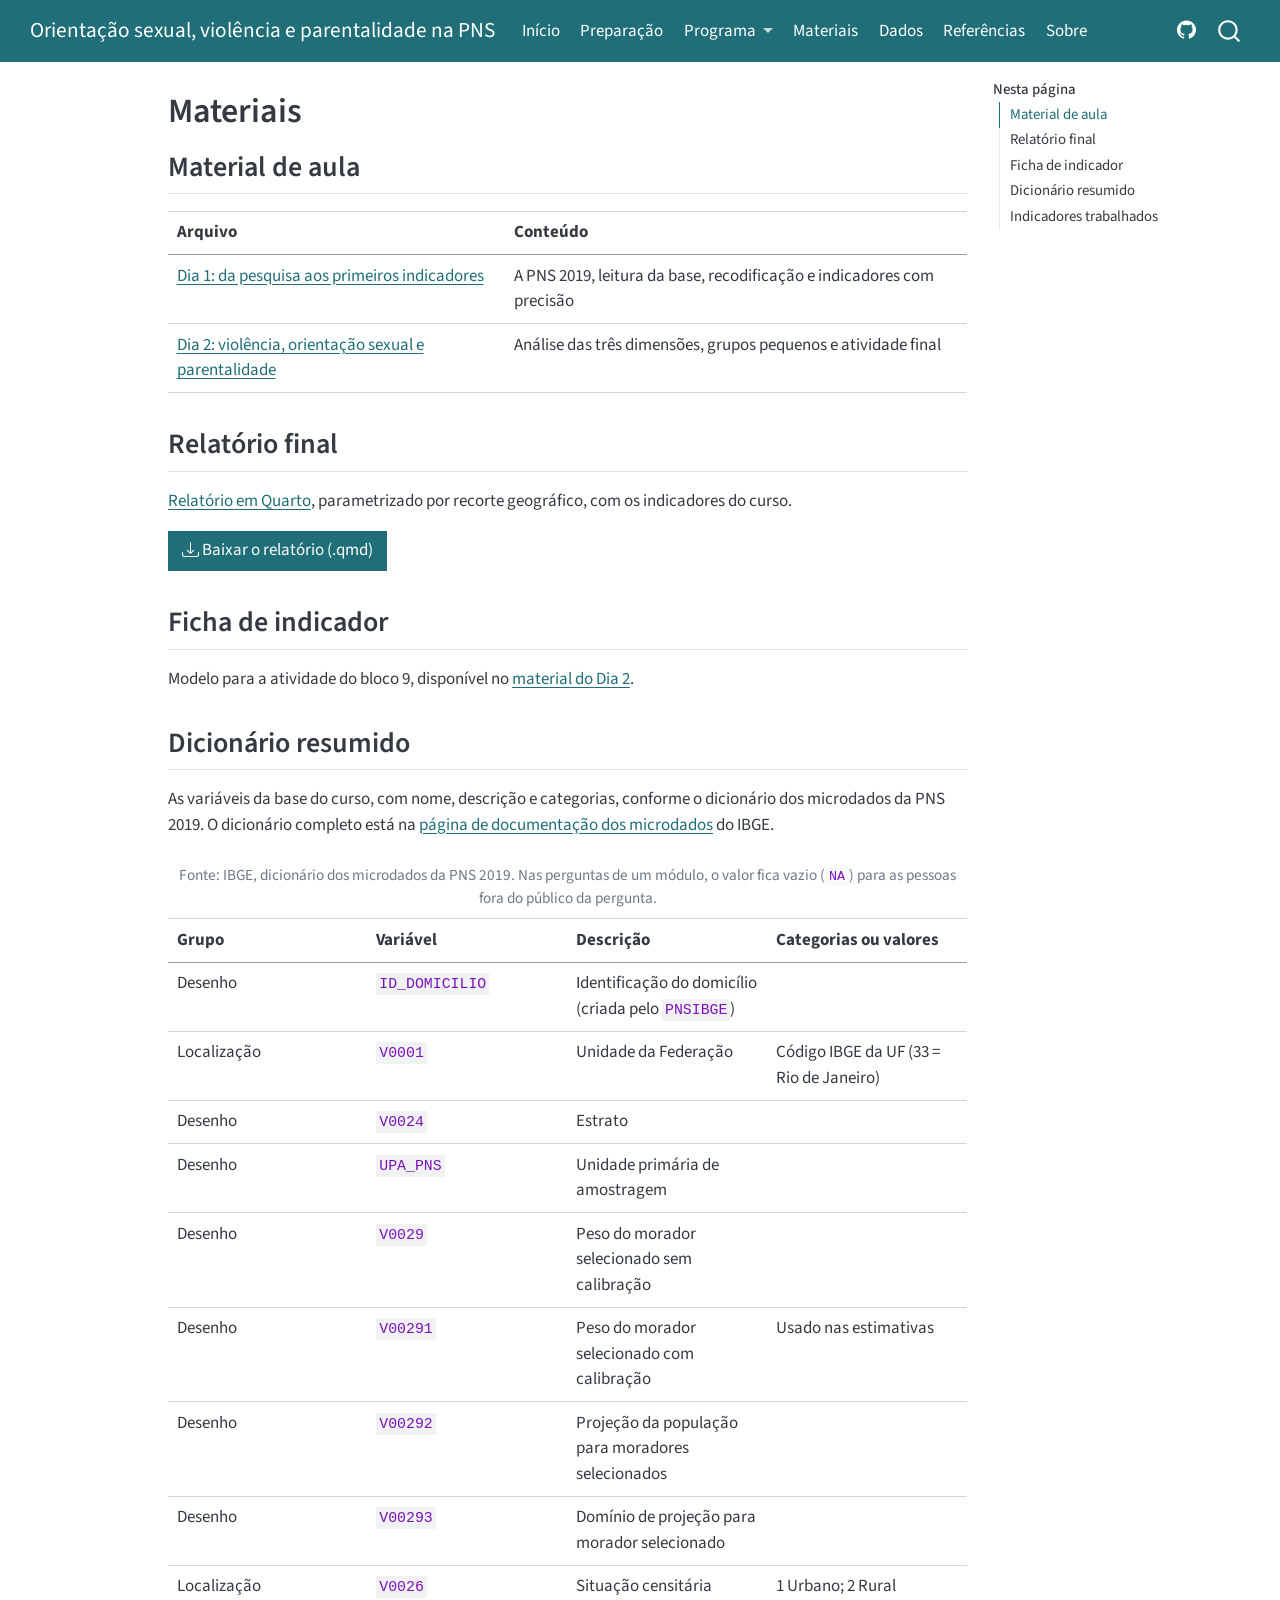
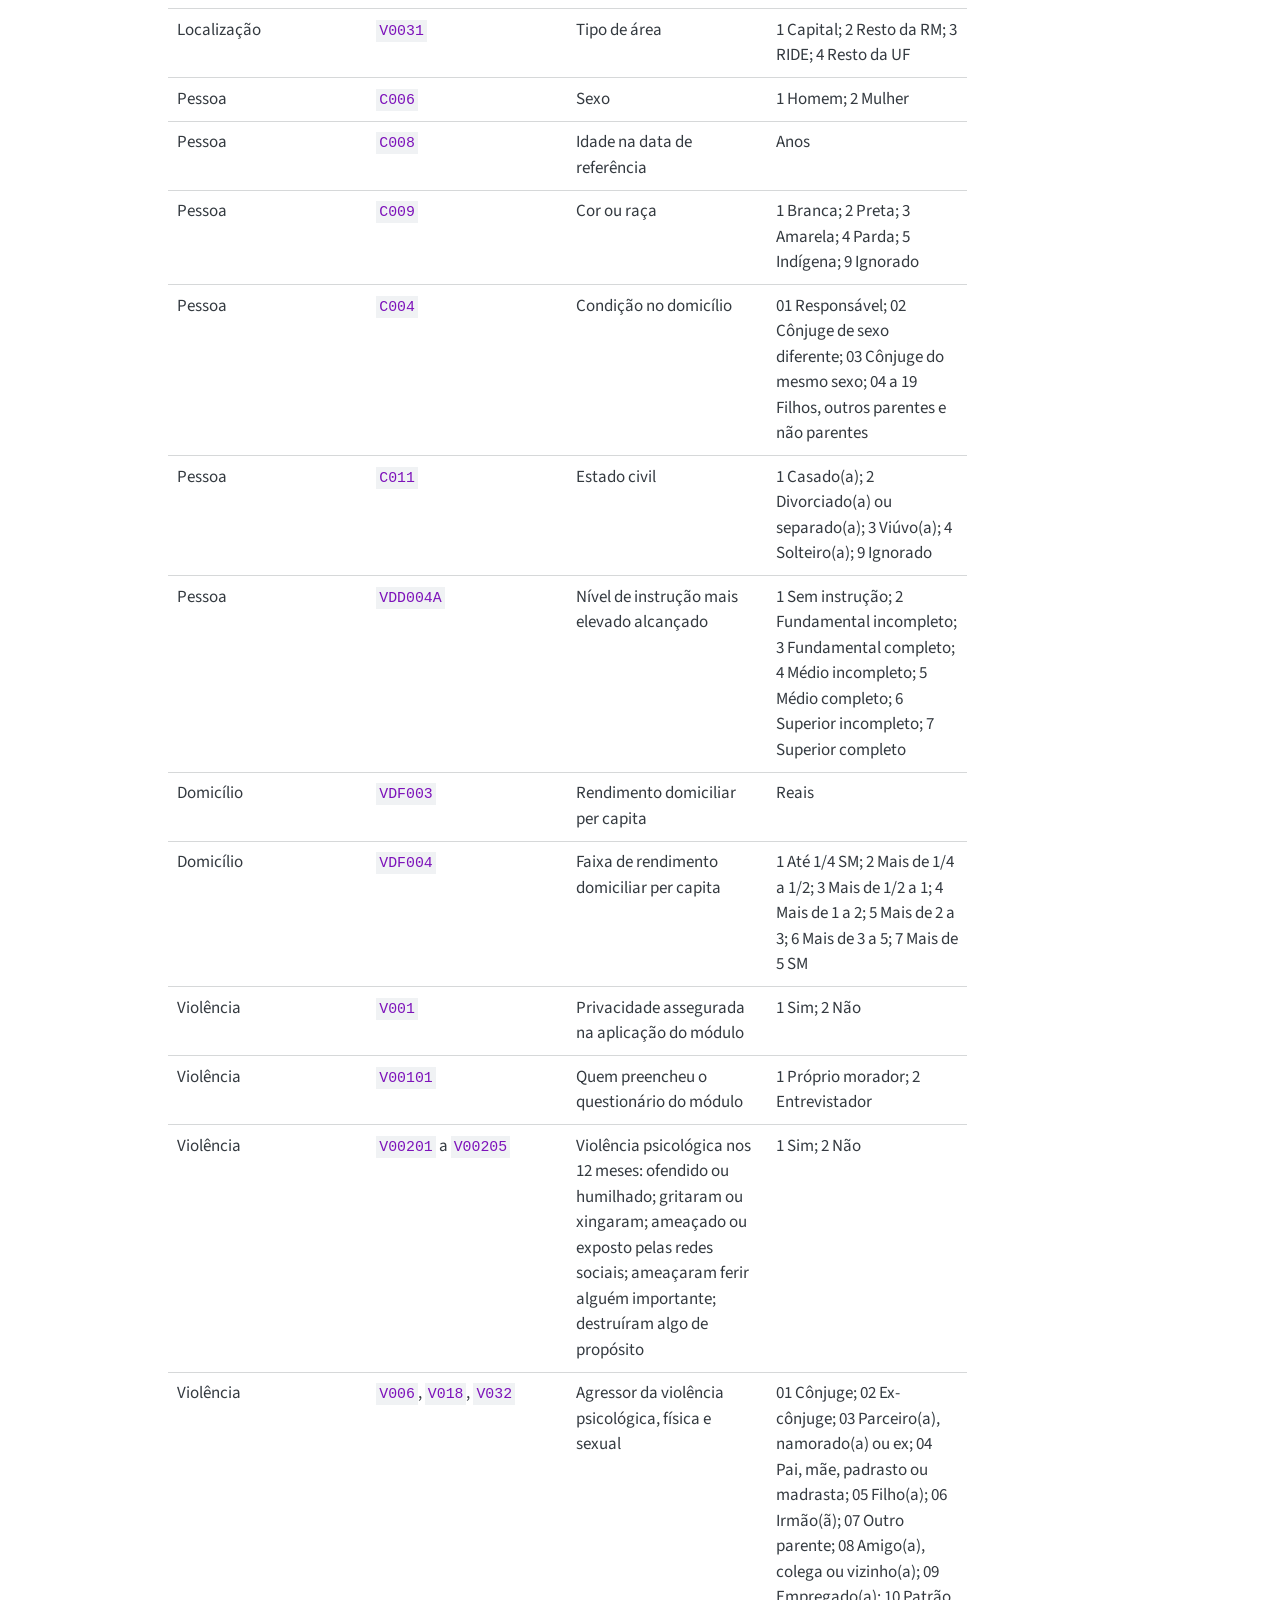
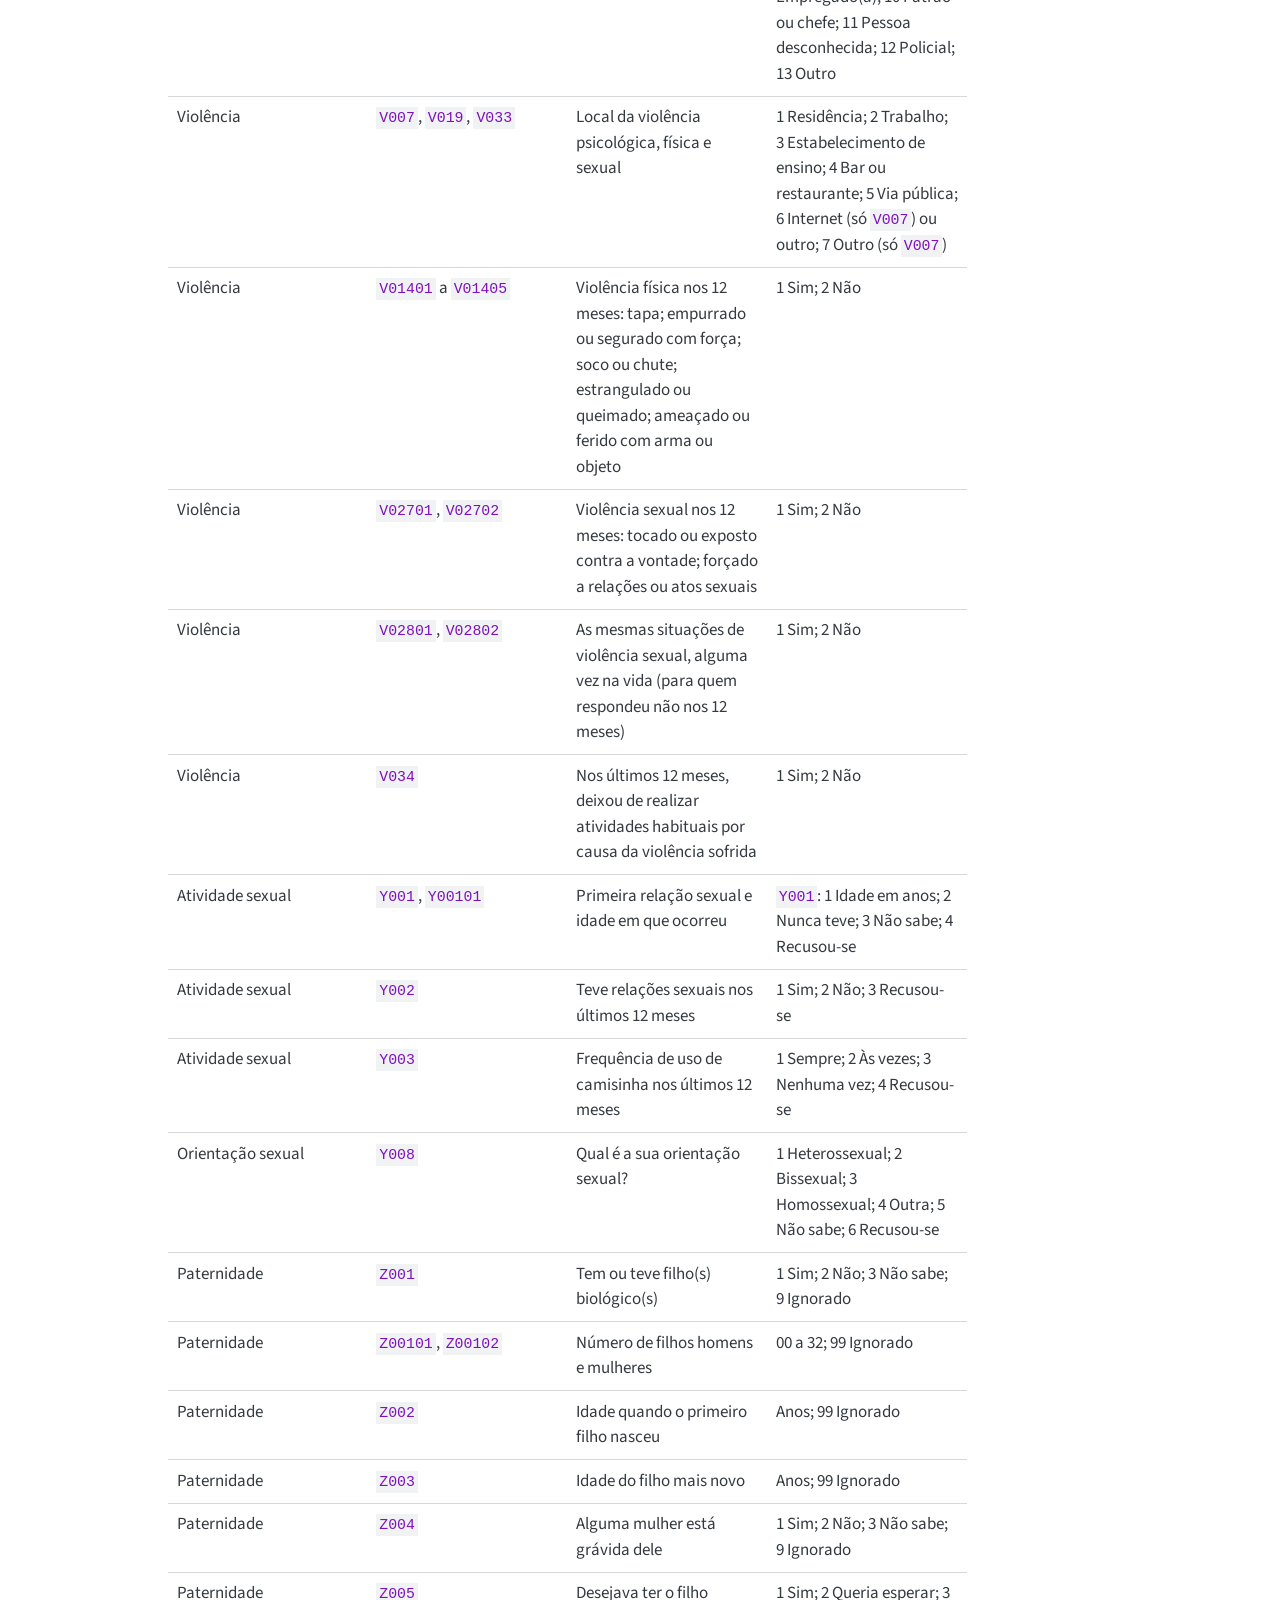
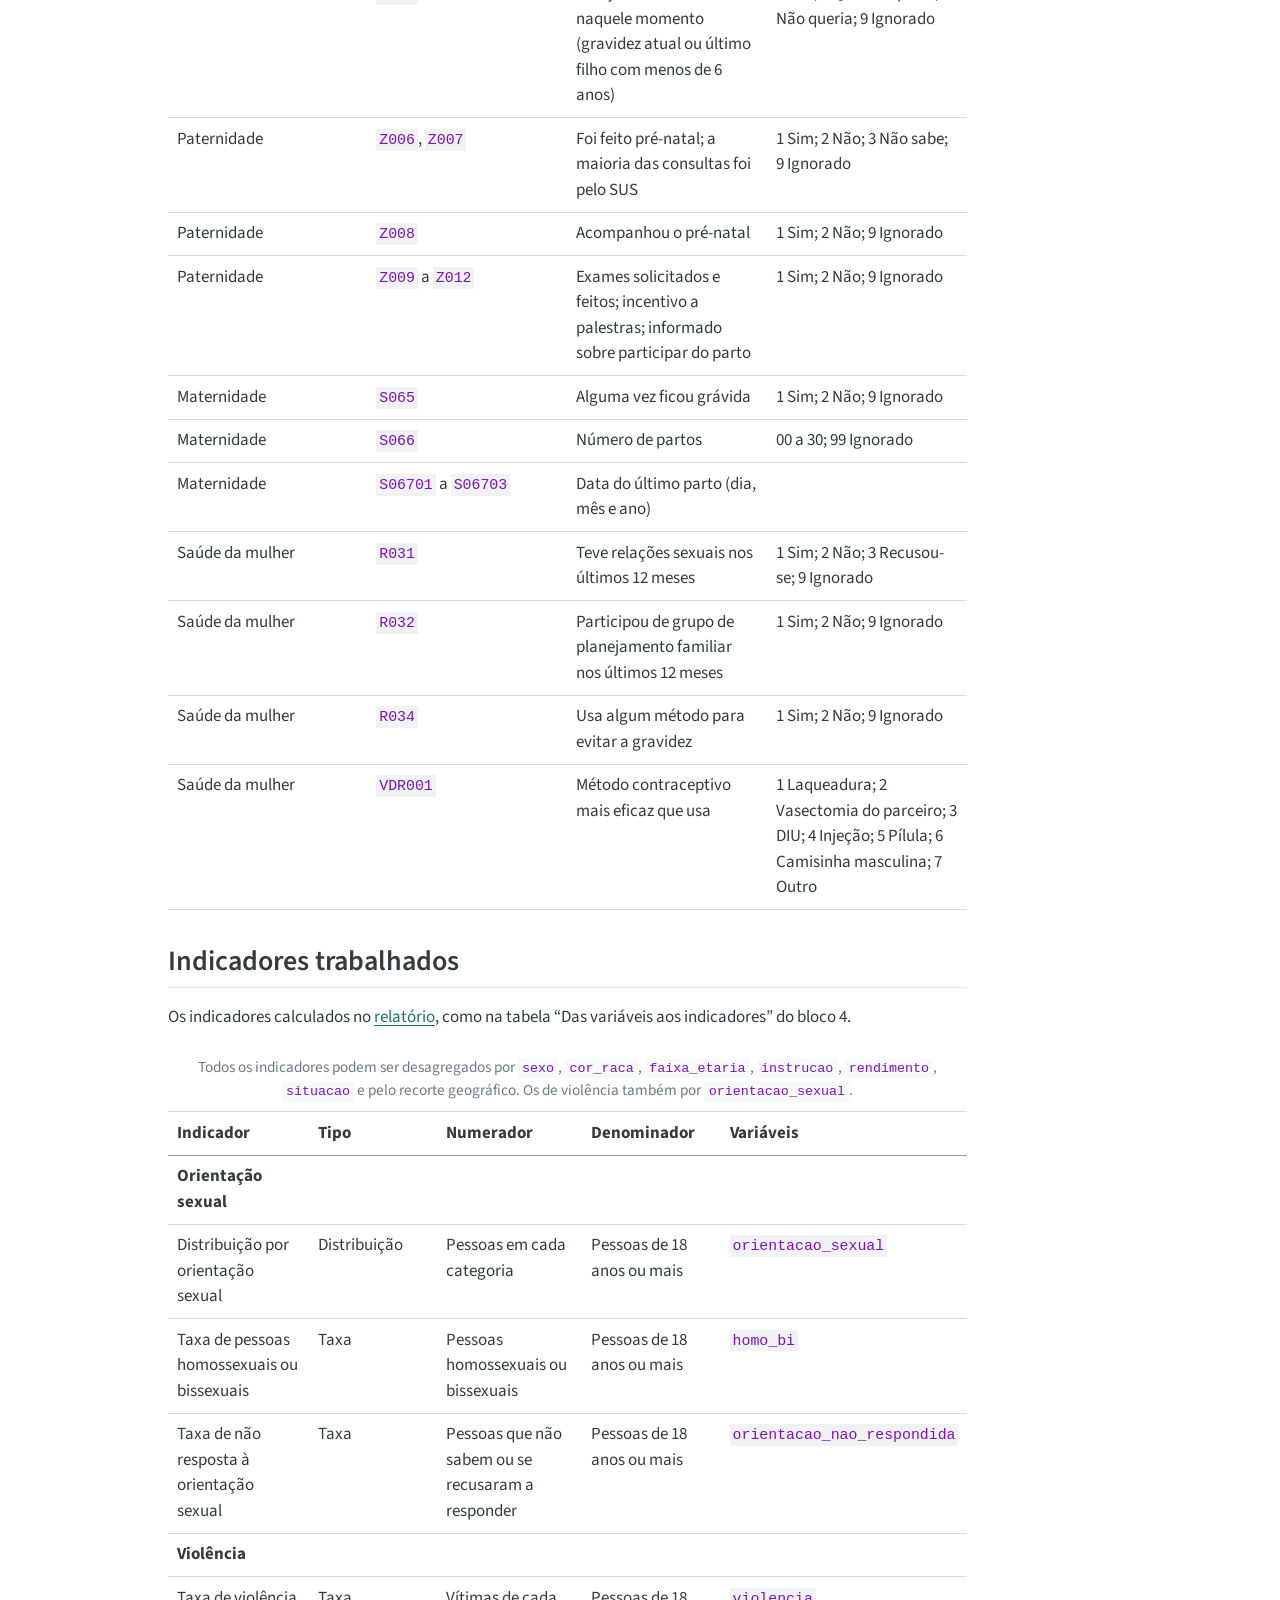
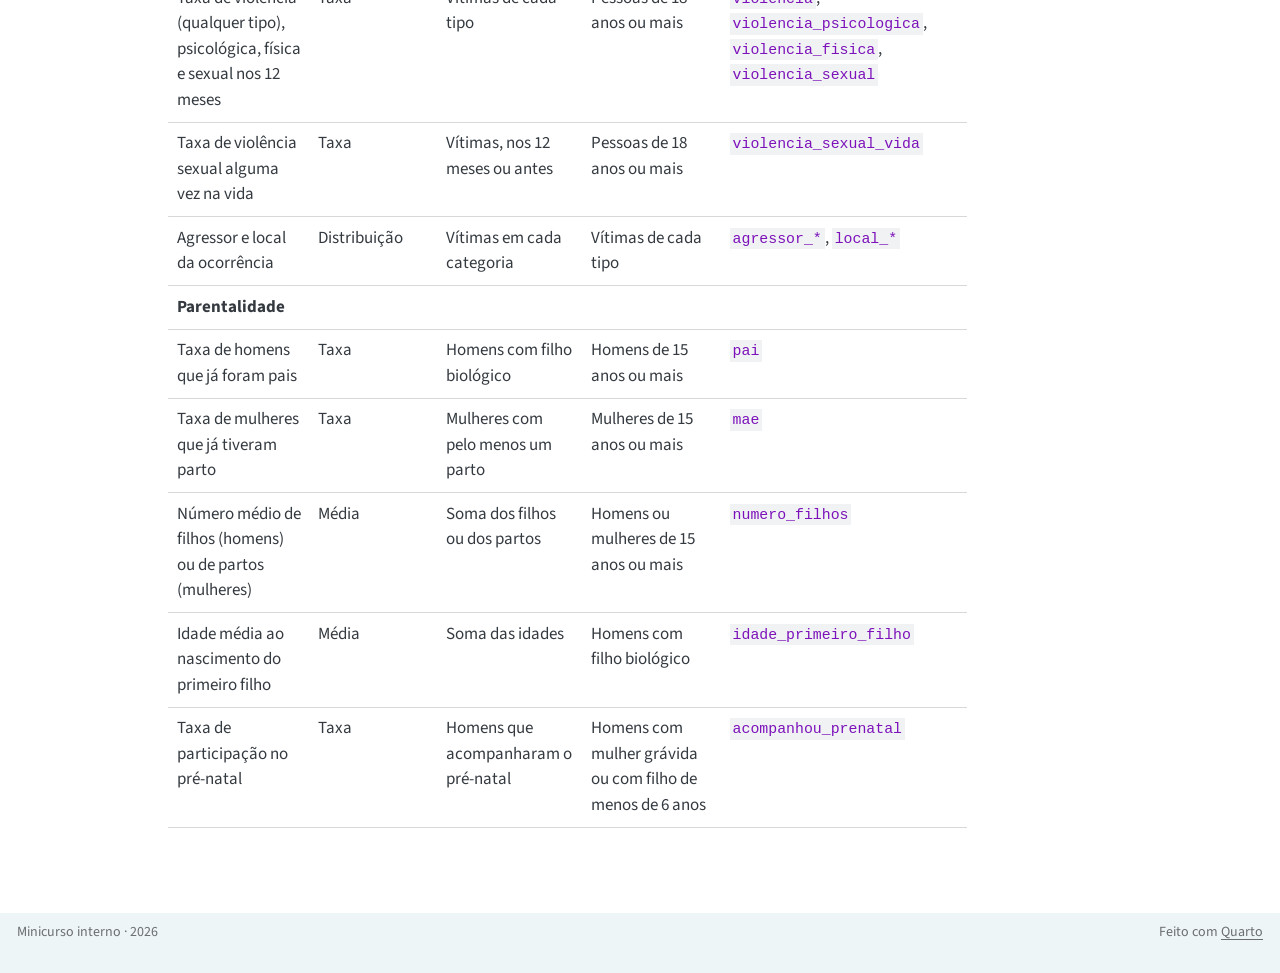
<file: materiais.html>
<!DOCTYPE html>
<html xmlns="http://www.w3.org/1999/xhtml" lang="pt" xml:lang="pt"><head>

<meta charset="utf-8">
<meta name="generator" content="quarto-1.10.18">

<meta name="viewport" content="width=device-width, initial-scale=1.0, user-scalable=yes">


<title>Materiais – Orientação sexual, violência e parentalidade na PNS</title>
<style>
/* Default styles provided by pandoc.
** See https://pandoc.org/MANUAL.html#variables-for-html for config info.
*/
span.smallcaps{font-variant: small-caps;}
div.columns{display: flex; gap: 1.5em;}
div.column{flex: auto;}
@media screen {
div.columns{gap: min(4vw, 1.5em);}
div.column{overflow-x: auto;}
}
div.hanging-indent{margin-left: 1.5em; text-indent: -1.5em;}
ul.task-list{list-style: none;}
ul.task-list li input[type="checkbox"] {
  width: 0.8em;
  margin: 0 0.8em 0.2em -1em; /* quarto-specific, see https://github.com/quarto-dev/quarto-cli/issues/4556 */ 
  vertical-align: middle;
}
</style>


<script src="site_libs/quarto-nav/quarto-nav.js"></script>
<script src="site_libs/quarto-nav/headroom.min.js"></script>
<script src="site_libs/clipboard/clipboard.min.js"></script>
<script src="site_libs/quarto-search/autocomplete.umd.js"></script>
<script src="site_libs/quarto-search/fuse.min.js"></script>
<script src="site_libs/quarto-search/quarto-search.js"></script>
<meta name="quarto:offset" content="./">
<script src="site_libs/quarto-html/quarto.js" type="module"></script>
<script src="site_libs/quarto-html/tabsets/tabsets.js" type="module"></script>
<script src="site_libs/quarto-html/popper.min.js"></script>
<script src="site_libs/quarto-html/tippy.umd.min.js"></script>
<script src="site_libs/quarto-html/anchor.min.js"></script>
<link href="site_libs/quarto-html/tippy.css" rel="stylesheet">
<link href="site_libs/quarto-html/quarto-syntax-highlighting-64a204ab8560d761af7679ceaba22944.css" rel="stylesheet" id="quarto-text-highlighting-styles">
<script src="site_libs/bootstrap/bootstrap.min.js"></script>
<link href="site_libs/bootstrap/bootstrap-icons.css" rel="stylesheet">
<link href="site_libs/bootstrap/bootstrap-81f4f19b85498fea71cac0445b39b2d3.min.css" rel="stylesheet" append-hash="true" id="quarto-bootstrap" data-mode="light">
<script id="quarto-search-options" type="application/json">{
  "location": "navbar",
  "copy-button": false,
  "collapse-after": 3,
  "panel-placement": "end",
  "type": "overlay",
  "limit": 50,
  "keyboard-shortcut": [
    "f",
    "/",
    "s"
  ],
  "show-item-context": false,
  "language": {
    "search-no-results-text": "Nenhum resultado",
    "search-matching-documents-text": "documentos correspondentes",
    "search-copy-link-title": "Copiar link para a busca",
    "search-hide-matches-text": "Esconder correspondências adicionais",
    "search-more-match-text": "mais correspondência neste documento",
    "search-more-matches-text": "mais correspondências neste documento",
    "search-clear-button-title": "Limpar",
    "search-text-placeholder": "",
    "search-detached-cancel-button-title": "Cancelar",
    "search-submit-button-title": "Enviar",
    "search-label": "Procurar"
  }
}</script>


<link rel="stylesheet" href="styles.css">
</head>

<body class="nav-fixed quarto-light">

<div id="quarto-search-results"></div>
  <header id="quarto-header" class="headroom fixed-top">
    <nav class="navbar navbar-expand-lg " data-bs-theme="dark">
      <div class="navbar-container container-fluid">
      <div class="navbar-brand-container mx-auto">
    <a class="navbar-brand" href="./index.html">
    <span class="navbar-title">Orientação sexual, violência e parentalidade na PNS</span>
    </a>
  </div>
            <div id="quarto-search" class="" title="Procurar"></div>
          <button class="navbar-toggler" type="button" data-bs-toggle="collapse" data-bs-target="#navbarCollapse" aria-controls="navbarCollapse" role="menu" aria-expanded="false" aria-label="Alternar de navegação" onclick="if (window.quartoToggleHeadroom) { window.quartoToggleHeadroom(); }">
  <span class="navbar-toggler-icon"></span>
</button>
          <div class="collapse navbar-collapse" id="navbarCollapse">
            <ul class="navbar-nav navbar-nav-scroll me-auto">
  <li class="nav-item">
    <a class="nav-link" href="./index.html"> 
<span class="menu-text">Início</span></a>
  </li>  
  <li class="nav-item">
    <a class="nav-link" href="./preparacao.html"> 
<span class="menu-text">Preparação</span></a>
  </li>  
  <li class="nav-item dropdown ">
    <a class="nav-link dropdown-toggle" href="#" id="nav-menu-programa" role="link" data-bs-toggle="dropdown" aria-expanded="false">
 <span class="menu-text">Programa</span>
    </a>
    <ul class="dropdown-menu" aria-labelledby="nav-menu-programa">    
        <li>
    <a class="dropdown-item" href="./dia1.html">
 <span class="dropdown-text">Dia 1: da pesquisa aos primeiros indicadores</span></a>
  </li>  
        <li>
    <a class="dropdown-item" href="./dia2.html">
 <span class="dropdown-text">Dia 2: violência, orientação sexual e parentalidade</span></a>
  </li>  
        <li>
    <a class="dropdown-item" href="./relatorio.html">
 <span class="dropdown-text">Relatório</span></a>
  </li>  
    </ul>
  </li>
  <li class="nav-item">
    <a class="nav-link active" href="./materiais.html" aria-current="page"> 
<span class="menu-text">Materiais</span></a>
  </li>  
  <li class="nav-item">
    <a class="nav-link" href="./dados.html"> 
<span class="menu-text">Dados</span></a>
  </li>  
  <li class="nav-item">
    <a class="nav-link" href="./referencias.html"> 
<span class="menu-text">Referências</span></a>
  </li>  
  <li class="nav-item">
    <a class="nav-link" href="./about.html"> 
<span class="menu-text">Sobre</span></a>
  </li>  
</ul>
            <ul class="navbar-nav navbar-nav-scroll ms-auto">
  <li class="nav-item compact">
    <a class="nav-link" href="https://github.com/LincolnTSilva/saude-sexualidade-pns-2019"> <i class="bi bi-github" role="img" aria-label="Repositório no GitHub">
</i> 
<span class="menu-text"></span></a>
  </li>  
</ul>
          </div> <!-- /navcollapse -->
            <div class="quarto-navbar-tools">
</div>
      </div> <!-- /container-fluid -->
    </nav>
</header>
<!-- content -->
<div id="quarto-content" class="quarto-container page-columns page-rows-contents page-layout-article page-navbar">
<!-- sidebar -->
<!-- margin-sidebar -->
    <div id="quarto-margin-sidebar" class="sidebar margin-sidebar">
        <nav id="TOC" role="doc-toc" class="toc-active">
    <h2 id="toc-title">Nesta página</h2>
   
  <ul>
  <li><a href="#material-de-aula" id="toc-material-de-aula" class="nav-link active" data-scroll-target="#material-de-aula">Material de aula</a></li>
  <li><a href="#relatório-final" id="toc-relatório-final" class="nav-link" data-scroll-target="#relatório-final">Relatório final</a></li>
  <li><a href="#ficha-de-indicador" id="toc-ficha-de-indicador" class="nav-link" data-scroll-target="#ficha-de-indicador">Ficha de indicador</a></li>
  <li><a href="#dicionário-resumido" id="toc-dicionário-resumido" class="nav-link" data-scroll-target="#dicionário-resumido">Dicionário resumido</a></li>
  <li><a href="#indicadores-trabalhados" id="toc-indicadores-trabalhados" class="nav-link" data-scroll-target="#indicadores-trabalhados">Indicadores trabalhados</a></li>
  </ul>
</nav>
    </div>
<!-- main -->
<main class="content" id="quarto-document-content">

<header id="title-block-header" class="quarto-title-block default">
<div class="quarto-title">
<h1 class="title">Materiais</h1>
</div>



<div class="quarto-title-meta">

    
  
    
  </div>
  


</header>


<section id="material-de-aula" class="level2">
<h2 class="anchored" data-anchor-id="material-de-aula">Material de aula</h2>
<table class="caption-top table">
<thead>
<tr class="header">
<th>Arquivo</th>
<th>Conteúdo</th>
</tr>
</thead>
<tbody>
<tr class="odd">
<td><a href="./dia1.html">Dia 1: da pesquisa aos primeiros indicadores</a></td>
<td>A PNS 2019, leitura da base, recodificação e indicadores com precisão</td>
</tr>
<tr class="even">
<td><a href="./dia2.html">Dia 2: violência, orientação sexual e parentalidade</a></td>
<td>Análise das três dimensões, grupos pequenos e atividade final</td>
</tr>
</tbody>
</table>
</section>
<section id="relatório-final" class="level2">
<h2 class="anchored" data-anchor-id="relatório-final">Relatório final</h2>
<p><a href="./relatorio.html">Relatório em Quarto</a>, parametrizado por recorte geográfico, com os indicadores do curso.</p>
<p><a href="downloads/relatorio.qmd" class="btn btn-primary"><i class="bi bi-download"></i> Baixar o relatório (.qmd)</a></p>
</section>
<section id="ficha-de-indicador" class="level2">
<h2 class="anchored" data-anchor-id="ficha-de-indicador">Ficha de indicador</h2>
<p>Modelo para a atividade do bloco 9, disponível no <a href="./dia2.html">material do Dia 2</a>.</p>
</section>
<section id="dicionário-resumido" class="level2">
<h2 class="anchored" data-anchor-id="dicionário-resumido">Dicionário resumido</h2>
<p>As variáveis da base do curso, com nome, descrição e categorias, conforme o dicionário dos microdados da PNS 2019. O dicionário completo está na <a href="https://ftp.ibge.gov.br/PNS/2019/Microdados/Documentacao/">página de documentação dos microdados</a> do IBGE.</p>
<table class="caption-top table">
<caption>Fonte: IBGE, dicionário dos microdados da PNS 2019. Nas perguntas de um módulo, o valor fica vazio (<code>NA</code>) para as pessoas fora do público da pergunta.</caption>
<colgroup>
<col style="width: 25%">
<col style="width: 25%">
<col style="width: 25%">
<col style="width: 25%">
</colgroup>
<thead>
<tr class="header">
<th>Grupo</th>
<th>Variável</th>
<th>Descrição</th>
<th>Categorias ou valores</th>
</tr>
</thead>
<tbody>
<tr class="odd">
<td>Desenho</td>
<td><code>ID_DOMICILIO</code></td>
<td>Identificação do domicílio (criada pelo <code>PNSIBGE</code>)</td>
<td></td>
</tr>
<tr class="even">
<td>Localização</td>
<td><code>V0001</code></td>
<td>Unidade da Federação</td>
<td>Código IBGE da UF (33 = Rio de Janeiro)</td>
</tr>
<tr class="odd">
<td>Desenho</td>
<td><code>V0024</code></td>
<td>Estrato</td>
<td></td>
</tr>
<tr class="even">
<td>Desenho</td>
<td><code>UPA_PNS</code></td>
<td>Unidade primária de amostragem</td>
<td></td>
</tr>
<tr class="odd">
<td>Desenho</td>
<td><code>V0029</code></td>
<td>Peso do morador selecionado sem calibração</td>
<td></td>
</tr>
<tr class="even">
<td>Desenho</td>
<td><code>V00291</code></td>
<td>Peso do morador selecionado com calibração</td>
<td>Usado nas estimativas</td>
</tr>
<tr class="odd">
<td>Desenho</td>
<td><code>V00292</code></td>
<td>Projeção da população para moradores selecionados</td>
<td></td>
</tr>
<tr class="even">
<td>Desenho</td>
<td><code>V00293</code></td>
<td>Domínio de projeção para morador selecionado</td>
<td></td>
</tr>
<tr class="odd">
<td>Localização</td>
<td><code>V0026</code></td>
<td>Situação censitária</td>
<td>1 Urbano; 2 Rural</td>
</tr>
<tr class="even">
<td>Localização</td>
<td><code>V0031</code></td>
<td>Tipo de área</td>
<td>1 Capital; 2 Resto da RM; 3 RIDE; 4 Resto da UF</td>
</tr>
<tr class="odd">
<td>Pessoa</td>
<td><code>C006</code></td>
<td>Sexo</td>
<td>1 Homem; 2 Mulher</td>
</tr>
<tr class="even">
<td>Pessoa</td>
<td><code>C008</code></td>
<td>Idade na data de referência</td>
<td>Anos</td>
</tr>
<tr class="odd">
<td>Pessoa</td>
<td><code>C009</code></td>
<td>Cor ou raça</td>
<td>1 Branca; 2 Preta; 3 Amarela; 4 Parda; 5 Indígena; 9 Ignorado</td>
</tr>
<tr class="even">
<td>Pessoa</td>
<td><code>C004</code></td>
<td>Condição no domicílio</td>
<td>01 Responsável; 02 Cônjuge de sexo diferente; 03 Cônjuge do mesmo sexo; 04 a 19 Filhos, outros parentes e não parentes</td>
</tr>
<tr class="odd">
<td>Pessoa</td>
<td><code>C011</code></td>
<td>Estado civil</td>
<td>1 Casado(a); 2 Divorciado(a) ou separado(a); 3 Viúvo(a); 4 Solteiro(a); 9 Ignorado</td>
</tr>
<tr class="even">
<td>Pessoa</td>
<td><code>VDD004A</code></td>
<td>Nível de instrução mais elevado alcançado</td>
<td>1 Sem instrução; 2 Fundamental incompleto; 3 Fundamental completo; 4 Médio incompleto; 5 Médio completo; 6 Superior incompleto; 7 Superior completo</td>
</tr>
<tr class="odd">
<td>Domicílio</td>
<td><code>VDF003</code></td>
<td>Rendimento domiciliar per capita</td>
<td>Reais</td>
</tr>
<tr class="even">
<td>Domicílio</td>
<td><code>VDF004</code></td>
<td>Faixa de rendimento domiciliar per capita</td>
<td>1 Até 1/4 SM; 2 Mais de 1/4 a 1/2; 3 Mais de 1/2 a 1; 4 Mais de 1 a 2; 5 Mais de 2 a 3; 6 Mais de 3 a 5; 7 Mais de 5 SM</td>
</tr>
<tr class="odd">
<td>Violência</td>
<td><code>V001</code></td>
<td>Privacidade assegurada na aplicação do módulo</td>
<td>1 Sim; 2 Não</td>
</tr>
<tr class="even">
<td>Violência</td>
<td><code>V00101</code></td>
<td>Quem preencheu o questionário do módulo</td>
<td>1 Próprio morador; 2 Entrevistador</td>
</tr>
<tr class="odd">
<td>Violência</td>
<td><code>V00201</code> a <code>V00205</code></td>
<td>Violência psicológica nos 12 meses: ofendido ou humilhado; gritaram ou xingaram; ameaçado ou exposto pelas redes sociais; ameaçaram ferir alguém importante; destruíram algo de propósito</td>
<td>1 Sim; 2 Não</td>
</tr>
<tr class="even">
<td>Violência</td>
<td><code>V006</code>, <code>V018</code>, <code>V032</code></td>
<td>Agressor da violência psicológica, física e sexual</td>
<td>01 Cônjuge; 02 Ex-cônjuge; 03 Parceiro(a), namorado(a) ou ex; 04 Pai, mãe, padrasto ou madrasta; 05 Filho(a); 06 Irmão(ã); 07 Outro parente; 08 Amigo(a), colega ou vizinho(a); 09 Empregado(a); 10 Patrão ou chefe; 11 Pessoa desconhecida; 12 Policial; 13 Outro</td>
</tr>
<tr class="odd">
<td>Violência</td>
<td><code>V007</code>, <code>V019</code>, <code>V033</code></td>
<td>Local da violência psicológica, física e sexual</td>
<td>1 Residência; 2 Trabalho; 3 Estabelecimento de ensino; 4 Bar ou restaurante; 5 Via pública; 6 Internet (só <code>V007</code>) ou outro; 7 Outro (só <code>V007</code>)</td>
</tr>
<tr class="even">
<td>Violência</td>
<td><code>V01401</code> a <code>V01405</code></td>
<td>Violência física nos 12 meses: tapa; empurrado ou segurado com força; soco ou chute; estrangulado ou queimado; ameaçado ou ferido com arma ou objeto</td>
<td>1 Sim; 2 Não</td>
</tr>
<tr class="odd">
<td>Violência</td>
<td><code>V02701</code>, <code>V02702</code></td>
<td>Violência sexual nos 12 meses: tocado ou exposto contra a vontade; forçado a relações ou atos sexuais</td>
<td>1 Sim; 2 Não</td>
</tr>
<tr class="even">
<td>Violência</td>
<td><code>V02801</code>, <code>V02802</code></td>
<td>As mesmas situações de violência sexual, alguma vez na vida (para quem respondeu não nos 12 meses)</td>
<td>1 Sim; 2 Não</td>
</tr>
<tr class="odd">
<td>Violência</td>
<td><code>V034</code></td>
<td>Nos últimos 12 meses, deixou de realizar atividades habituais por causa da violência sofrida</td>
<td>1 Sim; 2 Não</td>
</tr>
<tr class="even">
<td>Atividade sexual</td>
<td><code>Y001</code>, <code>Y00101</code></td>
<td>Primeira relação sexual e idade em que ocorreu</td>
<td><code>Y001</code>: 1 Idade em anos; 2 Nunca teve; 3 Não sabe; 4 Recusou-se</td>
</tr>
<tr class="odd">
<td>Atividade sexual</td>
<td><code>Y002</code></td>
<td>Teve relações sexuais nos últimos 12 meses</td>
<td>1 Sim; 2 Não; 3 Recusou-se</td>
</tr>
<tr class="even">
<td>Atividade sexual</td>
<td><code>Y003</code></td>
<td>Frequência de uso de camisinha nos últimos 12 meses</td>
<td>1 Sempre; 2 Às vezes; 3 Nenhuma vez; 4 Recusou-se</td>
</tr>
<tr class="odd">
<td>Orientação sexual</td>
<td><code>Y008</code></td>
<td>Qual é a sua orientação sexual?</td>
<td>1 Heterossexual; 2 Bissexual; 3 Homossexual; 4 Outra; 5 Não sabe; 6 Recusou-se</td>
</tr>
<tr class="even">
<td>Paternidade</td>
<td><code>Z001</code></td>
<td>Tem ou teve filho(s) biológico(s)</td>
<td>1 Sim; 2 Não; 3 Não sabe; 9 Ignorado</td>
</tr>
<tr class="odd">
<td>Paternidade</td>
<td><code>Z00101</code>, <code>Z00102</code></td>
<td>Número de filhos homens e mulheres</td>
<td>00 a 32; 99 Ignorado</td>
</tr>
<tr class="even">
<td>Paternidade</td>
<td><code>Z002</code></td>
<td>Idade quando o primeiro filho nasceu</td>
<td>Anos; 99 Ignorado</td>
</tr>
<tr class="odd">
<td>Paternidade</td>
<td><code>Z003</code></td>
<td>Idade do filho mais novo</td>
<td>Anos; 99 Ignorado</td>
</tr>
<tr class="even">
<td>Paternidade</td>
<td><code>Z004</code></td>
<td>Alguma mulher está grávida dele</td>
<td>1 Sim; 2 Não; 3 Não sabe; 9 Ignorado</td>
</tr>
<tr class="odd">
<td>Paternidade</td>
<td><code>Z005</code></td>
<td>Desejava ter o filho naquele momento (gravidez atual ou último filho com menos de 6 anos)</td>
<td>1 Sim; 2 Queria esperar; 3 Não queria; 9 Ignorado</td>
</tr>
<tr class="even">
<td>Paternidade</td>
<td><code>Z006</code>, <code>Z007</code></td>
<td>Foi feito pré-natal; a maioria das consultas foi pelo SUS</td>
<td>1 Sim; 2 Não; 3 Não sabe; 9 Ignorado</td>
</tr>
<tr class="odd">
<td>Paternidade</td>
<td><code>Z008</code></td>
<td>Acompanhou o pré-natal</td>
<td>1 Sim; 2 Não; 9 Ignorado</td>
</tr>
<tr class="even">
<td>Paternidade</td>
<td><code>Z009</code> a <code>Z012</code></td>
<td>Exames solicitados e feitos; incentivo a palestras; informado sobre participar do parto</td>
<td>1 Sim; 2 Não; 9 Ignorado</td>
</tr>
<tr class="odd">
<td>Maternidade</td>
<td><code>S065</code></td>
<td>Alguma vez ficou grávida</td>
<td>1 Sim; 2 Não; 9 Ignorado</td>
</tr>
<tr class="even">
<td>Maternidade</td>
<td><code>S066</code></td>
<td>Número de partos</td>
<td>00 a 30; 99 Ignorado</td>
</tr>
<tr class="odd">
<td>Maternidade</td>
<td><code>S06701</code> a <code>S06703</code></td>
<td>Data do último parto (dia, mês e ano)</td>
<td></td>
</tr>
<tr class="even">
<td>Saúde da mulher</td>
<td><code>R031</code></td>
<td>Teve relações sexuais nos últimos 12 meses</td>
<td>1 Sim; 2 Não; 3 Recusou-se; 9 Ignorado</td>
</tr>
<tr class="odd">
<td>Saúde da mulher</td>
<td><code>R032</code></td>
<td>Participou de grupo de planejamento familiar nos últimos 12 meses</td>
<td>1 Sim; 2 Não; 9 Ignorado</td>
</tr>
<tr class="even">
<td>Saúde da mulher</td>
<td><code>R034</code></td>
<td>Usa algum método para evitar a gravidez</td>
<td>1 Sim; 2 Não; 9 Ignorado</td>
</tr>
<tr class="odd">
<td>Saúde da mulher</td>
<td><code>VDR001</code></td>
<td>Método contraceptivo mais eficaz que usa</td>
<td>1 Laqueadura; 2 Vasectomia do parceiro; 3 DIU; 4 Injeção; 5 Pílula; 6 Camisinha masculina; 7 Outro</td>
</tr>
</tbody>
</table>
</section>
<section id="indicadores-trabalhados" class="level2">
<h2 class="anchored" data-anchor-id="indicadores-trabalhados">Indicadores trabalhados</h2>
<p>Os indicadores calculados no <a href="./relatorio.html">relatório</a>, como na tabela “Das variáveis aos indicadores” do bloco 4.</p>
<table class="caption-top table">
<caption>Todos os indicadores podem ser desagregados por <code>sexo</code>, <code>cor_raca</code>, <code>faixa_etaria</code>, <code>instrucao</code>, <code>rendimento</code>, <code>situacao</code> e pelo recorte geográfico. Os de violência também por <code>orientacao_sexual</code>.</caption>
<colgroup>
<col style="width: 20%">
<col style="width: 20%">
<col style="width: 20%">
<col style="width: 20%">
<col style="width: 20%">
</colgroup>
<thead>
<tr class="header">
<th>Indicador</th>
<th>Tipo</th>
<th>Numerador</th>
<th>Denominador</th>
<th>Variáveis</th>
</tr>
</thead>
<tbody>
<tr class="odd">
<td><strong>Orientação sexual</strong></td>
<td></td>
<td></td>
<td></td>
<td></td>
</tr>
<tr class="even">
<td>Distribuição por orientação sexual</td>
<td>Distribuição</td>
<td>Pessoas em cada categoria</td>
<td>Pessoas de 18 anos ou mais</td>
<td><code>orientacao_sexual</code></td>
</tr>
<tr class="odd">
<td>Taxa de pessoas homossexuais ou bissexuais</td>
<td>Taxa</td>
<td>Pessoas homossexuais ou bissexuais</td>
<td>Pessoas de 18 anos ou mais</td>
<td><code>homo_bi</code></td>
</tr>
<tr class="even">
<td>Taxa de não resposta à orientação sexual</td>
<td>Taxa</td>
<td>Pessoas que não sabem ou se recusaram a responder</td>
<td>Pessoas de 18 anos ou mais</td>
<td><code>orientacao_nao_respondida</code></td>
</tr>
<tr class="odd">
<td><strong>Violência</strong></td>
<td></td>
<td></td>
<td></td>
<td></td>
</tr>
<tr class="even">
<td>Taxa de violência (qualquer tipo), psicológica, física e sexual nos 12 meses</td>
<td>Taxa</td>
<td>Vítimas de cada tipo</td>
<td>Pessoas de 18 anos ou mais</td>
<td><code>violencia</code>, <code>violencia_psicologica</code>, <code>violencia_fisica</code>, <code>violencia_sexual</code></td>
</tr>
<tr class="odd">
<td>Taxa de violência sexual alguma vez na vida</td>
<td>Taxa</td>
<td>Vítimas, nos 12 meses ou antes</td>
<td>Pessoas de 18 anos ou mais</td>
<td><code>violencia_sexual_vida</code></td>
</tr>
<tr class="even">
<td>Agressor e local da ocorrência</td>
<td>Distribuição</td>
<td>Vítimas em cada categoria</td>
<td>Vítimas de cada tipo</td>
<td><code>agressor_*</code>, <code>local_*</code></td>
</tr>
<tr class="odd">
<td><strong>Parentalidade</strong></td>
<td></td>
<td></td>
<td></td>
<td></td>
</tr>
<tr class="even">
<td>Taxa de homens que já foram pais</td>
<td>Taxa</td>
<td>Homens com filho biológico</td>
<td>Homens de 15 anos ou mais</td>
<td><code>pai</code></td>
</tr>
<tr class="odd">
<td>Taxa de mulheres que já tiveram parto</td>
<td>Taxa</td>
<td>Mulheres com pelo menos um parto</td>
<td>Mulheres de 15 anos ou mais</td>
<td><code>mae</code></td>
</tr>
<tr class="even">
<td>Número médio de filhos (homens) ou de partos (mulheres)</td>
<td>Média</td>
<td>Soma dos filhos ou dos partos</td>
<td>Homens ou mulheres de 15 anos ou mais</td>
<td><code>numero_filhos</code></td>
</tr>
<tr class="odd">
<td>Idade média ao nascimento do primeiro filho</td>
<td>Média</td>
<td>Soma das idades</td>
<td>Homens com filho biológico</td>
<td><code>idade_primeiro_filho</code></td>
</tr>
<tr class="even">
<td>Taxa de participação no pré-natal</td>
<td>Taxa</td>
<td>Homens que acompanharam o pré-natal</td>
<td>Homens com mulher grávida ou com filho de menos de 6 anos</td>
<td><code>acompanhou_prenatal</code></td>
</tr>
</tbody>
</table>


</section>

<a onclick="window.scrollTo(0, 0); return false;" role="button" id="quarto-back-to-top"><i class="bi bi-arrow-up"></i> De volta ao topo</a></main> <!-- /main -->
<script id="quarto-html-after-body" type="application/javascript">
  window.document.addEventListener("DOMContentLoaded", function (event) {
    const icon = "";
    const anchorJS = new window.AnchorJS();
    anchorJS.options = {
      placement: 'right',
      icon: icon
    };
    anchorJS.add('.anchored');
    const isCodeAnnotation = (el) => {
      for (const clz of el.classList) {
        if (clz.startsWith('code-annotation-')) {                     
          return true;
        }
      }
      return false;
    }
    const onCopySuccess = function(e) {
      // button target
      const button = e.trigger;
      // don't keep focus
      button.blur();
      // flash "checked"
      button.classList.add('code-copy-button-checked');
      var currentTitle = button.getAttribute("title");
      button.setAttribute("title", "Copiada");
      let tooltip;
      if (window.bootstrap) {
        button.setAttribute("data-bs-toggle", "tooltip");
        button.setAttribute("data-bs-placement", "left");
        button.setAttribute("data-bs-title", "Copiada");
        tooltip = new bootstrap.Tooltip(button, 
          { trigger: "manual", 
            customClass: "code-copy-button-tooltip",
            offset: [0, -8]});
        tooltip.show();    
      }
      setTimeout(function() {
        if (tooltip) {
          tooltip.hide();
          button.removeAttribute("data-bs-title");
          button.removeAttribute("data-bs-toggle");
          button.removeAttribute("data-bs-placement");
        }
        button.setAttribute("title", currentTitle);
        button.classList.remove('code-copy-button-checked');
      }, 1000);
      // clear code selection
      e.clearSelection();
    }
    const getTextToCopy = function(trigger) {
      const outerScaffold = trigger.parentElement.cloneNode(true);
      const codeEl = outerScaffold.querySelector('code');
      for (const childEl of codeEl.children) {
        if (isCodeAnnotation(childEl)) {
          childEl.remove();
        }
      }
      return codeEl.innerText;
    }
    const clipboard = new window.ClipboardJS('.code-copy-button:not([data-in-quarto-modal])', {
      text: getTextToCopy
    });
    clipboard.on('success', onCopySuccess);
    if (window.document.getElementById('quarto-embedded-source-code-modal')) {
      const clipboardModal = new window.ClipboardJS('.code-copy-button[data-in-quarto-modal]', {
        text: getTextToCopy,
        container: window.document.getElementById('quarto-embedded-source-code-modal')
      });
      clipboardModal.on('success', onCopySuccess);
    }
      var localhostRegex = new RegExp(/^(?:http|https):\/\/localhost\:?[0-9]*\//);
      var mailtoRegex = new RegExp(/^mailto:/);
        var filterRegex = new RegExp("https:\/\/lincolntsilva\.github\.io\/saude-sexualidade-pns-2019\/");
      var isInternal = (href) => {
          return filterRegex.test(href) || localhostRegex.test(href) || mailtoRegex.test(href);
      }
      // Inspect non-navigation links and adorn them if external
     var links = window.document.querySelectorAll('a[href]:not(.nav-link):not(.navbar-brand):not(.toc-action):not(.sidebar-link):not(.sidebar-item-toggle):not(.pagination-link):not(.no-external):not([aria-hidden]):not(.dropdown-item):not(.quarto-navigation-tool):not(.about-link)');
      for (var i=0; i<links.length; i++) {
        const link = links[i];
        if (!isInternal(link.href)) {
          // undo the damage that might have been done by quarto-nav.js in the case of
          // links that we want to consider external
          if (link.dataset.originalHref !== undefined) {
            link.href = link.dataset.originalHref;
          }
        }
      }
    function tippyHover(el, contentFn, onTriggerFn, onUntriggerFn) {
      const config = {
        allowHTML: true,
        maxWidth: 500,
        delay: 100,
        arrow: false,
        appendTo: function(el) {
            return el.parentElement;
        },
        interactive: true,
        interactiveBorder: 10,
        theme: 'quarto',
        placement: 'bottom-start',
      };
      if (contentFn) {
        config.content = contentFn;
      }
      if (onTriggerFn) {
        config.onTrigger = onTriggerFn;
      }
      if (onUntriggerFn) {
        config.onUntrigger = onUntriggerFn;
      }
      window.tippy(el, config); 
    }
    const noterefs = window.document.querySelectorAll('a[role="doc-noteref"]');
    for (var i=0; i<noterefs.length; i++) {
      const ref = noterefs[i];
      tippyHover(ref, function() {
        // use id or data attribute instead here
        let href = ref.getAttribute('data-footnote-href') || ref.getAttribute('href');
        try { href = new URL(href).hash; } catch {}
        const id = href.replace(/^#\/?/, "");
        const note = window.document.getElementById(id);
        if (note) {
          return note.innerHTML;
        } else {
          return "";
        }
      });
    }
    const xrefs = window.document.querySelectorAll('a.quarto-xref');
    const processXRef = (id, note) => {
      // Strip column container classes
      const stripColumnClz = (el) => {
        el.classList.remove("page-full", "page-columns");
        if (el.children) {
          for (const child of el.children) {
            stripColumnClz(child);
          }
        }
      }
      stripColumnClz(note)
      if (id === null || id.startsWith('sec-')) {
        // Special case sections, only their first couple elements
        const container = document.createElement("div");
        if (note.children && note.children.length > 2) {
          container.appendChild(note.children[0].cloneNode(true));
          for (let i = 1; i < note.children.length; i++) {
            const child = note.children[i];
            if (child.tagName === "P" && child.innerText === "") {
              continue;
            } else {
              container.appendChild(child.cloneNode(true));
              break;
            }
          }
          if (window.Quarto?.typesetMath) {
            window.Quarto.typesetMath(container);
          }
          return container.innerHTML
        } else {
          if (window.Quarto?.typesetMath) {
            window.Quarto.typesetMath(note);
          }
          return note.innerHTML;
        }
      } else {
        // Remove any anchor links if they are present
        const anchorLink = note.querySelector('a.anchorjs-link');
        if (anchorLink) {
          anchorLink.remove();
        }
        if (window.Quarto?.typesetMath) {
          window.Quarto.typesetMath(note);
        }
        if (note.classList.contains("callout")) {
          return note.outerHTML;
        } else {
          return note.innerHTML;
        }
      }
    }
    for (var i=0; i<xrefs.length; i++) {
      const xref = xrefs[i];
      tippyHover(xref, undefined, function(instance) {
        instance.disable();
        let url = xref.getAttribute('href');
        let hash = undefined; 
        if (url.startsWith('#')) {
          hash = url;
        } else {
          try { hash = new URL(url).hash; } catch {}
        }
        if (hash) {
          const id = hash.replace(/^#\/?/, "");
          const note = window.document.getElementById(id);
          if (note !== null) {
            try {
              const html = processXRef(id, note.cloneNode(true));
              instance.setContent(html);
            } finally {
              instance.enable();
              instance.show();
            }
          } else {
            // See if we can fetch this
            fetch(url.split('#')[0])
            .then(res => res.text())
            .then(html => {
              const parser = new DOMParser();
              const htmlDoc = parser.parseFromString(html, "text/html");
              const note = htmlDoc.getElementById(id);
              if (note !== null) {
                const html = processXRef(id, note);
                instance.setContent(html);
              } 
            }).finally(() => {
              instance.enable();
              instance.show();
            });
          }
        } else {
          // See if we can fetch a full url (with no hash to target)
          // This is a special case and we should probably do some content thinning / targeting
          fetch(url)
          .then(res => res.text())
          .then(html => {
            const parser = new DOMParser();
            const htmlDoc = parser.parseFromString(html, "text/html");
            const note = htmlDoc.querySelector('main.content');
            if (note !== null) {
              // This should only happen for chapter cross references
              // (since there is no id in the URL)
              // remove the first header
              if (note.children.length > 0 && note.children[0].tagName === "HEADER") {
                note.children[0].remove();
              }
              const html = processXRef(null, note);
              instance.setContent(html);
            } 
          }).finally(() => {
            instance.enable();
            instance.show();
          });
        }
      }, function(instance) {
      });
    }
        let selectedAnnoteEl;
        const selectorForAnnotation = ( cell, annotation) => {
          let cellAttr = 'data-code-cell="' + cell + '"';
          let lineAttr = 'data-code-annotation="' +  annotation + '"';
          const selector = 'span[' + cellAttr + '][' + lineAttr + ']';
          return selector;
        }
        const selectCodeLines = (annoteEl) => {
          const doc = window.document;
          const targetCell = annoteEl.getAttribute("data-target-cell");
          const targetAnnotation = annoteEl.getAttribute("data-target-annotation");
          const annoteSpan = window.document.querySelector(selectorForAnnotation(targetCell, targetAnnotation));
          const lines = annoteSpan.getAttribute("data-code-lines").split(",");
          const lineIds = lines.map((line) => {
            return targetCell + "-" + line;
          })
          let top = null;
          let height = null;
          let parent = null;
          if (lineIds.length > 0) {
              //compute the position of the single el (top and bottom and make a div)
              const el = window.document.getElementById(lineIds[0]);
              top = el.offsetTop;
              height = el.offsetHeight;
              parent = el.parentElement.parentElement;
            if (lineIds.length > 1) {
              const lastEl = window.document.getElementById(lineIds[lineIds.length - 1]);
              const bottom = lastEl.offsetTop + lastEl.offsetHeight;
              height = bottom - top;
            }
            if (top !== null && height !== null && parent !== null) {
              // cook up a div (if necessary) and position it 
              let div = window.document.getElementById("code-annotation-line-highlight");
              if (div === null) {
                div = window.document.createElement("div");
                div.setAttribute("id", "code-annotation-line-highlight");
                div.style.position = 'absolute';
                parent.appendChild(div);
              }
              div.style.top = top - 2 + "px";
              div.style.height = height + 4 + "px";
              div.style.left = 0;
              let gutterDiv = window.document.getElementById("code-annotation-line-highlight-gutter");
              if (gutterDiv === null) {
                gutterDiv = window.document.createElement("div");
                gutterDiv.setAttribute("id", "code-annotation-line-highlight-gutter");
                gutterDiv.style.position = 'absolute';
                const codeCell = window.document.getElementById(targetCell);
                const gutter = codeCell.querySelector('.code-annotation-gutter');
                gutter.appendChild(gutterDiv);
              }
              gutterDiv.style.top = top - 2 + "px";
              gutterDiv.style.height = height + 4 + "px";
            }
            selectedAnnoteEl = annoteEl;
          }
        };
        const unselectCodeLines = () => {
          const elementsIds = ["code-annotation-line-highlight", "code-annotation-line-highlight-gutter"];
          elementsIds.forEach((elId) => {
            const div = window.document.getElementById(elId);
            if (div) {
              div.remove();
            }
          });
          selectedAnnoteEl = undefined;
        };
          // Handle positioning of the toggle
      window.addEventListener(
        "resize",
        throttle(() => {
          elRect = undefined;
          if (selectedAnnoteEl) {
            selectCodeLines(selectedAnnoteEl);
          }
        }, 10)
      );
      function throttle(fn, ms) {
      let throttle = false;
      let timer;
        return (...args) => {
          if(!throttle) { // first call gets through
              fn.apply(this, args);
              throttle = true;
          } else { // all the others get throttled
              if(timer) clearTimeout(timer); // cancel #2
              timer = setTimeout(() => {
                fn.apply(this, args);
                timer = throttle = false;
              }, ms);
          }
        };
      }
        // Attach click handler to the DT
        const annoteDls = window.document.querySelectorAll('dt[data-target-cell]');
        for (const annoteDlNode of annoteDls) {
          annoteDlNode.addEventListener('click', (event) => {
            const clickedEl = event.target;
            if (clickedEl !== selectedAnnoteEl) {
              unselectCodeLines();
              const activeEl = window.document.querySelector('dt[data-target-cell].code-annotation-active');
              if (activeEl) {
                activeEl.classList.remove('code-annotation-active');
              }
              selectCodeLines(clickedEl);
              clickedEl.classList.add('code-annotation-active');
            } else {
              // Unselect the line
              unselectCodeLines();
              clickedEl.classList.remove('code-annotation-active');
            }
          });
        }
    const findCites = (el) => {
      const parentEl = el.parentElement;
      if (parentEl) {
        const cites = parentEl.dataset.cites;
        if (cites) {
          return {
            el,
            cites: cites.split(' ')
          };
        } else {
          return findCites(el.parentElement)
        }
      } else {
        return undefined;
      }
    };
    var bibliorefs = window.document.querySelectorAll('a[role="doc-biblioref"]');
    for (var i=0; i<bibliorefs.length; i++) {
      const ref = bibliorefs[i];
      const citeInfo = findCites(ref);
      if (citeInfo) {
        tippyHover(citeInfo.el, function() {
          var popup = window.document.createElement('div');
          citeInfo.cites.forEach(function(cite) {
            var citeDiv = window.document.createElement('div');
            citeDiv.classList.add('hanging-indent');
            citeDiv.classList.add('csl-entry');
            var biblioDiv = window.document.getElementById('ref-' + cite);
            if (biblioDiv) {
              citeDiv.innerHTML = biblioDiv.innerHTML;
            }
            popup.appendChild(citeDiv);
          });
          return popup.innerHTML;
        });
      }
    }
  });
  </script>
</div> <!-- /content -->
<footer class="footer">
  <div class="nav-footer">
    <div class="nav-footer-left">
<p>Minicurso interno · 2026</p>
</div>   
    <div class="nav-footer-center">
      &nbsp;
    </div>
    <div class="nav-footer-right">
<p>Feito com <a href="https://quarto.org">Quarto</a></p>
</div>
  </div>
</footer>




</body></html>
</file>
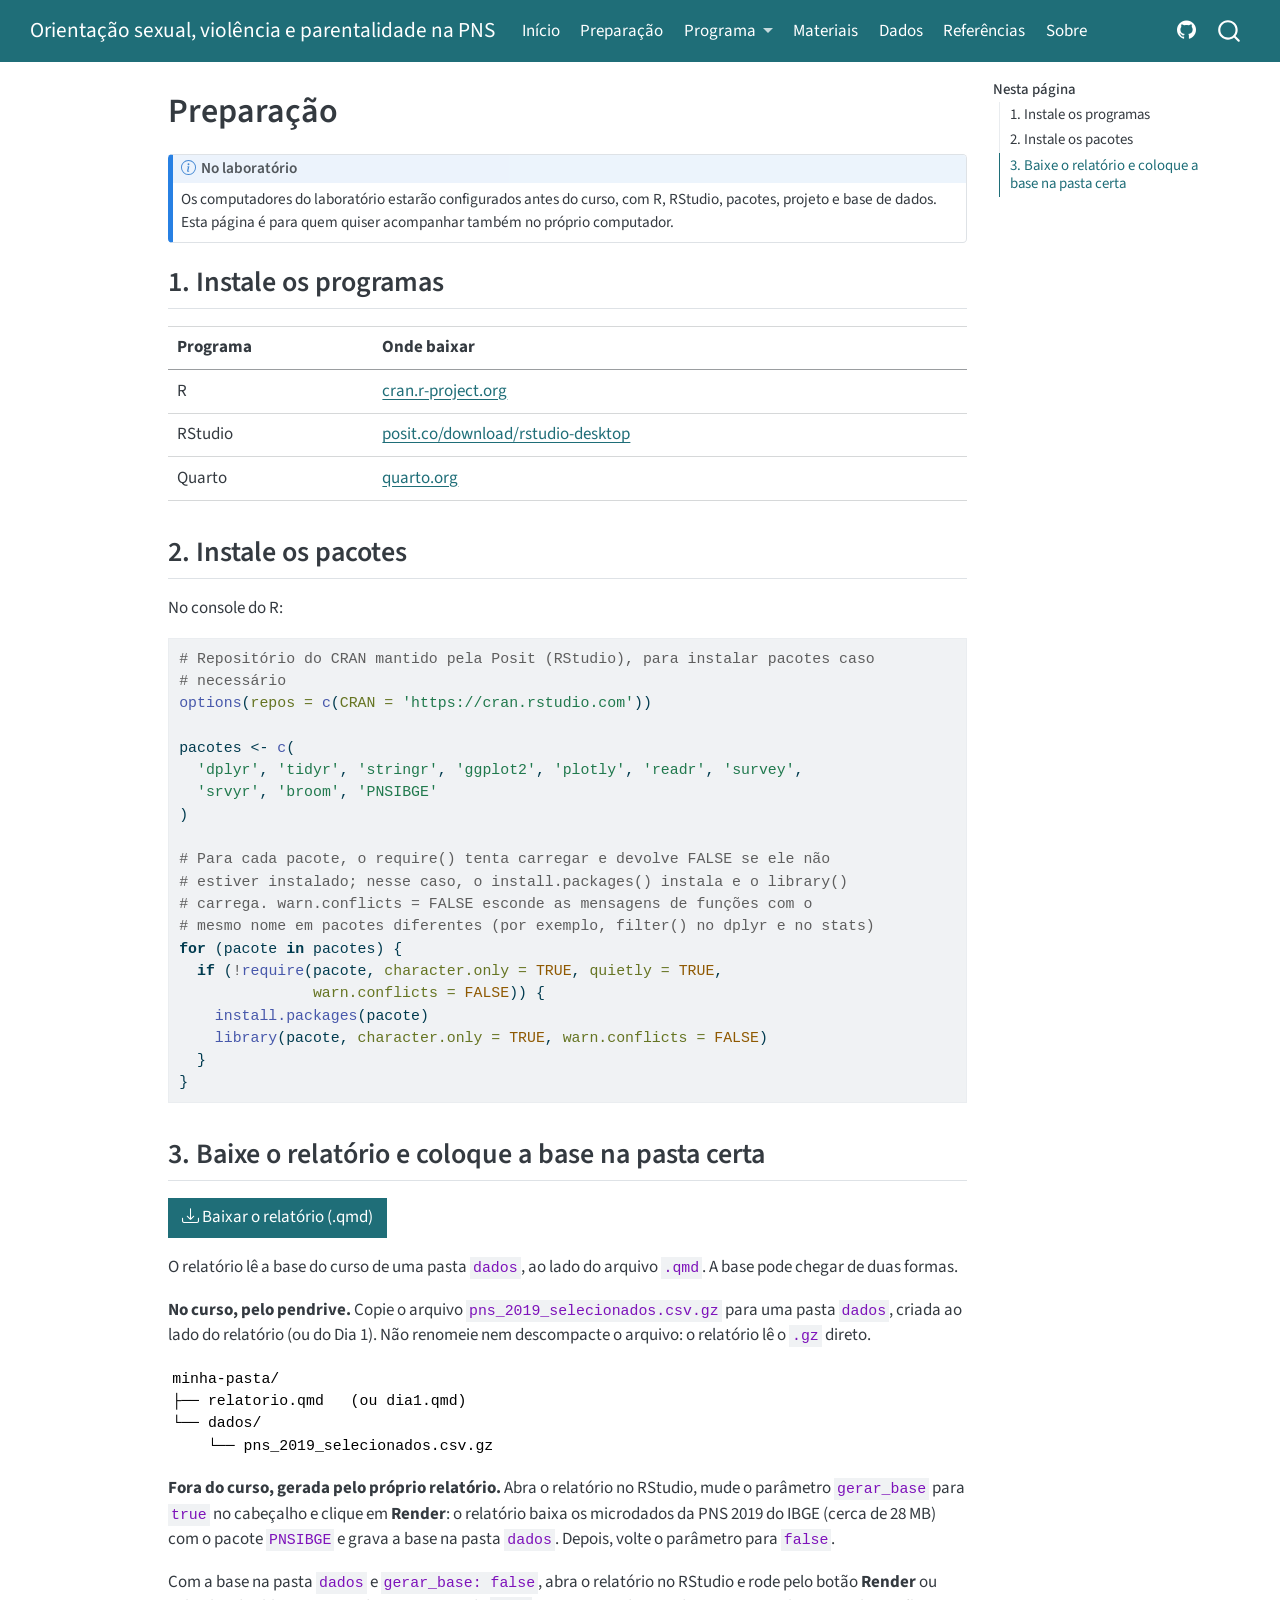
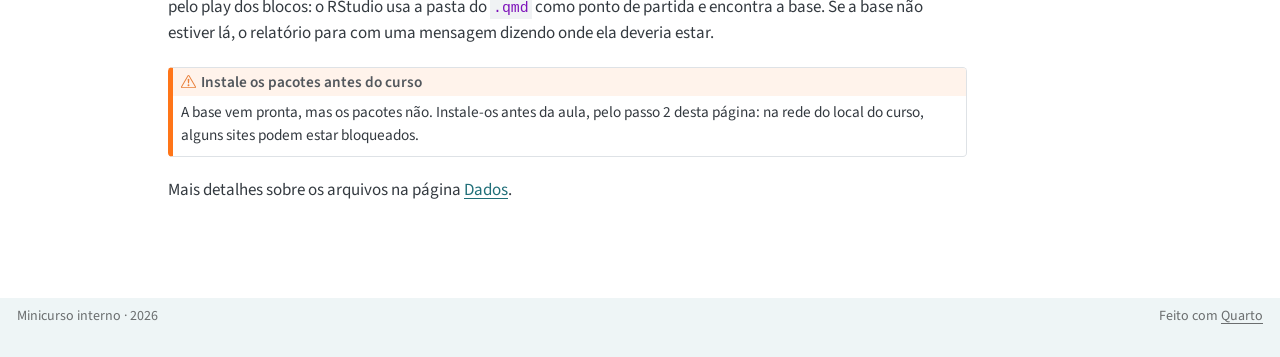
<file: preparacao.html>
<!DOCTYPE html>
<html xmlns="http://www.w3.org/1999/xhtml" lang="pt" xml:lang="pt"><head>

<meta charset="utf-8">
<meta name="generator" content="quarto-1.10.18">

<meta name="viewport" content="width=device-width, initial-scale=1.0, user-scalable=yes">


<title>Preparação – Orientação sexual, violência e parentalidade na PNS</title>
<style>
/* Default styles provided by pandoc.
** See https://pandoc.org/MANUAL.html#variables-for-html for config info.
*/
span.smallcaps{font-variant: small-caps;}
div.columns{display: flex; gap: 1.5em;}
div.column{flex: auto;}
@media screen {
div.columns{gap: min(4vw, 1.5em);}
div.column{overflow-x: auto;}
}
div.hanging-indent{margin-left: 1.5em; text-indent: -1.5em;}
ul.task-list{list-style: none;}
ul.task-list li input[type="checkbox"] {
  width: 0.8em;
  margin: 0 0.8em 0.2em -1em; /* quarto-specific, see https://github.com/quarto-dev/quarto-cli/issues/4556 */ 
  vertical-align: middle;
}
/* CSS for syntax highlighting */
html { -webkit-text-size-adjust: 100%; }
pre > code.sourceCode { white-space: pre; position: relative; }
pre > code.sourceCode > span { display: inline-block; line-height: 1.25; }
pre > code.sourceCode > span:empty { height: 1.2em; }
.sourceCode { overflow: visible; }
code.sourceCode > span { color: inherit; text-decoration: inherit; }
div.sourceCode { margin: 1em 0; }
pre.sourceCode { margin: 0; }
@media screen {
div.sourceCode { overflow: auto; }
}
@media print {
pre > code.sourceCode { white-space: pre-wrap; }
pre > code.sourceCode > span { text-indent: -5em; padding-left: 5em; }
}
pre.numberSource code
  { counter-reset: source-line 0; }
pre.numberSource code > span
  { position: relative; left: -4em; counter-increment: source-line; }
pre.numberSource code > span > a:first-child::before
  { content: counter(source-line);
    position: relative; left: -1em; text-align: right; vertical-align: baseline;
    border: none; display: inline-block;
    -webkit-touch-callout: none; -webkit-user-select: none;
    -khtml-user-select: none; -moz-user-select: none;
    -ms-user-select: none; user-select: none;
    padding: 0 4px; width: 4em;
  }
pre.numberSource { margin-left: 3em;  padding-left: 4px; }
div.sourceCode
  {   }
@media screen {
pre > code.sourceCode > span > a:first-child::before { text-decoration: underline; }
}
</style>


<script src="site_libs/quarto-nav/quarto-nav.js"></script>
<script src="site_libs/quarto-nav/headroom.min.js"></script>
<script src="site_libs/clipboard/clipboard.min.js"></script>
<script src="site_libs/quarto-search/autocomplete.umd.js"></script>
<script src="site_libs/quarto-search/fuse.min.js"></script>
<script src="site_libs/quarto-search/quarto-search.js"></script>
<meta name="quarto:offset" content="./">
<script src="site_libs/quarto-html/quarto.js" type="module"></script>
<script src="site_libs/quarto-html/tabsets/tabsets.js" type="module"></script>
<script src="site_libs/quarto-html/popper.min.js"></script>
<script src="site_libs/quarto-html/tippy.umd.min.js"></script>
<script src="site_libs/quarto-html/anchor.min.js"></script>
<link href="site_libs/quarto-html/tippy.css" rel="stylesheet">
<link href="site_libs/quarto-html/quarto-syntax-highlighting-64a204ab8560d761af7679ceaba22944.css" rel="stylesheet" id="quarto-text-highlighting-styles">
<script src="site_libs/bootstrap/bootstrap.min.js"></script>
<link href="site_libs/bootstrap/bootstrap-icons.css" rel="stylesheet">
<link href="site_libs/bootstrap/bootstrap-81f4f19b85498fea71cac0445b39b2d3.min.css" rel="stylesheet" append-hash="true" id="quarto-bootstrap" data-mode="light">
<script id="quarto-search-options" type="application/json">{
  "location": "navbar",
  "copy-button": false,
  "collapse-after": 3,
  "panel-placement": "end",
  "type": "overlay",
  "limit": 50,
  "keyboard-shortcut": [
    "f",
    "/",
    "s"
  ],
  "show-item-context": false,
  "language": {
    "search-no-results-text": "Nenhum resultado",
    "search-matching-documents-text": "documentos correspondentes",
    "search-copy-link-title": "Copiar link para a busca",
    "search-hide-matches-text": "Esconder correspondências adicionais",
    "search-more-match-text": "mais correspondência neste documento",
    "search-more-matches-text": "mais correspondências neste documento",
    "search-clear-button-title": "Limpar",
    "search-text-placeholder": "",
    "search-detached-cancel-button-title": "Cancelar",
    "search-submit-button-title": "Enviar",
    "search-label": "Procurar"
  }
}</script>


<link rel="stylesheet" href="styles.css">
</head>

<body class="nav-fixed quarto-light">

<div id="quarto-search-results"></div>
  <header id="quarto-header" class="headroom fixed-top">
    <nav class="navbar navbar-expand-lg " data-bs-theme="dark">
      <div class="navbar-container container-fluid">
      <div class="navbar-brand-container mx-auto">
    <a class="navbar-brand" href="./index.html">
    <span class="navbar-title">Orientação sexual, violência e parentalidade na PNS</span>
    </a>
  </div>
            <div id="quarto-search" class="" title="Procurar"></div>
          <button class="navbar-toggler" type="button" data-bs-toggle="collapse" data-bs-target="#navbarCollapse" aria-controls="navbarCollapse" role="menu" aria-expanded="false" aria-label="Alternar de navegação" onclick="if (window.quartoToggleHeadroom) { window.quartoToggleHeadroom(); }">
  <span class="navbar-toggler-icon"></span>
</button>
          <div class="collapse navbar-collapse" id="navbarCollapse">
            <ul class="navbar-nav navbar-nav-scroll me-auto">
  <li class="nav-item">
    <a class="nav-link" href="./index.html"> 
<span class="menu-text">Início</span></a>
  </li>  
  <li class="nav-item">
    <a class="nav-link active" href="./preparacao.html" aria-current="page"> 
<span class="menu-text">Preparação</span></a>
  </li>  
  <li class="nav-item dropdown ">
    <a class="nav-link dropdown-toggle" href="#" id="nav-menu-programa" role="link" data-bs-toggle="dropdown" aria-expanded="false">
 <span class="menu-text">Programa</span>
    </a>
    <ul class="dropdown-menu" aria-labelledby="nav-menu-programa">    
        <li>
    <a class="dropdown-item" href="./dia1.html">
 <span class="dropdown-text">Dia 1: da pesquisa aos primeiros indicadores</span></a>
  </li>  
        <li>
    <a class="dropdown-item" href="./dia2.html">
 <span class="dropdown-text">Dia 2: violência, orientação sexual e parentalidade</span></a>
  </li>  
        <li>
    <a class="dropdown-item" href="./relatorio.html">
 <span class="dropdown-text">Relatório</span></a>
  </li>  
    </ul>
  </li>
  <li class="nav-item">
    <a class="nav-link" href="./materiais.html"> 
<span class="menu-text">Materiais</span></a>
  </li>  
  <li class="nav-item">
    <a class="nav-link" href="./dados.html"> 
<span class="menu-text">Dados</span></a>
  </li>  
  <li class="nav-item">
    <a class="nav-link" href="./referencias.html"> 
<span class="menu-text">Referências</span></a>
  </li>  
  <li class="nav-item">
    <a class="nav-link" href="./about.html"> 
<span class="menu-text">Sobre</span></a>
  </li>  
</ul>
            <ul class="navbar-nav navbar-nav-scroll ms-auto">
  <li class="nav-item compact">
    <a class="nav-link" href="https://github.com/LincolnTSilva/saude-sexualidade-pns-2019"> <i class="bi bi-github" role="img" aria-label="Repositório no GitHub">
</i> 
<span class="menu-text"></span></a>
  </li>  
</ul>
          </div> <!-- /navcollapse -->
            <div class="quarto-navbar-tools">
</div>
      </div> <!-- /container-fluid -->
    </nav>
</header>
<!-- content -->
<div id="quarto-content" class="quarto-container page-columns page-rows-contents page-layout-article page-navbar">
<!-- sidebar -->
<!-- margin-sidebar -->
    <div id="quarto-margin-sidebar" class="sidebar margin-sidebar">
        <nav id="TOC" role="doc-toc" class="toc-active">
    <h2 id="toc-title">Nesta página</h2>
   
  <ul>
  <li><a href="#instale-os-programas" id="toc-instale-os-programas" class="nav-link active" data-scroll-target="#instale-os-programas">1. Instale os programas</a></li>
  <li><a href="#instale-os-pacotes" id="toc-instale-os-pacotes" class="nav-link" data-scroll-target="#instale-os-pacotes">2. Instale os pacotes</a></li>
  <li><a href="#baixe-o-relatório-e-coloque-a-base-na-pasta-certa" id="toc-baixe-o-relatório-e-coloque-a-base-na-pasta-certa" class="nav-link" data-scroll-target="#baixe-o-relatório-e-coloque-a-base-na-pasta-certa">3. Baixe o relatório e coloque a base na pasta certa</a></li>
  </ul>
</nav>
    </div>
<!-- main -->
<main class="content" id="quarto-document-content">

<header id="title-block-header" class="quarto-title-block default">
<div class="quarto-title">
<h1 class="title">Preparação</h1>
</div>



<div class="quarto-title-meta">

    
  
    
  </div>
  


</header>


<div class="callout callout-style-default callout-note callout-titled">
<div class="callout-header d-flex align-content-center">
<div class="callout-icon-container">
<i class="callout-icon"></i>
</div>
<div class="callout-title-container flex-fill">
<span class="screen-reader-only">Nota</span>No laboratório
</div>
</div>
<div class="callout-body-container callout-body">
<p>Os computadores do laboratório estarão configurados antes do curso, com R, RStudio, pacotes, projeto e base de dados. Esta página é para quem quiser acompanhar também no próprio computador.</p>
</div>
</div>
<section id="instale-os-programas" class="level2">
<h2 class="anchored" data-anchor-id="instale-os-programas">1. Instale os programas</h2>
<table class="caption-top table">
<thead>
<tr class="header">
<th>Programa</th>
<th>Onde baixar</th>
</tr>
</thead>
<tbody>
<tr class="odd">
<td>R</td>
<td><a href="https://cran.r-project.org">cran.r-project.org</a></td>
</tr>
<tr class="even">
<td>RStudio</td>
<td><a href="https://posit.co/download/rstudio-desktop/">posit.co/download/rstudio-desktop</a></td>
</tr>
<tr class="odd">
<td>Quarto</td>
<td><a href="https://quarto.org/docs/get-started/">quarto.org</a></td>
</tr>
</tbody>
</table>
</section>
<section id="instale-os-pacotes" class="level2">
<h2 class="anchored" data-anchor-id="instale-os-pacotes">2. Instale os pacotes</h2>
<p>No console do R:</p>
<div class="code-copy-outer-scaffold"><div class="sourceCode" id="cb1"><pre class="sourceCode r code-with-copy"><code class="sourceCode r"><span id="cb1-1"><a href="#cb1-1" aria-hidden="true" tabindex="-1"></a><span class="co"># Repositório do CRAN mantido pela Posit (RStudio), para instalar pacotes caso</span></span>
<span id="cb1-2"><a href="#cb1-2" aria-hidden="true" tabindex="-1"></a><span class="co"># necessário</span></span>
<span id="cb1-3"><a href="#cb1-3" aria-hidden="true" tabindex="-1"></a><span class="fu">options</span>(<span class="at">repos =</span> <span class="fu">c</span>(<span class="at">CRAN =</span> <span class="st">'https://cran.rstudio.com'</span>))</span>
<span id="cb1-4"><a href="#cb1-4" aria-hidden="true" tabindex="-1"></a></span>
<span id="cb1-5"><a href="#cb1-5" aria-hidden="true" tabindex="-1"></a>pacotes <span class="ot">&lt;-</span> <span class="fu">c</span>(</span>
<span id="cb1-6"><a href="#cb1-6" aria-hidden="true" tabindex="-1"></a>  <span class="st">'dplyr'</span>, <span class="st">'tidyr'</span>, <span class="st">'stringr'</span>, <span class="st">'ggplot2'</span>, <span class="st">'plotly'</span>, <span class="st">'readr'</span>, <span class="st">'survey'</span>,</span>
<span id="cb1-7"><a href="#cb1-7" aria-hidden="true" tabindex="-1"></a>  <span class="st">'srvyr'</span>, <span class="st">'broom'</span>, <span class="st">'PNSIBGE'</span></span>
<span id="cb1-8"><a href="#cb1-8" aria-hidden="true" tabindex="-1"></a>)</span>
<span id="cb1-9"><a href="#cb1-9" aria-hidden="true" tabindex="-1"></a></span>
<span id="cb1-10"><a href="#cb1-10" aria-hidden="true" tabindex="-1"></a><span class="co"># Para cada pacote, o require() tenta carregar e devolve FALSE se ele não</span></span>
<span id="cb1-11"><a href="#cb1-11" aria-hidden="true" tabindex="-1"></a><span class="co"># estiver instalado; nesse caso, o install.packages() instala e o library()</span></span>
<span id="cb1-12"><a href="#cb1-12" aria-hidden="true" tabindex="-1"></a><span class="co"># carrega. warn.conflicts = FALSE esconde as mensagens de funções com o</span></span>
<span id="cb1-13"><a href="#cb1-13" aria-hidden="true" tabindex="-1"></a><span class="co"># mesmo nome em pacotes diferentes (por exemplo, filter() no dplyr e no stats)</span></span>
<span id="cb1-14"><a href="#cb1-14" aria-hidden="true" tabindex="-1"></a><span class="cf">for</span> (pacote <span class="cf">in</span> pacotes) {</span>
<span id="cb1-15"><a href="#cb1-15" aria-hidden="true" tabindex="-1"></a>  <span class="cf">if</span> (<span class="sc">!</span><span class="fu">require</span>(pacote, <span class="at">character.only =</span> <span class="cn">TRUE</span>, <span class="at">quietly =</span> <span class="cn">TRUE</span>,</span>
<span id="cb1-16"><a href="#cb1-16" aria-hidden="true" tabindex="-1"></a>               <span class="at">warn.conflicts =</span> <span class="cn">FALSE</span>)) {</span>
<span id="cb1-17"><a href="#cb1-17" aria-hidden="true" tabindex="-1"></a>    <span class="fu">install.packages</span>(pacote)</span>
<span id="cb1-18"><a href="#cb1-18" aria-hidden="true" tabindex="-1"></a>    <span class="fu">library</span>(pacote, <span class="at">character.only =</span> <span class="cn">TRUE</span>, <span class="at">warn.conflicts =</span> <span class="cn">FALSE</span>)</span>
<span id="cb1-19"><a href="#cb1-19" aria-hidden="true" tabindex="-1"></a>  }</span>
<span id="cb1-20"><a href="#cb1-20" aria-hidden="true" tabindex="-1"></a>}</span></code></pre></div><button title="Copiar para a área de transferência" class="code-copy-button"><i class="bi"></i></button></div>
</section>
<section id="baixe-o-relatório-e-coloque-a-base-na-pasta-certa" class="level2">
<h2 class="anchored" data-anchor-id="baixe-o-relatório-e-coloque-a-base-na-pasta-certa">3. Baixe o relatório e coloque a base na pasta certa</h2>
<p><a href="downloads/relatorio.qmd" class="btn btn-primary"><i class="bi bi-download"></i> Baixar o relatório (.qmd)</a></p>
<p>O relatório lê a base do curso de uma pasta <code>dados</code>, ao lado do arquivo <code>.qmd</code>. A base pode chegar de duas formas.</p>
<p><strong>No curso, pelo pendrive.</strong> Copie o arquivo <code>pns_2019_selecionados.csv.gz</code> para uma pasta <code>dados</code>, criada ao lado do relatório (ou do Dia 1). Não renomeie nem descompacte o arquivo: o relatório lê o <code>.gz</code> direto.</p>
<pre><code>minha-pasta/
├── relatorio.qmd   (ou dia1.qmd)
└── dados/
    └── pns_2019_selecionados.csv.gz</code></pre>
<p><strong>Fora do curso, gerada pelo próprio relatório.</strong> Abra o relatório no RStudio, mude o parâmetro <code>gerar_base</code> para <code>true</code> no cabeçalho e clique em <strong>Render</strong>: o relatório baixa os microdados da PNS 2019 do IBGE (cerca de 28 MB) com o pacote <code>PNSIBGE</code> e grava a base na pasta <code>dados</code>. Depois, volte o parâmetro para <code>false</code>.</p>
<p>Com a base na pasta <code>dados</code> e <code>gerar_base: false</code>, abra o relatório no RStudio e rode pelo botão <strong>Render</strong> ou pelo play dos blocos: o RStudio usa a pasta do <code>.qmd</code> como ponto de partida e encontra a base. Se a base não estiver lá, o relatório para com uma mensagem dizendo onde ela deveria estar.</p>
<div class="callout callout-style-default callout-warning callout-titled">
<div class="callout-header d-flex align-content-center">
<div class="callout-icon-container">
<i class="callout-icon"></i>
</div>
<div class="callout-title-container flex-fill">
<span class="screen-reader-only">Aviso</span>Instale os pacotes antes do curso
</div>
</div>
<div class="callout-body-container callout-body">
<p>A base vem pronta, mas os pacotes não. Instale-os antes da aula, pelo passo 2 desta página: na rede do local do curso, alguns sites podem estar bloqueados.</p>
</div>
</div>
<p>Mais detalhes sobre os arquivos na página <a href="./dados.html">Dados</a>.</p>


</section>

<a onclick="window.scrollTo(0, 0); return false;" role="button" id="quarto-back-to-top"><i class="bi bi-arrow-up"></i> De volta ao topo</a></main> <!-- /main -->
<script id="quarto-html-after-body" type="application/javascript">
  window.document.addEventListener("DOMContentLoaded", function (event) {
    const icon = "";
    const anchorJS = new window.AnchorJS();
    anchorJS.options = {
      placement: 'right',
      icon: icon
    };
    anchorJS.add('.anchored');
    const isCodeAnnotation = (el) => {
      for (const clz of el.classList) {
        if (clz.startsWith('code-annotation-')) {                     
          return true;
        }
      }
      return false;
    }
    const onCopySuccess = function(e) {
      // button target
      const button = e.trigger;
      // don't keep focus
      button.blur();
      // flash "checked"
      button.classList.add('code-copy-button-checked');
      var currentTitle = button.getAttribute("title");
      button.setAttribute("title", "Copiada");
      let tooltip;
      if (window.bootstrap) {
        button.setAttribute("data-bs-toggle", "tooltip");
        button.setAttribute("data-bs-placement", "left");
        button.setAttribute("data-bs-title", "Copiada");
        tooltip = new bootstrap.Tooltip(button, 
          { trigger: "manual", 
            customClass: "code-copy-button-tooltip",
            offset: [0, -8]});
        tooltip.show();    
      }
      setTimeout(function() {
        if (tooltip) {
          tooltip.hide();
          button.removeAttribute("data-bs-title");
          button.removeAttribute("data-bs-toggle");
          button.removeAttribute("data-bs-placement");
        }
        button.setAttribute("title", currentTitle);
        button.classList.remove('code-copy-button-checked');
      }, 1000);
      // clear code selection
      e.clearSelection();
    }
    const getTextToCopy = function(trigger) {
      const outerScaffold = trigger.parentElement.cloneNode(true);
      const codeEl = outerScaffold.querySelector('code');
      for (const childEl of codeEl.children) {
        if (isCodeAnnotation(childEl)) {
          childEl.remove();
        }
      }
      return codeEl.innerText;
    }
    const clipboard = new window.ClipboardJS('.code-copy-button:not([data-in-quarto-modal])', {
      text: getTextToCopy
    });
    clipboard.on('success', onCopySuccess);
    if (window.document.getElementById('quarto-embedded-source-code-modal')) {
      const clipboardModal = new window.ClipboardJS('.code-copy-button[data-in-quarto-modal]', {
        text: getTextToCopy,
        container: window.document.getElementById('quarto-embedded-source-code-modal')
      });
      clipboardModal.on('success', onCopySuccess);
    }
      var localhostRegex = new RegExp(/^(?:http|https):\/\/localhost\:?[0-9]*\//);
      var mailtoRegex = new RegExp(/^mailto:/);
        var filterRegex = new RegExp("https:\/\/lincolntsilva\.github\.io\/saude-sexualidade-pns-2019\/");
      var isInternal = (href) => {
          return filterRegex.test(href) || localhostRegex.test(href) || mailtoRegex.test(href);
      }
      // Inspect non-navigation links and adorn them if external
     var links = window.document.querySelectorAll('a[href]:not(.nav-link):not(.navbar-brand):not(.toc-action):not(.sidebar-link):not(.sidebar-item-toggle):not(.pagination-link):not(.no-external):not([aria-hidden]):not(.dropdown-item):not(.quarto-navigation-tool):not(.about-link)');
      for (var i=0; i<links.length; i++) {
        const link = links[i];
        if (!isInternal(link.href)) {
          // undo the damage that might have been done by quarto-nav.js in the case of
          // links that we want to consider external
          if (link.dataset.originalHref !== undefined) {
            link.href = link.dataset.originalHref;
          }
        }
      }
    function tippyHover(el, contentFn, onTriggerFn, onUntriggerFn) {
      const config = {
        allowHTML: true,
        maxWidth: 500,
        delay: 100,
        arrow: false,
        appendTo: function(el) {
            return el.parentElement;
        },
        interactive: true,
        interactiveBorder: 10,
        theme: 'quarto',
        placement: 'bottom-start',
      };
      if (contentFn) {
        config.content = contentFn;
      }
      if (onTriggerFn) {
        config.onTrigger = onTriggerFn;
      }
      if (onUntriggerFn) {
        config.onUntrigger = onUntriggerFn;
      }
      window.tippy(el, config); 
    }
    const noterefs = window.document.querySelectorAll('a[role="doc-noteref"]');
    for (var i=0; i<noterefs.length; i++) {
      const ref = noterefs[i];
      tippyHover(ref, function() {
        // use id or data attribute instead here
        let href = ref.getAttribute('data-footnote-href') || ref.getAttribute('href');
        try { href = new URL(href).hash; } catch {}
        const id = href.replace(/^#\/?/, "");
        const note = window.document.getElementById(id);
        if (note) {
          return note.innerHTML;
        } else {
          return "";
        }
      });
    }
    const xrefs = window.document.querySelectorAll('a.quarto-xref');
    const processXRef = (id, note) => {
      // Strip column container classes
      const stripColumnClz = (el) => {
        el.classList.remove("page-full", "page-columns");
        if (el.children) {
          for (const child of el.children) {
            stripColumnClz(child);
          }
        }
      }
      stripColumnClz(note)
      if (id === null || id.startsWith('sec-')) {
        // Special case sections, only their first couple elements
        const container = document.createElement("div");
        if (note.children && note.children.length > 2) {
          container.appendChild(note.children[0].cloneNode(true));
          for (let i = 1; i < note.children.length; i++) {
            const child = note.children[i];
            if (child.tagName === "P" && child.innerText === "") {
              continue;
            } else {
              container.appendChild(child.cloneNode(true));
              break;
            }
          }
          if (window.Quarto?.typesetMath) {
            window.Quarto.typesetMath(container);
          }
          return container.innerHTML
        } else {
          if (window.Quarto?.typesetMath) {
            window.Quarto.typesetMath(note);
          }
          return note.innerHTML;
        }
      } else {
        // Remove any anchor links if they are present
        const anchorLink = note.querySelector('a.anchorjs-link');
        if (anchorLink) {
          anchorLink.remove();
        }
        if (window.Quarto?.typesetMath) {
          window.Quarto.typesetMath(note);
        }
        if (note.classList.contains("callout")) {
          return note.outerHTML;
        } else {
          return note.innerHTML;
        }
      }
    }
    for (var i=0; i<xrefs.length; i++) {
      const xref = xrefs[i];
      tippyHover(xref, undefined, function(instance) {
        instance.disable();
        let url = xref.getAttribute('href');
        let hash = undefined; 
        if (url.startsWith('#')) {
          hash = url;
        } else {
          try { hash = new URL(url).hash; } catch {}
        }
        if (hash) {
          const id = hash.replace(/^#\/?/, "");
          const note = window.document.getElementById(id);
          if (note !== null) {
            try {
              const html = processXRef(id, note.cloneNode(true));
              instance.setContent(html);
            } finally {
              instance.enable();
              instance.show();
            }
          } else {
            // See if we can fetch this
            fetch(url.split('#')[0])
            .then(res => res.text())
            .then(html => {
              const parser = new DOMParser();
              const htmlDoc = parser.parseFromString(html, "text/html");
              const note = htmlDoc.getElementById(id);
              if (note !== null) {
                const html = processXRef(id, note);
                instance.setContent(html);
              } 
            }).finally(() => {
              instance.enable();
              instance.show();
            });
          }
        } else {
          // See if we can fetch a full url (with no hash to target)
          // This is a special case and we should probably do some content thinning / targeting
          fetch(url)
          .then(res => res.text())
          .then(html => {
            const parser = new DOMParser();
            const htmlDoc = parser.parseFromString(html, "text/html");
            const note = htmlDoc.querySelector('main.content');
            if (note !== null) {
              // This should only happen for chapter cross references
              // (since there is no id in the URL)
              // remove the first header
              if (note.children.length > 0 && note.children[0].tagName === "HEADER") {
                note.children[0].remove();
              }
              const html = processXRef(null, note);
              instance.setContent(html);
            } 
          }).finally(() => {
            instance.enable();
            instance.show();
          });
        }
      }, function(instance) {
      });
    }
        let selectedAnnoteEl;
        const selectorForAnnotation = ( cell, annotation) => {
          let cellAttr = 'data-code-cell="' + cell + '"';
          let lineAttr = 'data-code-annotation="' +  annotation + '"';
          const selector = 'span[' + cellAttr + '][' + lineAttr + ']';
          return selector;
        }
        const selectCodeLines = (annoteEl) => {
          const doc = window.document;
          const targetCell = annoteEl.getAttribute("data-target-cell");
          const targetAnnotation = annoteEl.getAttribute("data-target-annotation");
          const annoteSpan = window.document.querySelector(selectorForAnnotation(targetCell, targetAnnotation));
          const lines = annoteSpan.getAttribute("data-code-lines").split(",");
          const lineIds = lines.map((line) => {
            return targetCell + "-" + line;
          })
          let top = null;
          let height = null;
          let parent = null;
          if (lineIds.length > 0) {
              //compute the position of the single el (top and bottom and make a div)
              const el = window.document.getElementById(lineIds[0]);
              top = el.offsetTop;
              height = el.offsetHeight;
              parent = el.parentElement.parentElement;
            if (lineIds.length > 1) {
              const lastEl = window.document.getElementById(lineIds[lineIds.length - 1]);
              const bottom = lastEl.offsetTop + lastEl.offsetHeight;
              height = bottom - top;
            }
            if (top !== null && height !== null && parent !== null) {
              // cook up a div (if necessary) and position it 
              let div = window.document.getElementById("code-annotation-line-highlight");
              if (div === null) {
                div = window.document.createElement("div");
                div.setAttribute("id", "code-annotation-line-highlight");
                div.style.position = 'absolute';
                parent.appendChild(div);
              }
              div.style.top = top - 2 + "px";
              div.style.height = height + 4 + "px";
              div.style.left = 0;
              let gutterDiv = window.document.getElementById("code-annotation-line-highlight-gutter");
              if (gutterDiv === null) {
                gutterDiv = window.document.createElement("div");
                gutterDiv.setAttribute("id", "code-annotation-line-highlight-gutter");
                gutterDiv.style.position = 'absolute';
                const codeCell = window.document.getElementById(targetCell);
                const gutter = codeCell.querySelector('.code-annotation-gutter');
                gutter.appendChild(gutterDiv);
              }
              gutterDiv.style.top = top - 2 + "px";
              gutterDiv.style.height = height + 4 + "px";
            }
            selectedAnnoteEl = annoteEl;
          }
        };
        const unselectCodeLines = () => {
          const elementsIds = ["code-annotation-line-highlight", "code-annotation-line-highlight-gutter"];
          elementsIds.forEach((elId) => {
            const div = window.document.getElementById(elId);
            if (div) {
              div.remove();
            }
          });
          selectedAnnoteEl = undefined;
        };
          // Handle positioning of the toggle
      window.addEventListener(
        "resize",
        throttle(() => {
          elRect = undefined;
          if (selectedAnnoteEl) {
            selectCodeLines(selectedAnnoteEl);
          }
        }, 10)
      );
      function throttle(fn, ms) {
      let throttle = false;
      let timer;
        return (...args) => {
          if(!throttle) { // first call gets through
              fn.apply(this, args);
              throttle = true;
          } else { // all the others get throttled
              if(timer) clearTimeout(timer); // cancel #2
              timer = setTimeout(() => {
                fn.apply(this, args);
                timer = throttle = false;
              }, ms);
          }
        };
      }
        // Attach click handler to the DT
        const annoteDls = window.document.querySelectorAll('dt[data-target-cell]');
        for (const annoteDlNode of annoteDls) {
          annoteDlNode.addEventListener('click', (event) => {
            const clickedEl = event.target;
            if (clickedEl !== selectedAnnoteEl) {
              unselectCodeLines();
              const activeEl = window.document.querySelector('dt[data-target-cell].code-annotation-active');
              if (activeEl) {
                activeEl.classList.remove('code-annotation-active');
              }
              selectCodeLines(clickedEl);
              clickedEl.classList.add('code-annotation-active');
            } else {
              // Unselect the line
              unselectCodeLines();
              clickedEl.classList.remove('code-annotation-active');
            }
          });
        }
    const findCites = (el) => {
      const parentEl = el.parentElement;
      if (parentEl) {
        const cites = parentEl.dataset.cites;
        if (cites) {
          return {
            el,
            cites: cites.split(' ')
          };
        } else {
          return findCites(el.parentElement)
        }
      } else {
        return undefined;
      }
    };
    var bibliorefs = window.document.querySelectorAll('a[role="doc-biblioref"]');
    for (var i=0; i<bibliorefs.length; i++) {
      const ref = bibliorefs[i];
      const citeInfo = findCites(ref);
      if (citeInfo) {
        tippyHover(citeInfo.el, function() {
          var popup = window.document.createElement('div');
          citeInfo.cites.forEach(function(cite) {
            var citeDiv = window.document.createElement('div');
            citeDiv.classList.add('hanging-indent');
            citeDiv.classList.add('csl-entry');
            var biblioDiv = window.document.getElementById('ref-' + cite);
            if (biblioDiv) {
              citeDiv.innerHTML = biblioDiv.innerHTML;
            }
            popup.appendChild(citeDiv);
          });
          return popup.innerHTML;
        });
      }
    }
  });
  </script>
</div> <!-- /content -->
<footer class="footer">
  <div class="nav-footer">
    <div class="nav-footer-left">
<p>Minicurso interno · 2026</p>
</div>   
    <div class="nav-footer-center">
      &nbsp;
    </div>
    <div class="nav-footer-right">
<p>Feito com <a href="https://quarto.org">Quarto</a></p>
</div>
  </div>
</footer>




</body></html>
</file>
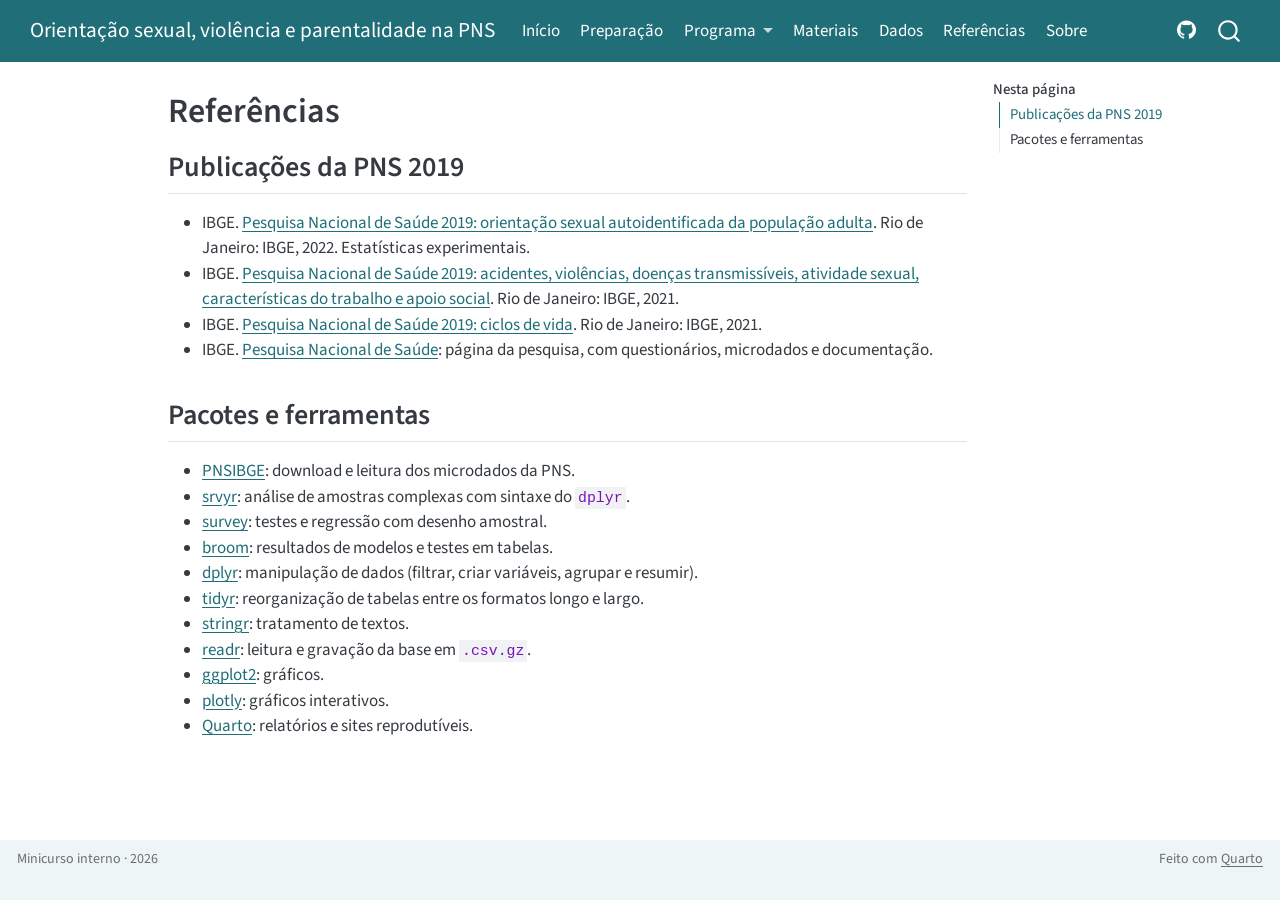
<file: referencias.html>
<!DOCTYPE html>
<html xmlns="http://www.w3.org/1999/xhtml" lang="pt" xml:lang="pt"><head>

<meta charset="utf-8">
<meta name="generator" content="quarto-1.10.18">

<meta name="viewport" content="width=device-width, initial-scale=1.0, user-scalable=yes">


<title>Referências – Orientação sexual, violência e parentalidade na PNS</title>
<style>
/* Default styles provided by pandoc.
** See https://pandoc.org/MANUAL.html#variables-for-html for config info.
*/
span.smallcaps{font-variant: small-caps;}
div.columns{display: flex; gap: 1.5em;}
div.column{flex: auto;}
@media screen {
div.columns{gap: min(4vw, 1.5em);}
div.column{overflow-x: auto;}
}
div.hanging-indent{margin-left: 1.5em; text-indent: -1.5em;}
ul.task-list{list-style: none;}
ul.task-list li input[type="checkbox"] {
  width: 0.8em;
  margin: 0 0.8em 0.2em -1em; /* quarto-specific, see https://github.com/quarto-dev/quarto-cli/issues/4556 */ 
  vertical-align: middle;
}
</style>


<script src="site_libs/quarto-nav/quarto-nav.js"></script>
<script src="site_libs/quarto-nav/headroom.min.js"></script>
<script src="site_libs/clipboard/clipboard.min.js"></script>
<script src="site_libs/quarto-search/autocomplete.umd.js"></script>
<script src="site_libs/quarto-search/fuse.min.js"></script>
<script src="site_libs/quarto-search/quarto-search.js"></script>
<meta name="quarto:offset" content="./">
<script src="site_libs/quarto-html/quarto.js" type="module"></script>
<script src="site_libs/quarto-html/tabsets/tabsets.js" type="module"></script>
<script src="site_libs/quarto-html/popper.min.js"></script>
<script src="site_libs/quarto-html/tippy.umd.min.js"></script>
<script src="site_libs/quarto-html/anchor.min.js"></script>
<link href="site_libs/quarto-html/tippy.css" rel="stylesheet">
<link href="site_libs/quarto-html/quarto-syntax-highlighting-64a204ab8560d761af7679ceaba22944.css" rel="stylesheet" id="quarto-text-highlighting-styles">
<script src="site_libs/bootstrap/bootstrap.min.js"></script>
<link href="site_libs/bootstrap/bootstrap-icons.css" rel="stylesheet">
<link href="site_libs/bootstrap/bootstrap-81f4f19b85498fea71cac0445b39b2d3.min.css" rel="stylesheet" append-hash="true" id="quarto-bootstrap" data-mode="light">
<script id="quarto-search-options" type="application/json">{
  "location": "navbar",
  "copy-button": false,
  "collapse-after": 3,
  "panel-placement": "end",
  "type": "overlay",
  "limit": 50,
  "keyboard-shortcut": [
    "f",
    "/",
    "s"
  ],
  "show-item-context": false,
  "language": {
    "search-no-results-text": "Nenhum resultado",
    "search-matching-documents-text": "documentos correspondentes",
    "search-copy-link-title": "Copiar link para a busca",
    "search-hide-matches-text": "Esconder correspondências adicionais",
    "search-more-match-text": "mais correspondência neste documento",
    "search-more-matches-text": "mais correspondências neste documento",
    "search-clear-button-title": "Limpar",
    "search-text-placeholder": "",
    "search-detached-cancel-button-title": "Cancelar",
    "search-submit-button-title": "Enviar",
    "search-label": "Procurar"
  }
}</script>


<link rel="stylesheet" href="styles.css">
</head>

<body class="nav-fixed quarto-light">

<div id="quarto-search-results"></div>
  <header id="quarto-header" class="headroom fixed-top">
    <nav class="navbar navbar-expand-lg " data-bs-theme="dark">
      <div class="navbar-container container-fluid">
      <div class="navbar-brand-container mx-auto">
    <a class="navbar-brand" href="./index.html">
    <span class="navbar-title">Orientação sexual, violência e parentalidade na PNS</span>
    </a>
  </div>
            <div id="quarto-search" class="" title="Procurar"></div>
          <button class="navbar-toggler" type="button" data-bs-toggle="collapse" data-bs-target="#navbarCollapse" aria-controls="navbarCollapse" role="menu" aria-expanded="false" aria-label="Alternar de navegação" onclick="if (window.quartoToggleHeadroom) { window.quartoToggleHeadroom(); }">
  <span class="navbar-toggler-icon"></span>
</button>
          <div class="collapse navbar-collapse" id="navbarCollapse">
            <ul class="navbar-nav navbar-nav-scroll me-auto">
  <li class="nav-item">
    <a class="nav-link" href="./index.html"> 
<span class="menu-text">Início</span></a>
  </li>  
  <li class="nav-item">
    <a class="nav-link" href="./preparacao.html"> 
<span class="menu-text">Preparação</span></a>
  </li>  
  <li class="nav-item dropdown ">
    <a class="nav-link dropdown-toggle" href="#" id="nav-menu-programa" role="link" data-bs-toggle="dropdown" aria-expanded="false">
 <span class="menu-text">Programa</span>
    </a>
    <ul class="dropdown-menu" aria-labelledby="nav-menu-programa">    
        <li>
    <a class="dropdown-item" href="./dia1.html">
 <span class="dropdown-text">Dia 1: da pesquisa aos primeiros indicadores</span></a>
  </li>  
        <li>
    <a class="dropdown-item" href="./dia2.html">
 <span class="dropdown-text">Dia 2: violência, orientação sexual e parentalidade</span></a>
  </li>  
        <li>
    <a class="dropdown-item" href="./relatorio.html">
 <span class="dropdown-text">Relatório</span></a>
  </li>  
    </ul>
  </li>
  <li class="nav-item">
    <a class="nav-link" href="./materiais.html"> 
<span class="menu-text">Materiais</span></a>
  </li>  
  <li class="nav-item">
    <a class="nav-link" href="./dados.html"> 
<span class="menu-text">Dados</span></a>
  </li>  
  <li class="nav-item">
    <a class="nav-link active" href="./referencias.html" aria-current="page"> 
<span class="menu-text">Referências</span></a>
  </li>  
  <li class="nav-item">
    <a class="nav-link" href="./about.html"> 
<span class="menu-text">Sobre</span></a>
  </li>  
</ul>
            <ul class="navbar-nav navbar-nav-scroll ms-auto">
  <li class="nav-item compact">
    <a class="nav-link" href="https://github.com/LincolnTSilva/saude-sexualidade-pns-2019"> <i class="bi bi-github" role="img" aria-label="Repositório no GitHub">
</i> 
<span class="menu-text"></span></a>
  </li>  
</ul>
          </div> <!-- /navcollapse -->
            <div class="quarto-navbar-tools">
</div>
      </div> <!-- /container-fluid -->
    </nav>
</header>
<!-- content -->
<div id="quarto-content" class="quarto-container page-columns page-rows-contents page-layout-article page-navbar">
<!-- sidebar -->
<!-- margin-sidebar -->
    <div id="quarto-margin-sidebar" class="sidebar margin-sidebar">
        <nav id="TOC" role="doc-toc" class="toc-active">
    <h2 id="toc-title">Nesta página</h2>
   
  <ul>
  <li><a href="#publicações-da-pns-2019" id="toc-publicações-da-pns-2019" class="nav-link active" data-scroll-target="#publicações-da-pns-2019">Publicações da PNS 2019</a></li>
  <li><a href="#pacotes-e-ferramentas" id="toc-pacotes-e-ferramentas" class="nav-link" data-scroll-target="#pacotes-e-ferramentas">Pacotes e ferramentas</a></li>
  </ul>
</nav>
    </div>
<!-- main -->
<main class="content" id="quarto-document-content">

<header id="title-block-header" class="quarto-title-block default">
<div class="quarto-title">
<h1 class="title">Referências</h1>
</div>



<div class="quarto-title-meta">

    
  
    
  </div>
  


</header>


<section id="publicações-da-pns-2019" class="level2">
<h2 class="anchored" data-anchor-id="publicações-da-pns-2019">Publicações da PNS 2019</h2>
<ul>
<li>IBGE. <a href="https://www.ibge.gov.br/estatisticas/sociais/saude/9160-pesquisa-nacional-de-saude.html">Pesquisa Nacional de Saúde 2019: orientação sexual autoidentificada da população adulta</a>. Rio de Janeiro: IBGE, 2022. Estatísticas experimentais.</li>
<li>IBGE. <a href="https://www.ibge.gov.br/estatisticas/sociais/saude/9160-pesquisa-nacional-de-saude.html">Pesquisa Nacional de Saúde 2019: acidentes, violências, doenças transmissíveis, atividade sexual, características do trabalho e apoio social</a>. Rio de Janeiro: IBGE, 2021.</li>
<li>IBGE. <a href="https://www.ibge.gov.br/estatisticas/sociais/saude/9160-pesquisa-nacional-de-saude.html">Pesquisa Nacional de Saúde 2019: ciclos de vida</a>. Rio de Janeiro: IBGE, 2021.</li>
<li>IBGE. <a href="https://www.ibge.gov.br/estatisticas/sociais/saude/9160-pesquisa-nacional-de-saude.html">Pesquisa Nacional de Saúde</a>: página da pesquisa, com questionários, microdados e documentação.</li>
</ul>
</section>
<section id="pacotes-e-ferramentas" class="level2">
<h2 class="anchored" data-anchor-id="pacotes-e-ferramentas">Pacotes e ferramentas</h2>
<ul>
<li><a href="https://cran.r-project.org/package=PNSIBGE">PNSIBGE</a>: download e leitura dos microdados da PNS.</li>
<li><a href="https://cran.r-project.org/package=srvyr">srvyr</a>: análise de amostras complexas com sintaxe do <code>dplyr</code>.</li>
<li><a href="https://cran.r-project.org/package=survey">survey</a>: testes e regressão com desenho amostral.</li>
<li><a href="https://broom.tidymodels.org">broom</a>: resultados de modelos e testes em tabelas.</li>
<li><a href="https://dplyr.tidyverse.org">dplyr</a>: manipulação de dados (filtrar, criar variáveis, agrupar e resumir).</li>
<li><a href="https://tidyr.tidyverse.org">tidyr</a>: reorganização de tabelas entre os formatos longo e largo.</li>
<li><a href="https://stringr.tidyverse.org">stringr</a>: tratamento de textos.</li>
<li><a href="https://readr.tidyverse.org">readr</a>: leitura e gravação da base em <code>.csv.gz</code>.</li>
<li><a href="https://ggplot2.tidyverse.org">ggplot2</a>: gráficos.</li>
<li><a href="https://plotly-r.com">plotly</a>: gráficos interativos.</li>
<li><a href="https://quarto.org">Quarto</a>: relatórios e sites reprodutíveis.</li>
</ul>


</section>

<a onclick="window.scrollTo(0, 0); return false;" role="button" id="quarto-back-to-top"><i class="bi bi-arrow-up"></i> De volta ao topo</a></main> <!-- /main -->
<script id="quarto-html-after-body" type="application/javascript">
  window.document.addEventListener("DOMContentLoaded", function (event) {
    const icon = "";
    const anchorJS = new window.AnchorJS();
    anchorJS.options = {
      placement: 'right',
      icon: icon
    };
    anchorJS.add('.anchored');
    const isCodeAnnotation = (el) => {
      for (const clz of el.classList) {
        if (clz.startsWith('code-annotation-')) {                     
          return true;
        }
      }
      return false;
    }
    const onCopySuccess = function(e) {
      // button target
      const button = e.trigger;
      // don't keep focus
      button.blur();
      // flash "checked"
      button.classList.add('code-copy-button-checked');
      var currentTitle = button.getAttribute("title");
      button.setAttribute("title", "Copiada");
      let tooltip;
      if (window.bootstrap) {
        button.setAttribute("data-bs-toggle", "tooltip");
        button.setAttribute("data-bs-placement", "left");
        button.setAttribute("data-bs-title", "Copiada");
        tooltip = new bootstrap.Tooltip(button, 
          { trigger: "manual", 
            customClass: "code-copy-button-tooltip",
            offset: [0, -8]});
        tooltip.show();    
      }
      setTimeout(function() {
        if (tooltip) {
          tooltip.hide();
          button.removeAttribute("data-bs-title");
          button.removeAttribute("data-bs-toggle");
          button.removeAttribute("data-bs-placement");
        }
        button.setAttribute("title", currentTitle);
        button.classList.remove('code-copy-button-checked');
      }, 1000);
      // clear code selection
      e.clearSelection();
    }
    const getTextToCopy = function(trigger) {
      const outerScaffold = trigger.parentElement.cloneNode(true);
      const codeEl = outerScaffold.querySelector('code');
      for (const childEl of codeEl.children) {
        if (isCodeAnnotation(childEl)) {
          childEl.remove();
        }
      }
      return codeEl.innerText;
    }
    const clipboard = new window.ClipboardJS('.code-copy-button:not([data-in-quarto-modal])', {
      text: getTextToCopy
    });
    clipboard.on('success', onCopySuccess);
    if (window.document.getElementById('quarto-embedded-source-code-modal')) {
      const clipboardModal = new window.ClipboardJS('.code-copy-button[data-in-quarto-modal]', {
        text: getTextToCopy,
        container: window.document.getElementById('quarto-embedded-source-code-modal')
      });
      clipboardModal.on('success', onCopySuccess);
    }
      var localhostRegex = new RegExp(/^(?:http|https):\/\/localhost\:?[0-9]*\//);
      var mailtoRegex = new RegExp(/^mailto:/);
        var filterRegex = new RegExp("https:\/\/lincolntsilva\.github\.io\/saude-sexualidade-pns-2019\/");
      var isInternal = (href) => {
          return filterRegex.test(href) || localhostRegex.test(href) || mailtoRegex.test(href);
      }
      // Inspect non-navigation links and adorn them if external
     var links = window.document.querySelectorAll('a[href]:not(.nav-link):not(.navbar-brand):not(.toc-action):not(.sidebar-link):not(.sidebar-item-toggle):not(.pagination-link):not(.no-external):not([aria-hidden]):not(.dropdown-item):not(.quarto-navigation-tool):not(.about-link)');
      for (var i=0; i<links.length; i++) {
        const link = links[i];
        if (!isInternal(link.href)) {
          // undo the damage that might have been done by quarto-nav.js in the case of
          // links that we want to consider external
          if (link.dataset.originalHref !== undefined) {
            link.href = link.dataset.originalHref;
          }
        }
      }
    function tippyHover(el, contentFn, onTriggerFn, onUntriggerFn) {
      const config = {
        allowHTML: true,
        maxWidth: 500,
        delay: 100,
        arrow: false,
        appendTo: function(el) {
            return el.parentElement;
        },
        interactive: true,
        interactiveBorder: 10,
        theme: 'quarto',
        placement: 'bottom-start',
      };
      if (contentFn) {
        config.content = contentFn;
      }
      if (onTriggerFn) {
        config.onTrigger = onTriggerFn;
      }
      if (onUntriggerFn) {
        config.onUntrigger = onUntriggerFn;
      }
      window.tippy(el, config); 
    }
    const noterefs = window.document.querySelectorAll('a[role="doc-noteref"]');
    for (var i=0; i<noterefs.length; i++) {
      const ref = noterefs[i];
      tippyHover(ref, function() {
        // use id or data attribute instead here
        let href = ref.getAttribute('data-footnote-href') || ref.getAttribute('href');
        try { href = new URL(href).hash; } catch {}
        const id = href.replace(/^#\/?/, "");
        const note = window.document.getElementById(id);
        if (note) {
          return note.innerHTML;
        } else {
          return "";
        }
      });
    }
    const xrefs = window.document.querySelectorAll('a.quarto-xref');
    const processXRef = (id, note) => {
      // Strip column container classes
      const stripColumnClz = (el) => {
        el.classList.remove("page-full", "page-columns");
        if (el.children) {
          for (const child of el.children) {
            stripColumnClz(child);
          }
        }
      }
      stripColumnClz(note)
      if (id === null || id.startsWith('sec-')) {
        // Special case sections, only their first couple elements
        const container = document.createElement("div");
        if (note.children && note.children.length > 2) {
          container.appendChild(note.children[0].cloneNode(true));
          for (let i = 1; i < note.children.length; i++) {
            const child = note.children[i];
            if (child.tagName === "P" && child.innerText === "") {
              continue;
            } else {
              container.appendChild(child.cloneNode(true));
              break;
            }
          }
          if (window.Quarto?.typesetMath) {
            window.Quarto.typesetMath(container);
          }
          return container.innerHTML
        } else {
          if (window.Quarto?.typesetMath) {
            window.Quarto.typesetMath(note);
          }
          return note.innerHTML;
        }
      } else {
        // Remove any anchor links if they are present
        const anchorLink = note.querySelector('a.anchorjs-link');
        if (anchorLink) {
          anchorLink.remove();
        }
        if (window.Quarto?.typesetMath) {
          window.Quarto.typesetMath(note);
        }
        if (note.classList.contains("callout")) {
          return note.outerHTML;
        } else {
          return note.innerHTML;
        }
      }
    }
    for (var i=0; i<xrefs.length; i++) {
      const xref = xrefs[i];
      tippyHover(xref, undefined, function(instance) {
        instance.disable();
        let url = xref.getAttribute('href');
        let hash = undefined; 
        if (url.startsWith('#')) {
          hash = url;
        } else {
          try { hash = new URL(url).hash; } catch {}
        }
        if (hash) {
          const id = hash.replace(/^#\/?/, "");
          const note = window.document.getElementById(id);
          if (note !== null) {
            try {
              const html = processXRef(id, note.cloneNode(true));
              instance.setContent(html);
            } finally {
              instance.enable();
              instance.show();
            }
          } else {
            // See if we can fetch this
            fetch(url.split('#')[0])
            .then(res => res.text())
            .then(html => {
              const parser = new DOMParser();
              const htmlDoc = parser.parseFromString(html, "text/html");
              const note = htmlDoc.getElementById(id);
              if (note !== null) {
                const html = processXRef(id, note);
                instance.setContent(html);
              } 
            }).finally(() => {
              instance.enable();
              instance.show();
            });
          }
        } else {
          // See if we can fetch a full url (with no hash to target)
          // This is a special case and we should probably do some content thinning / targeting
          fetch(url)
          .then(res => res.text())
          .then(html => {
            const parser = new DOMParser();
            const htmlDoc = parser.parseFromString(html, "text/html");
            const note = htmlDoc.querySelector('main.content');
            if (note !== null) {
              // This should only happen for chapter cross references
              // (since there is no id in the URL)
              // remove the first header
              if (note.children.length > 0 && note.children[0].tagName === "HEADER") {
                note.children[0].remove();
              }
              const html = processXRef(null, note);
              instance.setContent(html);
            } 
          }).finally(() => {
            instance.enable();
            instance.show();
          });
        }
      }, function(instance) {
      });
    }
        let selectedAnnoteEl;
        const selectorForAnnotation = ( cell, annotation) => {
          let cellAttr = 'data-code-cell="' + cell + '"';
          let lineAttr = 'data-code-annotation="' +  annotation + '"';
          const selector = 'span[' + cellAttr + '][' + lineAttr + ']';
          return selector;
        }
        const selectCodeLines = (annoteEl) => {
          const doc = window.document;
          const targetCell = annoteEl.getAttribute("data-target-cell");
          const targetAnnotation = annoteEl.getAttribute("data-target-annotation");
          const annoteSpan = window.document.querySelector(selectorForAnnotation(targetCell, targetAnnotation));
          const lines = annoteSpan.getAttribute("data-code-lines").split(",");
          const lineIds = lines.map((line) => {
            return targetCell + "-" + line;
          })
          let top = null;
          let height = null;
          let parent = null;
          if (lineIds.length > 0) {
              //compute the position of the single el (top and bottom and make a div)
              const el = window.document.getElementById(lineIds[0]);
              top = el.offsetTop;
              height = el.offsetHeight;
              parent = el.parentElement.parentElement;
            if (lineIds.length > 1) {
              const lastEl = window.document.getElementById(lineIds[lineIds.length - 1]);
              const bottom = lastEl.offsetTop + lastEl.offsetHeight;
              height = bottom - top;
            }
            if (top !== null && height !== null && parent !== null) {
              // cook up a div (if necessary) and position it 
              let div = window.document.getElementById("code-annotation-line-highlight");
              if (div === null) {
                div = window.document.createElement("div");
                div.setAttribute("id", "code-annotation-line-highlight");
                div.style.position = 'absolute';
                parent.appendChild(div);
              }
              div.style.top = top - 2 + "px";
              div.style.height = height + 4 + "px";
              div.style.left = 0;
              let gutterDiv = window.document.getElementById("code-annotation-line-highlight-gutter");
              if (gutterDiv === null) {
                gutterDiv = window.document.createElement("div");
                gutterDiv.setAttribute("id", "code-annotation-line-highlight-gutter");
                gutterDiv.style.position = 'absolute';
                const codeCell = window.document.getElementById(targetCell);
                const gutter = codeCell.querySelector('.code-annotation-gutter');
                gutter.appendChild(gutterDiv);
              }
              gutterDiv.style.top = top - 2 + "px";
              gutterDiv.style.height = height + 4 + "px";
            }
            selectedAnnoteEl = annoteEl;
          }
        };
        const unselectCodeLines = () => {
          const elementsIds = ["code-annotation-line-highlight", "code-annotation-line-highlight-gutter"];
          elementsIds.forEach((elId) => {
            const div = window.document.getElementById(elId);
            if (div) {
              div.remove();
            }
          });
          selectedAnnoteEl = undefined;
        };
          // Handle positioning of the toggle
      window.addEventListener(
        "resize",
        throttle(() => {
          elRect = undefined;
          if (selectedAnnoteEl) {
            selectCodeLines(selectedAnnoteEl);
          }
        }, 10)
      );
      function throttle(fn, ms) {
      let throttle = false;
      let timer;
        return (...args) => {
          if(!throttle) { // first call gets through
              fn.apply(this, args);
              throttle = true;
          } else { // all the others get throttled
              if(timer) clearTimeout(timer); // cancel #2
              timer = setTimeout(() => {
                fn.apply(this, args);
                timer = throttle = false;
              }, ms);
          }
        };
      }
        // Attach click handler to the DT
        const annoteDls = window.document.querySelectorAll('dt[data-target-cell]');
        for (const annoteDlNode of annoteDls) {
          annoteDlNode.addEventListener('click', (event) => {
            const clickedEl = event.target;
            if (clickedEl !== selectedAnnoteEl) {
              unselectCodeLines();
              const activeEl = window.document.querySelector('dt[data-target-cell].code-annotation-active');
              if (activeEl) {
                activeEl.classList.remove('code-annotation-active');
              }
              selectCodeLines(clickedEl);
              clickedEl.classList.add('code-annotation-active');
            } else {
              // Unselect the line
              unselectCodeLines();
              clickedEl.classList.remove('code-annotation-active');
            }
          });
        }
    const findCites = (el) => {
      const parentEl = el.parentElement;
      if (parentEl) {
        const cites = parentEl.dataset.cites;
        if (cites) {
          return {
            el,
            cites: cites.split(' ')
          };
        } else {
          return findCites(el.parentElement)
        }
      } else {
        return undefined;
      }
    };
    var bibliorefs = window.document.querySelectorAll('a[role="doc-biblioref"]');
    for (var i=0; i<bibliorefs.length; i++) {
      const ref = bibliorefs[i];
      const citeInfo = findCites(ref);
      if (citeInfo) {
        tippyHover(citeInfo.el, function() {
          var popup = window.document.createElement('div');
          citeInfo.cites.forEach(function(cite) {
            var citeDiv = window.document.createElement('div');
            citeDiv.classList.add('hanging-indent');
            citeDiv.classList.add('csl-entry');
            var biblioDiv = window.document.getElementById('ref-' + cite);
            if (biblioDiv) {
              citeDiv.innerHTML = biblioDiv.innerHTML;
            }
            popup.appendChild(citeDiv);
          });
          return popup.innerHTML;
        });
      }
    }
  });
  </script>
</div> <!-- /content -->
<footer class="footer">
  <div class="nav-footer">
    <div class="nav-footer-left">
<p>Minicurso interno · 2026</p>
</div>   
    <div class="nav-footer-center">
      &nbsp;
    </div>
    <div class="nav-footer-right">
<p>Feito com <a href="https://quarto.org">Quarto</a></p>
</div>
  </div>
</footer>




</body></html>
</file>
<file: site_libs/quarto-html/tippy.css>
.tippy-box[data-animation=fade][data-state=hidden]{opacity:0}[data-tippy-root]{max-width:calc(100vw - 10px)}.tippy-box{position:relative;background-color:#333;color:#fff;border-radius:4px;font-size:14px;line-height:1.4;white-space:normal;outline:0;transition-property:transform,visibility,opacity}.tippy-box[data-placement^=top]>.tippy-arrow{bottom:0}.tippy-box[data-placement^=top]>.tippy-arrow:before{bottom:-7px;left:0;border-width:8px 8px 0;border-top-color:initial;transform-origin:center top}.tippy-box[data-placement^=bottom]>.tippy-arrow{top:0}.tippy-box[data-placement^=bottom]>.tippy-arrow:before{top:-7px;left:0;border-width:0 8px 8px;border-bottom-color:initial;transform-origin:center bottom}.tippy-box[data-placement^=left]>.tippy-arrow{right:0}.tippy-box[data-placement^=left]>.tippy-arrow:before{border-width:8px 0 8px 8px;border-left-color:initial;right:-7px;transform-origin:center left}.tippy-box[data-placement^=right]>.tippy-arrow{left:0}.tippy-box[data-placement^=right]>.tippy-arrow:before{left:-7px;border-width:8px 8px 8px 0;border-right-color:initial;transform-origin:center right}.tippy-box[data-inertia][data-state=visible]{transition-timing-function:cubic-bezier(.54,1.5,.38,1.11)}.tippy-arrow{width:16px;height:16px;color:#333}.tippy-arrow:before{content:"";position:absolute;border-color:transparent;border-style:solid}.tippy-content{position:relative;padding:5px 9px;z-index:1}
</file>
<file: site_libs/quarto-html/quarto-syntax-highlighting-64a204ab8560d761af7679ceaba22944.css>
/* quarto syntax highlight colors */
:root {
  --quarto-hl-ot-color: #003B4F;
  --quarto-hl-at-color: #657422;
  --quarto-hl-ss-color: #20794D;
  --quarto-hl-an-color: #5E5E5E;
  --quarto-hl-fu-color: #4758AB;
  --quarto-hl-st-color: #20794D;
  --quarto-hl-cf-color: #003B4F;
  --quarto-hl-op-color: #5E5E5E;
  --quarto-hl-er-color: #AD0000;
  --quarto-hl-bn-color: #AD0000;
  --quarto-hl-al-color: #AD0000;
  --quarto-hl-va-color: #111111;
  --quarto-hl-bu-color: inherit;
  --quarto-hl-ex-color: inherit;
  --quarto-hl-pp-color: #AD0000;
  --quarto-hl-in-color: #5E5E5E;
  --quarto-hl-vs-color: #20794D;
  --quarto-hl-wa-color: #5E5E5E;
  --quarto-hl-do-color: #5E5E5E;
  --quarto-hl-im-color: #00769E;
  --quarto-hl-ch-color: #20794D;
  --quarto-hl-dt-color: #AD0000;
  --quarto-hl-fl-color: #AD0000;
  --quarto-hl-co-color: #5E5E5E;
  --quarto-hl-cv-color: #5E5E5E;
  --quarto-hl-cn-color: #8f5902;
  --quarto-hl-sc-color: #5E5E5E;
  --quarto-hl-dv-color: #AD0000;
  --quarto-hl-kw-color: #003B4F;
}

/* other quarto variables */
:root {
  --quarto-font-monospace: SFMono-Regular, Menlo, Monaco, Consolas, "Liberation Mono", "Courier New", monospace;
}

/* syntax highlight based on Pandoc's rules */
pre > code.sourceCode > span {
  color: #003B4F;
}

code.sourceCode > span {
  color: #003B4F;
}

div.sourceCode,
div.sourceCode pre.sourceCode {
  color: #003B4F;
}

/* Normal */
code span {
  color: #003B4F;
}

/* Alert */
code span.al {
  color: #AD0000;
  font-style: inherit;
}

/* Annotation */
code span.an {
  color: #5E5E5E;
  font-style: inherit;
}

/* Attribute */
code span.at {
  color: #657422;
  font-style: inherit;
}

/* BaseN */
code span.bn {
  color: #AD0000;
  font-style: inherit;
}

/* BuiltIn */
code span.bu {
  font-style: inherit;
}

/* ControlFlow */
code span.cf {
  color: #003B4F;
  font-weight: bold;
  font-style: inherit;
}

/* Char */
code span.ch {
  color: #20794D;
  font-style: inherit;
}

/* Constant */
code span.cn {
  color: #8f5902;
  font-style: inherit;
}

/* Comment */
code span.co {
  color: #5E5E5E;
  font-style: inherit;
}

/* CommentVar */
code span.cv {
  color: #5E5E5E;
  font-style: italic;
}

/* Documentation */
code span.do {
  color: #5E5E5E;
  font-style: italic;
}

/* DataType */
code span.dt {
  color: #AD0000;
  font-style: inherit;
}

/* DecVal */
code span.dv {
  color: #AD0000;
  font-style: inherit;
}

/* Error */
code span.er {
  color: #AD0000;
  font-style: inherit;
}

/* Extension */
code span.ex {
  font-style: inherit;
}

/* Float */
code span.fl {
  color: #AD0000;
  font-style: inherit;
}

/* Function */
code span.fu {
  color: #4758AB;
  font-style: inherit;
}

/* Import */
code span.im {
  color: #00769E;
  font-style: inherit;
}

/* Information */
code span.in {
  color: #5E5E5E;
  font-style: inherit;
}

/* Keyword */
code span.kw {
  color: #003B4F;
  font-weight: bold;
  font-style: inherit;
}

/* Operator */
code span.op {
  color: #5E5E5E;
  font-style: inherit;
}

/* Other */
code span.ot {
  color: #003B4F;
  font-style: inherit;
}

/* Preprocessor */
code span.pp {
  color: #AD0000;
  font-style: inherit;
}

/* SpecialChar */
code span.sc {
  color: #5E5E5E;
  font-style: inherit;
}

/* SpecialString */
code span.ss {
  color: #20794D;
  font-style: inherit;
}

/* String */
code span.st {
  color: #20794D;
  font-style: inherit;
}

/* Variable */
code span.va {
  color: #111111;
  font-style: inherit;
}

/* VerbatimString */
code span.vs {
  color: #20794D;
  font-style: inherit;
}

/* Warning */
code span.wa {
  color: #5E5E5E;
  font-style: italic;
}

.prevent-inlining {
  content: "</";
}

/*# sourceMappingURL=9d8d5bb603a83b8298b89080a598c93b.css.map */
</file>
<file: styles.css>
/* css styles */
</file>
